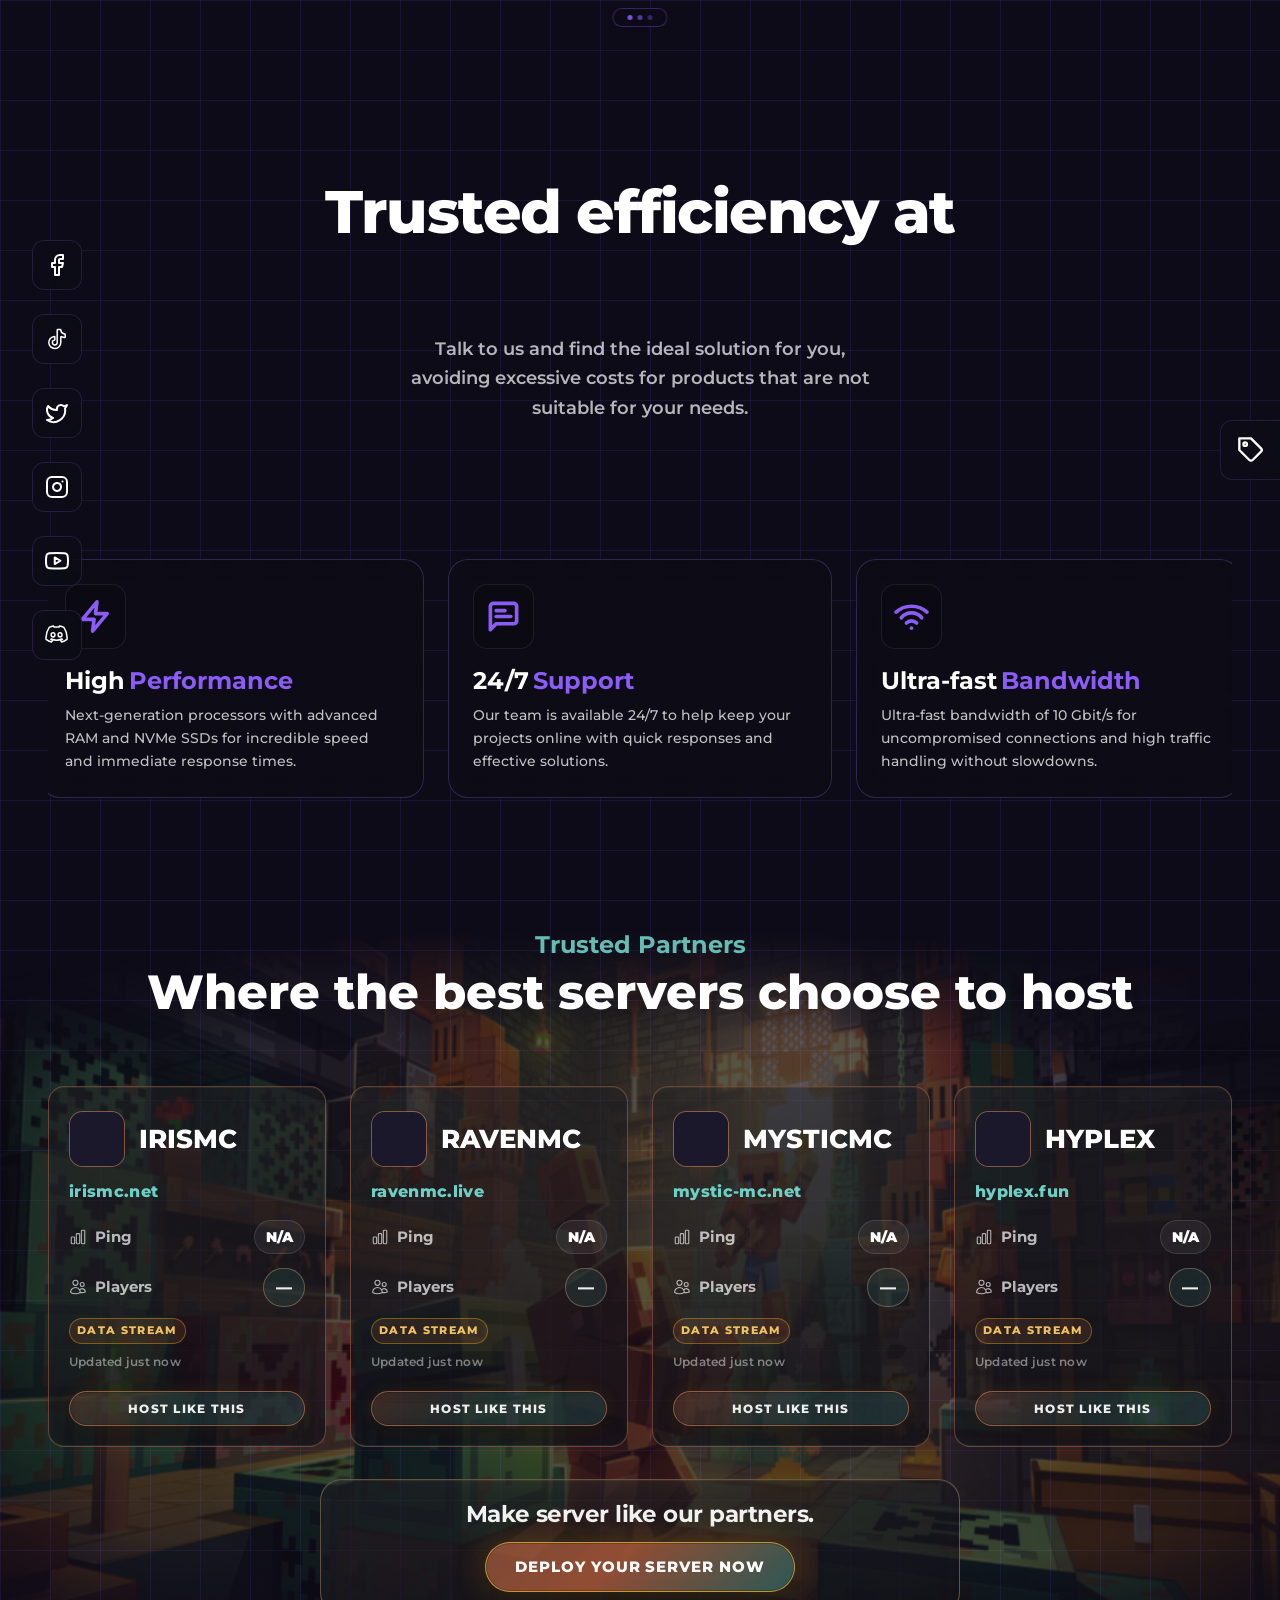
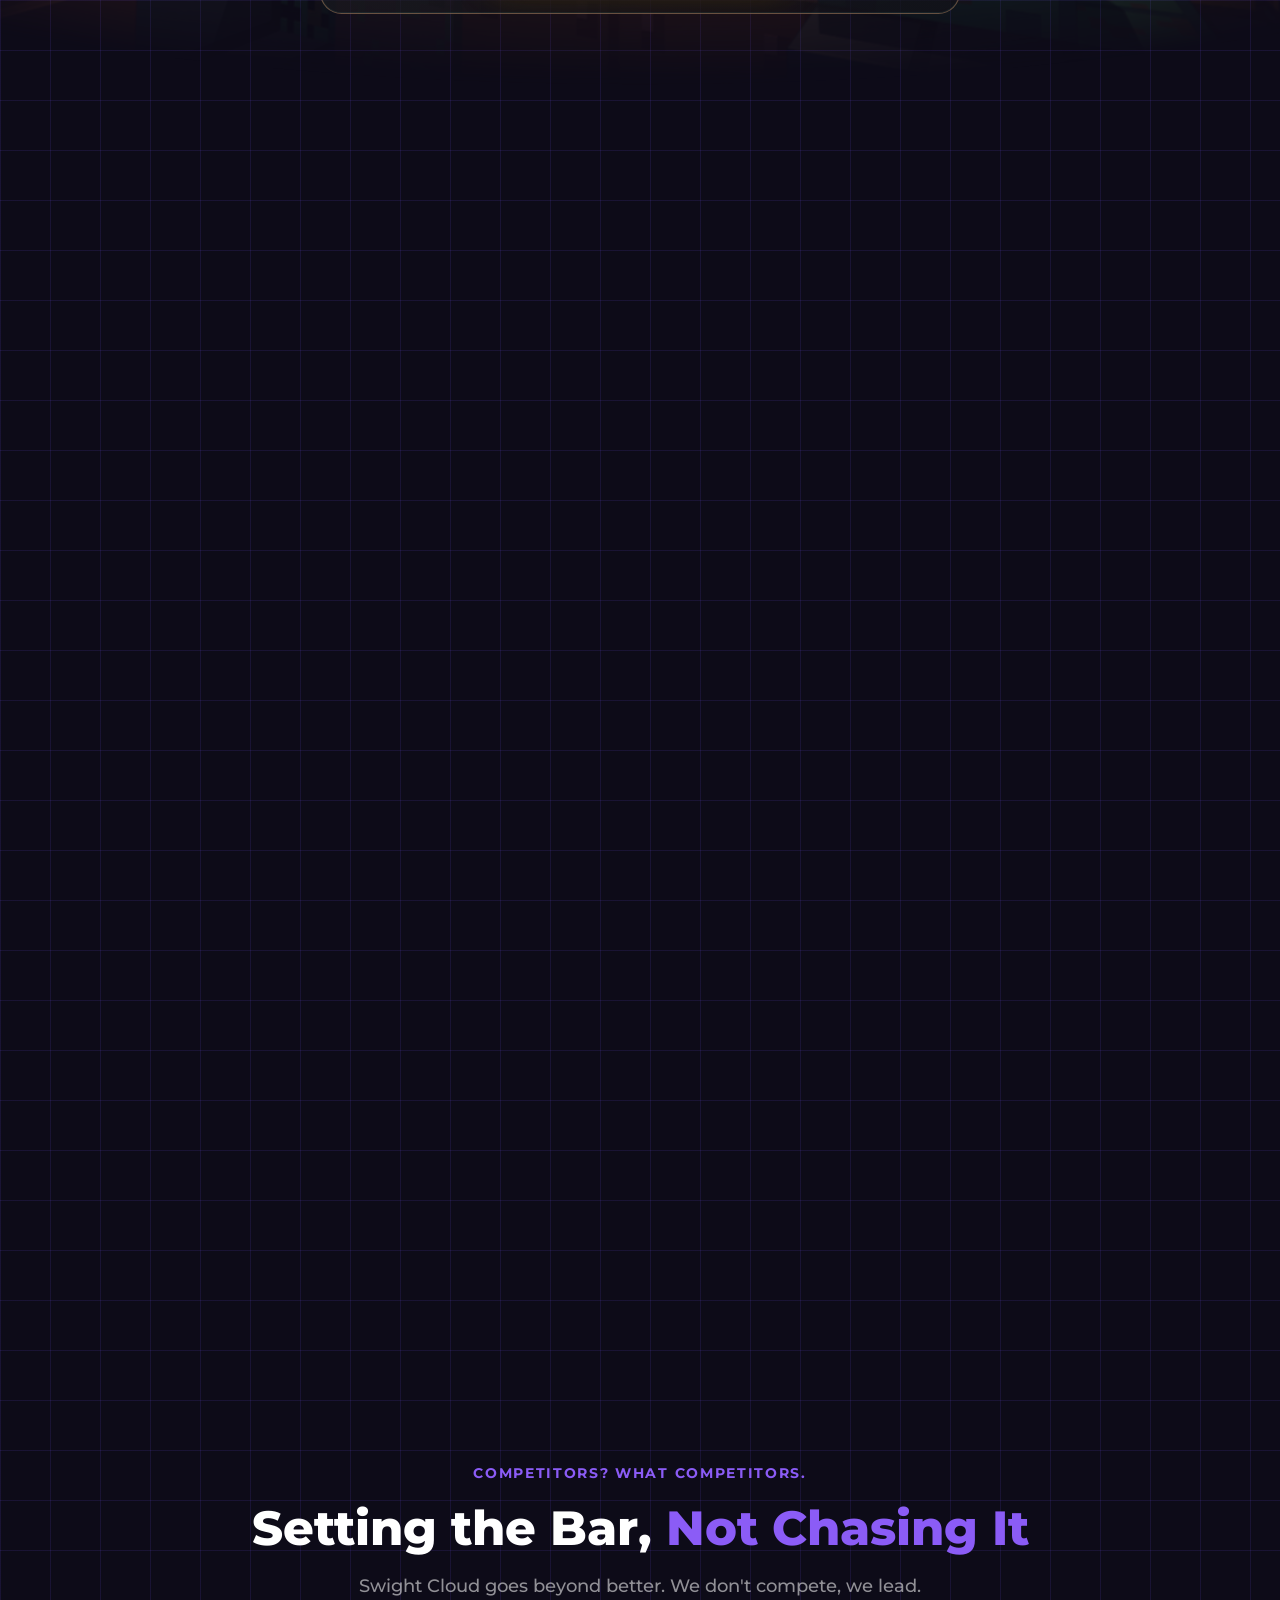
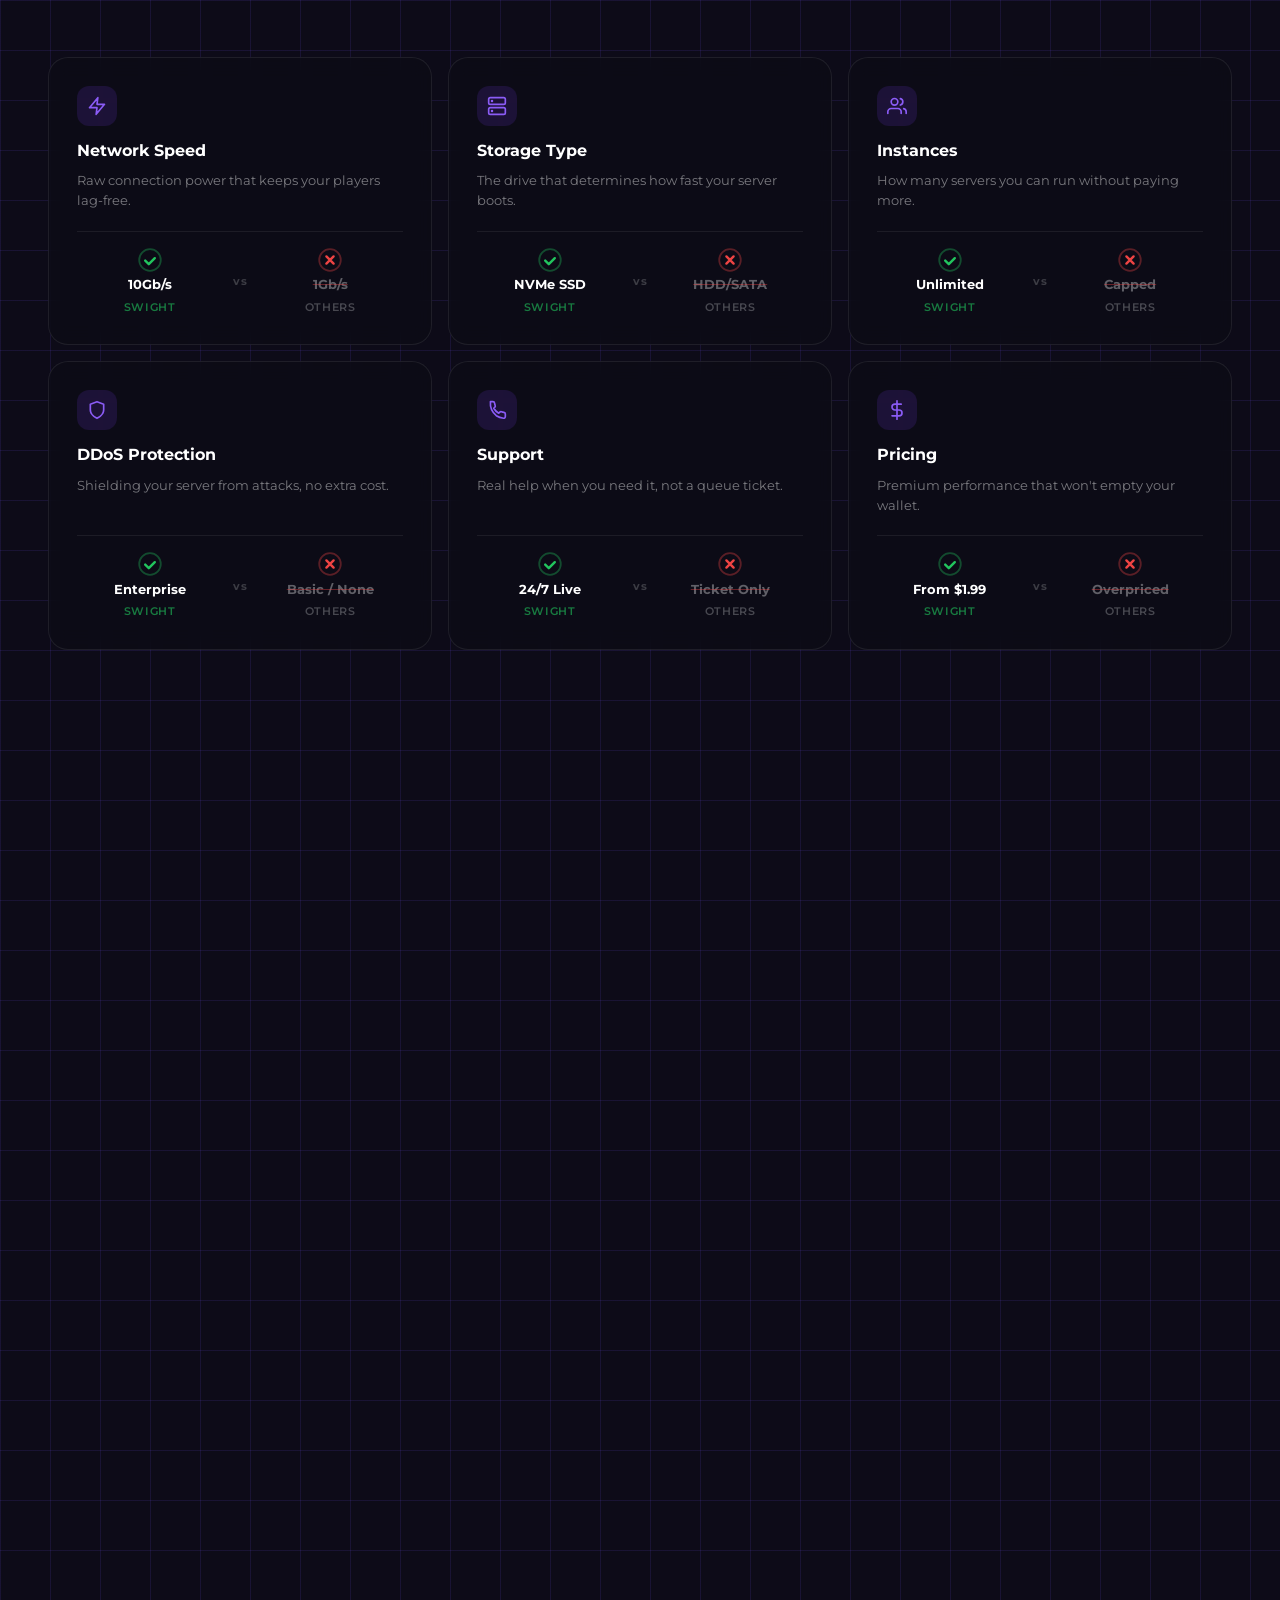
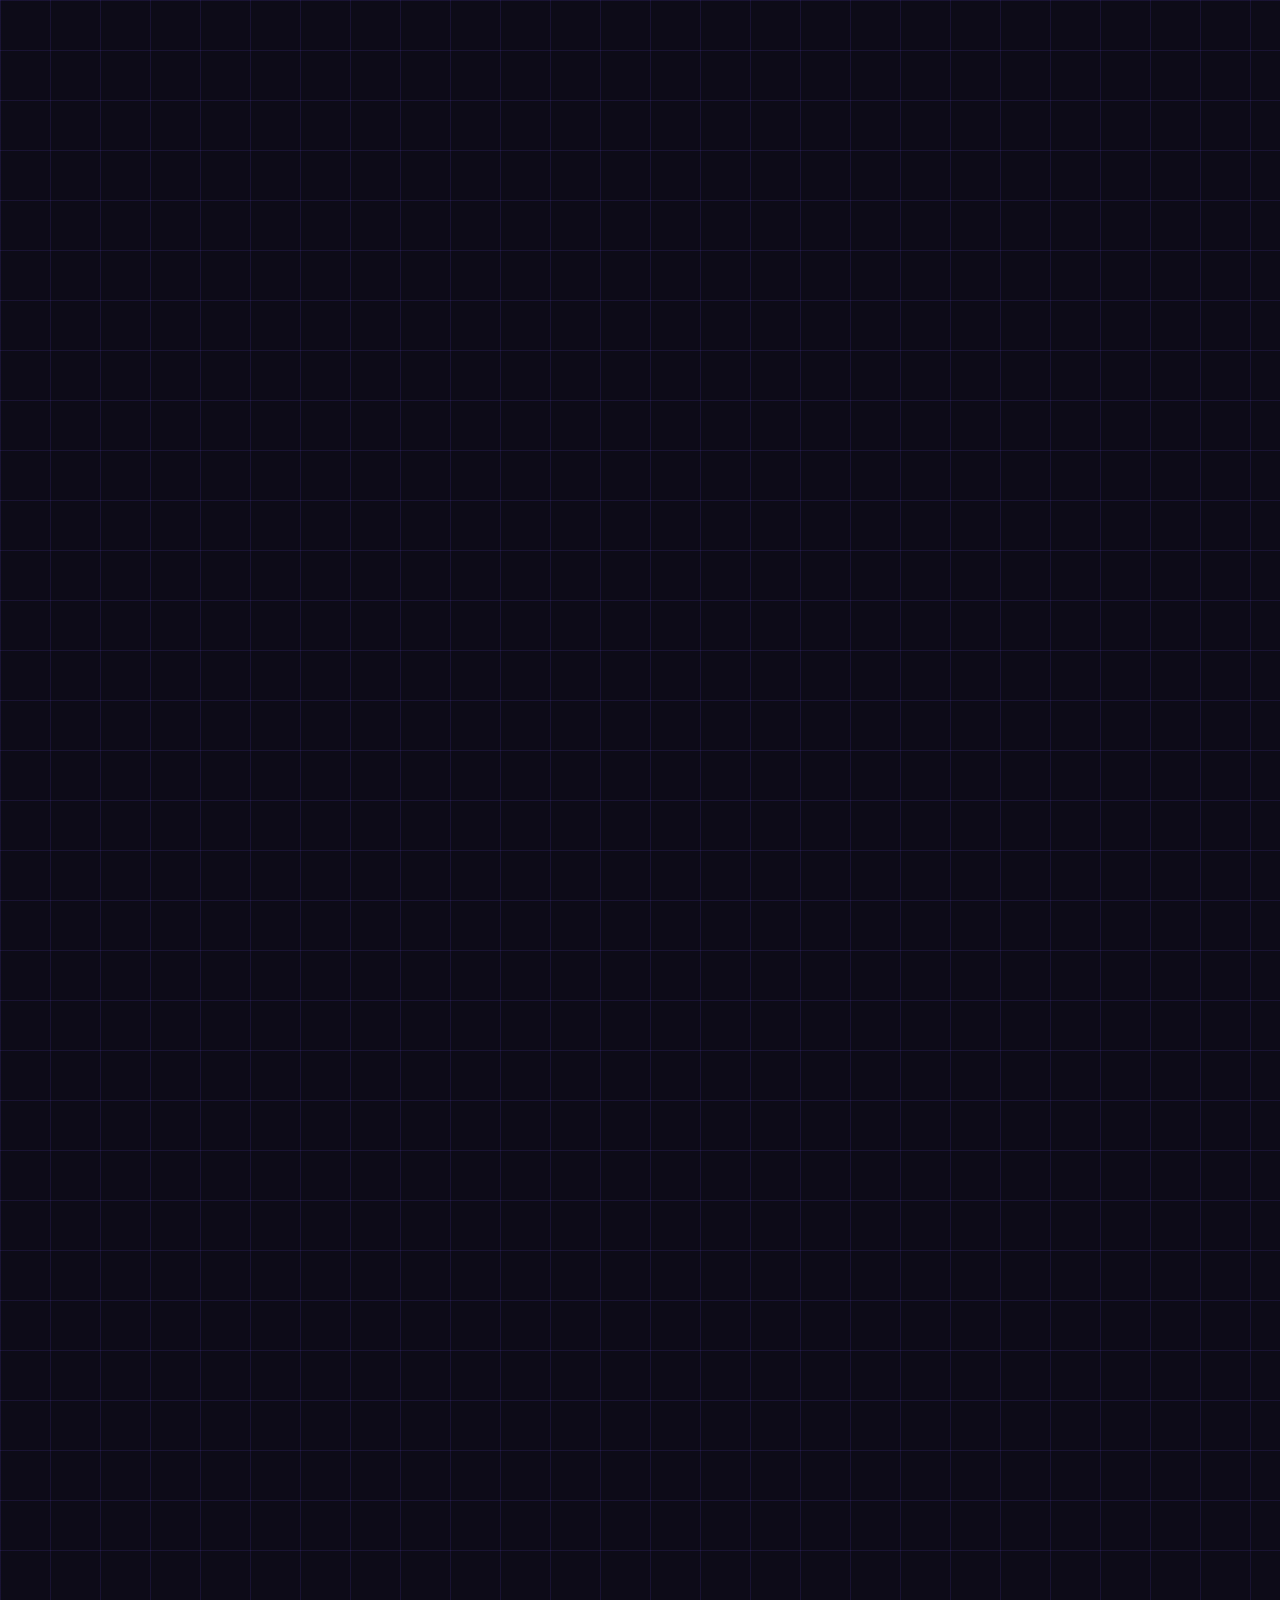
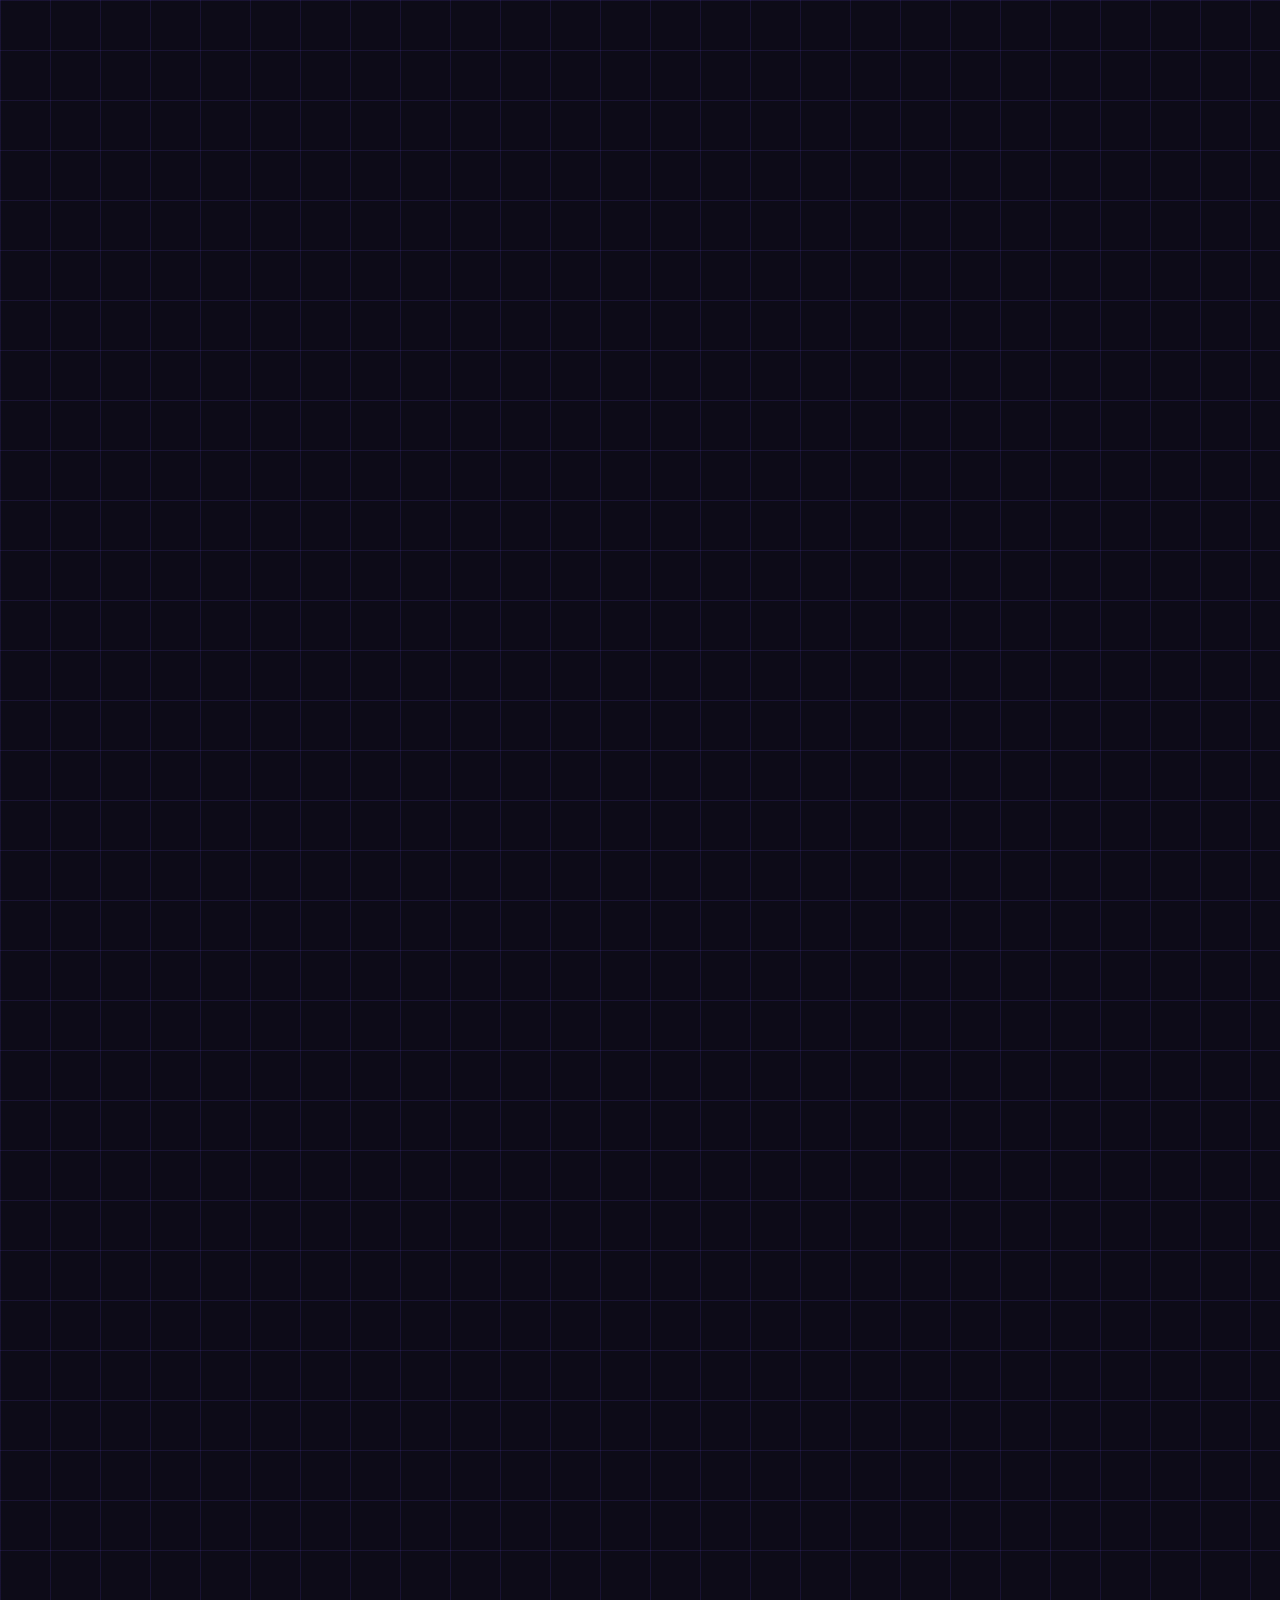
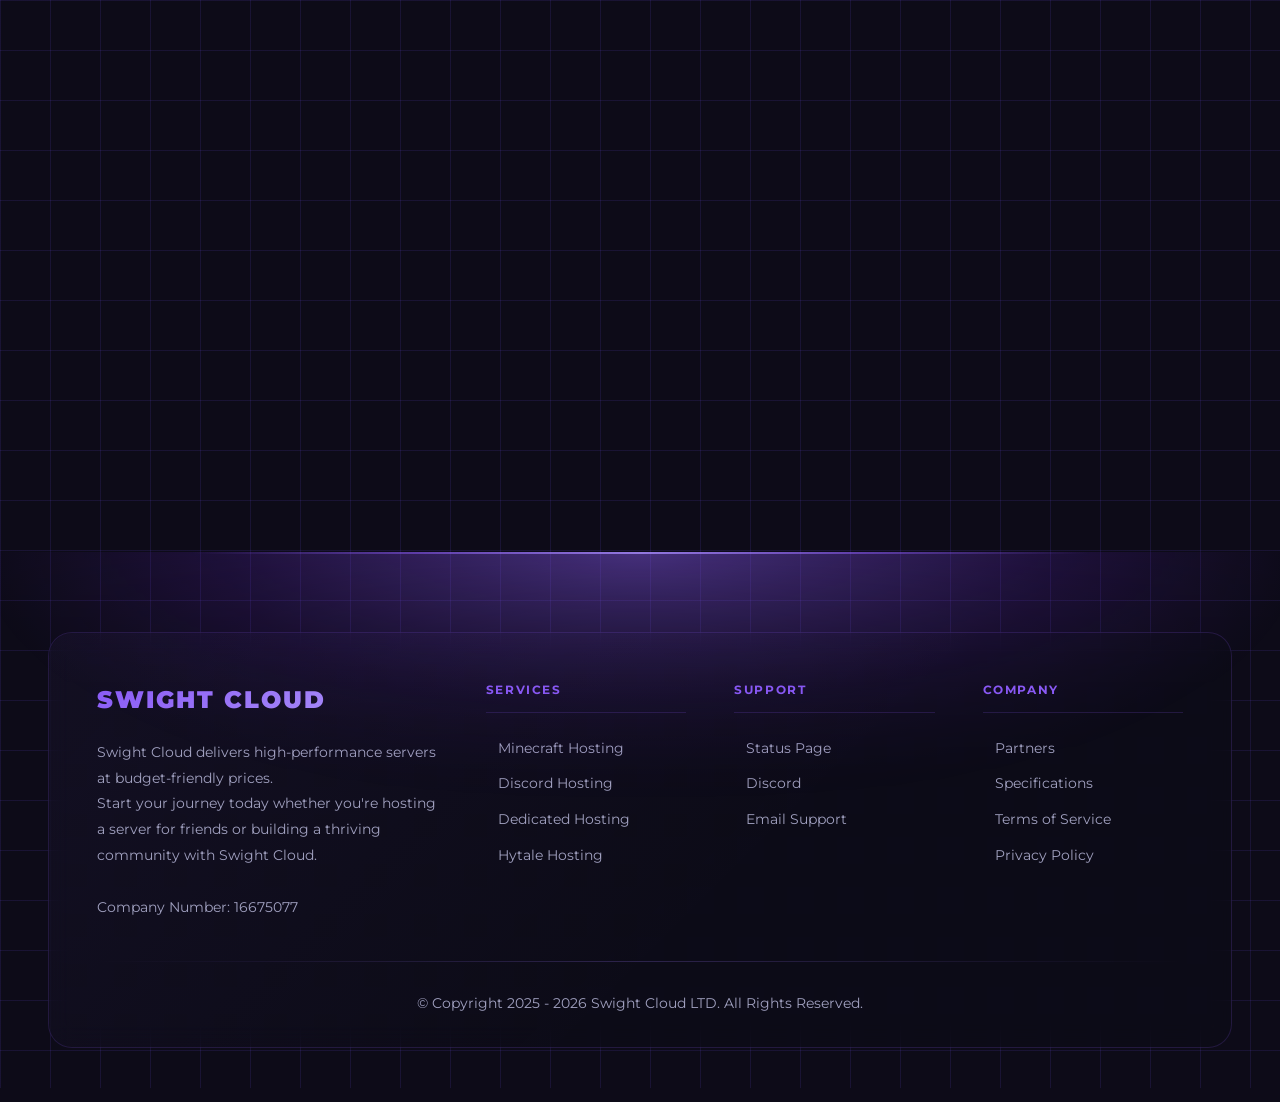
<file: index.html>
<!doctype html><html lang="en"><head><meta charset="UTF-8"><meta content="width=device-width,initial-scale=1" name="viewport"><meta content="Swight Cloud — premium hosting for Minecraft, Discord, Hytale, and dedicated servers. Fast NVMe hardware, 10 Gb/s network, instant setup, plans from $1.99/month." name="description"><meta content="#0d0b18" name="theme-color"><title>Swight Cloud | Premium Game Server Hosting</title><link href="assets/images/logo.png" rel="icon" type="image/png"><link href="css/styles.css" rel="stylesheet"><link href="https://fonts.googleapis.com" rel="preconnect"><link href="https://fonts.gstatic.com" rel="preconnect" crossorigin><link href="https://code.tidio.co" rel="dns-prefetch"><link href="https://code.tidio.co" rel="preconnect" crossorigin><link href="https://api.mcsrvstat.us" rel="dns-prefetch"><link href="https://api.mcstatus.io" rel="dns-prefetch"><link href="https://fonts.googleapis.com/css2?family=Montserrat:wght@300;400;500;600;700;800;900&display=swap" rel="preload" as="style" onload='this.onload=null,this.rel="stylesheet"'><noscript><link href="https://fonts.googleapis.com/css2?family=Montserrat:wght@300;400;500;600;700;800;900&display=swap" rel="stylesheet"></noscript><meta content="Swight Cloud" name="author"><meta content="minecraft hosting, discord bot hosting, hytale hosting, dedicated server hosting, game server hosting, affordable hosting" name="keywords"><meta content="index, follow" name="robots"><link href="https://swight.cloud/" rel="canonical"><meta content="website" property="og:type"><meta content="Swight Cloud" property="og:site_name"><meta content="https://swight.cloud/" property="og:url"><meta content="Swight Cloud | Premium Game Server Hosting" property="og:title"><meta content="Swight Cloud — premium hosting for Minecraft, Discord, Hytale, and dedicated servers. Fast NVMe hardware, 10 Gb/s network, instant setup, plans from $1.99/month." property="og:description"><meta content="https://swight.cloud/assets/images/logo.png" property="og:image"><meta content="summary" name="twitter:card"><meta content="@swightcloud" name="twitter:site"><meta content="Swight Cloud | Premium Game Server Hosting" name="twitter:title"><meta content="Swight Cloud — premium hosting for Minecraft, Discord, Hytale, and dedicated servers. Fast NVMe hardware, 10 Gb/s network, instant setup, plans from $1.99/month." name="twitter:description"><meta content="https://swight.cloud/assets/images/logo.png" name="twitter:image"></head><body><div aria-hidden="true" id="page-preloader"><div class="preloader-spinner"></div></div><noscript><style>#page-preloader{display:none}</style></noscript><a href="#main" class="skip-link">Skip to main content</a><div class="clouds" id="clouds"></div><aside class="social-sidebar"><div class="social-links"><a href="https://www.facebook.com/swightcloud" class="social-link" rel="noopener noreferrer" target="_blank" aria-label="Facebook"><svg viewBox="0 0 24 24" fill="none" height="24" width="24" stroke="currentColor" stroke-width="2" stroke-linecap="round" stroke-linejoin="round"><path d="M18 2h-3a5 5 0 0 0-5 5v3H7v4h3v8h4v-8h3l1-4h-4V7a1 1 0 0 1 1-1h3z"/></svg> </a><a href="https://www.tiktok.com/@swightcloud" class="social-link" rel="noopener noreferrer" target="_blank" aria-label="TikTok"><svg viewBox="0 0 24 24" fill="none" height="24" width="24" stroke="currentColor" stroke-width="1.5" stroke-linecap="round" stroke-linejoin="round" aria-hidden="true" xmlns="http://www.w3.org/2000/svg"><path d="M20.2 10.1c0 .22-.18.401-.4.39a8 8 0 0 1-3.362-.93c-.281-.15-.638.045-.638.364V15.5a6 6 0 1 1-6.4-5.987a.38.38 0 0 1 .4.387v2.8c0 .22-.18.397-.398.433A2.4 2.4 0 1 0 12.2 15.5V2.9a.4.4 0 0 1 .4-.4h2.8a.43.43 0 0 1 .418.4a4.4 4.4 0 0 0 3.983 3.982c.22.02.4.197.4.418z" stroke-linecap="round" stroke="currentColor" stroke-width="1.5" stroke-linejoin="round" fill="none"/></svg> </a><a href="https://x.com/swightcloud" class="social-link" rel="noopener noreferrer" target="_blank" aria-label="Twitter/X"><svg viewBox="0 0 24 24" fill="none" height="24" width="24" stroke="currentColor" stroke-width="2" stroke-linecap="round" stroke-linejoin="round"><path d="M22 4s-.7 2.1-2 3.4c1.6 10-9.4 17.3-18 11.6 2.2.1 4.4-.6 6-2C3 15.5.5 9.6 3 5c2.2 2.6 5.6 4.1 9 4-.9-4.2 4-6.6 7-3.8 1.1 0 3-1.2 3-1.2z"/></svg> </a><a href="https://www.instagram.com/swightcloud/" class="social-link" rel="noopener noreferrer" target="_blank" aria-label="Instagram"><svg viewBox="0 0 24 24" fill="none" height="24" width="24" stroke="currentColor" stroke-width="2" stroke-linecap="round" stroke-linejoin="round"><rect height="20" rx="5" width="20" x="2" y="2" ry="5"/><path d="M16 11.37A4 4 0 1 1 12.63 8 4 4 0 0 1 16 11.37z"/><line x1="17.5" x2="17.51" y1="6.5" y2="6.5"/></svg> </a><a href="https://www.youtube.com/@SwightCloud" class="social-link" rel="noopener noreferrer" target="_blank" aria-label="YouTube"><svg viewBox="0 0 24 24" fill="none" height="24" width="24" stroke="currentColor" stroke-width="2" stroke-linecap="round" stroke-linejoin="round"><path d="M22.54 6.42a2.78 2.78 0 0 0-1.94-2C18.88 4 12 4 12 4s-6.88 0-8.6.46a2.78 2.78 0 0 0-1.94 2A29 29 0 0 0 1 11.75a29 29 0 0 0 .46 5.33A2.78 2.78 0 0 0 3.4 19c1.72.46 8.6.46 8.6.46s6.88 0 8.6-.46a2.78 2.78 0 0 0 1.94-2 29 29 0 0 0 .46-5.25 29 29 0 0 0-.46-5.33z"/><polygon points="9.75 15.02 15.5 11.75 9.75 8.48 9.75 15.02"/></svg> </a><a href="https://discord.gg/swightcloud" class="social-link" rel="noopener noreferrer" target="_blank" aria-label="Discord"><svg viewBox="0 0 24 24" fill="none" height="24" width="24" xmlns="http://www.w3.org/2000/svg"><path d="M18.8943 4.34399C17.5183 3.71467 16.057 3.256 14.5317 3C14.3396 3.33067 14.1263 3.77866 13.977 4.13067C12.3546 3.89599 10.7439 3.89599 9.14391 4.13067C8.99457 3.77866 8.77056 3.33067 8.58922 3C7.05325 3.256 5.59191 3.71467 4.22552 4.34399C1.46286 8.41865 0.716188 12.3973 1.08952 16.3226C2.92418 17.6559 4.69486 18.4666 6.4346 19C6.86126 18.424 7.24527 17.8053 7.57594 17.1546C6.9466 16.92 6.34927 16.632 5.77327 16.2906C5.9226 16.184 6.07194 16.0667 6.21061 15.9493C9.68793 17.5387 13.4543 17.5387 16.889 15.9493C17.0383 16.0667 17.177 16.184 17.3263 16.2906C16.7503 16.632 16.153 16.92 15.5236 17.1546C15.8543 17.8053 16.2383 18.424 16.665 19C18.4036 18.4666 20.185 17.6559 22.01 16.3226C22.4687 11.7787 21.2836 7.83202 18.8943 4.34399ZM8.05593 13.9013C7.01058 13.9013 6.15725 12.952 6.15725 11.7893C6.15725 10.6267 6.98925 9.67731 8.05593 9.67731C9.11191 9.67731 9.97588 10.6267 9.95454 11.7893C9.95454 12.952 9.11191 13.9013 8.05593 13.9013ZM15.065 13.9013C14.0196 13.9013 13.1652 12.952 13.1652 11.7893C13.1652 10.6267 13.9983 9.67731 15.065 9.67731C16.121 9.67731 16.985 10.6267 16.9636 11.7893C16.9636 12.952 16.1317 13.9013 15.065 13.9013Z" stroke="currentColor" stroke-width="1.5" stroke-linejoin="round" fill="none"/></svg></a></div></aside><div class="nav-hover-zone" aria-hidden="true" id="navHoverZone"></div><div class="nav-indicator" aria-hidden="true" id="navIndicator"><span class="nav-indicator__dot"></span> <span class="nav-indicator__dot"></span> <span class="nav-indicator__dot"></span></div><nav aria-label="Main navigation" class="navbar" id="navbar"><div class="nav-container"><div class="logo"><a href="index.html" class="logo-link"><picture><source srcset="assets/images/logo.webp" type="image/webp"><img alt="SWIGHT CLOUD" src="assets/images/logo.png" decoding="async" height="50" width="50" class="logo-image" fetchpriority="high"></picture><div class="logo-text"><span class="logo-main">SWIGHT</span> <span class="logo-sub">CLOUD</span></div></a></div><ul class="nav-menu" id="navMenu"><li><a href="pages/minecraft.html" class="nav-link">MINECRAFT</a></li><li><a href="pages/discord.html" class="nav-link">DISCORD</a></li><li><a href="pages/dedicated.html" class="nav-link">DEDICATED</a></li><li><a href="pages/hytale.html" class="nav-link">HYTALE</a></li></ul><div class="nav-buttons"><div class="legal-dropdown"><button class="legal-button" type="button" aria-expanded="false" aria-controls="legalDropdown" id="legalButton" aria-haspopup="true"><svg viewBox="0 0 24 24" fill="none" height="18" width="18" stroke="currentColor" stroke-width="2.5" stroke-linecap="round" stroke-linejoin="round"><path d="M14 2H6a2 2 0 0 0-2 2v16a2 2 0 0 0 2 2h12a2 2 0 0 0 2-2V8z"/><polyline points="14 2 14 8 20 8"/><line x1="16" x2="8" y1="13" y2="13"/><line x1="16" x2="8" y1="17" y2="17"/><polyline points="10 9 9 9 8 9"/></svg> <span>Legal</span></button><div class="legal-dropdown-menu" id="legalDropdown"><a href="pages/important.html#partners" class="legal-dropdown-item"><svg viewBox="0 0 24 24" fill="none" height="18" width="18" stroke="currentColor" stroke-width="2.5" stroke-linecap="round" stroke-linejoin="round"><path d="M17 21v-2a4 4 0 0 0-4-4H5a4 4 0 0 0-4 4v2"/><circle cx="9" cy="7" r="4"/><path d="M23 21v-2a4 4 0 0 0-3-3.87"/><path d="M16 3.13a4 4 0 0 1 0 7.75"/></svg> <span>Partners</span> </a><a href="pages/important.html#terms" class="legal-dropdown-item"><svg viewBox="0 0 24 24" fill="none" height="18" width="18" stroke="currentColor" stroke-width="2.5" stroke-linecap="round" stroke-linejoin="round"><path d="M14 2H6a2 2 0 0 0-2 2v16a2 2 0 0 0 2 2h12a2 2 0 0 0 2-2V8z"/><polyline points="14 2 14 8 20 8"/><line x1="16" x2="8" y1="13" y2="13"/><line x1="16" x2="8" y1="17" y2="17"/></svg> <span>Terms of Service</span> </a><a href="pages/important.html#privacy" class="legal-dropdown-item"><svg viewBox="0 0 24 24" fill="none" height="18" width="18" stroke="currentColor" stroke-width="2.5" stroke-linecap="round" stroke-linejoin="round"><rect height="11" rx="2" width="18" x="3" y="11" ry="2"/><path d="M7 11V7a5 5 0 0 1 10 0v4"/></svg> <span>Privacy Policy</span></a></div></div><div class="login-dropdown"><button class="login-button" type="button" aria-expanded="false" aria-controls="loginDropdown" id="loginButton" aria-haspopup="true"><svg viewBox="0 0 24 24" fill="none" height="18" width="18" stroke="currentColor" stroke-width="2.5" stroke-linecap="round" stroke-linejoin="round"><path d="M15 3h4a2 2 0 0 1 2 2v14a2 2 0 0 1-2 2h-4"/><polyline points="10 17 15 12 10 7"/><line x1="15" x2="3" y1="12" y2="12"/></svg> <span>Login</span></button><div class="login-dropdown-menu" id="loginDropdown"><a href="https://panel.swight.cloud/" class="login-dropdown-item" rel="noopener noreferrer" target="_blank"><svg viewBox="0 0 24 24" fill="none" height="18" width="18" stroke="currentColor" stroke-width="2.5" stroke-linecap="round" stroke-linejoin="round"><path d="M20 21v-2a4 4 0 0 0-4-4H8a4 4 0 0 0-4 4v2"/><circle cx="12" cy="7" r="4"/></svg> <span>Panel</span> </a><a href="https://billing.swight.cloud/" class="login-dropdown-item" rel="noopener noreferrer" target="_blank"><svg viewBox="0 0 24 24" fill="none" height="18" width="18" stroke="currentColor" stroke-width="2.5" stroke-linecap="round" stroke-linejoin="round"><rect height="16" rx="2" width="22" x="1" y="4" ry="2"/><line x1="1" x2="23" y1="10" y2="10"/><path d="M7 16h.01M15 16h.01"/></svg> <span>Billing</span></a></div></div></div><button class="hamburger" type="button" aria-expanded="false" aria-controls="navMenu" id="hamburger" aria-label="Open navigation menu"><span></span> <span></span> <span></span></button></div></nav><main id="main"><section class="hero-new" id="home"><div class="container"><div class="hero-split"><div class="hero-content-new"><h1 class="hero-title-new">Trusted efficiency at <span class="hero-speed-showcase" aria-label="10Gb/s"><span class="hero-speed-item"><svg viewBox="0 0 20 20" fill="none" aria-hidden="true" class="speed-icon" xmlns="http://www.w3.org/2000/svg"><circle cx="10" cy="10" r="9" stroke="rgba(239,68,68,0.5)" stroke-width="1.5"/><path d="M7 7l6 6M13 7l-6 6" stroke-linecap="round" stroke="#ef4444" stroke-width="2"/></svg> <span class="speed-label speed-label--rejected">1Gb/s</span> </span><span class="hero-speed-item"><svg viewBox="0 0 20 20" fill="none" aria-hidden="true" class="speed-icon" xmlns="http://www.w3.org/2000/svg"><circle cx="10" cy="10" r="9" stroke="rgba(239,68,68,0.5)" stroke-width="1.5"/><path d="M7 7l6 6M13 7l-6 6" stroke-linecap="round" stroke="#ef4444" stroke-width="2"/></svg> <span class="speed-label speed-label--rejected">5Gb/s</span> </span><span class="hero-speed-item hero-speed-item--winner"><svg viewBox="0 0 20 20" fill="none" aria-hidden="true" class="speed-icon" xmlns="http://www.w3.org/2000/svg"><circle cx="10" cy="10" r="9" stroke="rgba(34,197,94,0.5)" stroke-width="1.5"/><path d="M6 10.5l3 3 5-5" stroke-linecap="round" stroke="#22c55e" stroke-width="2" stroke-linejoin="round"/></svg> <span class="highlight-purple speed-label">10Gb/s</span>.</span></span></h1><p class="hero-subtitle-new">Talk to us and find the ideal solution for you, avoiding excessive costs for products that are not suitable for your needs.</p></div></div><div class="features-grid-new"><div class="feature-card-new"><div class="feature-icon-new"><svg viewBox="0 0 24 24" fill="none" height="40" width="40" xmlns="http://www.w3.org/2000/svg"><path d="M13 2L3 14h8l-1 8 10-12h-8l1-8z" stroke-linecap="round" stroke="#8b5cf6" stroke-width="2.5" stroke-linejoin="round" fill="none"/></svg></div><h3 class="feature-title-new">High <span class="highlight-purple">Performance</span></h3><p class="feature-description-new">Next-generation processors with advanced RAM and NVMe SSDs for incredible speed and immediate response times.</p></div><div class="feature-card-new"><div class="feature-icon-new"><svg viewBox="0 0 24 24" fill="none" height="40" width="40" xmlns="http://www.w3.org/2000/svg"><path d="M21 15a2 2 0 0 1-2 2H7l-4 4V5a2 2 0 0 1 2-2h14a2 2 0 0 1 2 2z" stroke-linecap="round" stroke="#8b5cf6" stroke-width="2.5" stroke-linejoin="round" fill="none"/><path d="M13 8H7" stroke-linecap="round" stroke="#8b5cf6" stroke-width="2.5" stroke-linejoin="round" fill="none"/><path d="M17 12H7" stroke-linecap="round" stroke="#8b5cf6" stroke-width="2.5" stroke-linejoin="round" fill="none"/></svg></div><h3 class="feature-title-new">24/7 <span class="highlight-purple">Support</span></h3><p class="feature-description-new">Our team is available 24/7 to help keep your projects online with quick responses and effective solutions.</p></div><div class="feature-card-new"><div class="feature-icon-new"><svg viewBox="0 0 24 24" fill="none" height="40" width="40" xmlns="http://www.w3.org/2000/svg"><path d="M12 20h.01" stroke-linecap="round" stroke="#8b5cf6" stroke-width="2.5" stroke-linejoin="round"/><path d="M8.5 16.429a5 5 0 0 1 7 0" stroke-linecap="round" stroke="#8b5cf6" stroke-width="2.5" stroke-linejoin="round"/><path d="M5 12.859a9 9 0 0 1 14 0" stroke-linecap="round" stroke="#8b5cf6" stroke-width="2.5" stroke-linejoin="round"/><path d="M1.42 9a16 16 0 0 1 21.16 0" stroke-linecap="round" stroke="#8b5cf6" stroke-width="2.5" stroke-linejoin="round"/></svg></div><h3 class="feature-title-new">Ultra-fast <span class="highlight-purple">Bandwidth</span></h3><p class="feature-description-new">Ultra-fast bandwidth of 10 Gbit/s for uncompromised connections and high traffic handling without slowdowns.</p></div></div><div class="curved-line-container"><svg viewBox="0 0 2200 100" class="curved-line" preserveAspectRatio="none"><path d="M0,80 Q1100,20 2200,80" stroke-linecap="round" stroke="rgba(139, 92, 246, 0.6)" stroke-width="3" fill="none"/></svg></div></div></section><section class="minecraft-servers" id="minecraft-servers" aria-labelledby="minecraft-partners-heading"><div class="container container--wide"><div class="pricing-header"><p class="pricing-subtitle">Trusted Partners</p><h2 class="pricing-title" id="minecraft-partners-heading">Where the best servers choose to host</h2></div><div class="mc-servers-grid" role="list" aria-label="Partner Minecraft servers and live status"><article class="mc-server-card" data-mc-cta-label="IrisMC" data-mc-port="25565" data-mc-server="irismc.net" role="listitem"><div class="mc-server-head"><div class="mc-server-photo"><img alt="" src="[data-uri]" decoding="async" height="56" width="56" aria-hidden="true"></div><h3 class="mc-server-name">IRISMC</h3></div><p class="mc-server-address"><span class="mc-server-address-ip">irismc.net</span></p><div class="mc-server-stats" data-mc-no-cta><div class="mc-server-status-row"><span class="mc-server-status-label"><svg viewBox="0 0 24 24" fill="none" height="18" width="18" class="mc-row-icon" aria-hidden="true"><path d="M3 13.125C3 12.504 3.504 12 4.125 12h2.25c.621 0 1.125.504 1.125 1.125v6.75C7.5 20.496 6.996 21 6.375 21h-2.25A1.125 1.125 0 0 1 3 19.875v-6.75ZM9.75 8.625c0-.621.504-1.125 1.125-1.125h2.25c.621 0 1.125.504 1.125 1.125v11.25c0 .621-.504 1.125-1.125 1.125h-2.25a1.125 1.125 0 0 1-1.125-1.125V8.625ZM16.5 4.125c0-.621.504-1.125 1.125-1.125h2.25C20.496 3 21 3.504 21 4.125v15.75c0 .621-.504 1.125-1.125 1.125h-2.25a1.125 1.125 0 0 1-1.125-1.125V4.125Z" stroke-linecap="round" stroke="currentColor" stroke-width="1.5" stroke-linejoin="round"/></svg> <span>Ping</span> </span><span class="mc-server-status-badge" data-mc-status-badge role="status"><span class="mc-status-badge__label">Checking…</span></span></div><div class="mc-server-players-row"><span class="mc-server-players-label"><svg viewBox="0 0 24 24" fill="none" height="18" width="18" class="mc-row-icon" aria-hidden="true"><path d="M15 19.128a9.38 9.38 0 0 0 2.625.372 9.337 9.337 0 0 0 4.121-.952 4.125 4.125 0 0 0-7.533-2.493M15 19.128v-.003c0-1.113-.285-2.16-.786-3.07M15 19.128v.106A12.318 12.318 0 0 1 8.624 21c-2.331 0-4.512-.645-6.374-1.766l-.001-.109a6.375 6.375 0 0 1 11.964-3.07M12 6.375a3.375 3.375 0 1 1-6.75 0 3.375 3.375 0 0 1 6.75 0Zm8.25 2.25a2.625 2.625 0 1 1-5.25 0 2.625 2.625 0 0 1 5.25 0Z" stroke-linecap="round" stroke="currentColor" stroke-width="1.5" stroke-linejoin="round"/></svg> <span>Players</span> </span><span class="mc-server-players-value" data-mc-no-cta data-mc-players-value-wrap tabindex="0"><span class="mc-server-players-badge" aria-live="polite" data-mc-players-badge><span class="mc-players-trend" data-mc-players-trend></span> <span class="mc-players-count" data-mc-players-online>—</span><span class="mc-players-max-wrap" data-mc-players-max-wrap hidden><span class="mc-players-slash">/</span><span data-mc-players-max></span></span></span></span></div><div class="mc-server-live-meta"><span class="mc-server-live-pill">Data stream</span> <span class="mc-server-updated" data-mc-last-updated></span></div><button class="mc-server-card__host-btn" type="button" aria-label="View Minecraft hosting plans, similar to IrisMC">Host like this</button></div></article><article class="mc-server-card" data-mc-cta-label="RavenMC" data-mc-port="25565" data-mc-server="ravenmc.live" role="listitem"><div class="mc-server-head"><div class="mc-server-photo"><img alt="" src="[data-uri]" decoding="async" height="56" width="56" aria-hidden="true"></div><h3 class="mc-server-name">RAVENMC</h3></div><p class="mc-server-address"><span class="mc-server-address-ip">ravenmc.live</span></p><div class="mc-server-stats" data-mc-no-cta><div class="mc-server-status-row"><span class="mc-server-status-label"><svg viewBox="0 0 24 24" fill="none" height="18" width="18" class="mc-row-icon" aria-hidden="true"><path d="M3 13.125C3 12.504 3.504 12 4.125 12h2.25c.621 0 1.125.504 1.125 1.125v6.75C7.5 20.496 6.996 21 6.375 21h-2.25A1.125 1.125 0 0 1 3 19.875v-6.75ZM9.75 8.625c0-.621.504-1.125 1.125-1.125h2.25c.621 0 1.125.504 1.125 1.125v11.25c0 .621-.504 1.125-1.125 1.125h-2.25a1.125 1.125 0 0 1-1.125-1.125V8.625ZM16.5 4.125c0-.621.504-1.125 1.125-1.125h2.25C20.496 3 21 3.504 21 4.125v15.75c0 .621-.504 1.125-1.125 1.125h-2.25a1.125 1.125 0 0 1-1.125-1.125V4.125Z" stroke-linecap="round" stroke="currentColor" stroke-width="1.5" stroke-linejoin="round"/></svg> <span>Ping</span> </span><span class="mc-server-status-badge" data-mc-status-badge role="status"><span class="mc-status-badge__label">Checking…</span></span></div><div class="mc-server-players-row"><span class="mc-server-players-label"><svg viewBox="0 0 24 24" fill="none" height="18" width="18" class="mc-row-icon" aria-hidden="true"><path d="M15 19.128a9.38 9.38 0 0 0 2.625.372 9.337 9.337 0 0 0 4.121-.952 4.125 4.125 0 0 0-7.533-2.493M15 19.128v-.003c0-1.113-.285-2.16-.786-3.07M15 19.128v.106A12.318 12.318 0 0 1 8.624 21c-2.331 0-4.512-.645-6.374-1.766l-.001-.109a6.375 6.375 0 0 1 11.964-3.07M12 6.375a3.375 3.375 0 1 1-6.75 0 3.375 3.375 0 0 1 6.75 0Zm8.25 2.25a2.625 2.625 0 1 1-5.25 0 2.625 2.625 0 0 1 5.25 0Z" stroke-linecap="round" stroke="currentColor" stroke-width="1.5" stroke-linejoin="round"/></svg> <span>Players</span> </span><span class="mc-server-players-value" data-mc-no-cta data-mc-players-value-wrap tabindex="0"><span class="mc-server-players-badge" aria-live="polite" data-mc-players-badge><span class="mc-players-trend" data-mc-players-trend></span> <span class="mc-players-count" data-mc-players-online>—</span><span class="mc-players-max-wrap" data-mc-players-max-wrap hidden><span class="mc-players-slash">/</span><span data-mc-players-max></span></span></span></span></div><div class="mc-server-live-meta"><span class="mc-server-live-pill">Data stream</span> <span class="mc-server-updated" data-mc-last-updated></span></div><button class="mc-server-card__host-btn" type="button" aria-label="View Minecraft hosting plans, similar to RavenMC">Host like this</button></div></article><article class="mc-server-card" data-mc-cta-label="MysticMC" data-mc-port="25565" data-mc-server="mystic-mc.net" role="listitem"><div class="mc-server-head"><div class="mc-server-photo"><img alt="" src="[data-uri]" decoding="async" height="56" width="56" aria-hidden="true"></div><h3 class="mc-server-name">MYSTICMC</h3></div><p class="mc-server-address"><span class="mc-server-address-ip">mystic-mc.net</span></p><div class="mc-server-stats" data-mc-no-cta><div class="mc-server-status-row"><span class="mc-server-status-label"><svg viewBox="0 0 24 24" fill="none" height="18" width="18" class="mc-row-icon" aria-hidden="true"><path d="M3 13.125C3 12.504 3.504 12 4.125 12h2.25c.621 0 1.125.504 1.125 1.125v6.75C7.5 20.496 6.996 21 6.375 21h-2.25A1.125 1.125 0 0 1 3 19.875v-6.75ZM9.75 8.625c0-.621.504-1.125 1.125-1.125h2.25c.621 0 1.125.504 1.125 1.125v11.25c0 .621-.504 1.125-1.125 1.125h-2.25a1.125 1.125 0 0 1-1.125-1.125V8.625ZM16.5 4.125c0-.621.504-1.125 1.125-1.125h2.25C20.496 3 21 3.504 21 4.125v15.75c0 .621-.504 1.125-1.125 1.125h-2.25a1.125 1.125 0 0 1-1.125-1.125V4.125Z" stroke-linecap="round" stroke="currentColor" stroke-width="1.5" stroke-linejoin="round"/></svg> <span>Ping</span> </span><span class="mc-server-status-badge" data-mc-status-badge role="status"><span class="mc-status-badge__label">Checking…</span></span></div><div class="mc-server-players-row"><span class="mc-server-players-label"><svg viewBox="0 0 24 24" fill="none" height="18" width="18" class="mc-row-icon" aria-hidden="true"><path d="M15 19.128a9.38 9.38 0 0 0 2.625.372 9.337 9.337 0 0 0 4.121-.952 4.125 4.125 0 0 0-7.533-2.493M15 19.128v-.003c0-1.113-.285-2.16-.786-3.07M15 19.128v.106A12.318 12.318 0 0 1 8.624 21c-2.331 0-4.512-.645-6.374-1.766l-.001-.109a6.375 6.375 0 0 1 11.964-3.07M12 6.375a3.375 3.375 0 1 1-6.75 0 3.375 3.375 0 0 1 6.75 0Zm8.25 2.25a2.625 2.625 0 1 1-5.25 0 2.625 2.625 0 0 1 5.25 0Z" stroke-linecap="round" stroke="currentColor" stroke-width="1.5" stroke-linejoin="round"/></svg> <span>Players</span> </span><span class="mc-server-players-value" data-mc-no-cta data-mc-players-value-wrap tabindex="0"><span class="mc-server-players-badge" aria-live="polite" data-mc-players-badge><span class="mc-players-trend" data-mc-players-trend></span> <span class="mc-players-count" data-mc-players-online>—</span><span class="mc-players-max-wrap" data-mc-players-max-wrap hidden><span class="mc-players-slash">/</span><span data-mc-players-max></span></span></span></span></div><div class="mc-server-live-meta"><span class="mc-server-live-pill">Data stream</span> <span class="mc-server-updated" data-mc-last-updated></span></div><button class="mc-server-card__host-btn" type="button" aria-label="View Minecraft hosting plans, similar to MysticMC">Host like this</button></div></article><article class="mc-server-card" data-mc-cta-label="Hyplex" data-mc-port="25565" data-mc-server="hyplex.fun" role="listitem"><div class="mc-server-head"><div class="mc-server-photo"><img alt="" src="[data-uri]" decoding="async" height="56" width="56" aria-hidden="true"></div><h3 class="mc-server-name">HYPLEX</h3></div><p class="mc-server-address"><span class="mc-server-address-ip">hyplex.fun</span></p><div class="mc-server-stats" data-mc-no-cta><div class="mc-server-status-row"><span class="mc-server-status-label"><svg viewBox="0 0 24 24" fill="none" height="18" width="18" class="mc-row-icon" aria-hidden="true"><path d="M3 13.125C3 12.504 3.504 12 4.125 12h2.25c.621 0 1.125.504 1.125 1.125v6.75C7.5 20.496 6.996 21 6.375 21h-2.25A1.125 1.125 0 0 1 3 19.875v-6.75ZM9.75 8.625c0-.621.504-1.125 1.125-1.125h2.25c.621 0 1.125.504 1.125 1.125v11.25c0 .621-.504 1.125-1.125 1.125h-2.25a1.125 1.125 0 0 1-1.125-1.125V8.625ZM16.5 4.125c0-.621.504-1.125 1.125-1.125h2.25C20.496 3 21 3.504 21 4.125v15.75c0 .621-.504 1.125-1.125 1.125h-2.25a1.125 1.125 0 0 1-1.125-1.125V4.125Z" stroke-linecap="round" stroke="currentColor" stroke-width="1.5" stroke-linejoin="round"/></svg> <span>Ping</span> </span><span class="mc-server-status-badge" data-mc-status-badge role="status"><span class="mc-status-badge__label">Checking…</span></span></div><div class="mc-server-players-row"><span class="mc-server-players-label"><svg viewBox="0 0 24 24" fill="none" height="18" width="18" class="mc-row-icon" aria-hidden="true"><path d="M15 19.128a9.38 9.38 0 0 0 2.625.372 9.337 9.337 0 0 0 4.121-.952 4.125 4.125 0 0 0-7.533-2.493M15 19.128v-.003c0-1.113-.285-2.16-.786-3.07M15 19.128v.106A12.318 12.318 0 0 1 8.624 21c-2.331 0-4.512-.645-6.374-1.766l-.001-.109a6.375 6.375 0 0 1 11.964-3.07M12 6.375a3.375 3.375 0 1 1-6.75 0 3.375 3.375 0 0 1 6.75 0Zm8.25 2.25a2.625 2.625 0 1 1-5.25 0 2.625 2.625 0 0 1 5.25 0Z" stroke-linecap="round" stroke="currentColor" stroke-width="1.5" stroke-linejoin="round"/></svg> <span>Players</span> </span><span class="mc-server-players-value" data-mc-no-cta data-mc-players-value-wrap tabindex="0"><span class="mc-server-players-badge" aria-live="polite" data-mc-players-badge><span class="mc-players-trend" data-mc-players-trend></span> <span class="mc-players-count" data-mc-players-online>—</span><span class="mc-players-max-wrap" data-mc-players-max-wrap hidden><span class="mc-players-slash">/</span><span data-mc-players-max></span></span></span></span></div><div class="mc-server-live-meta"><span class="mc-server-live-pill">Data stream</span> <span class="mc-server-updated" data-mc-last-updated></span></div><button class="mc-server-card__host-btn" type="button" aria-label="View Minecraft hosting plans, similar to Hyplex">Host like this</button></div></article></div><div class="mc-servers-cta" id="mc-servers-cta" aria-labelledby="mc-servers-cta-heading"><div class="mc-servers-cta__glow" aria-hidden="true"></div><p class="mc-servers-cta__headline" id="mc-servers-cta-heading" data-ab-text-a="Join the servers you just saw — launch yours in seconds." data-ab-text-b="Make server like our partners." data-mc-cta-headline>Join the servers you just saw — launch yours in seconds.</p><button class="mc-servers-cta__btn" type="button" aria-label="Go to Minecraft hosting plans" id="mcServersDeployBtn" data-mc-cta-primary>Deploy Your Server Now</button></div></div></section><section class="pricing-plans" id="services"><div class="container"><div class="pricing-header"><p class="pricing-subtitle">Discover Our Plans</p><h2 class="pricing-title">All Our Plans</h2></div><div class="plans-showcase-shell"><picture><source srcset="assets/images/banner.webp" type="image/webp"><img alt="" src="assets/images/banner.png" loading="lazy" class="plans-side-image plans-side-image--left" aria-hidden="true"></picture><picture><source srcset="assets/images/banner.webp" type="image/webp"><img alt="" src="assets/images/banner.png" loading="lazy" class="plans-side-image plans-side-image--right" aria-hidden="true"></picture><div class="plans-grid"><div class="plan-card" data-accent="#6ed85a" data-accent-bg="rgba(110, 216, 90, 0.14)" data-accent-glow="rgba(110, 216, 90, 0.24)" data-accent-hover-bg="rgba(110, 216, 90, 0.30)" data-accent-soft="rgba(110, 216, 90, 0.30)" data-accent-strong="#b7ff7a" data-bg="/assets/images/plans/minecraft_background.webp" data-plan-product="minecraft" data-side-left="assets/images/plans/minecraft_left.webp" data-side-right="assets/images/plans/minecraft_right.webp"><div class="plan-info-box"><p class="plan-context-recommend" id="planContextRecommendRibbon" hidden></p><div class="plan-info-top"><ul class="plan-context-hints" aria-label="Who this plan suits"><li>Best for 100–300 players</li><li>Similar to top hosted servers</li></ul><div class="plan-heading"><h3 class="plan-name">MINECRAFT</h3><img alt="" src="assets/images/plans/minecraft_logo.webp" loading="lazy" class="plan-corner-preview" aria-hidden="true"></div></div><ul class="plan-features"><li><svg viewBox="0 0 24 24" fill="none" height="20" width="20" stroke="currentColor" stroke-width="2" class="mr-2"><rect height="14" rx="2" width="20" x="2" y="3" ry="2"/><line x1="8" x2="16" y1="21" y2="21"/><line x1="12" x2="12" y1="17" y2="21"/></svg> <span>CPU</span> <span>RYZEN 9 5950X</span></li><li class="plan-divider"></li><li><svg viewBox="0 0 24 24" fill="none" height="20" width="20" stroke="currentColor" stroke-width="2" class="mr-2"><polyline points="13 2 3 14 12 14 11 22 21 10 12 10 13 2"/></svg> <span>10 Gbit/s</span> <span>Bandwidth</span></li><li class="plan-divider"></li><li><svg viewBox="0 0 24 24" fill="none" height="20" width="20" stroke="currentColor" stroke-width="2" class="mr-2"><path d="M21 15a2 2 0 0 1-2 2H7l-4 4V5a2 2 0 0 1 2-2h14a2 2 0 0 1 2 2z"/></svg> <span>24/7</span> <span>Support</span></li><li class="plan-divider"></li><li><svg viewBox="0 0 24 24" fill="none" height="20" width="20" stroke="currentColor" stroke-width="2" class="mr-2"><circle cx="12" cy="10" r="3"/><path d="M12 21.7C17.3 17 20 13 20 10a8 8 0 1 0-16 0c0 3 2.7 7 8 11.7z"/></svg> <span>Germany</span> <span>Frankfurt</span></li><li class="plan-divider"></li><li class="plan-features-starts"><span class="plan-price-starts-label">Starts from</span><div class="price-with-discount"><span class="price-amount">1,99$</span></div></li></ul><a href="pages/minecraft.html" class="plan-button">See Plans</a></div><div class="plan-image-box"><div class="plan-preview"><img alt="Minecraft plan example" src="assets/images/plans/minecraft_banner.webp" loading="lazy"></div></div></div><div class="plan-card" data-accent="#79cb5e" data-accent-bg="rgba(121, 203, 94, 0.14)" data-accent-glow="rgba(121, 203, 94, 0.24)" data-accent-hover-bg="rgba(121, 203, 94, 0.30)" data-accent-soft="rgba(121, 203, 94, 0.30)" data-accent-strong="#8be36f" data-bg="/assets/images/plans/hytale_background.webp" data-plan-product="hytale" data-side-left="assets/images/plans/hytale_left.webp" data-side-right="assets/images/plans/hytale_right.webp"><div class="plan-info-box"><div class="plan-info-top"><ul class="plan-context-hints" aria-label="Who this plan suits"><li>Built for exploration &amp; community worlds</li><li>Room to grow before launch-day spikes</li></ul><div class="plan-heading"><h3 class="plan-name">HYTALE</h3><img alt="" src="assets/images/plans/hytale_logo.webp" loading="lazy" class="plan-corner-preview" aria-hidden="true"></div></div><ul class="plan-features"><li><svg viewBox="0 0 24 24" fill="none" height="20" width="20" stroke="currentColor" stroke-width="2" class="mr-2"><rect height="14" rx="2" width="20" x="2" y="3" ry="2"/><line x1="8" x2="16" y1="21" y2="21"/><line x1="12" x2="12" y1="17" y2="21"/></svg> <span>CPU</span> <span>RYZEN 9 5950X</span></li><li class="plan-divider"></li><li><svg viewBox="0 0 24 24" fill="none" height="20" width="20" stroke="currentColor" stroke-width="2" class="mr-2"><polyline points="13 2 3 14 12 14 11 22 21 10 12 10 13 2"/></svg> <span>10 Gbit/s</span> <span>Bandwidth</span></li><li class="plan-divider"></li><li><svg viewBox="0 0 24 24" fill="none" height="20" width="20" stroke="currentColor" stroke-width="2" class="mr-2"><path d="M21 15a2 2 0 0 1-2 2H7l-4 4V5a2 2 0 0 1 2-2h14a2 2 0 0 1 2 2z"/></svg> <span>24/7</span> <span>Support</span></li><li class="plan-divider"></li><li><svg viewBox="0 0 24 24" fill="none" height="20" width="20" stroke="currentColor" stroke-width="2" class="mr-2"><circle cx="12" cy="10" r="3"/><path d="M12 21.7C17.3 17 20 13 20 10a8 8 0 1 0-16 0c0 3 2.7 7 8 11.7z"/></svg> <span>Germany</span> <span>Frankfurt</span></li><li class="plan-divider"></li><li class="plan-features-starts"><span class="plan-price-starts-label">Starts from</span><div class="price-with-discount"><span class="price-amount">11,99$</span></div></li></ul><a href="pages/hytale.html" class="plan-button">See Plans</a></div><div class="plan-image-box"><div class="plan-preview"><img alt="Hytale plan example" src="assets/images/plans/hytale_banner.webp" loading="lazy"></div></div></div><div class="plan-card" data-accent="#7d8bff" data-accent-bg="rgba(125, 139, 255, 0.14)" data-accent-glow="rgba(125, 139, 255, 0.24)" data-accent-hover-bg="rgba(125, 139, 255, 0.30)" data-accent-soft="rgba(125, 139, 255, 0.30)" data-accent-strong="#a3adff" data-bg="/assets/images/plans/discord_background.webp" data-plan-product="discord" data-side-left="assets/images/plans/discord_left.webp" data-side-right="assets/images/plans/discord_right.webp"><div class="plan-info-box"><div class="plan-info-top"><ul class="plan-context-hints" aria-label="Who this plan suits"><li>Ideal for active voice &amp; chat communities</li><li>Stable bots &amp; events around the clock</li></ul><div class="plan-heading"><h3 class="plan-name">DISCORD</h3><img alt="" src="assets/images/plans/discord_logo.webp" loading="lazy" class="plan-corner-preview" aria-hidden="true"></div></div><ul class="plan-features"><li><svg viewBox="0 0 24 24" fill="none" height="20" width="20" stroke="currentColor" stroke-width="2" class="mr-2"><rect height="14" rx="2" width="20" x="2" y="3" ry="2"/><line x1="8" x2="16" y1="21" y2="21"/><line x1="12" x2="12" y1="17" y2="21"/></svg> <span>CPU</span> <span>RYZEN 9 5950X</span></li><li class="plan-divider"></li><li><svg viewBox="0 0 24 24" fill="none" height="20" width="20" stroke="currentColor" stroke-width="2" class="mr-2"><polyline points="13 2 3 14 12 14 11 22 21 10 12 10 13 2"/></svg> <span>10 Gbit/s</span> <span>Bandwidth</span></li><li class="plan-divider"></li><li><svg viewBox="0 0 24 24" fill="none" height="20" width="20" stroke="currentColor" stroke-width="2" class="mr-2"><path d="M21 15a2 2 0 0 1-2 2H7l-4 4V5a2 2 0 0 1 2-2h14a2 2 0 0 1 2 2z"/></svg> <span>24/7</span> <span>Support</span></li><li class="plan-divider"></li><li><svg viewBox="0 0 24 24" fill="none" height="20" width="20" stroke="currentColor" stroke-width="2" class="mr-2"><circle cx="12" cy="10" r="3"/><path d="M12 21.7C17.3 17 20 13 20 10a8 8 0 1 0-16 0c0 3 2.7 7 8 11.7z"/></svg> <span>Germany</span> <span>Frankfurt</span></li><li class="plan-divider"></li><li class="plan-features-starts"><span class="plan-price-starts-label">Starts from</span><div class="price-with-discount"><span class="price-amount">0,99$</span></div></li></ul><a href="pages/discord.html" class="plan-button">See Plans</a></div><div class="plan-image-box"><div class="plan-preview"><img alt="Discord plan example" src="assets/images/plans/discord_banner.webp" loading="lazy"></div></div></div><div class="plan-card plan-card--enterprise" data-accent="#a98fe6" data-accent-bg="rgba(93, 71, 153, 0.14)" data-accent-glow="rgba(93, 71, 153, 0.24)" data-accent-hover-bg="rgba(125, 98, 196, 0.32)" data-accent-soft="rgba(169, 143, 230, 0.30)" data-accent-strong="#c7b2ff" data-bg="/assets/images/plans/dedicated_background.webp" data-plan-product="dedicated" data-side-left="assets/images/plans/dedicated_left.webp" data-side-right="assets/images/plans/dedicated_right.webp"><div class="plan-info-box"><div class="plan-info-top"><ul class="plan-context-hints" aria-label="Who this plan suits"><li>Best for 300+ players &amp; heavy mod packs</li><li>Full metal when shared hosting isn’t enough</li></ul><div class="plan-heading"><h3 class="plan-name">DEDICATED</h3><img alt="" src="assets/images/plans/dedicated_logo.webp" loading="lazy" class="plan-corner-preview" aria-hidden="true"></div></div><ul class="plan-features"><li><svg viewBox="0 0 24 24" fill="none" height="20" width="20" stroke="currentColor" stroke-width="2" class="mr-2"><rect height="14" rx="2" width="20" x="2" y="3" ry="2"/><line x1="8" x2="16" y1="21" y2="21"/><line x1="12" x2="12" y1="17" y2="21"/></svg> <span>Premium</span> <span>Hardware</span></li><li class="plan-divider"></li><li><svg viewBox="0 0 24 24" fill="none" height="20" width="20" stroke="currentColor" stroke-width="2" class="mr-2"><polyline points="13 2 3 14 12 14 11 22 21 10 12 10 13 2"/></svg> <span>10 Gbit/s</span> <span>Bandwidth</span></li><li class="plan-divider"></li><li><svg viewBox="0 0 24 24" fill="none" height="20" width="20" stroke="currentColor" stroke-width="2" class="mr-2"><path d="M21 15a2 2 0 0 1-2 2H7l-4 4V5a2 2 0 0 1 2-2h14a2 2 0 0 1 2 2z"/></svg> <span>24/7</span> <span>Support</span></li><li class="plan-divider"></li><li><svg viewBox="0 0 24 24" fill="none" height="20" width="20" stroke="currentColor" stroke-width="2" class="mr-2"><circle cx="12" cy="10" r="3"/><path d="M12 21.7C17.3 17 20 13 20 10a8 8 0 1 0-16 0c0 3 2.7 7 8 11.7z"/></svg> <span>Germany</span> <span>Frankfurt</span></li><li class="plan-divider"></li><li class="plan-features-starts"><span class="plan-price-starts-label">Starts from</span><div class="plan-price plan-price--no-promo"><div class="price-with-discount"><span class="price-amount price-amount--large">99,99$</span></div></div></li></ul><a href="pages/dedicated.html" class="plan-button">See Plans</a></div><div class="plan-image-box"><div class="plan-preview"><img alt="Dedicated plan example" src="assets/images/plans/dedicated_banner.webp" loading="lazy"></div></div></div></div><div class="plans-rotator-progress-row"><div class="plans-rotator-progress" aria-hidden="true"><span class="plans-rotator-progress__bar" id="servicesPlanProgressBar"></span></div><button class="plans-sound-toggle" type="button" aria-label="Enable carousel sound" id="servicesPlanSoundToggle" aria-pressed="false" title="Sound (off)"><svg viewBox="0 0 24 24" fill="none" height="18" width="18" class="plans-sound-toggle__icon" aria-hidden="true"><path d="M11 5L6 9H3v6h3l5 4V5z" stroke-linecap="round" stroke="currentColor" stroke-width="1.8" stroke-linejoin="round"/><path d="M15.5 8.5a4.5 4.5 0 010 7" stroke-linecap="round" stroke="currentColor" stroke-width="1.8"/><path d="M18.5 6.2a8 8 0 010 11.6" stroke-linecap="round" stroke="currentColor" stroke-width="1.8" opacity="0.85"/></svg></button></div></div></div></section><section class="setbar-section" id="why-us"><div class="container"><div class="setbar-header"><p class="setbar-eyebrow">Competitors? What competitors.</p><h2 class="setbar-title">Setting the Bar, <span class="highlight-purple">Not Chasing It</span></h2><p class="setbar-tagline">Swight Cloud goes beyond better. We don't compete, we lead.</p></div><div class="setbar-bento"><div class="setbar-card"><div class="setbar-card-top"><div class="setbar-card-icon" aria-hidden="true"><svg viewBox="0 0 24 24" fill="none" height="20" width="20" stroke="currentColor" stroke-width="2" stroke-linecap="round" stroke-linejoin="round"><path d="M13 2L3 14h9l-1 8 10-12h-9l1-8z"/></svg></div><h3 class="setbar-card-name">Network Speed</h3><p class="setbar-card-desc">Raw connection power that keeps your players lag-free.</p></div><div class="setbar-card-vs"><div class="setbar-vs-win"><svg viewBox="0 0 20 20" fill="none" class="setbar-check"><circle cx="10" cy="10" r="9" stroke="rgba(34,197,94,0.35)" stroke-width="1.5"/><path d="M6 10.5l3 3 5-5" stroke-linecap="round" stroke="#22c55e" stroke-width="2" stroke-linejoin="round"/></svg> <span class="setbar-vs-val">10Gb/s</span> <span class="setbar-vs-who">Swight</span></div><span class="setbar-vs-divider">vs</span><div class="setbar-vs-lose"><svg viewBox="0 0 20 20" fill="none" class="setbar-x"><circle cx="10" cy="10" r="9" stroke="rgba(239,68,68,0.35)" stroke-width="1.5"/><path d="M7 7l6 6M13 7l-6 6" stroke-linecap="round" stroke="#ef4444" stroke-width="2"/></svg> <span class="setbar-vs-val">1Gb/s</span> <span class="setbar-vs-who">Others</span></div></div></div><div class="setbar-card"><div class="setbar-card-top"><div class="setbar-card-icon" aria-hidden="true"><svg viewBox="0 0 24 24" fill="none" height="20" width="20" stroke="currentColor" stroke-width="2" stroke-linecap="round" stroke-linejoin="round"><rect height="8" rx="2" width="20" x="2" y="2"/><rect height="8" rx="2" width="20" x="2" y="14"/><line x1="6" x2="6.01" y1="6" y2="6" stroke-width="3"/><line x1="6" x2="6.01" y1="18" y2="18" stroke-width="3"/></svg></div><h3 class="setbar-card-name">Storage Type</h3><p class="setbar-card-desc">The drive that determines how fast your server boots.</p></div><div class="setbar-card-vs"><div class="setbar-vs-win"><svg viewBox="0 0 20 20" fill="none" class="setbar-check"><circle cx="10" cy="10" r="9" stroke="rgba(34,197,94,0.35)" stroke-width="1.5"/><path d="M6 10.5l3 3 5-5" stroke-linecap="round" stroke="#22c55e" stroke-width="2" stroke-linejoin="round"/></svg> <span class="setbar-vs-val">NVMe SSD</span> <span class="setbar-vs-who">Swight</span></div><span class="setbar-vs-divider">vs</span><div class="setbar-vs-lose"><svg viewBox="0 0 20 20" fill="none" class="setbar-x"><circle cx="10" cy="10" r="9" stroke="rgba(239,68,68,0.35)" stroke-width="1.5"/><path d="M7 7l6 6M13 7l-6 6" stroke-linecap="round" stroke="#ef4444" stroke-width="2"/></svg> <span class="setbar-vs-val">HDD/SATA</span> <span class="setbar-vs-who">Others</span></div></div></div><div class="setbar-card"><div class="setbar-card-top"><div class="setbar-card-icon" aria-hidden="true"><svg viewBox="0 0 24 24" fill="none" height="20" width="20" stroke="currentColor" stroke-width="2" stroke-linecap="round" stroke-linejoin="round"><path d="M17 21v-2a4 4 0 0 0-4-4H5a4 4 0 0 0-4 4v2"/><circle cx="9" cy="7" r="4"/><path d="M23 21v-2a4 4 0 0 0-3-3.87"/><path d="M16 3.13a4 4 0 0 1 0 7.75"/></svg></div><h3 class="setbar-card-name">Instances</h3><p class="setbar-card-desc">How many servers you can run without paying more.</p></div><div class="setbar-card-vs"><div class="setbar-vs-win"><svg viewBox="0 0 20 20" fill="none" class="setbar-check"><circle cx="10" cy="10" r="9" stroke="rgba(34,197,94,0.35)" stroke-width="1.5"/><path d="M6 10.5l3 3 5-5" stroke-linecap="round" stroke="#22c55e" stroke-width="2" stroke-linejoin="round"/></svg> <span class="setbar-vs-val">Unlimited</span> <span class="setbar-vs-who">Swight</span></div><span class="setbar-vs-divider">vs</span><div class="setbar-vs-lose"><svg viewBox="0 0 20 20" fill="none" class="setbar-x"><circle cx="10" cy="10" r="9" stroke="rgba(239,68,68,0.35)" stroke-width="1.5"/><path d="M7 7l6 6M13 7l-6 6" stroke-linecap="round" stroke="#ef4444" stroke-width="2"/></svg> <span class="setbar-vs-val">Capped</span> <span class="setbar-vs-who">Others</span></div></div></div><div class="setbar-card"><div class="setbar-card-top"><div class="setbar-card-icon" aria-hidden="true"><svg viewBox="0 0 24 24" fill="none" height="20" width="20" stroke="currentColor" stroke-width="2" stroke-linecap="round" stroke-linejoin="round"><path d="M12 22s8-4 8-10V5l-8-3-8 3v7c0 6 8 10 8 10z"/></svg></div><h3 class="setbar-card-name">DDoS Protection</h3><p class="setbar-card-desc">Shielding your server from attacks, no extra cost.</p></div><div class="setbar-card-vs"><div class="setbar-vs-win"><svg viewBox="0 0 20 20" fill="none" class="setbar-check"><circle cx="10" cy="10" r="9" stroke="rgba(34,197,94,0.35)" stroke-width="1.5"/><path d="M6 10.5l3 3 5-5" stroke-linecap="round" stroke="#22c55e" stroke-width="2" stroke-linejoin="round"/></svg> <span class="setbar-vs-val">Enterprise</span> <span class="setbar-vs-who">Swight</span></div><span class="setbar-vs-divider">vs</span><div class="setbar-vs-lose"><svg viewBox="0 0 20 20" fill="none" class="setbar-x"><circle cx="10" cy="10" r="9" stroke="rgba(239,68,68,0.35)" stroke-width="1.5"/><path d="M7 7l6 6M13 7l-6 6" stroke-linecap="round" stroke="#ef4444" stroke-width="2"/></svg> <span class="setbar-vs-val">Basic / None</span> <span class="setbar-vs-who">Others</span></div></div></div><div class="setbar-card"><div class="setbar-card-top"><div class="setbar-card-icon" aria-hidden="true"><svg viewBox="0 0 24 24" fill="none" height="20" width="20" stroke="currentColor" stroke-width="2" stroke-linecap="round" stroke-linejoin="round"><path d="M22 16.92v3a2 2 0 0 1-2.18 2 19.79 19.79 0 0 1-8.63-3.07A19.5 19.5 0 0 1 4.11 2h3a2 2 0 0 1 2 1.72c.127.96.361 1.903.7 2.81a2 2 0 0 1-.45 2.11L8.09 9.91a16 16 0 0 0 6 6l1.27-1.27a2 2 0 0 1 2.11-.45c.907.339 1.85.573 2.81.7A2 2 0 0 1 22 16.92z"/></svg></div><h3 class="setbar-card-name">Support</h3><p class="setbar-card-desc">Real help when you need it, not a queue ticket.</p></div><div class="setbar-card-vs"><div class="setbar-vs-win"><svg viewBox="0 0 20 20" fill="none" class="setbar-check"><circle cx="10" cy="10" r="9" stroke="rgba(34,197,94,0.35)" stroke-width="1.5"/><path d="M6 10.5l3 3 5-5" stroke-linecap="round" stroke="#22c55e" stroke-width="2" stroke-linejoin="round"/></svg> <span class="setbar-vs-val">24/7 Live</span> <span class="setbar-vs-who">Swight</span></div><span class="setbar-vs-divider">vs</span><div class="setbar-vs-lose"><svg viewBox="0 0 20 20" fill="none" class="setbar-x"><circle cx="10" cy="10" r="9" stroke="rgba(239,68,68,0.35)" stroke-width="1.5"/><path d="M7 7l6 6M13 7l-6 6" stroke-linecap="round" stroke="#ef4444" stroke-width="2"/></svg> <span class="setbar-vs-val">Ticket Only</span> <span class="setbar-vs-who">Others</span></div></div></div><div class="setbar-card"><div class="setbar-card-top"><div class="setbar-card-icon" aria-hidden="true"><svg viewBox="0 0 24 24" fill="none" height="20" width="20" stroke="currentColor" stroke-width="2" stroke-linecap="round" stroke-linejoin="round"><line x1="12" x2="12" y1="1" y2="23"/><path d="M17 5H9.5a3.5 3.5 0 0 0 0 7h5a3.5 3.5 0 0 1 0 7H6"/></svg></div><h3 class="setbar-card-name">Pricing</h3><p class="setbar-card-desc">Premium performance that won't empty your wallet.</p></div><div class="setbar-card-vs"><div class="setbar-vs-win"><svg viewBox="0 0 20 20" fill="none" class="setbar-check"><circle cx="10" cy="10" r="9" stroke="rgba(34,197,94,0.35)" stroke-width="1.5"/><path d="M6 10.5l3 3 5-5" stroke-linecap="round" stroke="#22c55e" stroke-width="2" stroke-linejoin="round"/></svg> <span class="setbar-vs-val">From $1.99</span> <span class="setbar-vs-who">Swight</span></div><span class="setbar-vs-divider">vs</span><div class="setbar-vs-lose"><svg viewBox="0 0 20 20" fill="none" class="setbar-x"><circle cx="10" cy="10" r="9" stroke="rgba(239,68,68,0.35)" stroke-width="1.5"/><path d="M7 7l6 6M13 7l-6 6" stroke-linecap="round" stroke="#ef4444" stroke-width="2"/></svg> <span class="setbar-vs-val">Overpriced</span> <span class="setbar-vs-who">Others</span></div></div></div></div></div></section><section class="contact-section" id="contact"><div class="container"><div class="contact-header"><p class="contact-subtitle">Get in Touch</p><h2 class="contact-title">Contact Us</h2><p class="contact-description">Have questions or need support? We're here to help you 24/7. Reach out to us through any of the channels below.</p></div><div class="contact-content"><div class="contact-info-grid"><div class="contact-info-card"><div class="contact-icon-wrapper"><svg viewBox="0 0 24 24" fill="none" height="32" width="32" stroke="currentColor" stroke-width="2" stroke-linecap="round" stroke-linejoin="round"><path d="M4 4h16c1.1 0 2 .9 2 2v12c0 1.1-.9 2-2 2H4c-1.1 0-2-.9-2-2V6c0-1.1.9-2 2-2z"/><polyline points="22,6 12,13 2,6"/></svg></div><h3 class="contact-info-title">Email</h3><p class="contact-info-text">Send us an email anytime</p><a href="mailto:support@swight.cloud" class="contact-info-link">support@swight.cloud</a></div><div class="contact-info-card"><div class="contact-icon-wrapper"><svg viewBox="0 0 24 24" fill="none" height="32" width="32" xmlns="http://www.w3.org/2000/svg"><path d="M18.8943 4.34399C17.5183 3.71467 16.057 3.256 14.5317 3C14.3396 3.33067 14.1263 3.77866 13.977 4.13067C12.3546 3.89599 10.7439 3.89599 9.14391 4.13067C8.99457 3.77866 8.77056 3.33067 8.58922 3C7.05325 3.256 5.59191 3.71467 4.22552 4.34399C1.46286 8.41865 0.716188 12.3973 1.08952 16.3226C2.92418 17.6559 4.69486 18.4666 6.4346 19C6.86126 18.424 7.24527 17.8053 7.57594 17.1546C6.9466 16.92 6.34927 16.632 5.77327 16.2906C5.9226 16.184 6.07194 16.0667 6.21061 15.9493C9.68793 17.5387 13.4543 17.5387 16.889 15.9493C17.0383 16.0667 17.177 16.184 17.3263 16.2906C16.7503 16.632 16.153 16.92 15.5236 17.1546C15.8543 17.8053 16.2383 18.424 16.665 19C18.4036 18.4666 20.185 17.6559 22.01 16.3226C22.4687 11.7787 21.2836 7.83202 18.8943 4.34399ZM8.05593 13.9013C7.01058 13.9013 6.15725 12.952 6.15725 11.7893C6.15725 10.6267 6.98925 9.67731 8.05593 9.67731C9.11191 9.67731 9.97588 10.6267 9.95454 11.7893C9.95454 12.952 9.11191 13.9013 8.05593 13.9013ZM15.065 13.9013C14.0196 13.9013 13.1652 12.952 13.1652 11.7893C13.1652 10.6267 13.9983 9.67731 15.065 9.67731C16.121 9.67731 16.985 10.6267 16.9636 11.7893C16.9636 12.952 16.1317 13.9013 15.065 13.9013Z" stroke="currentColor" stroke-width="1.5" stroke-linejoin="round" fill="none"/></svg></div><h3 class="contact-info-title">Discord</h3><p class="contact-info-text">Join our community</p><a href="https://discord.gg/swightcloud" class="contact-info-link" rel="noopener noreferrer" target="_blank">discord.gg/swightcloud</a></div><div class="contact-info-card"><div class="contact-icon-wrapper"><svg viewBox="0 0 24 24" fill="none" height="32" width="32" stroke="currentColor" stroke-width="2" stroke-linecap="round" stroke-linejoin="round"><path d="M22 16.92v3a2 2 0 0 1-2.18 2 19.79 19.79 0 0 1-8.63-3.07 19.5 19.5 0 0 1-6-6 19.79 19.79 0 0 1-3.07-8.67A2 2 0 0 1 4.11 2h3a2 2 0 0 1 2 1.72 12.84 12.84 0 0 0 .7 2.81 2 2 0 0 1-.45 2.11L8.09 9.91a16 16 0 0 0 6 6l1.27-1.27a2 2 0 0 1 2.11-.45 12.84 12.84 0 0 0 2.81.7A2 2 0 0 1 22 16.92z"/></svg></div><h3 class="contact-info-title">24/7 Support</h3><p class="contact-info-text">Always here to help</p><span class="contact-info-link">Available around the clock</span></div></div><div class="contact-form-wrapper"><div class="contact-form-card"><h3 class="contact-form-title">Send us a Message</h3><p class="contact-form-subtitle">Fill out the form below and we'll get back to you as soon as possible.</p><form class="contact-form" id="contactForm"><div class="form-group"><label class="form-label" for="name">Name</label> <input autocomplete="name" class="form-input" id="name" maxlength="100" name="name" placeholder="Your name" required></div><div class="form-group"><label class="form-label" for="email">Email</label> <input autocomplete="email" class="form-input" id="email" maxlength="254" name="email" placeholder="SkaiTo@gmail.com" required type="email"></div><div class="form-group"><label class="form-label" for="subject">Subject</label> <input autocomplete="off" class="form-input" id="subject" maxlength="200" name="subject" placeholder="Why is Swight Cloud always the best?" required></div><div class="form-group"><label class="form-label" for="message">Message</label> <textarea autocomplete="off" class="form-textarea" id="message" maxlength="2000" name="message" placeholder="Tell us how we can help you..." required rows="5"></textarea></div><button class="contact-submit-button" type="submit"><span>Send Message</span> <svg viewBox="0 0 24 24" fill="none" height="20" width="20" stroke="currentColor" stroke-width="2" stroke-linecap="round" stroke-linejoin="round"><line x1="22" x2="11" y1="2" y2="13"/><polygon points="22 2 15 22 11 13 2 9 22 2"/></svg></button></form></div></div></div></div></section><section class="faq-section" id="faq"><div class="container"><div class="faq-header"><p class="faq-subtitle">Need help?</p><h2 class="faq-title">Frequently Asked Questions</h2><p class="faq-description">Quick answers to the most common questions about SwightCloud.</p></div><div class="faq-grid" role="list"><div class="faq-item" role="listitem"><button class="faq-trigger" type="button" aria-expanded="false"><span class="faq-icon" aria-hidden="true"><svg viewBox="0 0 24 24" fill="none" stroke="currentColor" stroke-width="1.5" xmlns="http://www.w3.org/2000/svg"><path d="M2.25 18.75a60.07 60.07 0 0 1 15.797 2.101c.727.198 1.453-.342 1.453-1.096V18.75M3.75 4.5v.75A.75.75 0 0 1 3 6h-.75m0 0v-.375c0-.621.504-1.125 1.125-1.125H20.25M2.25 6v9m18-10.5v.75c0 .414.336.75.75.75h.75m-1.5-1.5h.375c.621 0 1.125.504 1.125 1.125v9.75c0 .621-.504 1.125-1.125 1.125h-.375m1.5-1.5H21a.75.75 0 0 0-.75.75v.75m0 0H3.75m0 0h-.375a1.125 1.125 0 0 1-1.125-1.125V15m1.5 1.5v-.75A.75.75 0 0 0 3 15h-.75M15 10.5a3 3 0 1 1-6 0 3 3 0 0 1 6 0Zm3 0h.008v.008H18V10.5Zm-12 0h.008v.008H6V10.5Z" stroke-linecap="round" stroke-linejoin="round"/></svg> </span><span class="faq-question-text">How much does SwightCloud cost?</span> <span class="faq-chevron" aria-hidden="true"><svg viewBox="0 0 24 24" fill="none"><path d="M9 6l6 6-6 6" stroke-linecap="round" stroke="currentColor" stroke-width="2.25" stroke-linejoin="round"/></svg></span></button><div class="faq-panel" role="region"><div class="faq-panel-inner"><p>Our plans start at just <strong>$1.99/month</strong>. We offer a variety of plans to suit different needs and budgets. Check out our pricing section to see our current plans and find the one that's right for you.</p></div></div></div><div class="faq-item" role="listitem"><button class="faq-trigger" type="button" aria-expanded="false"><span class="faq-icon" aria-hidden="true"><svg viewBox="0 0 24 24" fill="none"><rect height="12" rx="2.5" width="18" x="3" y="6" stroke="currentColor" stroke-width="2"/><path d="M3 10h18" stroke-linecap="round" stroke="currentColor" stroke-width="2"/><path d="M7 15h4" stroke-linecap="round" stroke="currentColor" stroke-width="2"/></svg> </span><span class="faq-question-text">What payment methods do you accept?</span> <span class="faq-chevron" aria-hidden="true"><svg viewBox="0 0 24 24" fill="none"><path d="M9 6l6 6-6 6" stroke-linecap="round" stroke="currentColor" stroke-width="2.25" stroke-linejoin="round"/></svg></span></button><div class="faq-panel" role="region"><div class="faq-panel-inner"><p>We accept payments via <strong>Stripe</strong> (which supports most credit/debit cards worldwide) and <strong>PayPal</strong> to ensure a smooth and secure checkout process.</p></div></div></div><div class="faq-item" role="listitem"><button class="faq-trigger" type="button" aria-expanded="false"><span class="faq-icon" aria-hidden="true"><svg viewBox="0 0 24 24" fill="none" stroke="currentColor" stroke-width="1.5" xmlns="http://www.w3.org/2000/svg"><path d="M8.25 9.75h4.875a2.625 2.625 0 0 1 0 5.25H12M8.25 9.75 10.5 7.5M8.25 9.75 10.5 12m9-7.243V21.75l-3.75-1.5-3.75 1.5-3.75-1.5-3.75 1.5V4.757c0-1.108.806-2.057 1.907-2.185a48.507 48.507 0 0 1 11.186 0c1.1.128 1.907 1.077 1.907 2.185Z" stroke-linecap="round" stroke-linejoin="round"/></svg> </span><span class="faq-question-text">What is your refund policy?</span> <span class="faq-chevron" aria-hidden="true"><svg viewBox="0 0 24 24" fill="none"><path d="M9 6l6 6-6 6" stroke-linecap="round" stroke="currentColor" stroke-width="2.25" stroke-linejoin="round"/></svg></span></button><div class="faq-panel" role="region"><div class="faq-panel-inner"><p>We offer refunds within <strong>24 hours</strong> of purchase as long as the server hasn't been actively played on.</p></div></div></div><div class="faq-item" role="listitem"><button class="faq-trigger" type="button" aria-expanded="false"><span class="faq-icon" aria-hidden="true"><svg viewBox="0 0 24 24" fill="none" stroke="currentColor" stroke-width="1.5" xmlns="http://www.w3.org/2000/svg"><path d="M8.25 3v1.5M4.5 8.25H3m18 0h-1.5M4.5 12H3m18 0h-1.5m-15 3.75H3m18 0h-1.5M8.25 19.5V21M12 3v1.5m0 15V21m3.75-18v1.5m0 15V21m-9-1.5h10.5a2.25 2.25 0 0 0 2.25-2.25V6.75a2.25 2.25 0 0 0-2.25-2.25H6.75A2.25 2.25 0 0 0 4.5 6.75v10.5a2.25 2.25 0 0 0 2.25 2.25Zm.75-12h9v9h-9v-9Z" stroke-linecap="round" stroke-linejoin="round"/></svg> </span><span class="faq-question-text">What are the hardware specs of the servers?</span> <span class="faq-chevron" aria-hidden="true"><svg viewBox="0 0 24 24" fill="none"><path d="M9 6l6 6-6 6" stroke-linecap="round" stroke="currentColor" stroke-width="2.25" stroke-linejoin="round"/></svg></span></button><div class="faq-panel" role="region"><div class="faq-panel-inner"><p>We use <strong>AMD Ryzen 9 5950X or better</strong> CPUs, fast <strong>NVMe SSD</strong> storage and <strong>DDR5 RAM</strong> to ensure lag-free performance.</p></div></div></div><div class="faq-item" role="listitem"><button class="faq-trigger" type="button" aria-expanded="false"><span class="faq-icon" aria-hidden="true"><svg viewBox="0 0 24 24" fill="none"><path d="M12 3l7 4v6c0 5-3.2 8-7 8s-7-3-7-8V7l7-4z" stroke="currentColor" stroke-width="2" stroke-linejoin="round"/><path d="M9 12l2 2 4-5" stroke-linecap="round" stroke="currentColor" stroke-width="2" stroke-linejoin="round"/></svg> </span><span class="faq-question-text">Am I Protected From DDoS Attacks?</span> <span class="faq-chevron" aria-hidden="true"><svg viewBox="0 0 24 24" fill="none"><path d="M9 6l6 6-6 6" stroke-linecap="round" stroke="currentColor" stroke-width="2.25" stroke-linejoin="round"/></svg></span></button><div class="faq-panel" role="region"><div class="faq-panel-inner"><p>Swight Cloud keeps your services secure with <strong>24/7 monitoring</strong>, advanced <strong>DDoS protection</strong>, a powerful <strong>firewall</strong>, regular updates, and <strong>automated backups</strong> ensuring maximum uptime and data safety.</p></div></div></div><div class="faq-item" role="listitem"><button class="faq-trigger" type="button" aria-expanded="false"><span class="faq-icon" aria-hidden="true"><svg viewBox="0 0 24 24" xmlns="http://www.w3.org/2000/svg"><path d="M18.22 20.75H5.78A2.64 2.64 0 0 1 3.25 18v-3a.75.75 0 0 1 1.5 0v3a1.16 1.16 0 0 0 1 1.25h12.47a1.16 1.16 0 0 0 1-1.25v-3a.75.75 0 0 1 1.5 0v3a2.64 2.64 0 0 1-2.5 2.75Z" fill="currentColor"/><path d="M12 15.75a.74.74 0 0 1-.53-.22l-4-4a.75.75 0 0 1 1.06-1.06L12 13.94l3.47-3.47a.75.75 0 0 1 1.06 1.06l-4 4a.74.74 0 0 1-.53.22Z" fill="currentColor"/><path d="M12 15.75a.76.76 0 0 1-.75-.75V4a.75.75 0 0 1 1.5 0v11a.76.76 0 0 1-.75.75Z" fill="currentColor"/></svg> </span><span class="faq-question-text">Can I install mods, plugins, or modpacks to my server?</span> <span class="faq-chevron" aria-hidden="true"><svg viewBox="0 0 24 24" fill="none"><path d="M9 6l6 6-6 6" stroke-linecap="round" stroke="currentColor" stroke-width="2.25" stroke-linejoin="round"/></svg></span></button><div class="faq-panel" role="region"><div class="faq-panel-inner"><p>Yes! Our one-click installer lets you add mods, plugins, datapacks, and modpacks effortlessly from <strong>Modrinth</strong>, <strong>CurseForge</strong>, and <strong>FTB</strong>.</p></div></div></div></div></div></section><section class="reviews-section" id="reviews"><div class="reviews-inner"><div class="reviews-columns" aria-hidden="true"><div class="reviews-col reviews-col--up"><div class="rev-card"><div class="rev-header"><picture><source srcset="assets/logo_reviews/3.webp" type="image/webp"><img alt="FLIXO" src="assets/logo_reviews/3.png" loading="lazy" decoding="async" height="38" width="38" class="rev-avatar"></picture><div><div class="rev-name">FLIXO</div><div class="rev-handle">@__flixo</div></div></div><div class="rev-stars">★★★★★</div><p class="rev-text">افضل و اسرع استضافة حاليا بدون مبالغة</p></div><div class="rev-card"><div class="rev-header"><picture><source srcset="assets/logo_reviews/6.webp" type="image/webp"><img alt="Algazal" src="assets/logo_reviews/6.png" loading="lazy" decoding="async" height="38" width="38" class="rev-avatar"></picture><div><div class="rev-name">Algazal</div><div class="rev-handle">@algazaal</div></div></div><div class="rev-stars">★★★★★</div><p class="rev-text">Perfect !!</p></div><div class="rev-card"><div class="rev-header"><picture><source srcset="assets/logo_reviews/1.webp" type="image/webp"><img alt="Hadi" src="assets/logo_reviews/1.png" loading="lazy" decoding="async" height="38" width="38" class="rev-avatar"></picture><div><div class="rev-name">Hadi</div><div class="rev-handle">@had.i1</div></div></div><div class="rev-stars">★★★★★</div><p class="rev-text">ما قصرتو البنل ممتاز والشغل جبار</p></div><div class="rev-card"><div class="rev-header"><picture><source srcset="assets/logo_reviews/4.webp" type="image/webp"><img alt="! Number" src="assets/logo_reviews/4.png" loading="lazy" decoding="async" height="38" width="38" class="rev-avatar"></picture><div><div class="rev-name">! Number</div><div class="rev-handle">@ytw4</div></div></div><div class="rev-stars">★★★★★</div><p class="rev-text">فول افضل خوادم و سریعین بالرد و تعامل واسلوب راقي جدا, راقين انصح الكل بالتعامل معهم</p></div><div class="rev-card"><div class="rev-header"><picture><source srcset="assets/logo_reviews/0.webp" type="image/webp"><img alt="! Hussainking" src="assets/logo_reviews/0.png" loading="lazy" decoding="async" height="38" width="38" class="rev-avatar"></picture><div><div class="rev-name">! Hussainking</div><div class="rev-handle">@9y8d</div></div></div><div class="rev-stars">★★★★★</div><p class="rev-text">استجابة سريعة و الرد على التكت سريع اعطي تقيمي 10/10</p></div><div class="rev-card"><div class="rev-header"><picture><source srcset="assets/logo_reviews/2.webp" type="image/webp"><img alt="Hadi" src="assets/logo_reviews/2.png" loading="lazy" decoding="async" height="38" width="38" class="rev-avatar"></picture><div><div class="rev-name">Hadi</div><div class="rev-handle">@had.i1</div></div></div><div class="rev-stars">★★★★★</div><p class="rev-text">تعامل سلسل ومحترم وسريع</p></div><div class="rev-card"><div class="rev-header"><picture><source srcset="assets/logo_reviews/5.webp" type="image/webp"><img alt="DANSO" src="assets/logo_reviews/5.png" loading="lazy" decoding="async" height="38" width="38" class="rev-avatar"></picture><div><div class="rev-name">DANSO</div><div class="rev-handle">@r5h9</div></div></div><div class="rev-stars">★★★★★</div><p class="rev-text">والله افضل استضافة في الشرق الأوسط</p></div><div class="rev-card"><div class="rev-header"><picture><source srcset="assets/logo_reviews/4.webp" type="image/webp"><img alt="Adriefy" src="assets/logo_reviews/4.png" loading="lazy" decoding="async" height="38" width="38" class="rev-avatar"></picture><div><div class="rev-name">Adriefy</div><div class="rev-handle">@itsademyt</div></div></div><div class="rev-stars">★★★★★</div><p class="rev-text">ياخي ذي الاستضافة تعطيك راحة نفسية!</p></div><div class="rev-card"><div class="rev-header"><picture><source srcset="assets/logo_reviews/1.webp" type="image/webp"><img alt="ابو داحم" src="assets/logo_reviews/1.png" loading="lazy" decoding="async" height="38" width="38" class="rev-avatar"></picture><div><div class="rev-name">ابو داحم</div><div class="rev-handle">@lu.oi</div></div></div><div class="rev-stars">★★★★★</div><p class="rev-text">اسطوري</p></div><div class="rev-card"><div class="rev-header"><picture><source srcset="assets/logo_reviews/6.webp" type="image/webp"><img alt="aize1n" src="assets/logo_reviews/6.png" loading="lazy" decoding="async" height="38" width="38" class="rev-avatar"></picture><div><div class="rev-name">aize1n</div><div class="rev-handle">@aize1n</div></div></div><div class="rev-stars">★★★★★</div><p class="rev-text">ما قصروا جميعا يعطيهم العافية</p></div><div class="rev-card"><div class="rev-header"><picture><source srcset="assets/logo_reviews/3.webp" type="image/webp"><img alt="FLIXO" src="assets/logo_reviews/3.png" loading="lazy" decoding="async" height="38" width="38" class="rev-avatar"></picture><div><div class="rev-name">FLIXO</div><div class="rev-handle">@__flixo</div></div></div><div class="rev-stars">★★★★★</div><p class="rev-text">افضل و اسرع استضافة حاليا بدون مبالغة</p></div><div class="rev-card"><div class="rev-header"><picture><source srcset="assets/logo_reviews/6.webp" type="image/webp"><img alt="Algazal" src="assets/logo_reviews/6.png" loading="lazy" decoding="async" height="38" width="38" class="rev-avatar"></picture><div><div class="rev-name">Algazal</div><div class="rev-handle">@algazaal</div></div></div><div class="rev-stars">★★★★★</div><p class="rev-text">Perfect !!</p></div><div class="rev-card"><div class="rev-header"><picture><source srcset="assets/logo_reviews/1.webp" type="image/webp"><img alt="Hadi" src="assets/logo_reviews/1.png" loading="lazy" decoding="async" height="38" width="38" class="rev-avatar"></picture><div><div class="rev-name">Hadi</div><div class="rev-handle">@had.i1</div></div></div><div class="rev-stars">★★★★★</div><p class="rev-text">ما قصرتو البنل ممتاز والشغل جبار</p></div><div class="rev-card"><div class="rev-header"><picture><source srcset="assets/logo_reviews/4.webp" type="image/webp"><img alt="! Number" src="assets/logo_reviews/4.png" loading="lazy" decoding="async" height="38" width="38" class="rev-avatar"></picture><div><div class="rev-name">! Number</div><div class="rev-handle">@ytw4</div></div></div><div class="rev-stars">★★★★★</div><p class="rev-text">فول افضل خوادم و سریعین بالرد و تعامل واسلوب راقي جدا, راقين انصح الكل بالتعامل معهم</p></div><div class="rev-card"><div class="rev-header"><picture><source srcset="assets/logo_reviews/0.webp" type="image/webp"><img alt="! Hussainking" src="assets/logo_reviews/0.png" loading="lazy" decoding="async" height="38" width="38" class="rev-avatar"></picture><div><div class="rev-name">! Hussainking</div><div class="rev-handle">@9y8d</div></div></div><div class="rev-stars">★★★★★</div><p class="rev-text">استجابة سريعة و الرد على التكت سريع اعطي تقيمي 10/10</p></div><div class="rev-card"><div class="rev-header"><picture><source srcset="assets/logo_reviews/2.webp" type="image/webp"><img alt="Hadi" src="assets/logo_reviews/2.png" loading="lazy" decoding="async" height="38" width="38" class="rev-avatar"></picture><div><div class="rev-name">Hadi</div><div class="rev-handle">@had.i1</div></div></div><div class="rev-stars">★★★★★</div><p class="rev-text">تعامل سلسل ومحترم وسريع</p></div><div class="rev-card"><div class="rev-header"><picture><source srcset="assets/logo_reviews/5.webp" type="image/webp"><img alt="DANSO" src="assets/logo_reviews/5.png" loading="lazy" decoding="async" height="38" width="38" class="rev-avatar"></picture><div><div class="rev-name">DANSO</div><div class="rev-handle">@r5h9</div></div></div><div class="rev-stars">★★★★★</div><p class="rev-text">والله افضل استضافة في الشرق الأوسط</p></div><div class="rev-card"><div class="rev-header"><picture><source srcset="assets/logo_reviews/4.webp" type="image/webp"><img alt="Adriefy" src="assets/logo_reviews/4.png" loading="lazy" decoding="async" height="38" width="38" class="rev-avatar"></picture><div><div class="rev-name">Adriefy</div><div class="rev-handle">@itsademyt</div></div></div><div class="rev-stars">★★★★★</div><p class="rev-text">ياخي ذي الاستضافة تعطيك راحة نفسية!</p></div><div class="rev-card"><div class="rev-header"><picture><source srcset="assets/logo_reviews/1.webp" type="image/webp"><img alt="ابو داحم" src="assets/logo_reviews/1.png" loading="lazy" decoding="async" height="38" width="38" class="rev-avatar"></picture><div><div class="rev-name">ابو داحم</div><div class="rev-handle">@lu.oi</div></div></div><div class="rev-stars">★★★★★</div><p class="rev-text">اسطوري</p></div><div class="rev-card"><div class="rev-header"><picture><source srcset="assets/logo_reviews/6.webp" type="image/webp"><img alt="aize1n" src="assets/logo_reviews/6.png" loading="lazy" decoding="async" height="38" width="38" class="rev-avatar"></picture><div><div class="rev-name">aize1n</div><div class="rev-handle">@aize1n</div></div></div><div class="rev-stars">★★★★★</div><p class="rev-text">ما قصروا جميعا يعطيهم العافية</p></div></div><div class="reviews-col reviews-col--down"><div class="rev-card"><div class="rev-header"><picture><source srcset="assets/logo_reviews/0.webp" type="image/webp"><img alt="Luffy" src="assets/logo_reviews/0.png" loading="lazy" decoding="async" height="38" width="38" class="rev-avatar"></picture><div><div class="rev-name">Luffy</div><div class="rev-handle">@luffyx3</div></div></div><div class="rev-stars">★★★★★</div><p class="rev-text">الله يعطيكم الف عافية ما قصرتو في الدعم السريع</p></div><div class="rev-card"><div class="rev-header"><picture><source srcset="assets/logo_reviews/4.webp" type="image/webp"><img alt="Momo" src="assets/logo_reviews/4.png" loading="lazy" decoding="async" height="38" width="38" class="rev-avatar"></picture><div><div class="rev-name">Momo</div><div class="rev-handle">@kaailua</div></div></div><div class="rev-stars">★★★★★</div><p class="rev-text">وربي قوي ساعدوني بهواي اشياء خاصة سكايتو كان يساعدني قبل لا اشتري من عندهم استضافة محترمة اشكر بهاء وسكايتو واحمد وكرم على خدمتهم الرهيبه</p></div><div class="rev-card"><div class="rev-header"><picture><source srcset="assets/logo_reviews/1.webp" type="image/webp"><img alt="@QMER7" src="assets/logo_reviews/1.png" loading="lazy" decoding="async" height="38" width="38" class="rev-avatar"></picture><div><div class="rev-name">@QMER7</div><div class="rev-handle">@qmerx777</div></div></div><div class="rev-stars">★★★★★</div><p class="rev-text">رد اسرع من صاروخ</p></div><div class="rev-card"><div class="rev-header"><picture><source srcset="assets/logo_reviews/6.webp" type="image/webp"><img alt="1Q" src="assets/logo_reviews/6.png" loading="lazy" decoding="async" height="38" width="38" class="rev-avatar"></picture><div><div class="rev-name">1Q</div><div class="rev-handle">@mtni</div></div></div><div class="rev-stars">★★★★★</div><p class="rev-text">تجربه حلوه تعامل - سرعه - كلشي</p></div><div class="rev-card"><div class="rev-header"><picture><source srcset="assets/logo_reviews/3.webp" type="image/webp"><img alt="RedFox-Jr" src="assets/logo_reviews/3.png" loading="lazy" decoding="async" height="38" width="38" class="rev-avatar"></picture><div><div class="rev-name">RedFox-Jr</div><div class="rev-handle">@itsredfoxjr</div></div></div><div class="rev-stars">★★★★★</div><p class="rev-text">خفيف وسريع كالريشة</p></div><div class="rev-card"><div class="rev-header"><picture><source srcset="assets/logo_reviews/2.webp" type="image/webp"><img alt="i77MoDe" src="assets/logo_reviews/2.png" loading="lazy" decoding="async" height="38" width="38" class="rev-avatar"></picture><div><div class="rev-name">i77MoDe</div><div class="rev-handle">@o4iiv</div></div></div><div class="rev-stars">★★★★★</div><p class="rev-text">ثقه وضمان وتسليم 100% الافضل اكيدد</p></div><div class="rev-card"><div class="rev-header"><picture><source srcset="assets/logo_reviews/5.webp" type="image/webp"><img alt="HUSSAINDUDE" src="assets/logo_reviews/5.png" loading="lazy" decoding="async" height="38" width="38" class="rev-avatar"></picture><div><div class="rev-name">HUSSAINDUDE</div><div class="rev-handle">@hussanfiter</div></div></div><div class="rev-stars">★★★★★</div><p class="rev-text">احلى استضافه</p></div><div class="rev-card"><div class="rev-header"><picture><source srcset="assets/logo_reviews/3.webp" type="image/webp"><img alt="Anas" src="assets/logo_reviews/3.png" loading="lazy" decoding="async" height="38" width="38" class="rev-avatar"></picture><div><div class="rev-name">Anas</div><div class="rev-handle">@a478</div></div></div><div class="rev-stars">★★★★★</div><p class="rev-text">ممتاز جدا</p></div><div class="rev-card"><div class="rev-header"><picture><source srcset="assets/logo_reviews/0.webp" type="image/webp"><img alt="Kakaroto" src="assets/logo_reviews/0.png" loading="lazy" decoding="async" height="38" width="38" class="rev-avatar"></picture><div><div class="rev-name">Kakaroto</div><div class="rev-handle">@l_9ta</div></div></div><div class="rev-stars">★★★★★</div><p class="rev-text">استضافة ممتازة ومساعدة في حل المشاكل (واحد عنعانم)</p></div><div class="rev-card"><div class="rev-header"><picture><source srcset="assets/logo_reviews/0.webp" type="image/webp"><img alt="Luffy" src="assets/logo_reviews/0.png" loading="lazy" decoding="async" height="38" width="38" class="rev-avatar"></picture><div><div class="rev-name">Luffy</div><div class="rev-handle">@luffyx3</div></div></div><div class="rev-stars">★★★★★</div><p class="rev-text">الله يعطيكم الف عافية ما قصرتو في الدعم السريع</p></div><div class="rev-card"><div class="rev-header"><picture><source srcset="assets/logo_reviews/4.webp" type="image/webp"><img alt="Momo" src="assets/logo_reviews/4.png" loading="lazy" decoding="async" height="38" width="38" class="rev-avatar"></picture><div><div class="rev-name">Momo</div><div class="rev-handle">@kaailua</div></div></div><div class="rev-stars">★★★★★</div><p class="rev-text">وربي قوي ساعدوني بهواي اشياء خاصة سكايتو كان يساعدني قبل لا اشتري من عندهم استضافة محترمة اشكر بهاء وسكايتو واحمد وكرم على خدمتهم الرهيبه</p></div><div class="rev-card"><div class="rev-header"><picture><source srcset="assets/logo_reviews/1.webp" type="image/webp"><img alt="@QMER7" src="assets/logo_reviews/1.png" loading="lazy" decoding="async" height="38" width="38" class="rev-avatar"></picture><div><div class="rev-name">@QMER7</div><div class="rev-handle">@qmerx777</div></div></div><div class="rev-stars">★★★★★</div><p class="rev-text">رد اسرع من صاروخ</p></div><div class="rev-card"><div class="rev-header"><picture><source srcset="assets/logo_reviews/6.webp" type="image/webp"><img alt="1Q" src="assets/logo_reviews/6.png" loading="lazy" decoding="async" height="38" width="38" class="rev-avatar"></picture><div><div class="rev-name">1Q</div><div class="rev-handle">@mtni</div></div></div><div class="rev-stars">★★★★★</div><p class="rev-text">تجربه حلوه تعامل - سرعه - كلشي</p></div><div class="rev-card"><div class="rev-header"><picture><source srcset="assets/logo_reviews/3.webp" type="image/webp"><img alt="RedFox-Jr" src="assets/logo_reviews/3.png" loading="lazy" decoding="async" height="38" width="38" class="rev-avatar"></picture><div><div class="rev-name">RedFox-Jr</div><div class="rev-handle">@itsredfoxjr</div></div></div><div class="rev-stars">★★★★★</div><p class="rev-text">خفيف وسريع كالريشة</p></div><div class="rev-card"><div class="rev-header"><picture><source srcset="assets/logo_reviews/2.webp" type="image/webp"><img alt="i77MoDe" src="assets/logo_reviews/2.png" loading="lazy" decoding="async" height="38" width="38" class="rev-avatar"></picture><div><div class="rev-name">i77MoDe</div><div class="rev-handle">@o4iiv</div></div></div><div class="rev-stars">★★★★★</div><p class="rev-text">ثقه وضمان وتسليم 100% الافضل اكيدد</p></div><div class="rev-card"><div class="rev-header"><picture><source srcset="assets/logo_reviews/5.webp" type="image/webp"><img alt="HUSSAINDUDE" src="assets/logo_reviews/5.png" loading="lazy" decoding="async" height="38" width="38" class="rev-avatar"></picture><div><div class="rev-name">HUSSAINDUDE</div><div class="rev-handle">@hussanfiter</div></div></div><div class="rev-stars">★★★★★</div><p class="rev-text">احلى استضافه</p></div><div class="rev-card"><div class="rev-header"><picture><source srcset="assets/logo_reviews/3.webp" type="image/webp"><img alt="Anas" src="assets/logo_reviews/3.png" loading="lazy" decoding="async" height="38" width="38" class="rev-avatar"></picture><div><div class="rev-name">Anas</div><div class="rev-handle">@a478</div></div></div><div class="rev-stars">★★★★★</div><p class="rev-text">ممتاز جدا</p></div><div class="rev-card"><div class="rev-header"><picture><source srcset="assets/logo_reviews/0.webp" type="image/webp"><img alt="Kakaroto" src="assets/logo_reviews/0.png" loading="lazy" decoding="async" height="38" width="38" class="rev-avatar"></picture><div><div class="rev-name">Kakaroto</div><div class="rev-handle">@l_9ta</div></div></div><div class="rev-stars">★★★★★</div><p class="rev-text">استضافة ممتازة ومساعدة في حل المشاكل (واحد عنعانم)</p></div></div><div class="reviews-col reviews-col--up reviews-col--offset"><div class="rev-card"><div class="rev-header"><picture><source srcset="assets/logo_reviews/5.webp" type="image/webp"><img alt="SLinder" src="assets/logo_reviews/5.png" loading="lazy" decoding="async" height="38" width="38" class="rev-avatar"></picture><div><div class="rev-name">SLinder</div><div class="rev-handle">@_e.v</div></div></div><div class="rev-stars">★★★★★</div><p class="rev-text">والله استضافة رهيبة ومبرمج رهيب وشاطر</p></div><div class="rev-card"><div class="rev-header"><picture><source srcset="assets/logo_reviews/2.webp" type="image/webp"><img alt="wh6q" src="assets/logo_reviews/2.png" loading="lazy" decoding="async" height="38" width="38" class="rev-avatar"></picture><div><div class="rev-name">wh6q</div><div class="rev-handle">@wh6q</div></div></div><div class="rev-stars">★★★★★</div><p class="rev-text">ما به شي يوصفهم كاملين والكامل الله</p></div><div class="rev-card"><div class="rev-header"><picture><source srcset="assets/logo_reviews/0.webp" type="image/webp"><img alt="حليب" src="assets/logo_reviews/0.png" loading="lazy" decoding="async" height="38" width="38" class="rev-avatar"></picture><div><div class="rev-name">حليب</div><div class="rev-handle">@b0qhp</div></div></div><div class="rev-stars">★★★★★</div><p class="rev-text">لوز والحياة جميلة</p></div><div class="rev-card"><div class="rev-header"><picture><source srcset="assets/logo_reviews/6.webp" type="image/webp"><img alt="TM | Dev Ali" src="assets/logo_reviews/6.png" loading="lazy" decoding="async" height="38" width="38" class="rev-avatar"></picture><div><div class="rev-name">TM | Dev Ali</div><div class="rev-handle">@_5dw</div></div></div><div class="rev-stars">★★★★★</div><p class="rev-text">افضل اشخاص محترمین جدا</p></div><div class="rev-card"><div class="rev-header"><picture><source srcset="assets/logo_reviews/4.webp" type="image/webp"><img alt="خالد" src="assets/logo_reviews/4.png" loading="lazy" decoding="async" height="38" width="38" class="rev-avatar"></picture><div><div class="rev-name">خالد</div><div class="rev-handle">@khalidbx.</div></div></div><div class="rev-stars">★★★★★</div><p class="rev-text">احسن استضافة بلتاريخ ومعالج قوي شنو احجي بعد</p></div><div class="rev-card"><div class="rev-header"><picture><source srcset="assets/logo_reviews/1.webp" type="image/webp"><img alt="! M7" src="assets/logo_reviews/1.png" loading="lazy" decoding="async" height="38" width="38" class="rev-avatar"></picture><div><div class="rev-name">! M7</div><div class="rev-handle">@itzmurad7</div></div></div><div class="rev-stars">★★★★★</div><p class="rev-text">خدمة ممتازة جدا، سرعة في الرد وتعاون كبير. شكرا</p></div><div class="rev-card"><div class="rev-header"><picture><source srcset="assets/logo_reviews/3.webp" type="image/webp"><img alt="HUSSIEN SSJ" src="assets/logo_reviews/3.png" loading="lazy" decoding="async" height="38" width="38" class="rev-avatar"></picture><div><div class="rev-name">HUSSIEN SSJ</div><div class="rev-handle">@hussienssj.</div></div></div><div class="rev-stars">★★★★★</div><p class="rev-text">استضافة جدا ممتازة وتعامل جيد و رد سريع واسعار ممتازة جدا ثقة</p></div><div class="rev-card"><div class="rev-header"><picture><source srcset="assets/logo_reviews/6.webp" type="image/webp"><img alt="Rahal" src="assets/logo_reviews/6.png" loading="lazy" decoding="async" height="38" width="38" class="rev-avatar"></picture><div><div class="rev-name">Rahal</div><div class="rev-handle">@iirahal</div></div></div><div class="rev-stars">★★★★★</div><p class="rev-text">خدم دعم فني ممتازة جدا , اسلوب رائع</p></div><div class="rev-card"><div class="rev-header"><picture><source srcset="assets/logo_reviews/2.webp" type="image/webp"><img alt="DINO" src="assets/logo_reviews/2.png" loading="lazy" decoding="async" height="38" width="38" class="rev-avatar"></picture><div><div class="rev-name">DINO</div><div class="rev-handle">@ali_hn_4</div></div></div><div class="rev-stars">★★★★★</div><p class="rev-text">استضافه اسطورة وتعامل جيد جدا ثقه</p></div><div class="rev-card"><div class="rev-header"><picture><source srcset="assets/logo_reviews/5.webp" type="image/webp"><img alt="SLinder" src="assets/logo_reviews/5.png" loading="lazy" decoding="async" height="38" width="38" class="rev-avatar"></picture><div><div class="rev-name">SLinder</div><div class="rev-handle">@_e.v</div></div></div><div class="rev-stars">★★★★★</div><p class="rev-text">والله استضافة رهيبة ومبرمج رهيب وشاطر</p></div><div class="rev-card"><div class="rev-header"><picture><source srcset="assets/logo_reviews/2.webp" type="image/webp"><img alt="wh6q" src="assets/logo_reviews/2.png" loading="lazy" decoding="async" height="38" width="38" class="rev-avatar"></picture><div><div class="rev-name">wh6q</div><div class="rev-handle">@wh6q</div></div></div><div class="rev-stars">★★★★★</div><p class="rev-text">ما به شي يوصفهم كاملين والكامل الله</p></div><div class="rev-card"><div class="rev-header"><picture><source srcset="assets/logo_reviews/0.webp" type="image/webp"><img alt="حليب" src="assets/logo_reviews/0.png" loading="lazy" decoding="async" height="38" width="38" class="rev-avatar"></picture><div><div class="rev-name">حليب</div><div class="rev-handle">@b0qhp</div></div></div><div class="rev-stars">★★★★★</div><p class="rev-text">لوز والحياة جميلة</p></div><div class="rev-card"><div class="rev-header"><picture><source srcset="assets/logo_reviews/6.webp" type="image/webp"><img alt="TM | Dev Ali" src="assets/logo_reviews/6.png" loading="lazy" decoding="async" height="38" width="38" class="rev-avatar"></picture><div><div class="rev-name">TM | Dev Ali</div><div class="rev-handle">@_5dw</div></div></div><div class="rev-stars">★★★★★</div><p class="rev-text">افضل اشخاص محترمین جدا</p></div><div class="rev-card"><div class="rev-header"><picture><source srcset="assets/logo_reviews/4.webp" type="image/webp"><img alt="خالد" src="assets/logo_reviews/4.png" loading="lazy" decoding="async" height="38" width="38" class="rev-avatar"></picture><div><div class="rev-name">خالد</div><div class="rev-handle">@khalidbx.</div></div></div><div class="rev-stars">★★★★★</div><p class="rev-text">احسن استضافة بلتاريخ ومعالج قوي شنو احجي بعد</p></div><div class="rev-card"><div class="rev-header"><picture><source srcset="assets/logo_reviews/1.webp" type="image/webp"><img alt="! M7" src="assets/logo_reviews/1.png" loading="lazy" decoding="async" height="38" width="38" class="rev-avatar"></picture><div><div class="rev-name">! M7</div><div class="rev-handle">@itzmurad7</div></div></div><div class="rev-stars">★★★★★</div><p class="rev-text">خدمة ممتازة جدا، سرعة في الرد وتعاون كبير. شكرا</p></div><div class="rev-card"><div class="rev-header"><picture><source srcset="assets/logo_reviews/3.webp" type="image/webp"><img alt="HUSSIEN SSJ" src="assets/logo_reviews/3.png" loading="lazy" decoding="async" height="38" width="38" class="rev-avatar"></picture><div><div class="rev-name">HUSSIEN SSJ</div><div class="rev-handle">@hussienssj.</div></div></div><div class="rev-stars">★★★★★</div><p class="rev-text">استضافة جدا ممتازة وتعامل جيد و رد سريع واسعار ممتازة جدا ثقة</p></div><div class="rev-card"><div class="rev-header"><picture><source srcset="assets/logo_reviews/6.webp" type="image/webp"><img alt="Rahal" src="assets/logo_reviews/6.png" loading="lazy" decoding="async" height="38" width="38" class="rev-avatar"></picture><div><div class="rev-name">Rahal</div><div class="rev-handle">@iirahal</div></div></div><div class="rev-stars">★★★★★</div><p class="rev-text">خدم دعم فني ممتازة جدا , اسلوب رائع</p></div><div class="rev-card"><div class="rev-header"><picture><source srcset="assets/logo_reviews/2.webp" type="image/webp"><img alt="DINO" src="assets/logo_reviews/2.png" loading="lazy" decoding="async" height="38" width="38" class="rev-avatar"></picture><div><div class="rev-name">DINO</div><div class="rev-handle">@ali_hn_4</div></div></div><div class="rev-stars">★★★★★</div><p class="rev-text">استضافه اسطورة وتعامل جيد جدا ثقه</p></div></div></div><div class="reviews-label"><p class="reviews-label__eyebrow">Trusted by Thousands</p><h2 class="reviews-label__title">What Our<br><span class="highlight-purple">Customers</span><br>Say</h2><p class="reviews-label__sub">Join thousands of satisfied customers who trust us with their hosting needs.</p></div></div><div class="reviews-discord-note"><span>Our community reviews are fully available on <a href="https://discord.gg/swightcloud" class="reviews-discord-link" rel="noopener noreferrer" target="_blank">Discord</a></span></div></section><section class="payment-section" id="payment"><div class="container"><div class="payment-header"><span class="payment-eyebrow">Safe &amp; Secure</span><h2 class="payment-title">Payment <span class="highlight-purple">Methods</span></h2><p class="payment-subtitle">We support all major payment options so you can get started instantly and securely.</p></div><div class="payment-grid"><div class="payment-card"><div class="payment-logo"><picture><source srcset="assets/payments/visa.webp" type="image/webp"><img alt="Visa" src="assets/payments/visa.png" loading="lazy" decoding="async" height="21" width="64"></picture></div><span class="payment-name">Visa</span></div><div class="payment-card"><div class="payment-logo"><picture><source srcset="assets/payments/paypal.webp" type="image/webp"><img alt="PayPal" src="assets/payments/paypal.png" loading="lazy" decoding="async" height="16" width="64"></picture></div><span class="payment-name">PayPal</span></div><div class="payment-card"><div class="payment-logo"><picture><source srcset="assets/payments/Bitcoin.webp" type="image/webp"><img alt="Bitcoin" src="assets/payments/Bitcoin.png" loading="lazy" decoding="async" height="48" width="48"></picture></div><span class="payment-name">Bitcoin</span></div><div class="payment-card"><div class="payment-logo"><picture><source srcset="assets/payments/Binance.webp" type="image/webp"><img alt="Binance" src="assets/payments/Binance.png" loading="lazy" decoding="async" height="48" width="48"></picture></div><span class="payment-name">Binance</span></div><div class="payment-card"><div class="payment-logo"><picture><source srcset="assets/payments/banktransfer.webp" type="image/webp"><img alt="Bank Transfer" src="assets/payments/banktransfer.png" loading="lazy" decoding="async" height="48" width="48"></picture></div><span class="payment-name">Bank Transfer</span></div><div class="payment-card"><div class="payment-logo"><picture><source srcset="assets/payments/instapay.webp" type="image/webp"><img alt="InstaPay" src="assets/payments/instapay.png" loading="lazy" decoding="async" height="48" width="48"></picture></div><span class="payment-name">InstaPay</span></div><div class="payment-card"><div class="payment-logo"><picture><source srcset="assets/payments/fawry.webp" type="image/webp"><img alt="Fawry" src="assets/payments/fawry.png" loading="lazy" decoding="async" height="48" width="48"></picture></div><span class="payment-name">Fawry</span></div><div class="payment-card"><div class="payment-logo"><picture><source srcset="assets/payments/stcpay.webp" type="image/webp"><img alt="STC Pay" src="assets/payments/stcpay.png" loading="lazy" decoding="async" height="19" width="64"></picture></div><span class="payment-name">STC Pay</span></div><div class="payment-card"><div class="payment-logo"><picture><source srcset="assets/payments/URPay.webp" type="image/webp"><img alt="URPay" src="assets/payments/URPay.png" loading="lazy" decoding="async" height="48" width="48"></picture></div><span class="payment-name">URPay</span></div><div class="payment-card"><div class="payment-logo"><picture><source srcset="assets/payments/superiq.webp" type="image/webp"><img alt="SuperIQ" src="assets/payments/superiq.png" loading="lazy" decoding="async" height="48" width="48"></picture></div><span class="payment-name">SuperIQ</span></div><div class="payment-card"><div class="payment-logo"><picture><source srcset="assets/payments/baridimob.webp" type="image/webp"><img alt="Barid Mob" src="assets/payments/baridimob.png" loading="lazy" decoding="async" height="50" width="64"></picture></div><span class="payment-name">Barid Mob</span></div><div class="payment-card"><div class="payment-logo"><picture><source srcset="assets/payments/vodafone.webp" type="image/webp"><img alt="Vodafone Cash" src="assets/payments/vodafone.png" loading="lazy" decoding="async" height="48" width="48"></picture></div><span class="payment-name">Vodafone Cash</span></div><div class="payment-card"><div class="payment-logo"><picture><source srcset="assets/payments/orange.webp" type="image/webp"><img alt="Orange Money" src="assets/payments/orange.png" loading="lazy" decoding="async" height="48" width="48"></picture></div><span class="payment-name">Orange Money</span></div><div class="payment-card"><div class="payment-logo"><picture><source srcset="assets/payments/etisalat.webp" type="image/webp"><img alt="Etisalat Cash" src="assets/payments/etisalat.png" loading="lazy" decoding="async" height="48" width="48"></picture></div><span class="payment-name">Etisalat Cash</span></div><div class="payment-card"><div class="payment-logo"><picture><source srcset="assets/payments/asiacell.webp" type="image/webp"><img alt="Asiacell" src="assets/payments/asiacell.png" loading="lazy" decoding="async" height="36" width="64"></picture></div><span class="payment-name">Asiacell</span></div><div class="payment-card"><div class="payment-logo"><picture><source srcset="assets/payments/zain.webp" type="image/webp"><img alt="Zain Cash" src="assets/payments/zain.png" loading="lazy" decoding="async" height="48" width="48"></picture></div><span class="payment-name">Zain Cash</span></div></div><div class="payment-security"><svg viewBox="0 0 24 24" fill="none" stroke="currentColor" stroke-width="1.5" class="payment-security__icon" aria-hidden="true" xmlns="http://www.w3.org/2000/svg"><path d="M9 12.75 11.25 15 15 9.75m-3-7.036A11.959 11.959 0 0 1 3.598 6 11.99 11.99 0 0 0 3 9.749c0 5.592 3.824 10.29 9 11.623 5.176-1.332 9-6.03 9-11.622 0-1.31-.21-2.571-.598-3.751h-.152c-3.196 0-6.1-1.248-8.25-3.285Z" stroke-linecap="round" stroke-linejoin="round"/></svg> <span>All transactions are <strong>SSL encrypted</strong> and processed through <strong>secure payment gateways</strong>. Your financial data is never stored on our servers.</span></div></div></section><section class="cta-section"><div class="container"><h2 class="section-title">Ready to Start Your Gaming Journey?</h2><p class="section-subtitle">Join thousands of satisfied gamers and experience the difference that premium hosting makes</p><div class="cta-buttons"><a href="#services" class="cta-button">Get Started Now</a> <a href="https://discord.gg/swightcloud" class="cta-button secondary" rel="noopener noreferrer" target="_blank">Contact Us</a></div></div></section><footer class="footer"><div class="container"><div class="footer-box"><div class="footer-content"><div class="footer-section"><div class="footer-logo"><span class="logo-3d-footer">SWIGHT CLOUD</span></div><p class="footer-description">Swight Cloud delivers high-performance servers at budget-friendly prices.<br>Start your journey today whether you're hosting a server for friends or building a thriving community with Swight Cloud.<br><br>Company Number: 16675077</p></div><div class="footer-section"><h4>Services</h4><ul class="footer-links"><li><a href="pages/minecraft.html">Minecraft Hosting</a></li><li><a href="pages/discord.html">Discord Hosting</a></li><li><a href="pages/dedicated.html">Dedicated Hosting</a></li><li><a href="pages/hytale.html">Hytale Hosting</a></li></ul></div><div class="footer-section"><h4>Support</h4><ul class="footer-links"><li><a href="https://status.swight.cloud" rel="noopener noreferrer" target="_blank">Status Page</a></li><li><a href="https://discord.gg/swightcloud" rel="noopener noreferrer" target="_blank">Discord</a></li><li><a href="mailto:support@swight.cloud">Email Support</a></li></ul></div><div class="footer-section"><h4>Company</h4><ul class="footer-links"><li><a href="pages/important.html#partners">Partners</a></li><li><a href="pages/specifications.html">Specifications</a></li><li><a href="pages/important.html#terms">Terms of Service</a></li><li><a href="pages/important.html#privacy">Privacy Policy</a></li></ul></div></div><div class="footer-bottom"><p>&copy; Copyright 2025 - 2026 Swight Cloud LTD. All Rights Reserved.</p></div></div></div></footer><aside class="discount-panel"><button class="discount-trigger" type="button" aria-expanded="false" aria-controls="discountContent" id="discountTrigger" aria-label="Show discount code"><svg viewBox="0 0 24 24" fill="none" height="24" width="24" stroke="currentColor" stroke-width="2" stroke-linecap="round" stroke-linejoin="round" aria-hidden="true"><path d="M20.59 13.41l-7.17 7.17a2 2 0 0 1-2.83 0L2 12V2h10l8.59 8.59a2 2 0 0 1 0 2.82z"/><circle cx="7" cy="7" r="1.5"/></svg></button><div class="discount-content" id="discountContent"><div class="discount-header"><div class="discount-badge">20% OFF</div></div><div class="discount-divider"></div><div class="discount-code-container"><p class="discount-label">USE CODE AT CHECKOUT:</p><div class="discount-code-wrapper"><code class="discount-code" id="discountCode">SWIGHT20</code> <button class="copy-button" type="button" aria-label="Copy discount code" id="copyDiscountBtn"><svg viewBox="0 0 24 24" fill="none" height="18" width="18" stroke="currentColor" stroke-width="2" stroke-linecap="round" stroke-linejoin="round"><rect height="13" rx="2" width="13" x="9" y="9" ry="2"/><path d="M5 15H4a2 2 0 0 1-2-2V4a2 2 0 0 1 2-2h9a2 2 0 0 1 2 2v1"/></svg></button></div><span class="copy-feedback" id="copyFeedback">✓ Copied!</span></div><div class="discount-footer"><p class="discount-note">Save on all hosting plans</p></div></div></aside></main><script src="js/app.config.js" defer="defer"></script><script src="js/logger.js" defer="defer"></script><script src="js/analytics.js" defer="defer"></script><script src="js/main.js" defer="defer"></script><script src="https://code.tidio.co/aop65w6w0ofjhaqja2ae8acgunuupxkn.js" async></script></body></html>
</file>
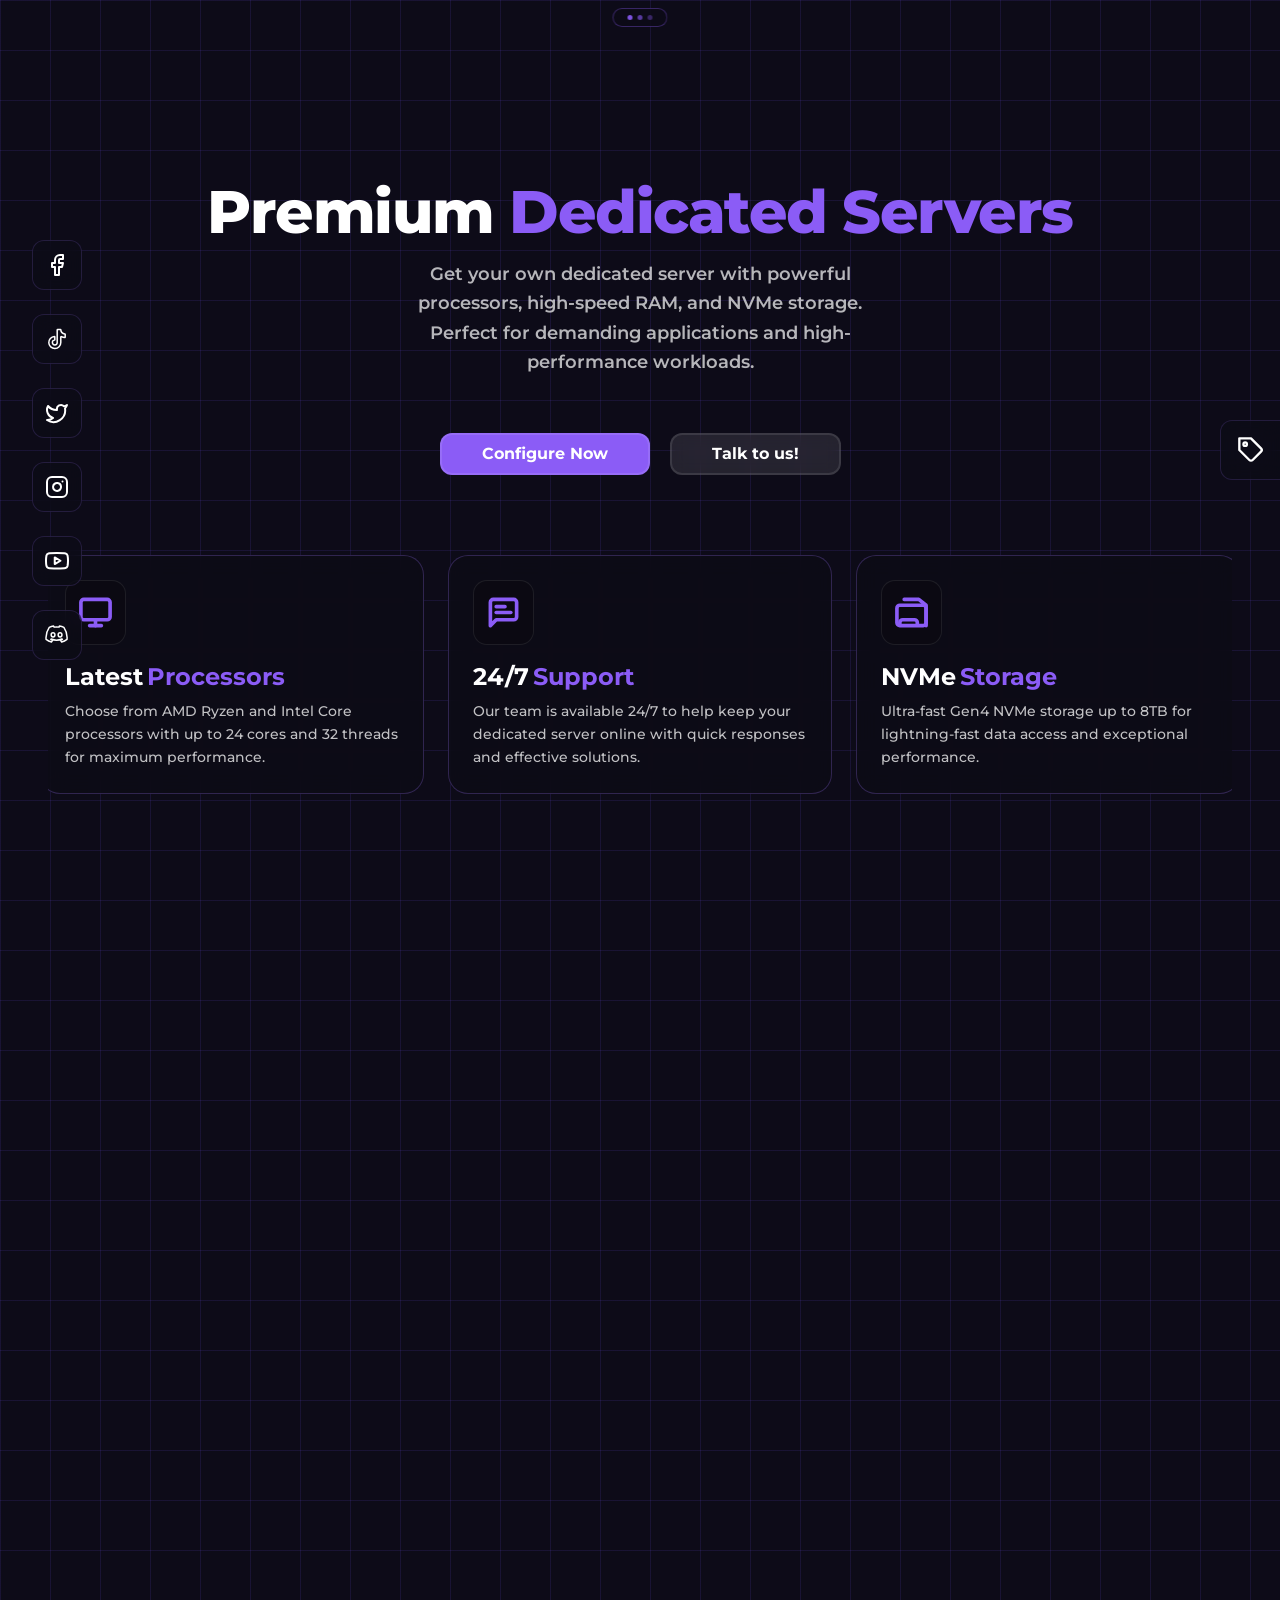
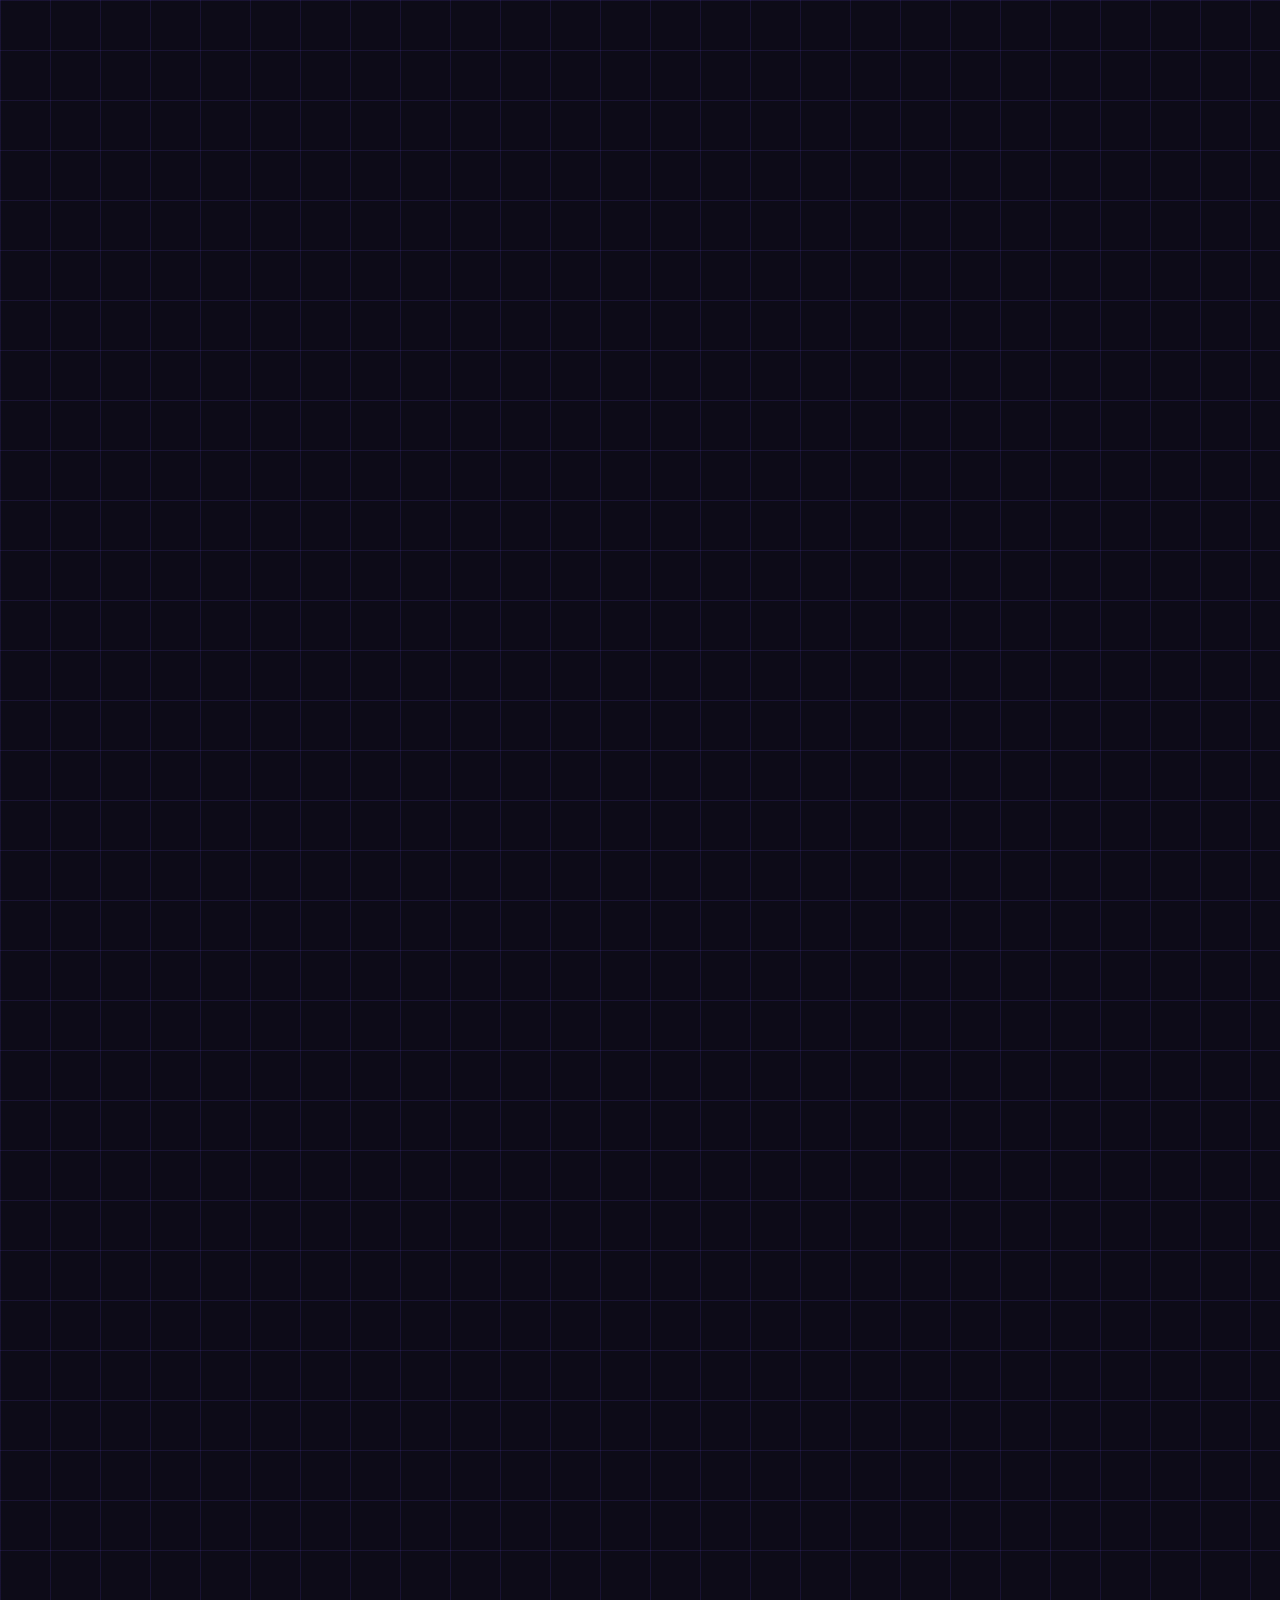
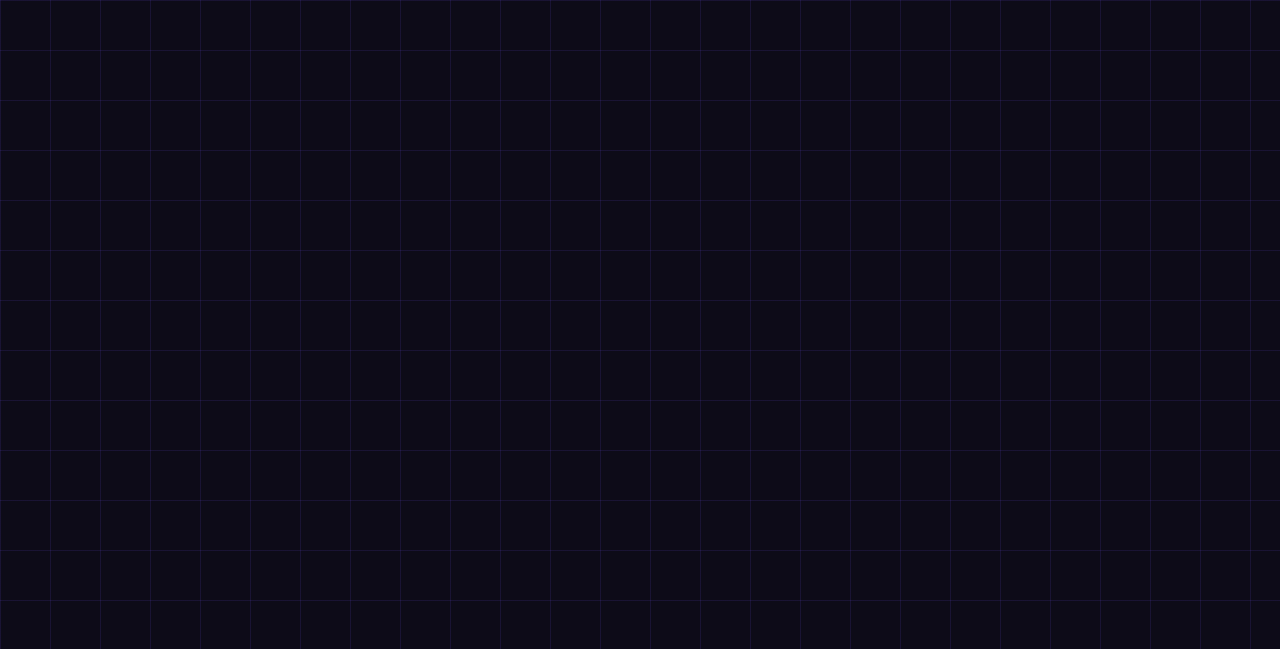
<file: pages/dedicated.html>
<!doctype html><html lang="en"><head><meta charset="UTF-8"><meta content="width=device-width,initial-scale=1" name="viewport"><meta content="Swight Cloud dedicated servers — full root access, 10 Gb/s bandwidth, NVMe SSD storage, AMD Ryzen hardware, and 24/7 support. Scale with confidence." name="description"><meta content="#0d0b18" name="theme-color"><title>Dedicated Server Hosting | Swight Cloud</title><link href="../assets/images/logo.png" rel="icon" type="image/png"><link href="../css/styles.css" rel="stylesheet"><link href="https://fonts.googleapis.com" rel="preconnect"><link href="https://fonts.gstatic.com" rel="preconnect" crossorigin><link href="https://fonts.googleapis.com/css2?family=Montserrat:wght@300;400;500;600;700;800;900&display=swap" rel="preload" as="style" onload='this.onload=null,this.rel="stylesheet"'><noscript><link href="https://fonts.googleapis.com/css2?family=Montserrat:wght@300;400;500;600;700;800;900&display=swap" rel="stylesheet"></noscript><meta content="Swight Cloud" name="author"><meta content="dedicated server hosting, bare metal server, dedicated gaming server, root server, AMD Ryzen server" name="keywords"><meta content="index, follow" name="robots"><link href="https://swight.cloud/pages/dedicated.html" rel="canonical"><meta content="website" property="og:type"><meta content="Swight Cloud" property="og:site_name"><meta content="https://swight.cloud/pages/dedicated.html" property="og:url"><meta content="Dedicated Server Hosting | Swight Cloud" property="og:title"><meta content="Swight Cloud dedicated servers — full root access, 10 Gb/s bandwidth, NVMe SSD storage, AMD Ryzen hardware, and 24/7 support. Scale with confidence." property="og:description"><meta content="https://swight.cloud/assets/images/logo.png" property="og:image"><meta content="summary" name="twitter:card"><meta content="@swightcloud" name="twitter:site"><meta content="Dedicated Server Hosting | Swight Cloud" name="twitter:title"><meta content="Swight Cloud dedicated servers — full root access, 10 Gb/s bandwidth, NVMe SSD storage, AMD Ryzen hardware, and 24/7 support. Scale with confidence." name="twitter:description"><meta content="https://swight.cloud/assets/images/logo.png" name="twitter:image"></head><body><div id="page-preloader" aria-hidden="true"><div class="preloader-spinner"></div></div><noscript><style>#page-preloader{display:none}</style></noscript><a href="#main" class="skip-link">Skip to main content</a><div class="clouds" id="clouds"></div><aside class="social-sidebar"><div class="social-links"><a href="https://www.facebook.com/swightcloud" class="social-link" rel="noopener noreferrer" target="_blank" aria-label="Facebook"><svg viewBox="0 0 24 24" fill="none" height="24" width="24" stroke="currentColor" stroke-width="2" stroke-linecap="round" stroke-linejoin="round"><path d="M18 2h-3a5 5 0 0 0-5 5v3H7v4h3v8h4v-8h3l1-4h-4V7a1 1 0 0 1 1-1h3z"/></svg> </a><a href="https://www.tiktok.com/@swightcloud" class="social-link" rel="noopener noreferrer" target="_blank" aria-label="TikTok"><svg viewBox="0 0 24 24" fill="none" height="24" width="24" stroke="currentColor" stroke-width="1.5" stroke-linecap="round" stroke-linejoin="round" aria-hidden="true" xmlns="http://www.w3.org/2000/svg"><path d="M20.2 10.1c0 .22-.18.401-.4.39a8 8 0 0 1-3.362-.93c-.281-.15-.638.045-.638.364V15.5a6 6 0 1 1-6.4-5.987a.38.38 0 0 1 .4.387v2.8c0 .22-.18.397-.398.433A2.4 2.4 0 1 0 12.2 15.5V2.9a.4.4 0 0 1 .4-.4h2.8a.43.43 0 0 1 .418.4a4.4 4.4 0 0 0 3.983 3.982c.22.02.4.197.4.418z" stroke="currentColor" stroke-width="1.5" fill="none" stroke-linecap="round" stroke-linejoin="round"/></svg> </a><a href="https://x.com/swightcloud" class="social-link" rel="noopener noreferrer" target="_blank" aria-label="Twitter/X"><svg viewBox="0 0 24 24" fill="none" height="24" width="24" stroke="currentColor" stroke-width="2" stroke-linecap="round" stroke-linejoin="round"><path d="M22 4s-.7 2.1-2 3.4c1.6 10-9.4 17.3-18 11.6 2.2.1 4.4-.6 6-2C3 15.5.5 9.6 3 5c2.2 2.6 5.6 4.1 9 4-.9-4.2 4-6.6 7-3.8 1.1 0 3-1.2 3-1.2z"/></svg> </a><a href="https://www.instagram.com/swightcloud/" class="social-link" rel="noopener noreferrer" target="_blank" aria-label="Instagram"><svg viewBox="0 0 24 24" fill="none" height="24" width="24" stroke="currentColor" stroke-width="2" stroke-linecap="round" stroke-linejoin="round"><rect height="20" rx="5" ry="5" width="20" x="2" y="2"/><path d="M16 11.37A4 4 0 1 1 12.63 8 4 4 0 0 1 16 11.37z"/><line x1="17.5" x2="17.51" y1="6.5" y2="6.5"/></svg> </a><a href="https://www.youtube.com/@SwightCloud" class="social-link" rel="noopener noreferrer" target="_blank" aria-label="YouTube"><svg viewBox="0 0 24 24" fill="none" height="24" width="24" stroke="currentColor" stroke-width="2" stroke-linecap="round" stroke-linejoin="round"><path d="M22.54 6.42a2.78 2.78 0 0 0-1.94-2C18.88 4 12 4 12 4s-6.88 0-8.6.46a2.78 2.78 0 0 0-1.94 2A29 29 0 0 0 1 11.75a29 29 0 0 0 .46 5.33A2.78 2.78 0 0 0 3.4 19c1.72.46 8.6.46 8.6.46s6.88 0 8.6-.46a2.78 2.78 0 0 0 1.94-2 29 29 0 0 0 .46-5.25 29 29 0 0 0-.46-5.33z"/><polygon points="9.75 15.02 15.5 11.75 9.75 8.48 9.75 15.02"/></svg> </a><a href="https://discord.gg/swightcloud" class="social-link" rel="noopener noreferrer" target="_blank" aria-label="Discord"><svg viewBox="0 0 24 24" fill="none" height="24" width="24" xmlns="http://www.w3.org/2000/svg"><path d="M18.8943 4.34399C17.5183 3.71467 16.057 3.256 14.5317 3C14.3396 3.33067 14.1263 3.77866 13.977 4.13067C12.3546 3.89599 10.7439 3.89599 9.14391 4.13067C8.99457 3.77866 8.77056 3.33067 8.58922 3C7.05325 3.256 5.59191 3.71467 4.22552 4.34399C1.46286 8.41865 0.716188 12.3973 1.08952 16.3226C2.92418 17.6559 4.69486 18.4666 6.4346 19C6.86126 18.424 7.24527 17.8053 7.57594 17.1546C6.9466 16.92 6.34927 16.632 5.77327 16.2906C5.9226 16.184 6.07194 16.0667 6.21061 15.9493C9.68793 17.5387 13.4543 17.5387 16.889 15.9493C17.0383 16.0667 17.177 16.184 17.3263 16.2906C16.7503 16.632 16.153 16.92 15.5236 17.1546C15.8543 17.8053 16.2383 18.424 16.665 19C18.4036 18.4666 20.185 17.6559 22.01 16.3226C22.4687 11.7787 21.2836 7.83202 18.8943 4.34399ZM8.05593 13.9013C7.01058 13.9013 6.15725 12.952 6.15725 11.7893C6.15725 10.6267 6.98925 9.67731 8.05593 9.67731C9.11191 9.67731 9.97588 10.6267 9.95454 11.7893C9.95454 12.952 9.11191 13.9013 8.05593 13.9013ZM15.065 13.9013C14.0196 13.9013 13.1652 12.952 13.1652 11.7893C13.1652 10.6267 13.9983 9.67731 15.065 9.67731C16.121 9.67731 16.985 10.6267 16.9636 11.7893C16.9636 12.952 16.1317 13.9013 15.065 13.9013Z" stroke="currentColor" stroke-width="1.5" fill="none" stroke-linejoin="round"/></svg></a></div></aside><div class="nav-hover-zone" id="navHoverZone" aria-hidden="true"></div><div class="nav-indicator" id="navIndicator" aria-hidden="true"><span class="nav-indicator__dot"></span> <span class="nav-indicator__dot"></span> <span class="nav-indicator__dot"></span></div><nav aria-label="Main navigation" class="navbar" id="navbar"><div class="nav-container"><div class="logo"><a href="../index.html" class="logo-link"><picture><source srcset="../assets/images/logo.webp" type="image/webp"><img alt="SWIGHT CLOUD" class="logo-image" decoding="async" fetchpriority="high" height="50" src="../assets/images/logo.png" width="50"></picture><div class="logo-text"><span class="logo-main">SWIGHT</span> <span class="logo-sub">CLOUD</span></div></a></div><ul class="nav-menu" id="navMenu"><li><a href="minecraft.html" class="nav-link">MINECRAFT</a></li><li><a href="discord.html" class="nav-link">DISCORD</a></li><li><a href="dedicated.html" class="nav-link active">DEDICATED</a></li><li><a href="hytale.html" class="nav-link">HYTALE</a></li></ul><div class="nav-buttons"><div class="legal-dropdown"><button class="legal-button" id="legalButton" type="button" aria-controls="legalDropdown" aria-expanded="false" aria-haspopup="true"><svg viewBox="0 0 24 24" fill="none" height="18" width="18" stroke="currentColor" stroke-width="2.5" stroke-linecap="round" stroke-linejoin="round"><path d="M14 2H6a2 2 0 0 0-2 2v16a2 2 0 0 0 2 2h12a2 2 0 0 0 2-2V8z"/><polyline points="14 2 14 8 20 8"/><line x1="16" x2="8" y1="13" y2="13"/><line x1="16" x2="8" y1="17" y2="17"/><polyline points="10 9 9 9 8 9"/></svg> <span>Legal</span></button><div class="legal-dropdown-menu" id="legalDropdown"><a href="important.html#partners" class="legal-dropdown-item"><svg viewBox="0 0 24 24" fill="none" height="18" width="18" stroke="currentColor" stroke-width="2.5" stroke-linecap="round" stroke-linejoin="round"><path d="M17 21v-2a4 4 0 0 0-4-4H5a4 4 0 0 0-4 4v2"/><circle cx="9" cy="7" r="4"/><path d="M23 21v-2a4 4 0 0 0-3-3.87"/><path d="M16 3.13a4 4 0 0 1 0 7.75"/></svg> <span>Partners</span> </a><a href="important.html#terms" class="legal-dropdown-item"><svg viewBox="0 0 24 24" fill="none" height="18" width="18" stroke="currentColor" stroke-width="2.5" stroke-linecap="round" stroke-linejoin="round"><path d="M14 2H6a2 2 0 0 0-2 2v16a2 2 0 0 0 2 2h12a2 2 0 0 0 2-2V8z"/><polyline points="14 2 14 8 20 8"/><line x1="16" x2="8" y1="13" y2="13"/><line x1="16" x2="8" y1="17" y2="17"/></svg> <span>Terms of Service</span> </a><a href="important.html#privacy" class="legal-dropdown-item"><svg viewBox="0 0 24 24" fill="none" height="18" width="18" stroke="currentColor" stroke-width="2.5" stroke-linecap="round" stroke-linejoin="round"><rect height="11" rx="2" ry="2" width="18" x="3" y="11"/><path d="M7 11V7a5 5 0 0 1 10 0v4"/></svg> <span>Privacy Policy</span></a></div></div><div class="login-dropdown"><button class="login-button" id="loginButton" type="button" aria-controls="loginDropdown" aria-expanded="false" aria-haspopup="true"><svg viewBox="0 0 24 24" fill="none" height="18" width="18" stroke="currentColor" stroke-width="2.5" stroke-linecap="round" stroke-linejoin="round"><path d="M15 3h4a2 2 0 0 1 2 2v14a2 2 0 0 1-2 2h-4"/><polyline points="10 17 15 12 10 7"/><line x1="15" x2="3" y1="12" y2="12"/></svg> <span>Login</span></button><div class="login-dropdown-menu" id="loginDropdown"><a href="https://panel.swight.cloud/" class="login-dropdown-item" rel="noopener noreferrer" target="_blank"><svg viewBox="0 0 24 24" fill="none" height="18" width="18" stroke="currentColor" stroke-width="2.5" stroke-linecap="round" stroke-linejoin="round"><path d="M20 21v-2a4 4 0 0 0-4-4H8a4 4 0 0 0-4 4v2"/><circle cx="12" cy="7" r="4"/></svg> <span>Panel</span> </a><a href="https://billing.swight.cloud/" class="login-dropdown-item" rel="noopener noreferrer" target="_blank"><svg viewBox="0 0 24 24" fill="none" height="18" width="18" stroke="currentColor" stroke-width="2.5" stroke-linecap="round" stroke-linejoin="round"><rect height="16" rx="2" ry="2" width="22" x="1" y="4"/><line x1="1" x2="23" y1="10" y2="10"/><path d="M7 16h.01M15 16h.01"/></svg> <span>Billing</span></a></div></div></div><button class="hamburger" id="hamburger" type="button" aria-controls="navMenu" aria-expanded="false" aria-label="Open navigation menu"><span></span> <span></span> <span></span></button></div></nav><main id="main"><section class="hero-new" id="home"><div class="container"><div class="hero-split"><div class="hero-content-new"><h1 class="hero-title-new">Premium <span class="highlight-purple">Dedicated Servers</span></h1><p class="hero-subtitle-new">Get your own dedicated server with powerful processors, high-speed RAM, and NVMe storage. Perfect for demanding applications and high-performance workloads.</p><div class="hero-buttons-new"><a href="#plans" class="cta-button-primary">Configure Now</a> <a href="https://discord.gg/swightcloud" class="cta-button-secondary" rel="noopener noreferrer" target="_blank">Talk to us!</a></div></div></div><div class="features-grid-new"><div class="feature-card-new"><div class="feature-icon-new"><svg viewBox="0 0 24 24" fill="none" height="40" width="40" xmlns="http://www.w3.org/2000/svg"><rect height="14" rx="2" ry="2" width="20" x="2" y="3" stroke="#8b5cf6" stroke-width="2.5"/><line x1="8" x2="16" y1="21" y2="21" stroke="#8b5cf6" stroke-linecap="round" stroke-width="2.5"/><line x1="12" x2="12" y1="17" y2="21" stroke="#8b5cf6" stroke-linecap="round" stroke-width="2.5"/></svg></div><h3 class="feature-title-new">Latest <span class="highlight-purple">Processors</span></h3><p class="feature-description-new">Choose from AMD Ryzen and Intel Core processors with up to 24 cores and 32 threads for maximum performance.</p></div><div class="feature-card-new"><div class="feature-icon-new"><svg viewBox="0 0 24 24" fill="none" height="40" width="40" xmlns="http://www.w3.org/2000/svg"><path d="M21 15a2 2 0 0 1-2 2H7l-4 4V5a2 2 0 0 1 2-2h14a2 2 0 0 1 2 2z" stroke="#8b5cf6" stroke-width="2.5" fill="none" stroke-linecap="round" stroke-linejoin="round"/><path d="M13 8H7" stroke="#8b5cf6" stroke-width="2.5" fill="none" stroke-linecap="round" stroke-linejoin="round"/><path d="M17 12H7" stroke="#8b5cf6" stroke-width="2.5" fill="none" stroke-linecap="round" stroke-linejoin="round"/></svg></div><h3 class="feature-title-new">24/7 <span class="highlight-purple">Support</span></h3><p class="feature-description-new">Our team is available 24/7 to help keep your dedicated server online with quick responses and effective solutions.</p></div><div class="feature-card-new"><div class="feature-icon-new"><svg viewBox="0 0 24 24" fill="none" height="40" width="40" xmlns="http://www.w3.org/2000/svg"><rect height="14" rx="2" ry="2" width="20" x="2" y="7" stroke="#8b5cf6" stroke-width="2.5"/><path d="M16 21v-2a2 2 0 0 0-2-2H6a2 2 0 0 0-2 2v2" stroke="#8b5cf6" stroke-width="2.5"/><path d="M7 3h10l5 4v14" stroke="#8b5cf6" stroke-width="2.5" stroke-linecap="round" stroke-linejoin="round"/></svg></div><h3 class="feature-title-new">NVMe <span class="highlight-purple">Storage</span></h3><p class="feature-description-new">Ultra-fast Gen4 NVMe storage up to 8TB for lightning-fast data access and exceptional performance.</p></div></div><div class="curved-line-container"><svg viewBox="0 0 2200 100" class="curved-line" preserveAspectRatio="none"><path d="M0,80 Q1100,20 2200,80" stroke="rgba(139, 92, 246, 0.6)" stroke-width="3" fill="none" stroke-linecap="round"/></svg></div></div></section><section class="pricing-plans" id="plans"><div class="container"><div class="pricing-header"><p class="pricing-subtitle">Dedicated Servers</p><h2 class="pricing-title">Choose Your Server</h2></div><div class="dedicated-plans-grid"><div class="dedicated-plan-card"><div class="dedicated-plan-icon"><svg viewBox="0 0 24 24" fill="none" height="24" width="24" stroke="currentColor" stroke-width="2.5"><rect height="14" rx="2" ry="2" width="20" x="2" y="3"/><line x1="8" x2="16" y1="21" y2="21"/><line x1="12" x2="12" y1="17" y2="21"/></svg></div><div class="dedicated-plan-content"><h3 class="dedicated-plan-processor">AMD Ryzen 5 5600X</h3><p class="dedicated-plan-specs">6 Cores / 12 Threads @ 3.7/4.6 GHz</p><p class="dedicated-plan-detail">64 GB DDR4</p><p class="dedicated-plan-detail">512GB Gen4 NVMe</p><p class="dedicated-plan-detail">Germany Frankfurt</p></div><div class="dedicated-plan-price-section"><div class="dedicated-plan-price">$95/mo</div><a href="https://billing.swight.cloud/" class="dedicated-plan-button plan-button" rel="noopener noreferrer" target="_blank">Order Now</a></div></div><div class="dedicated-plan-card"><div class="dedicated-plan-icon"><svg viewBox="0 0 24 24" fill="none" height="24" width="24" stroke="currentColor" stroke-width="2.5"><rect height="14" rx="2" ry="2" width="20" x="2" y="3"/><line x1="8" x2="16" y1="21" y2="21"/><line x1="12" x2="12" y1="17" y2="21"/></svg></div><div class="dedicated-plan-content"><h3 class="dedicated-plan-processor">AMD Ryzen 7 5800X</h3><p class="dedicated-plan-specs">8 Cores / 16 Threads @ 3.8/4.7 GHz</p><p class="dedicated-plan-detail">128 GB DDR4</p><p class="dedicated-plan-detail">1TB Gen4 NVMe</p><p class="dedicated-plan-detail">Germany Frankfurt</p></div><div class="dedicated-plan-price-section"><div class="dedicated-plan-price">$110/mo</div><a href="https://billing.swight.cloud/" class="dedicated-plan-button plan-button" rel="noopener noreferrer" target="_blank">Order Now</a></div></div><div class="dedicated-plan-card"><div class="dedicated-plan-icon"><svg viewBox="0 0 24 24" fill="none" height="24" width="24" stroke="currentColor" stroke-width="2.5"><rect height="14" rx="2" ry="2" width="20" x="2" y="3"/><line x1="8" x2="16" y1="21" y2="21"/><line x1="12" x2="12" y1="17" y2="21"/></svg></div><div class="dedicated-plan-content"><h3 class="dedicated-plan-processor">Intel Core i9 10900K</h3><p class="dedicated-plan-specs">10 Cores / 20 Threads @ 3.7/4.8 GHz</p><p class="dedicated-plan-detail">128 GB DDR4</p><p class="dedicated-plan-detail">1TB Gen4 NVMe</p><p class="dedicated-plan-detail">Germany Frankfurt</p></div><div class="dedicated-plan-price-section"><div class="dedicated-plan-price">$125/mo</div><a href="https://billing.swight.cloud/" class="dedicated-plan-button plan-button" rel="noopener noreferrer" target="_blank">Order Now</a></div></div><div class="dedicated-plan-card"><div class="dedicated-plan-icon"><svg viewBox="0 0 24 24" fill="none" height="24" width="24" stroke="currentColor" stroke-width="2.5"><rect height="14" rx="2" ry="2" width="20" x="2" y="3"/><line x1="8" x2="16" y1="21" y2="21"/><line x1="12" x2="12" y1="17" y2="21"/></svg></div><div class="dedicated-plan-content"><h3 class="dedicated-plan-processor">AMD Ryzen 9 5950X</h3><p class="dedicated-plan-specs">16 Cores / 32 Threads @ 3.7/4.9 GHz</p><p class="dedicated-plan-detail">128 GB DDR4</p><p class="dedicated-plan-detail">2x 4TB Gen4 NVMe</p><p class="dedicated-plan-detail">Germany Frankfurt</p></div><div class="dedicated-plan-price-section"><div class="dedicated-plan-price">$125/mo</div><a href="https://billing.swight.cloud/" class="dedicated-plan-button plan-button" rel="noopener noreferrer" target="_blank">Order Now</a></div></div><div class="dedicated-plan-card"><div class="dedicated-plan-icon"><svg viewBox="0 0 24 24" fill="none" height="24" width="24" stroke="currentColor" stroke-width="2.5"><rect height="14" rx="2" ry="2" width="20" x="2" y="3"/><line x1="8" x2="16" y1="21" y2="21"/><line x1="12" x2="12" y1="17" y2="21"/></svg></div><div class="dedicated-plan-content"><h3 class="dedicated-plan-processor">AMD Ryzen 7 7700X</h3><p class="dedicated-plan-specs">8 Cores / 16 Threads @ 4.5/5.4 GHz</p><p class="dedicated-plan-detail">192 GB DDR5</p><p class="dedicated-plan-detail">2x 4TB Gen4 NVMe</p><p class="dedicated-plan-detail">Germany Frankfurt</p></div><div class="dedicated-plan-price-section"><div class="dedicated-plan-price">$140/mo</div><a href="https://billing.swight.cloud/" class="dedicated-plan-button plan-button" rel="noopener noreferrer" target="_blank">Order Now</a></div></div><div class="dedicated-plan-card"><div class="dedicated-plan-icon"><svg viewBox="0 0 24 24" fill="none" height="24" width="24" stroke="currentColor" stroke-width="2.5"><rect height="14" rx="2" ry="2" width="20" x="2" y="3"/><line x1="8" x2="16" y1="21" y2="21"/><line x1="12" x2="12" y1="17" y2="21"/></svg></div><div class="dedicated-plan-content"><h3 class="dedicated-plan-processor">AMD Ryzen 9 7900</h3><p class="dedicated-plan-specs">12 Cores / 24 Threads @ 3.7/5.4 GHz</p><p class="dedicated-plan-detail">192 GB DDR5</p><p class="dedicated-plan-detail">2x 4TB Gen4 NVMe</p><p class="dedicated-plan-detail">Germany Frankfurt</p></div><div class="dedicated-plan-price-section"><div class="dedicated-plan-price">$140/mo</div><a href="https://billing.swight.cloud/" class="dedicated-plan-button plan-button" rel="noopener noreferrer" target="_blank">Order Now</a></div></div><div class="dedicated-plan-card"><div class="dedicated-plan-icon"><svg viewBox="0 0 24 24" fill="none" height="24" width="24" stroke="currentColor" stroke-width="2.5"><rect height="14" rx="2" ry="2" width="20" x="2" y="3"/><line x1="8" x2="16" y1="21" y2="21"/><line x1="12" x2="12" y1="17" y2="21"/></svg></div><div class="dedicated-plan-content"><h3 class="dedicated-plan-processor">AMD Ryzen 9 7950X3D</h3><p class="dedicated-plan-specs">16 Cores / 32 Threads @ 4.2/5.7 GHz</p><p class="dedicated-plan-detail">128 GB DDR5</p><p class="dedicated-plan-detail">2x 2TB Gen4 NVMe</p><p class="dedicated-plan-detail">Germany Frankfurt</p></div><div class="dedicated-plan-price-section"><div class="dedicated-plan-price">$165/mo</div><a href="https://billing.swight.cloud/" class="dedicated-plan-button plan-button" rel="noopener noreferrer" target="_blank">Order Now</a></div></div><div class="dedicated-plan-card"><div class="dedicated-plan-icon"><svg viewBox="0 0 24 24" fill="none" height="24" width="24" stroke="currentColor" stroke-width="2.5"><rect height="14" rx="2" ry="2" width="20" x="2" y="3"/><line x1="8" x2="16" y1="21" y2="21"/><line x1="12" x2="12" y1="17" y2="21"/></svg></div><div class="dedicated-plan-content"><h3 class="dedicated-plan-processor">Intel Core i9 14900K</h3><p class="dedicated-plan-specs">24 Cores / 32 Threads @ 3.2/6.0 GHz</p><p class="dedicated-plan-detail">192 GB DDR5</p><p class="dedicated-plan-detail">2x 4TB Gen4 NVMe</p><p class="dedicated-plan-detail">Germany Frankfurt</p></div><div class="dedicated-plan-price-section"><div class="dedicated-plan-price">$170/mo</div><a href="https://billing.swight.cloud/" class="dedicated-plan-button plan-button" rel="noopener noreferrer" target="_blank">Order Now</a></div></div></div></div></section><footer class="footer"><div class="container"><div class="footer-box"><div class="footer-content"><div class="footer-section"><div class="footer-logo"><span class="logo-3d-footer">SWIGHT CLOUD</span></div><p class="footer-description">Swight Cloud delivers high-performance servers at budget-friendly prices.<br>Start your journey today whether you're hosting a server for friends or building a thriving community with Swight Cloud.<br><br>Company Number: 16675077</p></div><div class="footer-section"><h4>Services</h4><ul class="footer-links"><li><a href="minecraft.html">Minecraft Hosting</a></li><li><a href="discord.html">Discord Hosting</a></li><li><a href="dedicated.html">Dedicated Hosting</a></li><li><a href="hytale.html">Hytale Hosting</a></li></ul></div><div class="footer-section"><h4>Support</h4><ul class="footer-links"><li><a href="https://status.swight.cloud" rel="noopener noreferrer" target="_blank">Status Page</a></li><li><a href="https://discord.gg/swightcloud" rel="noopener noreferrer" target="_blank">Discord</a></li><li><a href="mailto:support@swight.cloud">Email Support</a></li></ul></div><div class="footer-section"><h4>Company</h4><ul class="footer-links"><li><a href="important.html#partners">Partners</a></li><li><a href="specifications.html">Specifications</a></li><li><a href="important.html#terms">Terms of Service</a></li><li><a href="important.html#privacy">Privacy Policy</a></li></ul></div></div><div class="footer-bottom"><p>&copy; Copyright 2025 - 2026 Swight Cloud LTD. All Rights Reserved.</p></div></div></div></footer><aside class="discount-panel"><button class="discount-trigger" id="discountTrigger" type="button" aria-controls="discountContent" aria-expanded="false" aria-label="Show discount code"><svg viewBox="0 0 24 24" fill="none" height="24" width="24" stroke="currentColor" stroke-width="2" stroke-linecap="round" stroke-linejoin="round" aria-hidden="true"><path d="M20.59 13.41l-7.17 7.17a2 2 0 0 1-2.83 0L2 12V2h10l8.59 8.59a2 2 0 0 1 0 2.82z"/><circle cx="7" cy="7" r="1.5"/></svg></button><div class="discount-content" id="discountContent"><div class="discount-header"><div class="discount-badge">20% OFF</div></div><div class="discount-divider"></div><div class="discount-code-container"><p class="discount-label">USE CODE AT CHECKOUT:</p><div class="discount-code-wrapper"><code class="discount-code" id="discountCode">SWIGHT20</code> <button class="copy-button" id="copyDiscountBtn" type="button" aria-label="Copy discount code"><svg viewBox="0 0 24 24" fill="none" height="18" width="18" stroke="currentColor" stroke-width="2" stroke-linecap="round" stroke-linejoin="round"><rect height="13" rx="2" ry="2" width="13" x="9" y="9"/><path d="M5 15H4a2 2 0 0 1-2-2V4a2 2 0 0 1 2-2h9a2 2 0 0 1 2 2v1"/></svg></button></div><span class="copy-feedback" id="copyFeedback">✓ Copied!</span></div><div class="discount-footer"><p class="discount-note">Save on all hosting plans</p></div></div></aside></main><script src="../js/app.config.js" defer="defer"></script><script src="../js/logger.js" defer="defer"></script><script src="../js/analytics.js" defer="defer"></script><script src="../js/main.js" defer="defer"></script><script src="https://code.tidio.co/aop65w6w0ofjhaqja2ae8acgunuupxkn.js" async></script></body></html>
</file>
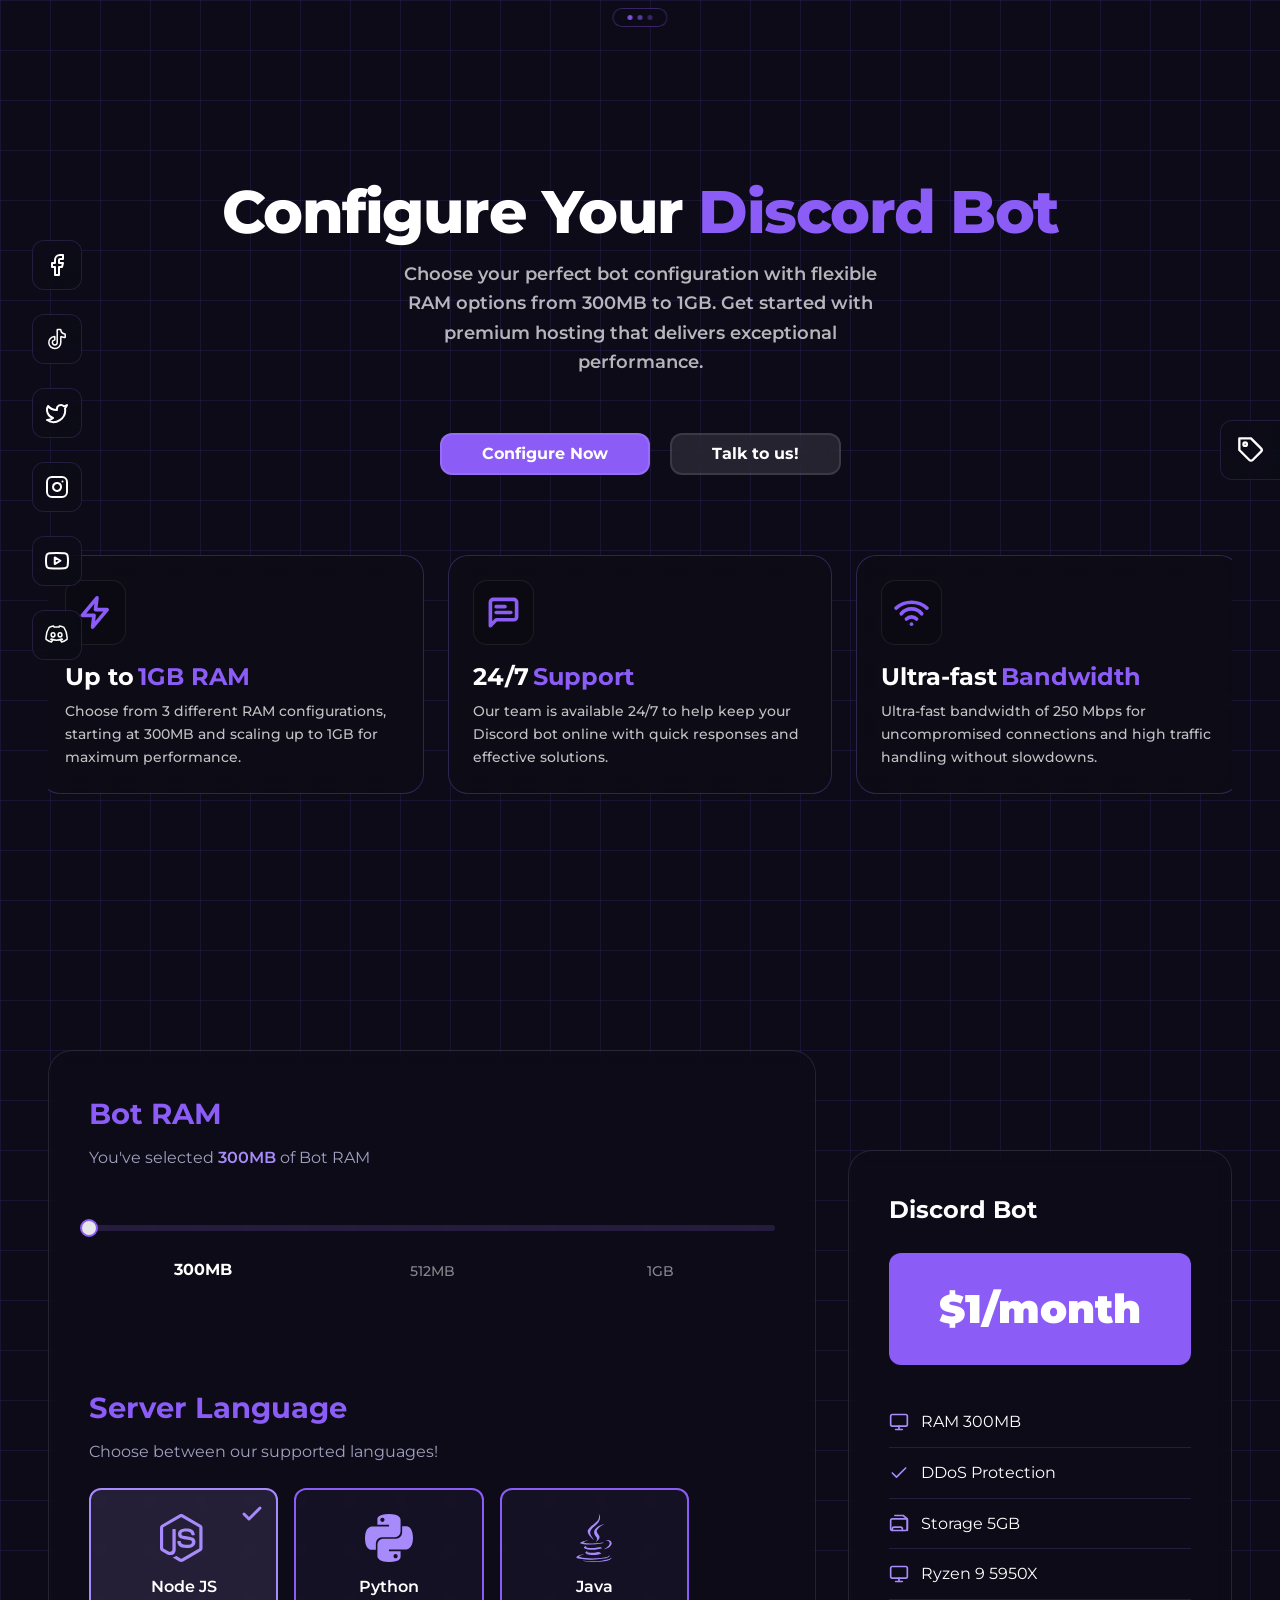
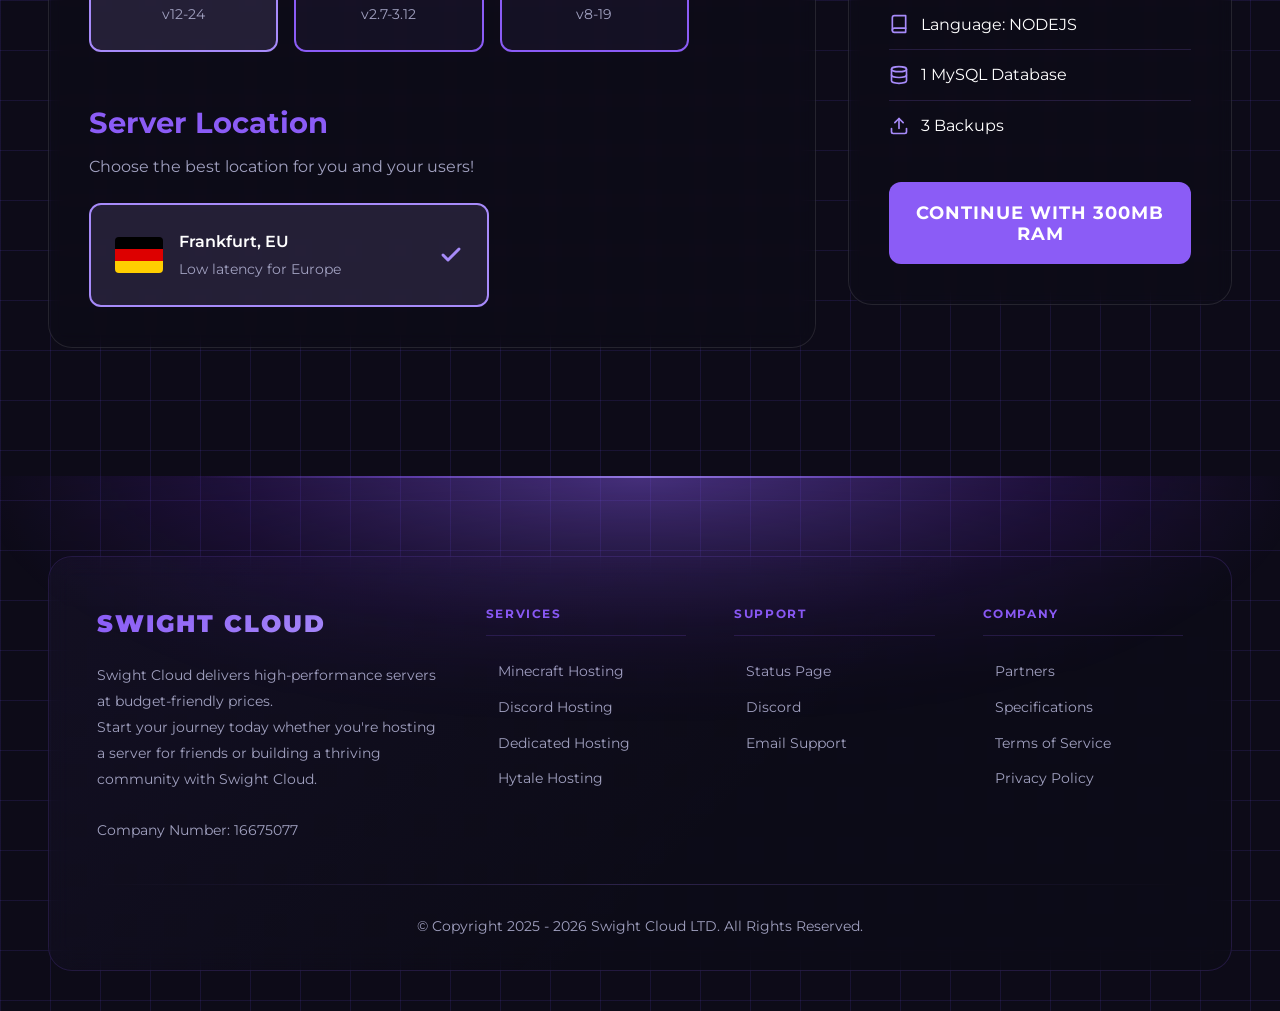
<file: pages/discord.html>
<!doctype html><html lang="en"><head><meta charset="UTF-8"><meta content="width=device-width,initial-scale=1" name="viewport"><meta content="Host your Discord bot with Swight Cloud — reliable, affordable, and always online. Deploy in minutes with NVMe SSDs and full Node.js, Python, and Java support." name="description"><meta content="#0d0b18" name="theme-color"><title>Discord Bot Hosting | Swight Cloud</title><link href="../assets/images/logo.png" rel="icon" type="image/png"><link href="../css/styles.css" rel="stylesheet"><link href="https://fonts.googleapis.com" rel="preconnect"><link href="https://fonts.gstatic.com" rel="preconnect" crossorigin><link href="https://fonts.googleapis.com/css2?family=Montserrat:wght@300;400;500;600;700;800;900&display=swap" rel="preload" as="style" onload='this.onload=null,this.rel="stylesheet"'><noscript><link href="https://fonts.googleapis.com/css2?family=Montserrat:wght@300;400;500;600;700;800;900&display=swap" rel="stylesheet"></noscript><meta content="Swight Cloud" name="author"><meta content="discord bot hosting, discord hosting, nodejs bot hosting, python hosting, java hosting" name="keywords"><meta content="index, follow" name="robots"><link href="https://swight.cloud/pages/discord.html" rel="canonical"><meta content="website" property="og:type"><meta content="Swight Cloud" property="og:site_name"><meta content="https://swight.cloud/pages/discord.html" property="og:url"><meta content="Discord Bot Hosting | Swight Cloud" property="og:title"><meta content="Host your Discord bot with Swight Cloud — reliable, affordable, and always online. Deploy in minutes with NVMe SSDs and full Node.js, Python, and Java support." property="og:description"><meta content="https://swight.cloud/assets/images/logo.png" property="og:image"><meta content="summary" name="twitter:card"><meta content="@swightcloud" name="twitter:site"><meta content="Discord Bot Hosting | Swight Cloud" name="twitter:title"><meta content="Host your Discord bot with Swight Cloud — reliable, affordable, and always online. Deploy in minutes with NVMe SSDs and full Node.js, Python, and Java support." name="twitter:description"><meta content="https://swight.cloud/assets/images/logo.png" name="twitter:image"></head><body><div id="page-preloader" aria-hidden="true"><div class="preloader-spinner"></div></div><noscript><style>#page-preloader{display:none}</style></noscript><a href="#main" class="skip-link">Skip to main content</a><div class="clouds" id="clouds"></div><aside class="social-sidebar"><div class="social-links"><a href="https://www.facebook.com/swightcloud" class="social-link" rel="noopener noreferrer" target="_blank" aria-label="Facebook"><svg viewBox="0 0 24 24" height="24" width="24" fill="none" stroke="currentColor" stroke-linecap="round" stroke-linejoin="round" stroke-width="2"><path d="M18 2h-3a5 5 0 0 0-5 5v3H7v4h3v8h4v-8h3l1-4h-4V7a1 1 0 0 1 1-1h3z"/></svg> </a><a href="https://www.tiktok.com/@swightcloud" class="social-link" rel="noopener noreferrer" target="_blank" aria-label="TikTok"><svg viewBox="0 0 24 24" height="24" width="24" fill="none" stroke="currentColor" stroke-linecap="round" stroke-linejoin="round" stroke-width="1.5" aria-hidden="true" xmlns="http://www.w3.org/2000/svg"><path d="M20.2 10.1c0 .22-.18.401-.4.39a8 8 0 0 1-3.362-.93c-.281-.15-.638.045-.638.364V15.5a6 6 0 1 1-6.4-5.987a.38.38 0 0 1 .4.387v2.8c0 .22-.18.397-.398.433A2.4 2.4 0 1 0 12.2 15.5V2.9a.4.4 0 0 1 .4-.4h2.8a.43.43 0 0 1 .418.4a4.4 4.4 0 0 0 3.983 3.982c.22.02.4.197.4.418z" stroke="currentColor" stroke-width="1.5" stroke-linecap="round" stroke-linejoin="round" fill="none"/></svg> </a><a href="https://x.com/swightcloud" class="social-link" rel="noopener noreferrer" target="_blank" aria-label="Twitter/X"><svg viewBox="0 0 24 24" height="24" width="24" fill="none" stroke="currentColor" stroke-linecap="round" stroke-linejoin="round" stroke-width="2"><path d="M22 4s-.7 2.1-2 3.4c1.6 10-9.4 17.3-18 11.6 2.2.1 4.4-.6 6-2C3 15.5.5 9.6 3 5c2.2 2.6 5.6 4.1 9 4-.9-4.2 4-6.6 7-3.8 1.1 0 3-1.2 3-1.2z"/></svg> </a><a href="https://www.instagram.com/swightcloud/" class="social-link" rel="noopener noreferrer" target="_blank" aria-label="Instagram"><svg viewBox="0 0 24 24" height="24" width="24" fill="none" stroke="currentColor" stroke-linecap="round" stroke-linejoin="round" stroke-width="2"><rect height="20" width="20" y="2" rx="5" ry="5" x="2"/><path d="M16 11.37A4 4 0 1 1 12.63 8 4 4 0 0 1 16 11.37z"/><line x1="17.5" x2="17.51" y1="6.5" y2="6.5"/></svg> </a><a href="https://www.youtube.com/@SwightCloud" class="social-link" rel="noopener noreferrer" target="_blank" aria-label="YouTube"><svg viewBox="0 0 24 24" height="24" width="24" fill="none" stroke="currentColor" stroke-linecap="round" stroke-linejoin="round" stroke-width="2"><path d="M22.54 6.42a2.78 2.78 0 0 0-1.94-2C18.88 4 12 4 12 4s-6.88 0-8.6.46a2.78 2.78 0 0 0-1.94 2A29 29 0 0 0 1 11.75a29 29 0 0 0 .46 5.33A2.78 2.78 0 0 0 3.4 19c1.72.46 8.6.46 8.6.46s6.88 0 8.6-.46a2.78 2.78 0 0 0 1.94-2 29 29 0 0 0 .46-5.25 29 29 0 0 0-.46-5.33z"/><polygon points="9.75 15.02 15.5 11.75 9.75 8.48 9.75 15.02"/></svg> </a><a href="https://discord.gg/swightcloud" class="social-link" rel="noopener noreferrer" target="_blank" aria-label="Discord"><svg viewBox="0 0 24 24" height="24" width="24" fill="none" xmlns="http://www.w3.org/2000/svg"><path d="M18.8943 4.34399C17.5183 3.71467 16.057 3.256 14.5317 3C14.3396 3.33067 14.1263 3.77866 13.977 4.13067C12.3546 3.89599 10.7439 3.89599 9.14391 4.13067C8.99457 3.77866 8.77056 3.33067 8.58922 3C7.05325 3.256 5.59191 3.71467 4.22552 4.34399C1.46286 8.41865 0.716188 12.3973 1.08952 16.3226C2.92418 17.6559 4.69486 18.4666 6.4346 19C6.86126 18.424 7.24527 17.8053 7.57594 17.1546C6.9466 16.92 6.34927 16.632 5.77327 16.2906C5.9226 16.184 6.07194 16.0667 6.21061 15.9493C9.68793 17.5387 13.4543 17.5387 16.889 15.9493C17.0383 16.0667 17.177 16.184 17.3263 16.2906C16.7503 16.632 16.153 16.92 15.5236 17.1546C15.8543 17.8053 16.2383 18.424 16.665 19C18.4036 18.4666 20.185 17.6559 22.01 16.3226C22.4687 11.7787 21.2836 7.83202 18.8943 4.34399ZM8.05593 13.9013C7.01058 13.9013 6.15725 12.952 6.15725 11.7893C6.15725 10.6267 6.98925 9.67731 8.05593 9.67731C9.11191 9.67731 9.97588 10.6267 9.95454 11.7893C9.95454 12.952 9.11191 13.9013 8.05593 13.9013ZM15.065 13.9013C14.0196 13.9013 13.1652 12.952 13.1652 11.7893C13.1652 10.6267 13.9983 9.67731 15.065 9.67731C16.121 9.67731 16.985 10.6267 16.9636 11.7893C16.9636 12.952 16.1317 13.9013 15.065 13.9013Z" stroke="currentColor" stroke-width="1.5" stroke-linejoin="round" fill="none"/></svg></a></div></aside><div class="nav-hover-zone" id="navHoverZone" aria-hidden="true"></div><div class="nav-indicator" id="navIndicator" aria-hidden="true"><span class="nav-indicator__dot"></span> <span class="nav-indicator__dot"></span> <span class="nav-indicator__dot"></span></div><nav aria-label="Main navigation" class="navbar" id="navbar"><div class="nav-container"><div class="logo"><a href="../index.html" class="logo-link"><picture><source srcset="../assets/images/logo.webp" type="image/webp"><img alt="SWIGHT CLOUD" class="logo-image" decoding="async" fetchpriority="high" height="50" src="../assets/images/logo.png" width="50"></picture><div class="logo-text"><span class="logo-main">SWIGHT</span> <span class="logo-sub">CLOUD</span></div></a></div><ul class="nav-menu" id="navMenu"><li><a href="minecraft.html" class="nav-link">MINECRAFT</a></li><li><a href="discord.html" class="active nav-link">DISCORD</a></li><li><a href="dedicated.html" class="nav-link">DEDICATED</a></li><li><a href="hytale.html" class="nav-link">HYTALE</a></li></ul><div class="nav-buttons"><div class="legal-dropdown"><button class="legal-button" id="legalButton" type="button" aria-controls="legalDropdown" aria-expanded="false" aria-haspopup="true"><svg viewBox="0 0 24 24" height="18" width="18" fill="none" stroke="currentColor" stroke-linecap="round" stroke-linejoin="round" stroke-width="2.5"><path d="M14 2H6a2 2 0 0 0-2 2v16a2 2 0 0 0 2 2h12a2 2 0 0 0 2-2V8z"/><polyline points="14 2 14 8 20 8"/><line x1="16" x2="8" y1="13" y2="13"/><line x1="16" x2="8" y1="17" y2="17"/><polyline points="10 9 9 9 8 9"/></svg> <span>Legal</span></button><div class="legal-dropdown-menu" id="legalDropdown"><a href="important.html#partners" class="legal-dropdown-item"><svg viewBox="0 0 24 24" height="18" width="18" fill="none" stroke="currentColor" stroke-linecap="round" stroke-linejoin="round" stroke-width="2.5"><path d="M17 21v-2a4 4 0 0 0-4-4H5a4 4 0 0 0-4 4v2"/><circle cx="9" cy="7" r="4"/><path d="M23 21v-2a4 4 0 0 0-3-3.87"/><path d="M16 3.13a4 4 0 0 1 0 7.75"/></svg> <span>Partners</span> </a><a href="important.html#terms" class="legal-dropdown-item"><svg viewBox="0 0 24 24" height="18" width="18" fill="none" stroke="currentColor" stroke-linecap="round" stroke-linejoin="round" stroke-width="2.5"><path d="M14 2H6a2 2 0 0 0-2 2v16a2 2 0 0 0 2 2h12a2 2 0 0 0 2-2V8z"/><polyline points="14 2 14 8 20 8"/><line x1="16" x2="8" y1="13" y2="13"/><line x1="16" x2="8" y1="17" y2="17"/></svg> <span>Terms of Service</span> </a><a href="important.html#privacy" class="legal-dropdown-item"><svg viewBox="0 0 24 24" height="18" width="18" fill="none" stroke="currentColor" stroke-linecap="round" stroke-linejoin="round" stroke-width="2.5"><rect height="11" width="18" y="11" rx="2" ry="2" x="3"/><path d="M7 11V7a5 5 0 0 1 10 0v4"/></svg> <span>Privacy Policy</span></a></div></div><div class="login-dropdown"><button class="login-button" id="loginButton" type="button" aria-controls="loginDropdown" aria-expanded="false" aria-haspopup="true"><svg viewBox="0 0 24 24" height="18" width="18" fill="none" stroke="currentColor" stroke-linecap="round" stroke-linejoin="round" stroke-width="2.5"><path d="M15 3h4a2 2 0 0 1 2 2v14a2 2 0 0 1-2 2h-4"/><polyline points="10 17 15 12 10 7"/><line x1="15" x2="3" y1="12" y2="12"/></svg> <span>Login</span></button><div class="login-dropdown-menu" id="loginDropdown"><a href="https://panel.swight.cloud/" class="login-dropdown-item" rel="noopener noreferrer" target="_blank"><svg viewBox="0 0 24 24" height="18" width="18" fill="none" stroke="currentColor" stroke-linecap="round" stroke-linejoin="round" stroke-width="2.5"><path d="M20 21v-2a4 4 0 0 0-4-4H8a4 4 0 0 0-4 4v2"/><circle cx="12" cy="7" r="4"/></svg> <span>Panel</span> </a><a href="https://billing.swight.cloud/" class="login-dropdown-item" rel="noopener noreferrer" target="_blank"><svg viewBox="0 0 24 24" height="18" width="18" fill="none" stroke="currentColor" stroke-linecap="round" stroke-linejoin="round" stroke-width="2.5"><rect height="16" width="22" y="4" rx="2" ry="2" x="1"/><line x1="1" x2="23" y1="10" y2="10"/><path d="M7 16h.01M15 16h.01"/></svg> <span>Billing</span></a></div></div></div><button class="hamburger" id="hamburger" type="button" aria-controls="navMenu" aria-expanded="false" aria-label="Open navigation menu"><span></span> <span></span> <span></span></button></div></nav><main id="main"><section class="hero-new" id="home"><div class="container"><div class="hero-split"><div class="hero-content-new"><h1 class="hero-title-new">Configure Your <span class="highlight-purple">Discord Bot</span></h1><p class="hero-subtitle-new">Choose your perfect bot configuration with flexible RAM options from 300MB to 1GB. Get started with premium hosting that delivers exceptional performance.</p><div class="hero-buttons-new"><a href="#config" class="cta-button-primary">Configure Now</a> <a href="https://discord.gg/swightcloud" class="cta-button-secondary" rel="noopener noreferrer" target="_blank">Talk to us!</a></div></div></div><div class="features-grid-new"><div class="feature-card-new"><div class="feature-icon-new"><svg viewBox="0 0 24 24" height="40" width="40" fill="none" xmlns="http://www.w3.org/2000/svg"><path d="M13 2L3 14h8l-1 8 10-12h-8l1-8z" stroke="#8b5cf6" stroke-width="2.5" stroke-linecap="round" stroke-linejoin="round" fill="none"/></svg></div><h3 class="feature-title-new">Up to <span class="highlight-purple">1GB RAM</span></h3><p class="feature-description-new">Choose from 3 different RAM configurations, starting at 300MB and scaling up to 1GB for maximum performance.</p></div><div class="feature-card-new"><div class="feature-icon-new"><svg viewBox="0 0 24 24" height="40" width="40" fill="none" xmlns="http://www.w3.org/2000/svg"><path d="M21 15a2 2 0 0 1-2 2H7l-4 4V5a2 2 0 0 1 2-2h14a2 2 0 0 1 2 2z" stroke="#8b5cf6" stroke-width="2.5" stroke-linecap="round" stroke-linejoin="round" fill="none"/><path d="M13 8H7" stroke="#8b5cf6" stroke-width="2.5" stroke-linecap="round" stroke-linejoin="round" fill="none"/><path d="M17 12H7" stroke="#8b5cf6" stroke-width="2.5" stroke-linecap="round" stroke-linejoin="round" fill="none"/></svg></div><h3 class="feature-title-new">24/7 <span class="highlight-purple">Support</span></h3><p class="feature-description-new">Our team is available 24/7 to help keep your Discord bot online with quick responses and effective solutions.</p></div><div class="feature-card-new"><div class="feature-icon-new"><svg viewBox="0 0 24 24" height="40" width="40" fill="none" xmlns="http://www.w3.org/2000/svg"><path d="M12 20h.01" stroke="#8b5cf6" stroke-width="2.5" stroke-linecap="round" stroke-linejoin="round"/><path d="M8.5 16.429a5 5 0 0 1 7 0" stroke="#8b5cf6" stroke-width="2.5" stroke-linecap="round" stroke-linejoin="round"/><path d="M5 12.859a9 9 0 0 1 14 0" stroke="#8b5cf6" stroke-width="2.5" stroke-linecap="round" stroke-linejoin="round"/><path d="M1.42 9a16 16 0 0 1 21.16 0" stroke="#8b5cf6" stroke-width="2.5" stroke-linecap="round" stroke-linejoin="round"/></svg></div><h3 class="feature-title-new">Ultra-fast <span class="highlight-purple">Bandwidth</span></h3><p class="feature-description-new">Ultra-fast bandwidth of 250 Mbps for uncompromised connections and high traffic handling without slowdowns.</p></div></div><div class="curved-line-container"><svg viewBox="0 0 2200 100" class="curved-line" preserveAspectRatio="none"><path d="M0,80 Q1100,20 2200,80" stroke="rgba(139, 92, 246, 0.6)" stroke-width="3" stroke-linecap="round" fill="none"/></svg></div></div></section><section class="config-section" id="config"><div class="container"><div class="config-container"><div class="config-panel"><div class="config-block"><h2 class="config-title">Bot RAM</h2><p class="config-subtitle">You've selected <span id="selectedRam">300MB</span> of Bot RAM</p><div class="ram-selector"><div class="ram-slider-container"><div class="ram-slider-track" id="ramSliderTrack"><div class="ram-slider-fill" id="ramSliderFill"></div><div class="ram-slider-thumb" id="ramSliderThumb"></div></div><div class="ram-labels"><button class="active ram-label" data-index="0" data-price="$1/month" data-ram="300MB">300MB</button> <button class="ram-label" data-index="1" data-price="$2/month" data-ram="512MB">512MB</button> <button class="ram-label" data-index="2" data-price="$3/month" data-ram="1GB">1GB</button></div></div></div></div><div class="config-block"><h2 class="config-title">Server Language</h2><p class="config-subtitle">Choose between our supported languages!</p><div class="language-grid"><div class="active language-option" data-language="nodejs"><div class="language-icon"><svg viewBox="0 0 289.00 289.00" height="48" width="48" xmlns="http://www.w3.org/2000/svg" version="1.1" xmlns:xlink="http://www.w3.org/1999/xlink" preserveAspectRatio="xMidYMid"><g><path d="M127.999999,288.463771 C124.024844,288.463771 120.314699,287.403728 116.869564,285.548656 L81.6231884,264.612838 C76.32298,261.697724 78.9730854,260.637682 80.5631458,260.107661 C87.7184259,257.72257 89.0434775,257.192547 96.4637688,252.952381 C97.2587979,252.422361 98.3188405,252.687372 99.1138718,253.217392 L126.144927,269.383024 C127.20497,269.913045 128.530021,269.913045 129.325053,269.383024 L235.064182,208.165634 C236.124225,207.635611 236.654245,206.575571 236.654245,205.250519 L236.654245,83.0807467 C236.654245,81.7556929 236.124225,80.6956526 235.064182,80.1656324 L129.325053,19.2132506 C128.26501,18.6832305 126.939959,18.6832305 126.144927,19.2132506 L20.4057954,80.1656324 C19.3457551,80.6956526 18.8157349,82.0207041 18.8157349,83.0807467 L18.8157349,205.250519 C18.8157349,206.31056 19.3457551,207.635611 20.4057954,208.165634 L49.2919247,224.861286 C64.9275364,232.811595 74.7329196,223.536234 74.7329196,214.260871 L74.7329196,93.681159 C74.7329196,92.0910985 76.0579711,90.5010358 77.9130428,90.5010358 L91.4285716,90.5010358 C93.0186343,90.5010358 94.6086948,91.8260873 94.6086948,93.681159 L94.6086948,214.260871 C94.6086948,235.196689 83.2132512,247.387164 63.3374737,247.387164 C57.2422362,247.387164 52.4720502,247.387164 38.9565214,240.761906 L11.1304347,224.861286 C4.24016581,220.886129 5.68434189e-14,213.46584 5.68434189e-14,205.515528 L5.68434189e-14,83.3457557 C5.68434189e-14,75.3954465 4.24016581,67.9751552 11.1304347,64.0000006 L116.869564,2.78260752 C123.494824,-0.927535841 132.505176,-0.927535841 139.130436,2.78260752 L244.869565,64.0000006 C251.759834,67.9751552 256,75.3954465 256,83.3457557 L256,205.515528 C256,213.46584 251.759834,220.886129 244.869565,224.861286 L139.130436,286.078676 C135.685299,287.668739 131.710145,288.463771 127.999999,288.463771 L127.999999,288.463771 Z M160.596274,204.455488 C114.219461,204.455488 104.679089,183.254659 104.679089,165.233955 C104.679089,163.643893 106.004141,162.053832 107.859212,162.053832 L121.639752,162.053832 C123.229813,162.053832 124.554864,163.113872 124.554864,164.703935 C126.674947,178.749484 132.770187,185.639753 160.861283,185.639753 C183.122154,185.639753 192.662526,180.604556 192.662526,168.67909 C192.662526,161.788821 190.012423,156.753624 155.296065,153.308489 C126.409938,150.393375 108.389235,144.033126 108.389235,120.977226 C108.389235,99.5113875 126.409938,86.7908901 156.621119,86.7908901 C190.542443,86.7908901 207.238095,98.4513472 209.358178,123.89234 C209.358178,124.687371 209.093167,125.482403 208.563147,126.277434 C208.033127,126.807454 207.238095,127.337474 206.443064,127.337474 L192.662526,127.337474 C191.337475,127.337474 190.012423,126.277434 189.747412,124.952382 C186.567289,110.376813 178.351966,105.606625 156.621119,105.606625 C132.240165,105.606625 129.325053,114.086957 129.325053,120.447205 C129.325053,128.132506 132.770187,130.5176 165.631471,134.757766 C198.227744,138.997931 213.598344,145.093169 213.598344,167.884058 C213.333333,191.20497 194.252589,204.455488 160.596274,204.455488 L160.596274,204.455488 Z" fill="#a78bfa"></path></g></svg></div><div class="language-info"><div class="language-name">Node JS</div><div class="language-desc">v12-24</div></div><svg viewBox="0 0 24 24" height="24" width="24" fill="none" stroke="currentColor" stroke-linecap="round" stroke-linejoin="round" stroke-width="3" class="language-check"><polyline points="20 6 9 17 4 12"></polyline></svg></div><div class="language-option" data-language="python"><div class="language-icon"><svg viewBox="0 0 20 20" height="48" width="48" fill="#a78bfa" xmlns="http://www.w3.org/2000/svg" version="1.1" xmlns:xlink="http://www.w3.org/1999/xlink"><g id="SVGRepo_bgCarrier" stroke-width="0"></g><g id="SVGRepo_tracerCarrier" stroke-linecap="round" stroke-linejoin="round"></g><g id="SVGRepo_iconCarrier"><title>python [#127]</title><desc>Created with Sketch.</desc><defs></defs><g id="Page-1" fill="none" fill-rule="evenodd" stroke="none" stroke-width="1"><g id="Dribbble-Light-Preview" fill="#a78bfa" transform="translate(-340.000000, -7599.000000)"><g id="icons" transform="translate(56.000000, 160.000000)"><path d="M296.744,7457.45798 C296.262,7457.45798 295.872,7457.06594 295.872,7456.58142 C295.872,7456.0969 296.262,7455.70587 296.744,7455.70587 C297.226,7455.70587 297.616,7456.0969 297.616,7456.58142 C297.616,7457.06594 297.226,7457.45798 296.744,7457.45798 M294.072,7459 C299.15,7459 298.833,7456.78649 298.833,7456.78649 L298.827,7454.49357 L293.982,7454.49357 L293.982,7453.80499 L300.751,7453.80499 C300.751,7453.80499 304,7454.17591 304,7449.02614 C304,7443.87636 301.165,7444.0583 301.165,7444.0583 L299.472,7444.0583 L299.472,7446.44873 C299.472,7446.44873 299.563,7449.29855 296.682,7449.29855 L291.876,7449.29855 C291.876,7449.29855 289.176,7449.25533 289.176,7451.9222 L289.176,7456.33112 C289.176,7456.33112 288.766,7459 294.072,7459 M291.257,7440.54202 C291.739,7440.54202 292.128,7440.93406 292.128,7441.41858 C292.128,7441.9031 291.739,7442.29413 291.257,7442.29413 C290.775,7442.29413 290.385,7441.9031 290.385,7441.41858 C290.385,7440.93406 290.775,7440.54202 291.257,7440.54202 M293.928,7439 C288.851,7439 289.168,7441.21351 289.168,7441.21351 L289.174,7443.50643 L294.019,7443.50643 L294.019,7444.19501 L287.249,7444.19501 C287.249,7444.19501 284,7443.82409 284,7448.97386 C284,7454.12364 286.836,7453.9417 286.836,7453.9417 L288.528,7453.9417 L288.528,7451.55127 C288.528,7451.55127 288.437,7448.70145 291.319,7448.70145 L296.124,7448.70145 C296.124,7448.70145 298.824,7448.74467 298.824,7446.0778 L298.824,7441.66888 C298.824,7441.66888 299.234,7439 293.928,7439" id="python-[#127]"></path></g></g></g></g></svg></div><div class="language-info"><div class="language-name">Python</div><div class="language-desc">v2.7-3.12</div></div><svg viewBox="0 0 24 24" height="24" width="24" fill="none" stroke="currentColor" stroke-linecap="round" stroke-linejoin="round" stroke-width="3" class="language-check"><polyline points="20 6 9 17 4 12"></polyline></svg></div><div class="language-option" data-language="java"><div class="language-icon"><svg viewBox="0 0 512 512" height="48" width="48" fill="#a78bfa" xmlns="http://www.w3.org/2000/svg" version="1.1" xmlns:xlink="http://www.w3.org/1999/xlink" enable-background="new 0 0 512 512" xml:space="preserve"><g><path d="M193.918,208.369c-4.729-10.456-6.849-22.652-3.236-33.731c3.612-11.327,11.703-20.413,19.794-28.878 c22.525-22.531,50.285-39.085,72.316-61.986c12.197-12.573,22.278-27.634,25.762-44.937c2.864-12.695,1.496-25.764-1.117-38.337 c11.7,13.319,15.559,32.363,12.197,49.541c-3.608,19.292-14.316,36.344-26.886,51.031c-10.081,11.827-21.659,22.282-33.731,31.993 c-14.065,11.327-27.88,23.524-36.716,39.457c-7.472,12.943-9.215,28.876-4.11,42.942c8.341,24.146,27.756,42.071,38.338,64.848 c-11.703-10.332-23.152-21.036-33.86-32.361C211.471,236.001,200.889,223.307,193.918,208.369z M257.398,189.448 c-2.115,19.792,8.213,38.462,20.539,53.151c5.972,6.596,11.076,14.687,11.323,23.899c0.251,12.318-6.716,23.774-15.684,31.861 c2.119-0.246,3.612-2.115,5.355-3.11c13.443-8.589,26.385-19.418,32.982-34.227c4.357-10.083,3.362-22.034-2.362-31.371 c-6.724-10.953-15.559-20.662-20.786-32.61c-2.867-6.721-3.862-14.562-1.496-21.657c3.114-9.583,9.834-17.426,16.93-24.272 c19.54-18.544,43.189-31.743,65.844-46.179c-28.629,8.214-56.883,19.542-81.03,37.343 C273.702,153.727,259.515,169.658,257.398,189.448z M393.447,283.052c13.568,0.748,26.882,10.704,29.374,24.397 c2.366,11.825-3.358,23.524-10.705,32.485c-12.075,14.438-28.382,24.771-44.807,33.609c-1.622,0.991-2.99,2.237-4.235,3.608 c21.659-5.478,43.314-13.689,60.867-27.756c9.705-8.091,18.294-18.799,20.163-31.619c1.743-11.076-2.86-22.528-11.077-29.871 c-9.96-9.09-24.021-12.448-37.218-10.704c-7.593,0.995-15.931,2.613-21.158,8.961C380.877,284.921,386.971,282.429,393.447,283.052 z M123.22,318.647c16.303,4.357,33.108,5.603,49.787,6.724c14.936,0.995,29.875,1.246,44.937,1.12 c38.833-0.619,77.916-3.236,116.003-11.699c3.608-0.87,7.593-1.493,10.833-3.733c6.347-4.11,13.313-7.347,20.162-10.583 c-30.995,4.979-62.113,9.215-93.478,11.205c-31.74,1.991-63.731,3.236-95.593,1.121c-9.086-0.87-18.423-1.371-26.886-4.858 c-1.994-0.87-4.733-2.609-3.738-5.227c1.869-3.361,5.603-4.977,8.839-6.72c13.694-6.473,28.629-10.081,43.193-14.313 c-25.021-0.376-49.916,5.971-72.814,15.806c-5.105,2.491-10.83,4.481-14.936,8.714c-1.622,1.739-1.622,4.732,0.247,6.222 C113.511,315.787,118.487,317.28,123.22,318.647z M324.864,352.88c-21.784,3.859-43.694,7.472-65.726,8.589 c-24.147,1.618-48.294,0.247-72.191-2.241c-4.604-0.623-9.211-1.368-13.317-3.483c-2.116-1.246-4.231-3.236-4.106-5.854 c0.247-4.106,3.73-6.967,6.222-9.956c-7.715,2.739-15.434,5.599-21.906,10.708c-2.742,2.116-5.478,5.474-4.733,9.208 c1.125,4.356,5.356,6.97,9.09,8.96c9.208,4.733,19.54,6.846,29.625,8.714c25.511,4.11,51.527,4.235,77.167,2.488 c27.141-2.115,54.148-6.594,80.411-14.313C337.932,362.342,330.836,358.479,324.864,352.88z M188.068,395.951 c-6.97,1.99-14.066,4.357-19.79,8.957c-2.868,2.241-5.105,6.104-3.734,9.713c1.743,4.604,6.1,7.347,10.203,9.705 c10.708,5.854,22.78,8.589,34.604,10.708c26.765,4.229,54.27,3.608,80.908-1.12c15.806-2.989,31.615-7.221,46.301-13.815 c-9.584-3.984-18.917-8.467-27.878-13.693c-15.559,2.738-31.246,5.603-47.178,6.598c-21.032,1.618-42.319-0.125-63.355-2.738 c-4.98-1.121-11.202-1.618-14.563-5.976C181.847,400.677,185.828,398.063,188.068,395.951z M358.345,475.982 c17.424-3.604,34.977-7.719,50.908-15.806c4.976-2.867,11.076-5.979,12.698-11.95c0.87-5.725-5.105-8.714-9.337-11.08 c2.613,2.993,4.356,7.347,1.74,10.83c-4.357,5.853-11.821,8.091-18.42,10.332c-20.66,5.85-42.072,8.216-63.355,10.582 c-56.385,5.102-113.146,6.348-169.528,1.618c-18.92-1.994-38.217-4.109-56.264-10.829c-2.86-1.246-7.217-2.492-7.217-6.352 c1.117-3.354,4.357-5.227,7.217-6.845c12.945-6.595,27.384-10.207,41.822-11.077c-4.228-2.491-9.208-2.738-14.062-2.613 c-12.076,0.373-23.9,3.483-35.349,7.347c-9.834,3.604-19.916,7.59-27.76,14.811c-3.111,2.735-5.971,7.962-2.739,11.699 c4.98,5.353,12.699,6.72,19.54,8.338c38.338,6.599,77.171,10.328,116.011,11.699C255.781,488.184,307.684,485.942,358.345,475.982z M409.378,482.706c-23.402,7.468-47.672,11.574-71.822,14.936c-41.696,5.227-83.769,6.845-125.716,5.603 c-25.515-0.995-51.03-2.738-76.176-6.974c5.85,3.984,13.071,5.227,19.794,7.096c28.257,5.976,57.255,7.096,86.01,7.966 c42.19,0.748,84.387-0.87,125.962-7.468c19.669-3.48,39.459-7.715,57.13-16.927c9.215-4.854,18.552-12.326,20.163-23.152 C435.391,473.741,421.951,478.349,409.378,482.706z" display="inline"></path></g></svg></div><div class="language-info"><div class="language-name">Java</div><div class="language-desc">v8-19</div></div><svg viewBox="0 0 24 24" height="24" width="24" fill="none" stroke="currentColor" stroke-linecap="round" stroke-linejoin="round" stroke-width="3" class="language-check"><polyline points="20 6 9 17 4 12"></polyline></svg></div></div></div><div class="config-block"><h2 class="config-title">Server Location</h2><p class="config-subtitle">Choose the best location for you and your users!</p><div class="location-grid"><div class="active location-option" data-location="frankfurt"><div class="location-flag"><svg viewBox="0 0 32 24" height="24" width="32" fill="none" xmlns="http://www.w3.org/2000/svg"><rect height="8" width="32" fill="#000000"/><rect height="8" width="32" y="8" fill="#DD0000"/><rect height="8" width="32" y="16" fill="#FFCE00"/></svg></div><div class="location-info"><div class="location-name">Frankfurt, EU</div><div class="location-desc">Low latency for Europe</div></div><svg viewBox="0 0 24 24" height="24" width="24" fill="none" stroke="currentColor" stroke-linecap="round" stroke-linejoin="round" stroke-width="3" class="location-check"><polyline points="20 6 9 17 4 12"></polyline></svg></div></div></div></div><div class="summary-panel"><h3 class="summary-title">Discord Bot</h3><div class="summary-price" id="monthlyPrice">$1/month</div><div class="summary-features"><div class="summary-feature"><svg viewBox="0 0 24 24" height="20" width="20" fill="none" stroke="currentColor" stroke-linecap="round" stroke-linejoin="round" stroke-width="2"><rect height="14" width="20" y="3" rx="2" ry="2" x="2"/><line x1="8" x2="16" y1="21" y2="21"/><line x1="12" x2="12" y1="17" y2="21"/></svg> <span>RAM <span id="summaryRam">300MB</span></span></div><div class="summary-feature"><svg viewBox="0 0 24 24" height="20" width="20" fill="none" stroke="currentColor" stroke-linecap="round" stroke-linejoin="round" stroke-width="2"><polyline points="20 6 9 17 4 12"/></svg> <span>DDoS Protection</span></div><div class="summary-feature"><svg viewBox="0 0 24 24" height="20" width="20" fill="none" stroke="currentColor" stroke-linecap="round" stroke-linejoin="round" stroke-width="2"><rect height="14" width="20" y="7" rx="2" ry="2" x="2"/><path d="M16 21v-2a2 2 0 0 0-2-2H6a2 2 0 0 0-2 2v2"/><path d="M7 3h10l5 4v14"/></svg> <span>Storage 5GB</span></div><div class="summary-feature"><svg viewBox="0 0 24 24" height="20" width="20" fill="none" stroke="currentColor" stroke-linecap="round" stroke-linejoin="round" stroke-width="2"><rect height="14" width="20" y="3" rx="2" ry="2" x="2"/><line x1="8" x2="16" y1="21" y2="21"/><line x1="12" x2="12" y1="17" y2="21"/></svg> <span>Ryzen 9 5950X</span></div><div class="summary-feature"><svg viewBox="0 0 24 24" height="20" width="20" fill="none" stroke="currentColor" stroke-linecap="round" stroke-linejoin="round" stroke-width="2"><path d="M4 19.5A2.5 2.5 0 0 1 6.5 17H20"/><path d="M6.5 2H20v20H6.5A2.5 2.5 0 0 1 4 19.5v-15A2.5 2.5 0 0 1 6.5 2z"/></svg> <span>Language: <span id="summaryLanguage">NODEJS</span></span></div><div class="summary-feature"><svg viewBox="0 0 24 24" height="20" width="20" fill="none" stroke="currentColor" stroke-linecap="round" stroke-linejoin="round" stroke-width="2"><ellipse cx="12" cy="5" rx="9" ry="3"/><path d="M21 12c0 1.66-4 3-9 3s-9-1.34-9-3"/><path d="M3 5v14c0 1.66 4 3 9 3s9-1.34 9-3V5"/></svg> <span>1 MySQL Database</span></div><div class="summary-feature"><svg viewBox="0 0 24 24" height="20" width="20" fill="none" stroke="currentColor" stroke-linecap="round" stroke-linejoin="round" stroke-width="2"><path d="M21 15v4a2 2 0 0 1-2 2H5a2 2 0 0 1-2-2v-4"/><polyline points="17 8 12 3 7 8"/><line x1="12" x2="12" y1="3" y2="15"/></svg> <span>3 Backups</span></div></div><button class="summary-button" id="continueButton">Continue with <span id="continueRam">300MB</span> RAM</button></div></div></div></section><footer class="footer"><div class="container"><div class="footer-box"><div class="footer-content"><div class="footer-section"><div class="footer-logo"><span class="logo-3d-footer">SWIGHT CLOUD</span></div><p class="footer-description">Swight Cloud delivers high-performance servers at budget-friendly prices.<br>Start your journey today whether you're hosting a server for friends or building a thriving community with Swight Cloud.<br><br>Company Number: 16675077</p></div><div class="footer-section"><h4>Services</h4><ul class="footer-links"><li><a href="minecraft.html">Minecraft Hosting</a></li><li><a href="discord.html">Discord Hosting</a></li><li><a href="dedicated.html">Dedicated Hosting</a></li><li><a href="hytale.html">Hytale Hosting</a></li></ul></div><div class="footer-section"><h4>Support</h4><ul class="footer-links"><li><a href="https://status.swight.cloud" rel="noopener noreferrer" target="_blank">Status Page</a></li><li><a href="https://discord.gg/swightcloud" rel="noopener noreferrer" target="_blank">Discord</a></li><li><a href="mailto:support@swight.cloud">Email Support</a></li></ul></div><div class="footer-section"><h4>Company</h4><ul class="footer-links"><li><a href="important.html#partners">Partners</a></li><li><a href="specifications.html">Specifications</a></li><li><a href="important.html#terms">Terms of Service</a></li><li><a href="important.html#privacy">Privacy Policy</a></li></ul></div></div><div class="footer-bottom"><p>&copy; Copyright 2025 - 2026 Swight Cloud LTD. All Rights Reserved.</p></div></div></div></footer><aside class="discount-panel"><button class="discount-trigger" id="discountTrigger" type="button" aria-controls="discountContent" aria-expanded="false" aria-label="Show discount code"><svg viewBox="0 0 24 24" height="24" width="24" fill="none" stroke="currentColor" stroke-linecap="round" stroke-linejoin="round" stroke-width="2" aria-hidden="true"><path d="M20.59 13.41l-7.17 7.17a2 2 0 0 1-2.83 0L2 12V2h10l8.59 8.59a2 2 0 0 1 0 2.82z"/><circle cx="7" cy="7" r="1.5"/></svg></button><div class="discount-content" id="discountContent"><div class="discount-header"><div class="discount-badge">20% OFF</div></div><div class="discount-divider"></div><div class="discount-code-container"><p class="discount-label">USE CODE AT CHECKOUT:</p><div class="discount-code-wrapper"><code class="discount-code" id="discountCode">SWIGHT20</code> <button class="copy-button" id="copyDiscountBtn" type="button" aria-label="Copy discount code"><svg viewBox="0 0 24 24" height="18" width="18" fill="none" stroke="currentColor" stroke-linecap="round" stroke-linejoin="round" stroke-width="2"><rect height="13" width="13" y="9" rx="2" ry="2" x="9"/><path d="M5 15H4a2 2 0 0 1-2-2V4a2 2 0 0 1 2-2h9a2 2 0 0 1 2 2v1"/></svg></button></div><span class="copy-feedback" id="copyFeedback">✓ Copied!</span></div><div class="discount-footer"><p class="discount-note">Save on all hosting plans</p></div></div></aside></main><script src="../js/app.config.js" defer="defer"></script><script src="../js/logger.js" defer="defer"></script><script src="../js/analytics.js" defer="defer"></script><script src="../js/main.js" defer="defer"></script><script src="../js/config.js" defer="defer"></script><script src="https://code.tidio.co/aop65w6w0ofjhaqja2ae8acgunuupxkn.js" async></script></body></html>
</file>
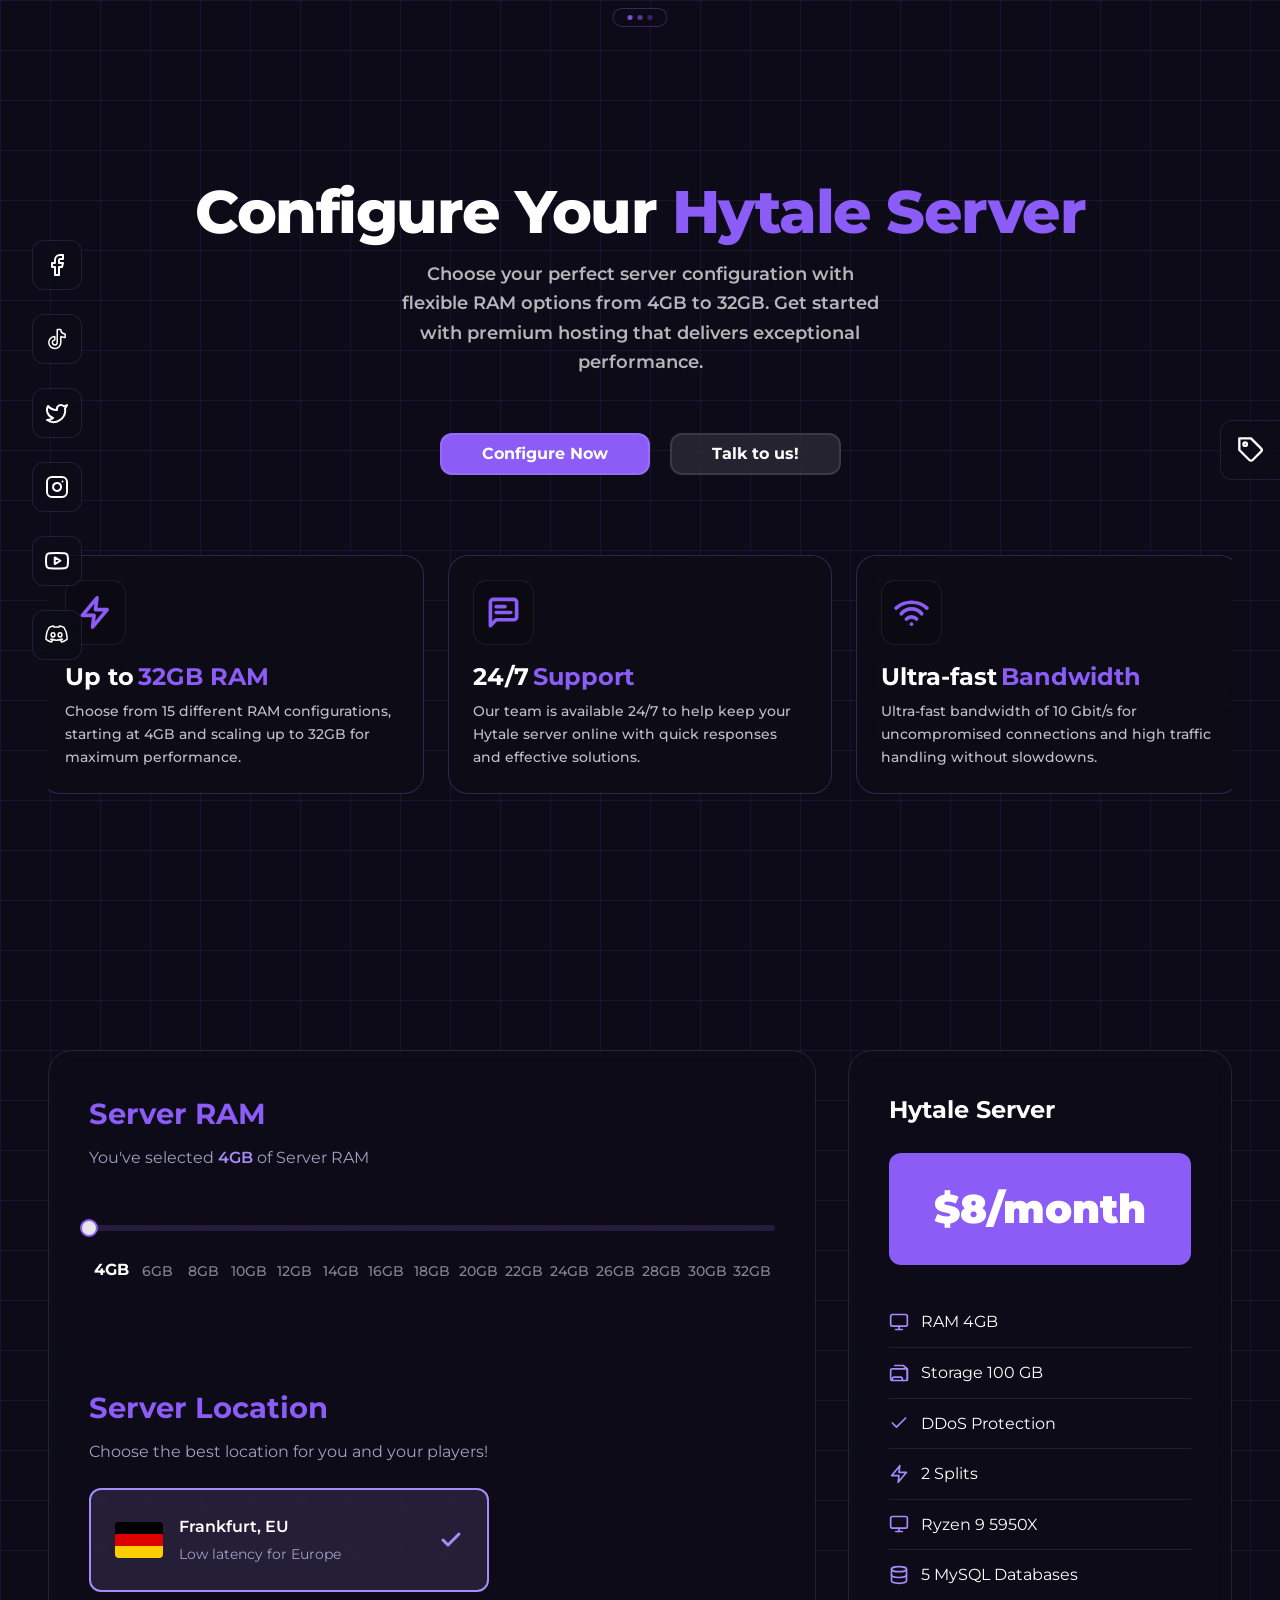
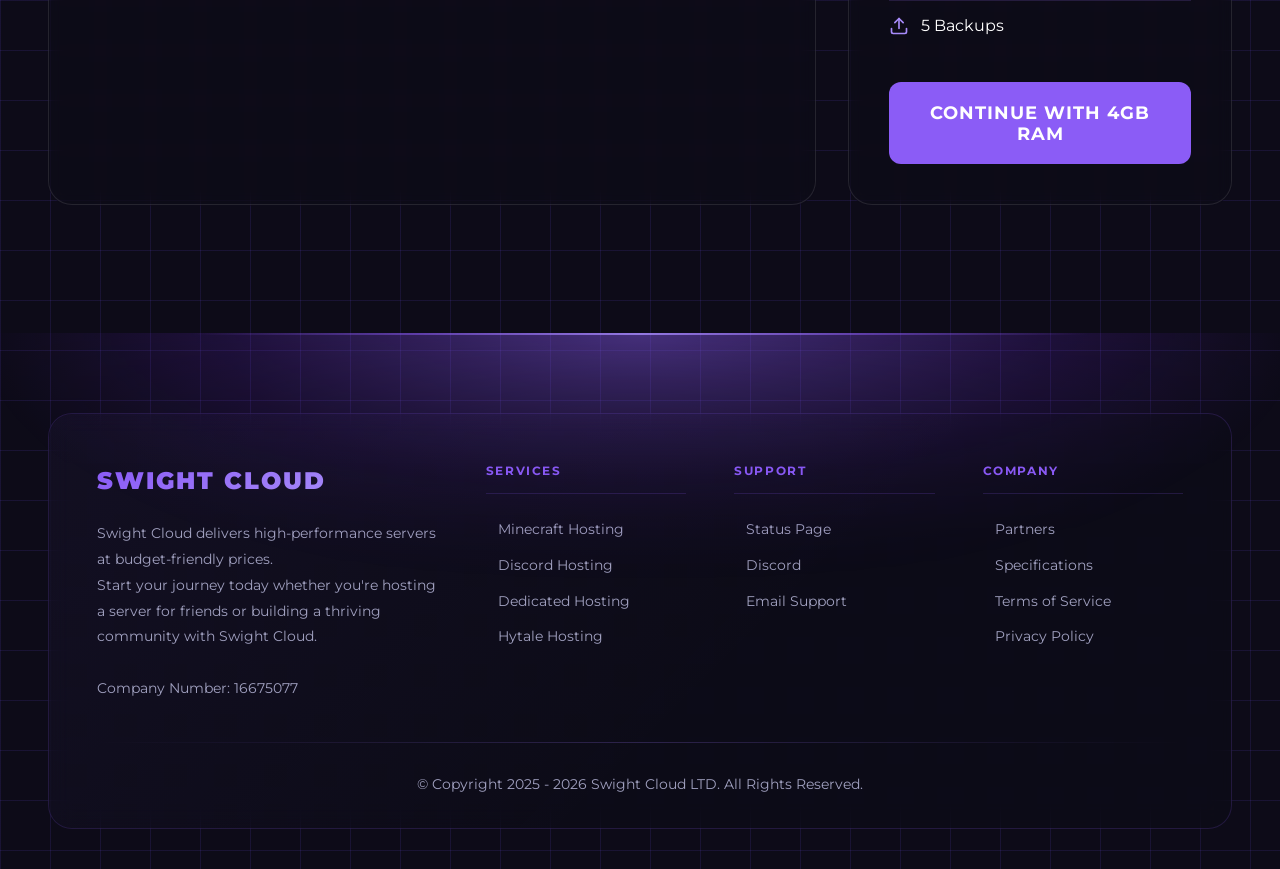
<file: pages/hytale.html>
<!doctype html><html lang="en"><head><meta charset="UTF-8"><meta content="width=device-width,initial-scale=1" name="viewport"><meta content="Get ready for Hytale with Swight Cloud — high-performance Hytale server hosting with NVMe SSDs, low latency infrastructure, and 24/7 expert support." name="description"><meta content="#0d0b18" name="theme-color"><title>Hytale Server Hosting | Swight Cloud</title><link href="../assets/images/logo.png" rel="icon" type="image/png"><link href="../css/styles.css" rel="stylesheet"><link href="https://fonts.googleapis.com" rel="preconnect"><link href="https://fonts.gstatic.com" rel="preconnect" crossorigin><link href="https://fonts.googleapis.com/css2?family=Montserrat:wght@300;400;500;600;700;800;900&display=swap" rel="preload" as="style" onload='this.onload=null,this.rel="stylesheet"'><noscript><link href="https://fonts.googleapis.com/css2?family=Montserrat:wght@300;400;500;600;700;800;900&display=swap" rel="stylesheet"></noscript><meta content="Swight Cloud" name="author"><meta content="hytale hosting, hytale server hosting, hytale pre-order, game server hosting" name="keywords"><meta content="index, follow" name="robots"><link href="https://swight.cloud/pages/hytale.html" rel="canonical"><meta content="website" property="og:type"><meta content="Swight Cloud" property="og:site_name"><meta content="https://swight.cloud/pages/hytale.html" property="og:url"><meta content="Hytale Server Hosting | Swight Cloud" property="og:title"><meta content="Get ready for Hytale with Swight Cloud — high-performance Hytale server hosting with NVMe SSDs, low latency infrastructure, and 24/7 expert support." property="og:description"><meta content="https://swight.cloud/assets/images/logo.png" property="og:image"><meta content="summary" name="twitter:card"><meta content="@swightcloud" name="twitter:site"><meta content="Hytale Server Hosting | Swight Cloud" name="twitter:title"><meta content="Get ready for Hytale with Swight Cloud — high-performance Hytale server hosting with NVMe SSDs, low latency infrastructure, and 24/7 expert support." name="twitter:description"><meta content="https://swight.cloud/assets/images/logo.png" name="twitter:image"></head><body><div id="page-preloader" aria-hidden="true"><div class="preloader-spinner"></div></div><noscript><style>#page-preloader{display:none}</style></noscript><a href="#main" class="skip-link">Skip to main content</a><div class="clouds" id="clouds"></div><aside class="social-sidebar"><div class="social-links"><a href="https://www.facebook.com/swightcloud" class="social-link" rel="noopener noreferrer" target="_blank" aria-label="Facebook"><svg viewBox="0 0 24 24" fill="none" height="24" width="24" stroke="currentColor" stroke-linecap="round" stroke-linejoin="round" stroke-width="2"><path d="M18 2h-3a5 5 0 0 0-5 5v3H7v4h3v8h4v-8h3l1-4h-4V7a1 1 0 0 1 1-1h3z"/></svg> </a><a href="https://www.tiktok.com/@swightcloud" class="social-link" rel="noopener noreferrer" target="_blank" aria-label="TikTok"><svg viewBox="0 0 24 24" fill="none" height="24" width="24" stroke="currentColor" stroke-linecap="round" stroke-linejoin="round" stroke-width="1.5" aria-hidden="true" xmlns="http://www.w3.org/2000/svg"><path d="M20.2 10.1c0 .22-.18.401-.4.39a8 8 0 0 1-3.362-.93c-.281-.15-.638.045-.638.364V15.5a6 6 0 1 1-6.4-5.987a.38.38 0 0 1 .4.387v2.8c0 .22-.18.397-.398.433A2.4 2.4 0 1 0 12.2 15.5V2.9a.4.4 0 0 1 .4-.4h2.8a.43.43 0 0 1 .418.4a4.4 4.4 0 0 0 3.983 3.982c.22.02.4.197.4.418z" stroke="currentColor" stroke-width="1.5" stroke-linecap="round" stroke-linejoin="round" fill="none"/></svg> </a><a href="https://x.com/swightcloud" class="social-link" rel="noopener noreferrer" target="_blank" aria-label="Twitter/X"><svg viewBox="0 0 24 24" fill="none" height="24" width="24" stroke="currentColor" stroke-linecap="round" stroke-linejoin="round" stroke-width="2"><path d="M22 4s-.7 2.1-2 3.4c1.6 10-9.4 17.3-18 11.6 2.2.1 4.4-.6 6-2C3 15.5.5 9.6 3 5c2.2 2.6 5.6 4.1 9 4-.9-4.2 4-6.6 7-3.8 1.1 0 3-1.2 3-1.2z"/></svg> </a><a href="https://www.instagram.com/swightcloud/" class="social-link" rel="noopener noreferrer" target="_blank" aria-label="Instagram"><svg viewBox="0 0 24 24" fill="none" height="24" width="24" stroke="currentColor" stroke-linecap="round" stroke-linejoin="round" stroke-width="2"><rect height="20" width="20" y="2" rx="5" ry="5" x="2"/><path d="M16 11.37A4 4 0 1 1 12.63 8 4 4 0 0 1 16 11.37z"/><line x1="17.5" x2="17.51" y1="6.5" y2="6.5"/></svg> </a><a href="https://www.youtube.com/@SwightCloud" class="social-link" rel="noopener noreferrer" target="_blank" aria-label="YouTube"><svg viewBox="0 0 24 24" fill="none" height="24" width="24" stroke="currentColor" stroke-linecap="round" stroke-linejoin="round" stroke-width="2"><path d="M22.54 6.42a2.78 2.78 0 0 0-1.94-2C18.88 4 12 4 12 4s-6.88 0-8.6.46a2.78 2.78 0 0 0-1.94 2A29 29 0 0 0 1 11.75a29 29 0 0 0 .46 5.33A2.78 2.78 0 0 0 3.4 19c1.72.46 8.6.46 8.6.46s6.88 0 8.6-.46a2.78 2.78 0 0 0 1.94-2 29 29 0 0 0 .46-5.25 29 29 0 0 0-.46-5.33z"/><polygon points="9.75 15.02 15.5 11.75 9.75 8.48 9.75 15.02"/></svg> </a><a href="https://discord.gg/swightcloud" class="social-link" rel="noopener noreferrer" target="_blank" aria-label="Discord"><svg viewBox="0 0 24 24" fill="none" height="24" width="24" xmlns="http://www.w3.org/2000/svg"><path d="M18.8943 4.34399C17.5183 3.71467 16.057 3.256 14.5317 3C14.3396 3.33067 14.1263 3.77866 13.977 4.13067C12.3546 3.89599 10.7439 3.89599 9.14391 4.13067C8.99457 3.77866 8.77056 3.33067 8.58922 3C7.05325 3.256 5.59191 3.71467 4.22552 4.34399C1.46286 8.41865 0.716188 12.3973 1.08952 16.3226C2.92418 17.6559 4.69486 18.4666 6.4346 19C6.86126 18.424 7.24527 17.8053 7.57594 17.1546C6.9466 16.92 6.34927 16.632 5.77327 16.2906C5.9226 16.184 6.07194 16.0667 6.21061 15.9493C9.68793 17.5387 13.4543 17.5387 16.889 15.9493C17.0383 16.0667 17.177 16.184 17.3263 16.2906C16.7503 16.632 16.153 16.92 15.5236 17.1546C15.8543 17.8053 16.2383 18.424 16.665 19C18.4036 18.4666 20.185 17.6559 22.01 16.3226C22.4687 11.7787 21.2836 7.83202 18.8943 4.34399ZM8.05593 13.9013C7.01058 13.9013 6.15725 12.952 6.15725 11.7893C6.15725 10.6267 6.98925 9.67731 8.05593 9.67731C9.11191 9.67731 9.97588 10.6267 9.95454 11.7893C9.95454 12.952 9.11191 13.9013 8.05593 13.9013ZM15.065 13.9013C14.0196 13.9013 13.1652 12.952 13.1652 11.7893C13.1652 10.6267 13.9983 9.67731 15.065 9.67731C16.121 9.67731 16.985 10.6267 16.9636 11.7893C16.9636 12.952 16.1317 13.9013 15.065 13.9013Z" stroke="currentColor" stroke-width="1.5" stroke-linejoin="round" fill="none"/></svg></a></div></aside><div class="nav-hover-zone" id="navHoverZone" aria-hidden="true"></div><div class="nav-indicator" id="navIndicator" aria-hidden="true"><span class="nav-indicator__dot"></span> <span class="nav-indicator__dot"></span> <span class="nav-indicator__dot"></span></div><nav aria-label="Main navigation" class="navbar" id="navbar"><div class="nav-container"><div class="logo"><a href="../index.html" class="logo-link"><picture><source srcset="../assets/images/logo.webp" type="image/webp"><img alt="SWIGHT CLOUD" class="logo-image" decoding="async" fetchpriority="high" height="50" src="../assets/images/logo.png" width="50"></picture><div class="logo-text"><span class="logo-main">SWIGHT</span> <span class="logo-sub">CLOUD</span></div></a></div><ul class="nav-menu" id="navMenu"><li><a href="minecraft.html" class="nav-link">MINECRAFT</a></li><li><a href="discord.html" class="nav-link">DISCORD</a></li><li><a href="dedicated.html" class="nav-link">DEDICATED</a></li><li><a href="hytale.html" class="nav-link active">HYTALE</a></li></ul><div class="nav-buttons"><div class="legal-dropdown"><button class="legal-button" id="legalButton" type="button" aria-controls="legalDropdown" aria-expanded="false" aria-haspopup="true"><svg viewBox="0 0 24 24" fill="none" height="18" width="18" stroke="currentColor" stroke-linecap="round" stroke-linejoin="round" stroke-width="2.5"><path d="M14 2H6a2 2 0 0 0-2 2v16a2 2 0 0 0 2 2h12a2 2 0 0 0 2-2V8z"/><polyline points="14 2 14 8 20 8"/><line x1="16" x2="8" y1="13" y2="13"/><line x1="16" x2="8" y1="17" y2="17"/><polyline points="10 9 9 9 8 9"/></svg> <span>Legal</span></button><div class="legal-dropdown-menu" id="legalDropdown"><a href="important.html#partners" class="legal-dropdown-item"><svg viewBox="0 0 24 24" fill="none" height="18" width="18" stroke="currentColor" stroke-linecap="round" stroke-linejoin="round" stroke-width="2.5"><path d="M17 21v-2a4 4 0 0 0-4-4H5a4 4 0 0 0-4 4v2"/><circle cx="9" cy="7" r="4"/><path d="M23 21v-2a4 4 0 0 0-3-3.87"/><path d="M16 3.13a4 4 0 0 1 0 7.75"/></svg> <span>Partners</span> </a><a href="important.html#terms" class="legal-dropdown-item"><svg viewBox="0 0 24 24" fill="none" height="18" width="18" stroke="currentColor" stroke-linecap="round" stroke-linejoin="round" stroke-width="2.5"><path d="M14 2H6a2 2 0 0 0-2 2v16a2 2 0 0 0 2 2h12a2 2 0 0 0 2-2V8z"/><polyline points="14 2 14 8 20 8"/><line x1="16" x2="8" y1="13" y2="13"/><line x1="16" x2="8" y1="17" y2="17"/></svg> <span>Terms of Service</span> </a><a href="important.html#privacy" class="legal-dropdown-item"><svg viewBox="0 0 24 24" fill="none" height="18" width="18" stroke="currentColor" stroke-linecap="round" stroke-linejoin="round" stroke-width="2.5"><rect height="11" width="18" y="11" rx="2" ry="2" x="3"/><path d="M7 11V7a5 5 0 0 1 10 0v4"/></svg> <span>Privacy Policy</span></a></div></div><div class="login-dropdown"><button class="login-button" id="loginButton" type="button" aria-controls="loginDropdown" aria-expanded="false" aria-haspopup="true"><svg viewBox="0 0 24 24" fill="none" height="18" width="18" stroke="currentColor" stroke-linecap="round" stroke-linejoin="round" stroke-width="2.5"><path d="M15 3h4a2 2 0 0 1 2 2v14a2 2 0 0 1-2 2h-4"/><polyline points="10 17 15 12 10 7"/><line x1="15" x2="3" y1="12" y2="12"/></svg> <span>Login</span></button><div class="login-dropdown-menu" id="loginDropdown"><a href="https://panel.swight.cloud/" class="login-dropdown-item" rel="noopener noreferrer" target="_blank"><svg viewBox="0 0 24 24" fill="none" height="18" width="18" stroke="currentColor" stroke-linecap="round" stroke-linejoin="round" stroke-width="2.5"><path d="M20 21v-2a4 4 0 0 0-4-4H8a4 4 0 0 0-4 4v2"/><circle cx="12" cy="7" r="4"/></svg> <span>Panel</span> </a><a href="https://billing.swight.cloud/" class="login-dropdown-item" rel="noopener noreferrer" target="_blank"><svg viewBox="0 0 24 24" fill="none" height="18" width="18" stroke="currentColor" stroke-linecap="round" stroke-linejoin="round" stroke-width="2.5"><rect height="16" width="22" y="4" rx="2" ry="2" x="1"/><line x1="1" x2="23" y1="10" y2="10"/><path d="M7 16h.01M15 16h.01"/></svg> <span>Billing</span></a></div></div></div><button class="hamburger" id="hamburger" type="button" aria-controls="navMenu" aria-expanded="false" aria-label="Open navigation menu"><span></span> <span></span> <span></span></button></div></nav><main id="main"><section class="hero-new" id="home"><div class="container"><div class="hero-split"><div class="hero-content-new"><h1 class="hero-title-new">Configure Your <span class="highlight-purple">Hytale Server</span></h1><p class="hero-subtitle-new">Choose your perfect server configuration with flexible RAM options from 4GB to 32GB. Get started with premium hosting that delivers exceptional performance.</p><div class="hero-buttons-new"><a href="#config" class="cta-button-primary">Configure Now</a> <a href="https://discord.gg/swightcloud" class="cta-button-secondary" rel="noopener noreferrer" target="_blank">Talk to us!</a></div></div></div><div class="features-grid-new"><div class="feature-card-new"><div class="feature-icon-new"><svg viewBox="0 0 24 24" fill="none" height="40" width="40" xmlns="http://www.w3.org/2000/svg"><path d="M13 2L3 14h8l-1 8 10-12h-8l1-8z" stroke="#8b5cf6" stroke-width="2.5" stroke-linecap="round" stroke-linejoin="round" fill="none"/></svg></div><h3 class="feature-title-new">Up to <span class="highlight-purple">32GB RAM</span></h3><p class="feature-description-new">Choose from 15 different RAM configurations, starting at 4GB and scaling up to 32GB for maximum performance.</p></div><div class="feature-card-new"><div class="feature-icon-new"><svg viewBox="0 0 24 24" fill="none" height="40" width="40" xmlns="http://www.w3.org/2000/svg"><path d="M21 15a2 2 0 0 1-2 2H7l-4 4V5a2 2 0 0 1 2-2h14a2 2 0 0 1 2 2z" stroke="#8b5cf6" stroke-width="2.5" stroke-linecap="round" stroke-linejoin="round" fill="none"/><path d="M13 8H7" stroke="#8b5cf6" stroke-width="2.5" stroke-linecap="round" stroke-linejoin="round" fill="none"/><path d="M17 12H7" stroke="#8b5cf6" stroke-width="2.5" stroke-linecap="round" stroke-linejoin="round" fill="none"/></svg></div><h3 class="feature-title-new">24/7 <span class="highlight-purple">Support</span></h3><p class="feature-description-new">Our team is available 24/7 to help keep your Hytale server online with quick responses and effective solutions.</p></div><div class="feature-card-new"><div class="feature-icon-new"><svg viewBox="0 0 24 24" fill="none" height="40" width="40" xmlns="http://www.w3.org/2000/svg"><path d="M12 20h.01" stroke="#8b5cf6" stroke-width="2.5" stroke-linecap="round" stroke-linejoin="round"/><path d="M8.5 16.429a5 5 0 0 1 7 0" stroke="#8b5cf6" stroke-width="2.5" stroke-linecap="round" stroke-linejoin="round"/><path d="M5 12.859a9 9 0 0 1 14 0" stroke="#8b5cf6" stroke-width="2.5" stroke-linecap="round" stroke-linejoin="round"/><path d="M1.42 9a16 16 0 0 1 21.16 0" stroke="#8b5cf6" stroke-width="2.5" stroke-linecap="round" stroke-linejoin="round"/></svg></div><h3 class="feature-title-new">Ultra-fast <span class="highlight-purple">Bandwidth</span></h3><p class="feature-description-new">Ultra-fast bandwidth of 10 Gbit/s for uncompromised connections and high traffic handling without slowdowns.</p></div></div><div class="curved-line-container"><svg viewBox="0 0 2200 100" class="curved-line" preserveAspectRatio="none"><path d="M0,80 Q1100,20 2200,80" stroke="rgba(139, 92, 246, 0.6)" stroke-width="3" stroke-linecap="round" fill="none"/></svg></div></div></section><section class="config-section" id="config"><div class="container"><div class="config-container"><div class="config-panel"><div class="config-block"><h2 class="config-title">Server RAM</h2><p class="config-subtitle">You've selected <span id="selectedRam">4GB</span> of Server RAM</p><div class="ram-selector"><div class="ram-slider-container"><div class="ram-slider-track" id="ramSliderTrack"><div class="ram-slider-fill" id="ramSliderFill"></div><div class="ram-slider-thumb" id="ramSliderThumb"></div></div><div class="ram-labels"><button class="ram-label active" data-index="0" data-price="$8/month" data-ram="4GB">4GB</button> <button class="ram-label" data-index="1" data-price="$10/month" data-ram="6GB">6GB</button> <button class="ram-label" data-index="2" data-price="$12/month" data-ram="8GB">8GB</button> <button class="ram-label" data-index="3" data-price="$14/month" data-ram="10GB">10GB</button> <button class="ram-label" data-index="4" data-price="$16/month" data-ram="12GB">12GB</button> <button class="ram-label" data-index="5" data-price="$18/month" data-ram="14GB">14GB</button> <button class="ram-label" data-index="6" data-price="$20/month" data-ram="16GB">16GB</button> <button class="ram-label" data-index="7" data-price="$22/month" data-ram="18GB">18GB</button> <button class="ram-label" data-index="8" data-price="$24/month" data-ram="20GB">20GB</button> <button class="ram-label" data-index="9" data-price="$26/month" data-ram="22GB">22GB</button> <button class="ram-label" data-index="10" data-price="$28/month" data-ram="24GB">24GB</button> <button class="ram-label" data-index="11" data-price="$30/month" data-ram="26GB">26GB</button> <button class="ram-label" data-index="12" data-price="$32/month" data-ram="28GB">28GB</button> <button class="ram-label" data-index="13" data-price="$34/month" data-ram="30GB">30GB</button> <button class="ram-label" data-index="14" data-price="$36/month" data-ram="32GB">32GB</button></div></div></div></div><div class="config-block"><h2 class="config-title">Server Location</h2><p class="config-subtitle">Choose the best location for you and your players!</p><div class="location-grid"><div class="active location-option" data-location="frankfurt"><div class="location-flag"><svg viewBox="0 0 32 24" fill="none" height="24" width="32" xmlns="http://www.w3.org/2000/svg"><rect height="8" width="32" fill="#000000"/><rect height="8" width="32" y="8" fill="#DD0000"/><rect height="8" width="32" y="16" fill="#FFCE00"/></svg></div><div class="location-info"><div class="location-name">Frankfurt, EU</div><div class="location-desc">Low latency for Europe</div></div><svg viewBox="0 0 24 24" fill="none" height="24" width="24" stroke="currentColor" stroke-linecap="round" stroke-linejoin="round" stroke-width="3" class="location-check"><polyline points="20 6 9 17 4 12"></polyline></svg></div></div></div></div><div class="summary-panel"><h3 class="summary-title">Hytale Server</h3><div class="summary-price" id="monthlyPrice">$8/month</div><div class="summary-features"><div class="summary-feature"><svg viewBox="0 0 24 24" fill="none" height="20" width="20" stroke="currentColor" stroke-linecap="round" stroke-linejoin="round" stroke-width="2"><rect height="14" width="20" y="3" rx="2" ry="2" x="2"/><line x1="8" x2="16" y1="21" y2="21"/><line x1="12" x2="12" y1="17" y2="21"/></svg> <span>RAM <span id="summaryRam">4GB</span></span></div><div class="summary-feature"><svg viewBox="0 0 24 24" fill="none" height="20" width="20" stroke="currentColor" stroke-linecap="round" stroke-linejoin="round" stroke-width="2"><rect height="14" width="20" y="7" rx="2" ry="2" x="2"/><path d="M16 21v-2a2 2 0 0 0-2-2H6a2 2 0 0 0-2 2v2"/><path d="M7 3h10l5 4v14"/></svg> <span>Storage 100 GB</span></div><div class="summary-feature"><svg viewBox="0 0 24 24" fill="none" height="20" width="20" stroke="currentColor" stroke-linecap="round" stroke-linejoin="round" stroke-width="2"><polyline points="20 6 9 17 4 12"/></svg> <span>DDoS Protection</span></div><div class="summary-feature"><svg viewBox="0 0 24 24" fill="none" height="20" width="20" stroke="currentColor" stroke-linecap="round" stroke-linejoin="round" stroke-width="2"><polyline points="13 2 3 14 12 14 11 22 21 10 12 10 13 2"/></svg> <span>2 Splits</span></div><div class="summary-feature"><svg viewBox="0 0 24 24" fill="none" height="20" width="20" stroke="currentColor" stroke-linecap="round" stroke-linejoin="round" stroke-width="2"><rect height="14" width="20" y="3" rx="2" ry="2" x="2"/><line x1="8" x2="16" y1="21" y2="21"/><line x1="12" x2="12" y1="17" y2="21"/></svg> <span>Ryzen 9 5950X</span></div><div class="summary-feature"><svg viewBox="0 0 24 24" fill="none" height="20" width="20" stroke="currentColor" stroke-linecap="round" stroke-linejoin="round" stroke-width="2"><ellipse cx="12" cy="5" rx="9" ry="3"/><path d="M21 12c0 1.66-4 3-9 3s-9-1.34-9-3"/><path d="M3 5v14c0 1.66 4 3 9 3s9-1.34 9-3V5"/></svg> <span>5 MySQL Databases</span></div><div class="summary-feature"><svg viewBox="0 0 24 24" fill="none" height="20" width="20" stroke="currentColor" stroke-linecap="round" stroke-linejoin="round" stroke-width="2"><path d="M21 15v4a2 2 0 0 1-2 2H5a2 2 0 0 1-2-2v-4"/><polyline points="17 8 12 3 7 8"/><line x1="12" x2="12" y1="3" y2="15"/></svg> <span>5 Backups</span></div></div><button class="summary-button" id="continueButton">Continue with <span id="continueRam">4GB</span> RAM</button></div></div></div></section><footer class="footer"><div class="container"><div class="footer-box"><div class="footer-content"><div class="footer-section"><div class="footer-logo"><span class="logo-3d-footer">SWIGHT CLOUD</span></div><p class="footer-description">Swight Cloud delivers high-performance servers at budget-friendly prices.<br>Start your journey today whether you're hosting a server for friends or building a thriving community with Swight Cloud.<br><br>Company Number: 16675077</p></div><div class="footer-section"><h4>Services</h4><ul class="footer-links"><li><a href="minecraft.html">Minecraft Hosting</a></li><li><a href="discord.html">Discord Hosting</a></li><li><a href="dedicated.html">Dedicated Hosting</a></li><li><a href="hytale.html">Hytale Hosting</a></li></ul></div><div class="footer-section"><h4>Support</h4><ul class="footer-links"><li><a href="https://status.swight.cloud" rel="noopener noreferrer" target="_blank">Status Page</a></li><li><a href="https://discord.gg/swightcloud" rel="noopener noreferrer" target="_blank">Discord</a></li><li><a href="mailto:support@swight.cloud">Email Support</a></li></ul></div><div class="footer-section"><h4>Company</h4><ul class="footer-links"><li><a href="important.html#partners">Partners</a></li><li><a href="specifications.html">Specifications</a></li><li><a href="important.html#terms">Terms of Service</a></li><li><a href="important.html#privacy">Privacy Policy</a></li></ul></div></div><div class="footer-bottom"><p>&copy; Copyright 2025 - 2026 Swight Cloud LTD. All Rights Reserved.</p></div></div></div></footer><aside class="discount-panel"><button class="discount-trigger" id="discountTrigger" type="button" aria-controls="discountContent" aria-expanded="false" aria-label="Show discount code"><svg viewBox="0 0 24 24" fill="none" height="24" width="24" stroke="currentColor" stroke-linecap="round" stroke-linejoin="round" stroke-width="2" aria-hidden="true"><path d="M20.59 13.41l-7.17 7.17a2 2 0 0 1-2.83 0L2 12V2h10l8.59 8.59a2 2 0 0 1 0 2.82z"/><circle cx="7" cy="7" r="1.5"/></svg></button><div class="discount-content" id="discountContent"><div class="discount-header"><div class="discount-badge">20% OFF</div></div><div class="discount-divider"></div><div class="discount-code-container"><p class="discount-label">USE CODE AT CHECKOUT:</p><div class="discount-code-wrapper"><code class="discount-code" id="discountCode">SWIGHT20</code> <button class="copy-button" id="copyDiscountBtn" type="button" aria-label="Copy discount code"><svg viewBox="0 0 24 24" fill="none" height="18" width="18" stroke="currentColor" stroke-linecap="round" stroke-linejoin="round" stroke-width="2"><rect height="13" width="13" y="9" rx="2" ry="2" x="9"/><path d="M5 15H4a2 2 0 0 1-2-2V4a2 2 0 0 1 2-2h9a2 2 0 0 1 2 2v1"/></svg></button></div><span class="copy-feedback" id="copyFeedback">✓ Copied!</span></div><div class="discount-footer"><p class="discount-note">Save on all hosting plans</p></div></div></aside></main><script src="../js/app.config.js" defer="defer"></script><script src="../js/logger.js" defer="defer"></script><script src="../js/analytics.js" defer="defer"></script><script src="../js/main.js" defer="defer"></script><script src="../js/config.js" defer="defer"></script><script src="https://code.tidio.co/aop65w6w0ofjhaqja2ae8acgunuupxkn.js" async></script></body></html>
</file>
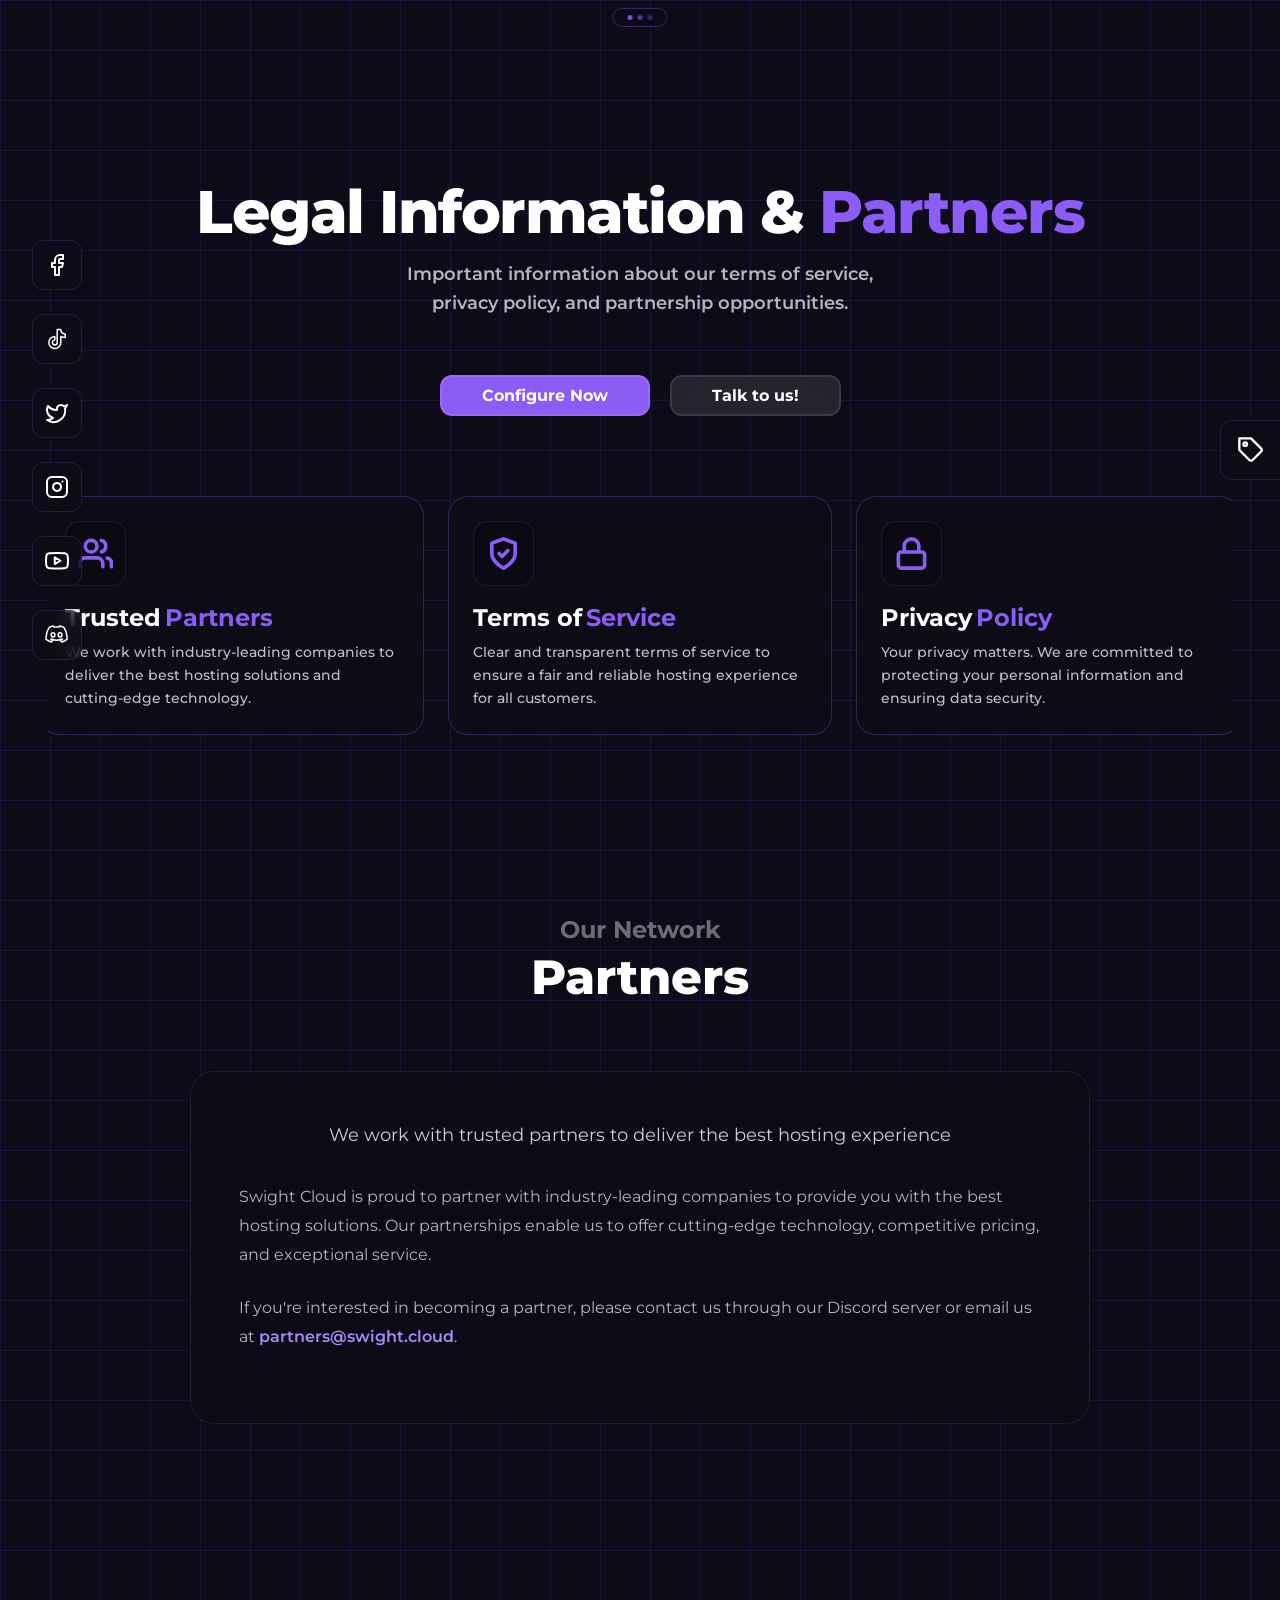
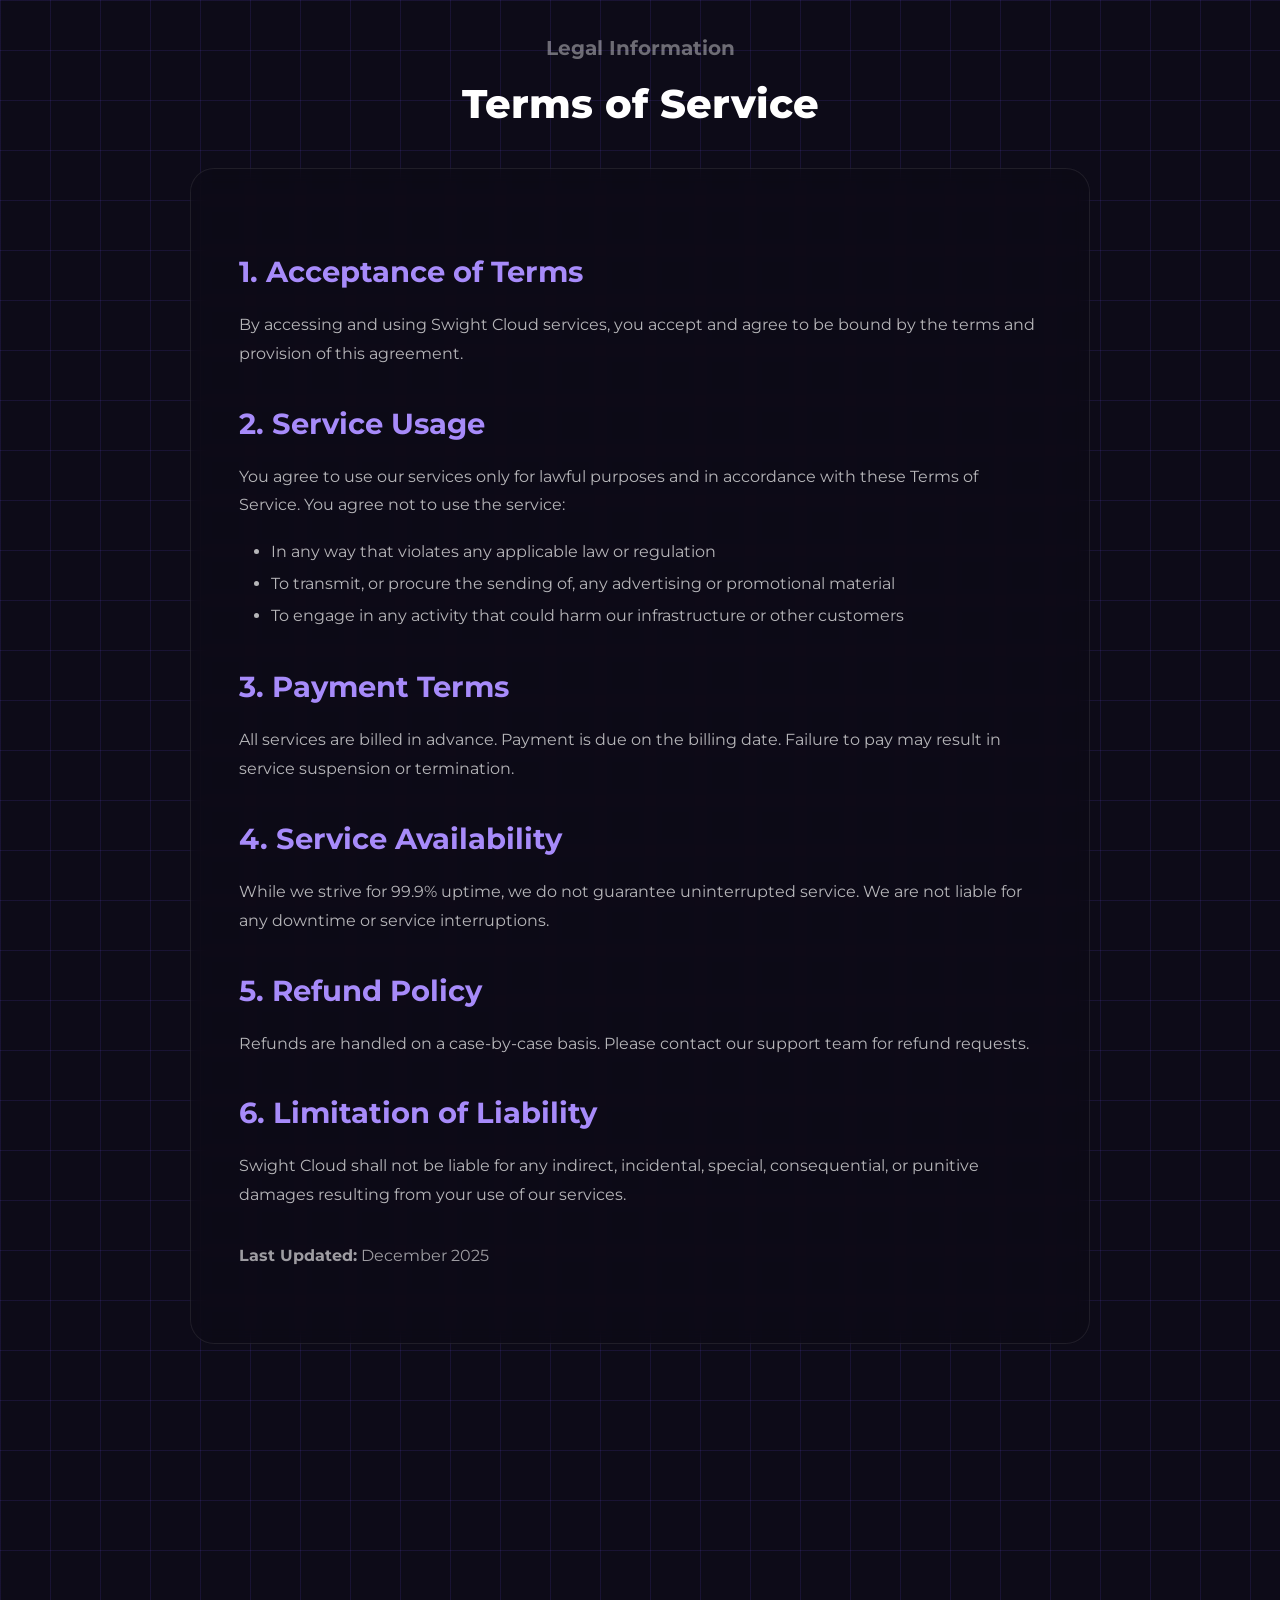
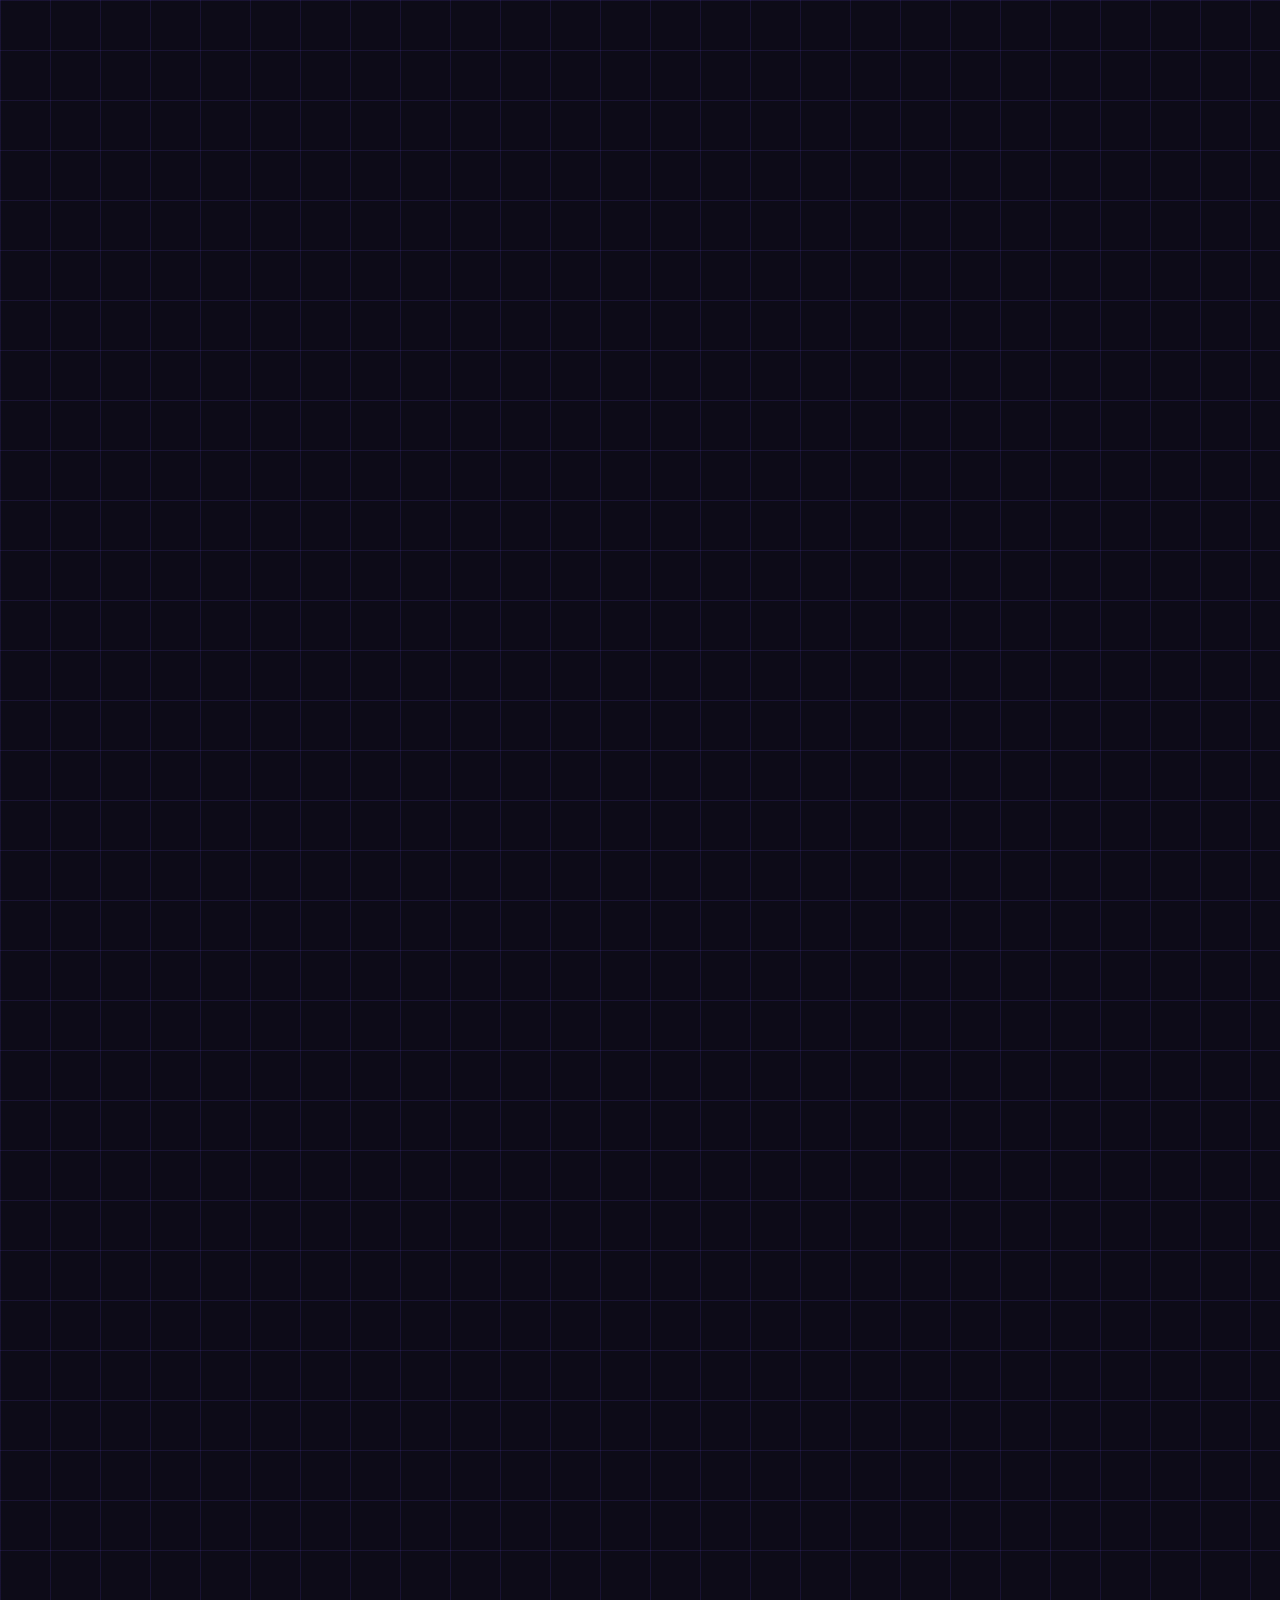
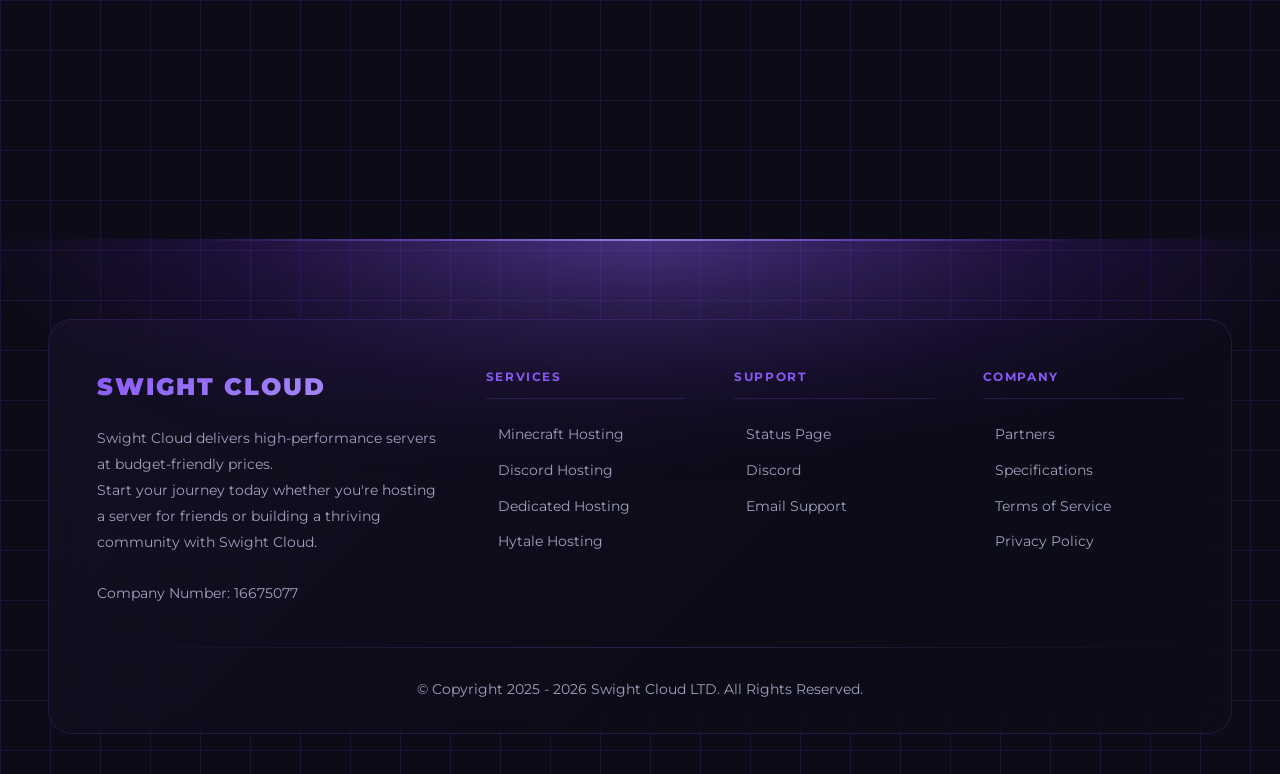
<file: pages/important.html>
<!doctype html><html lang="en"><head><meta charset="UTF-8"><meta content="width=device-width,initial-scale=1" name="viewport"><meta content="Read Swight Cloud's Terms of Service, Privacy Policy, and partner information. Understand your rights and our commitments as your hosting provider." name="description"><meta content="#0d0b18" name="theme-color"><title>Terms of Service & Privacy Policy | Swight Cloud</title><link href="../assets/images/logo.png" rel="icon" type="image/png"><link href="../css/styles.css" rel="stylesheet"><link href="https://fonts.googleapis.com" rel="preconnect"><link href="https://fonts.gstatic.com" rel="preconnect" crossorigin><link href="https://fonts.googleapis.com/css2?family=Montserrat:wght@300;400;500;600;700;800;900&display=swap" rel="preload" as="style" onload='this.onload=null,this.rel="stylesheet"'><noscript><link href="https://fonts.googleapis.com/css2?family=Montserrat:wght@300;400;500;600;700;800;900&display=swap" rel="stylesheet"></noscript><meta content="Swight Cloud" name="author"><meta content="swight cloud terms of service, privacy policy, legal, hosting agreement" name="keywords"><meta content="index, follow" name="robots"><link href="https://swight.cloud/pages/important.html" rel="canonical"><meta content="website" property="og:type"><meta content="Swight Cloud" property="og:site_name"><meta content="https://swight.cloud/pages/important.html" property="og:url"><meta content="Terms of Service & Privacy Policy | Swight Cloud" property="og:title"><meta content="Read Swight Cloud's Terms of Service, Privacy Policy, and partner information. Understand your rights and our commitments as your hosting provider." property="og:description"><meta content="https://swight.cloud/assets/images/logo.png" property="og:image"><meta content="summary" name="twitter:card"><meta content="@swightcloud" name="twitter:site"><meta content="Terms of Service & Privacy Policy | Swight Cloud" name="twitter:title"><meta content="Read Swight Cloud's Terms of Service, Privacy Policy, and partner information. Understand your rights and our commitments as your hosting provider." name="twitter:description"><meta content="https://swight.cloud/assets/images/logo.png" name="twitter:image"></head><body><div id="page-preloader" aria-hidden="true"><div class="preloader-spinner"></div></div><noscript><style>#page-preloader{display:none}</style></noscript><a href="#main" class="skip-link">Skip to main content</a><div class="clouds" id="clouds"></div><aside class="social-sidebar"><div class="social-links"><a href="https://www.facebook.com/swightcloud" class="social-link" rel="noopener noreferrer" target="_blank" aria-label="Facebook"><svg viewBox="0 0 24 24" fill="none" height="24" width="24" stroke="currentColor" stroke-linecap="round" stroke-linejoin="round" stroke-width="2"><path d="M18 2h-3a5 5 0 0 0-5 5v3H7v4h3v8h4v-8h3l1-4h-4V7a1 1 0 0 1 1-1h3z"/></svg> </a><a href="https://www.tiktok.com/@swightcloud" class="social-link" rel="noopener noreferrer" target="_blank" aria-label="TikTok"><svg viewBox="0 0 24 24" fill="none" height="24" width="24" stroke="currentColor" stroke-linecap="round" stroke-linejoin="round" stroke-width="1.5" aria-hidden="true" xmlns="http://www.w3.org/2000/svg"><path d="M20.2 10.1c0 .22-.18.401-.4.39a8 8 0 0 1-3.362-.93c-.281-.15-.638.045-.638.364V15.5a6 6 0 1 1-6.4-5.987a.38.38 0 0 1 .4.387v2.8c0 .22-.18.397-.398.433A2.4 2.4 0 1 0 12.2 15.5V2.9a.4.4 0 0 1 .4-.4h2.8a.43.43 0 0 1 .418.4a4.4 4.4 0 0 0 3.983 3.982c.22.02.4.197.4.418z" stroke="currentColor" stroke-width="1.5" stroke-linecap="round" stroke-linejoin="round" fill="none"/></svg> </a><a href="https://x.com/swightcloud" class="social-link" rel="noopener noreferrer" target="_blank" aria-label="Twitter/X"><svg viewBox="0 0 24 24" fill="none" height="24" width="24" stroke="currentColor" stroke-linecap="round" stroke-linejoin="round" stroke-width="2"><path d="M22 4s-.7 2.1-2 3.4c1.6 10-9.4 17.3-18 11.6 2.2.1 4.4-.6 6-2C3 15.5.5 9.6 3 5c2.2 2.6 5.6 4.1 9 4-.9-4.2 4-6.6 7-3.8 1.1 0 3-1.2 3-1.2z"/></svg> </a><a href="https://www.instagram.com/swightcloud/" class="social-link" rel="noopener noreferrer" target="_blank" aria-label="Instagram"><svg viewBox="0 0 24 24" fill="none" height="24" width="24" stroke="currentColor" stroke-linecap="round" stroke-linejoin="round" stroke-width="2"><rect height="20" rx="5" ry="5" width="20" x="2" y="2"/><path d="M16 11.37A4 4 0 1 1 12.63 8 4 4 0 0 1 16 11.37z"/><line x1="17.5" x2="17.51" y1="6.5" y2="6.5"/></svg> </a><a href="https://www.youtube.com/@SwightCloud" class="social-link" rel="noopener noreferrer" target="_blank" aria-label="YouTube"><svg viewBox="0 0 24 24" fill="none" height="24" width="24" stroke="currentColor" stroke-linecap="round" stroke-linejoin="round" stroke-width="2"><path d="M22.54 6.42a2.78 2.78 0 0 0-1.94-2C18.88 4 12 4 12 4s-6.88 0-8.6.46a2.78 2.78 0 0 0-1.94 2A29 29 0 0 0 1 11.75a29 29 0 0 0 .46 5.33A2.78 2.78 0 0 0 3.4 19c1.72.46 8.6.46 8.6.46s6.88 0 8.6-.46a2.78 2.78 0 0 0 1.94-2 29 29 0 0 0 .46-5.25 29 29 0 0 0-.46-5.33z"/><polygon points="9.75 15.02 15.5 11.75 9.75 8.48 9.75 15.02"/></svg> </a><a href="https://discord.gg/swightcloud" class="social-link" rel="noopener noreferrer" target="_blank" aria-label="Discord"><svg viewBox="0 0 24 24" fill="none" height="24" width="24" xmlns="http://www.w3.org/2000/svg"><path d="M18.8943 4.34399C17.5183 3.71467 16.057 3.256 14.5317 3C14.3396 3.33067 14.1263 3.77866 13.977 4.13067C12.3546 3.89599 10.7439 3.89599 9.14391 4.13067C8.99457 3.77866 8.77056 3.33067 8.58922 3C7.05325 3.256 5.59191 3.71467 4.22552 4.34399C1.46286 8.41865 0.716188 12.3973 1.08952 16.3226C2.92418 17.6559 4.69486 18.4666 6.4346 19C6.86126 18.424 7.24527 17.8053 7.57594 17.1546C6.9466 16.92 6.34927 16.632 5.77327 16.2906C5.9226 16.184 6.07194 16.0667 6.21061 15.9493C9.68793 17.5387 13.4543 17.5387 16.889 15.9493C17.0383 16.0667 17.177 16.184 17.3263 16.2906C16.7503 16.632 16.153 16.92 15.5236 17.1546C15.8543 17.8053 16.2383 18.424 16.665 19C18.4036 18.4666 20.185 17.6559 22.01 16.3226C22.4687 11.7787 21.2836 7.83202 18.8943 4.34399ZM8.05593 13.9013C7.01058 13.9013 6.15725 12.952 6.15725 11.7893C6.15725 10.6267 6.98925 9.67731 8.05593 9.67731C9.11191 9.67731 9.97588 10.6267 9.95454 11.7893C9.95454 12.952 9.11191 13.9013 8.05593 13.9013ZM15.065 13.9013C14.0196 13.9013 13.1652 12.952 13.1652 11.7893C13.1652 10.6267 13.9983 9.67731 15.065 9.67731C16.121 9.67731 16.985 10.6267 16.9636 11.7893C16.9636 12.952 16.1317 13.9013 15.065 13.9013Z" stroke="currentColor" stroke-width="1.5" stroke-linejoin="round" fill="none"/></svg></a></div></aside><div class="nav-hover-zone" id="navHoverZone" aria-hidden="true"></div><div class="nav-indicator" id="navIndicator" aria-hidden="true"><span class="nav-indicator__dot"></span> <span class="nav-indicator__dot"></span> <span class="nav-indicator__dot"></span></div><nav aria-label="Main navigation" class="navbar" id="navbar"><div class="nav-container"><div class="logo"><a href="../index.html" class="logo-link"><picture><source srcset="../assets/images/logo.webp" type="image/webp"><img alt="SWIGHT CLOUD" class="logo-image" decoding="async" fetchpriority="high" height="50" src="../assets/images/logo.png" width="50"></picture><div class="logo-text"><span class="logo-main">SWIGHT</span> <span class="logo-sub">CLOUD</span></div></a></div><ul class="nav-menu" id="navMenu"><li><a href="minecraft.html" class="nav-link">MINECRAFT</a></li><li><a href="discord.html" class="nav-link">DISCORD</a></li><li><a href="dedicated.html" class="nav-link">DEDICATED</a></li><li><a href="hytale.html" class="nav-link">HYTALE</a></li></ul><div class="nav-buttons"><div class="legal-dropdown"><button class="legal-button" id="legalButton" type="button" aria-controls="legalDropdown" aria-expanded="false" aria-haspopup="true"><svg viewBox="0 0 24 24" fill="none" height="18" width="18" stroke="currentColor" stroke-linecap="round" stroke-linejoin="round" stroke-width="2.5"><path d="M14 2H6a2 2 0 0 0-2 2v16a2 2 0 0 0 2 2h12a2 2 0 0 0 2-2V8z"/><polyline points="14 2 14 8 20 8"/><line x1="16" x2="8" y1="13" y2="13"/><line x1="16" x2="8" y1="17" y2="17"/><polyline points="10 9 9 9 8 9"/></svg> <span>Legal</span></button><div class="legal-dropdown-menu" id="legalDropdown"><a href="important.html#partners" class="legal-dropdown-item"><svg viewBox="0 0 24 24" fill="none" height="18" width="18" stroke="currentColor" stroke-linecap="round" stroke-linejoin="round" stroke-width="2.5"><path d="M17 21v-2a4 4 0 0 0-4-4H5a4 4 0 0 0-4 4v2"/><circle cx="9" cy="7" r="4"/><path d="M23 21v-2a4 4 0 0 0-3-3.87"/><path d="M16 3.13a4 4 0 0 1 0 7.75"/></svg> <span>Partners</span> </a><a href="important.html#terms" class="legal-dropdown-item"><svg viewBox="0 0 24 24" fill="none" height="18" width="18" stroke="currentColor" stroke-linecap="round" stroke-linejoin="round" stroke-width="2.5"><path d="M14 2H6a2 2 0 0 0-2 2v16a2 2 0 0 0 2 2h12a2 2 0 0 0 2-2V8z"/><polyline points="14 2 14 8 20 8"/><line x1="16" x2="8" y1="13" y2="13"/><line x1="16" x2="8" y1="17" y2="17"/></svg> <span>Terms of Service</span> </a><a href="important.html#privacy" class="legal-dropdown-item"><svg viewBox="0 0 24 24" fill="none" height="18" width="18" stroke="currentColor" stroke-linecap="round" stroke-linejoin="round" stroke-width="2.5"><rect height="11" rx="2" ry="2" width="18" x="3" y="11"/><path d="M7 11V7a5 5 0 0 1 10 0v4"/></svg> <span>Privacy Policy</span></a></div></div><div class="login-dropdown"><button class="login-button" id="loginButton" type="button" aria-controls="loginDropdown" aria-expanded="false" aria-haspopup="true"><svg viewBox="0 0 24 24" fill="none" height="18" width="18" stroke="currentColor" stroke-linecap="round" stroke-linejoin="round" stroke-width="2.5"><path d="M15 3h4a2 2 0 0 1 2 2v14a2 2 0 0 1-2 2h-4"/><polyline points="10 17 15 12 10 7"/><line x1="15" x2="3" y1="12" y2="12"/></svg> <span>Login</span></button><div class="login-dropdown-menu" id="loginDropdown"><a href="https://panel.swight.cloud/" class="login-dropdown-item" rel="noopener noreferrer" target="_blank"><svg viewBox="0 0 24 24" fill="none" height="18" width="18" stroke="currentColor" stroke-linecap="round" stroke-linejoin="round" stroke-width="2.5"><path d="M20 21v-2a4 4 0 0 0-4-4H8a4 4 0 0 0-4 4v2"/><circle cx="12" cy="7" r="4"/></svg> <span>Panel</span> </a><a href="https://billing.swight.cloud/" class="login-dropdown-item" rel="noopener noreferrer" target="_blank"><svg viewBox="0 0 24 24" fill="none" height="18" width="18" stroke="currentColor" stroke-linecap="round" stroke-linejoin="round" stroke-width="2.5"><rect height="16" rx="2" ry="2" width="22" x="1" y="4"/><line x1="1" x2="23" y1="10" y2="10"/><path d="M7 16h.01M15 16h.01"/></svg> <span>Billing</span></a></div></div></div><button class="hamburger" id="hamburger" type="button" aria-controls="navMenu" aria-expanded="false" aria-label="Open navigation menu"><span></span> <span></span> <span></span></button></div></nav><main id="main"><section class="hero-new" id="home"><div class="container"><div class="hero-split"><div class="hero-content-new"><h1 class="hero-title-new">Legal Information & <span class="highlight-purple">Partners</span></h1><p class="hero-subtitle-new">Important information about our terms of service, privacy policy, and partnership opportunities.</p><div class="hero-buttons-new"><a href="../index.html#services" class="cta-button-primary">Configure Now</a> <a href="https://discord.gg/swightcloud" class="cta-button-secondary" rel="noopener noreferrer" target="_blank">Talk to us!</a></div></div></div><div class="features-grid-new"><div class="feature-card-new"><div class="feature-icon-new"><svg viewBox="0 0 24 24" fill="none" height="40" width="40" xmlns="http://www.w3.org/2000/svg"><path d="M17 21v-2a4 4 0 0 0-4-4H5a4 4 0 0 0-4 4v2" stroke="#8b5cf6" stroke-width="2.5" stroke-linecap="round" stroke-linejoin="round"/><circle cx="9" cy="7" r="4" stroke="#8b5cf6" stroke-width="2.5"/><path d="M23 21v-2a4 4 0 0 0-3-3.87" stroke="#8b5cf6" stroke-width="2.5" stroke-linecap="round" stroke-linejoin="round"/><path d="M16 3.13a4 4 0 0 1 0 7.75" stroke="#8b5cf6" stroke-width="2.5" stroke-linecap="round" stroke-linejoin="round"/></svg></div><h3 class="feature-title-new">Trusted <span class="highlight-purple">Partners</span></h3><p class="feature-description-new">We work with industry-leading companies to deliver the best hosting solutions and cutting-edge technology.</p></div><div class="feature-card-new"><div class="feature-icon-new"><svg viewBox="0 0 24 24" fill="none" height="40" width="40" xmlns="http://www.w3.org/2000/svg"><path d="M12 22s8-4 8-10V5l-8-3-8 3v7c0 6 8 10 8 10z" stroke="#8b5cf6" stroke-width="2.5" stroke-linecap="round" stroke-linejoin="round"/><path d="M9 12l2 2 4-4" stroke="#8b5cf6" stroke-width="2.5" stroke-linecap="round" stroke-linejoin="round"/></svg></div><h3 class="feature-title-new">Terms of <span class="highlight-purple">Service</span></h3><p class="feature-description-new">Clear and transparent terms of service to ensure a fair and reliable hosting experience for all customers.</p></div><div class="feature-card-new"><div class="feature-icon-new"><svg viewBox="0 0 24 24" fill="none" height="40" width="40" xmlns="http://www.w3.org/2000/svg"><rect height="11" rx="2" ry="2" width="18" x="3" y="11" stroke="#8b5cf6" stroke-width="2.5"/><path d="M7 11V7a5 5 0 0 1 10 0v4" stroke="#8b5cf6" stroke-width="2.5" stroke-linecap="round"/></svg></div><h3 class="feature-title-new">Privacy <span class="highlight-purple">Policy</span></h3><p class="feature-description-new">Your privacy matters. We are committed to protecting your personal information and ensuring data security.</p></div></div><div class="curved-line-container"><svg viewBox="0 0 2200 100" class="curved-line" preserveAspectRatio="none"><path d="M0,80 Q1100,20 2200,80" stroke="rgba(139, 92, 246, 0.6)" stroke-width="3" stroke-linecap="round" fill="none"/></svg></div></div></section><section class="pricing-plans" id="partners"><div class="container"><div class="pricing-header"><p class="pricing-subtitle">Our Network</p><h2 class="pricing-title">Partners</h2></div><div class="content-text"><p style="text-align:center;color:rgba(255,255,255,.8);font-size:1.125rem;line-height:1.75;margin-bottom:2rem">We work with trusted partners to deliver the best hosting experience</p><p style="color:rgba(255,255,255,.7);line-height:1.8;margin-bottom:1.5rem">Swight Cloud is proud to partner with industry-leading companies to provide you with the best hosting solutions. Our partnerships enable us to offer cutting-edge technology, competitive pricing, and exceptional service.</p><p style="color:rgba(255,255,255,.7);line-height:1.8">If you're interested in becoming a partner, please contact us through our Discord server or email us at <a href="mailto:partners@swight.cloud" style="color:var(--accent-color);text-decoration:none;transition:color .3s ease">partners@swight.cloud</a>.</p></div></div></section><section class="comparison-section" id="terms"><div class="container"><div class="comparison-header"><h3 class="comparison-subtitle">Legal Information</h3><h2 class="comparison-title">Terms of Service</h2></div><div class="content-text"><h2 style="font-family:Montserrat,sans-serif;color:var(--accent-color);margin-top:2rem;margin-bottom:1rem;font-size:1.8rem;font-weight:700">1. Acceptance of Terms</h2><p style="color:rgba(255,255,255,.7);line-height:1.8;margin-bottom:1.5rem">By accessing and using Swight Cloud services, you accept and agree to be bound by the terms and provision of this agreement.</p><h2 style="font-family:Montserrat,sans-serif;color:var(--accent-color);margin-top:2rem;margin-bottom:1rem;font-size:1.8rem;font-weight:700">2. Service Usage</h2><p style="color:rgba(255,255,255,.7);line-height:1.8;margin-bottom:1rem">You agree to use our services only for lawful purposes and in accordance with these Terms of Service. You agree not to use the service:</p><ul style="color:rgba(255,255,255,.7);line-height:2;margin-left:2rem;margin-bottom:1.5rem"><li>In any way that violates any applicable law or regulation</li><li>To transmit, or procure the sending of, any advertising or promotional material</li><li>To engage in any activity that could harm our infrastructure or other customers</li></ul><h2 style="font-family:Montserrat,sans-serif;color:var(--accent-color);margin-top:2rem;margin-bottom:1rem;font-size:1.8rem;font-weight:700">3. Payment Terms</h2><p style="color:rgba(255,255,255,.7);line-height:1.8;margin-bottom:1.5rem">All services are billed in advance. Payment is due on the billing date. Failure to pay may result in service suspension or termination.</p><h2 style="font-family:Montserrat,sans-serif;color:var(--accent-color);margin-top:2rem;margin-bottom:1rem;font-size:1.8rem;font-weight:700">4. Service Availability</h2><p style="color:rgba(255,255,255,.7);line-height:1.8;margin-bottom:1.5rem">While we strive for 99.9% uptime, we do not guarantee uninterrupted service. We are not liable for any downtime or service interruptions.</p><h2 style="font-family:Montserrat,sans-serif;color:var(--accent-color);margin-top:2rem;margin-bottom:1rem;font-size:1.8rem;font-weight:700">5. Refund Policy</h2><p style="color:rgba(255,255,255,.7);line-height:1.8;margin-bottom:1.5rem">Refunds are handled on a case-by-case basis. Please contact our support team for refund requests.</p><h2 style="font-family:Montserrat,sans-serif;color:var(--accent-color);margin-top:2rem;margin-bottom:1rem;font-size:1.8rem;font-weight:700">6. Limitation of Liability</h2><p style="color:rgba(255,255,255,.7);line-height:1.8;margin-bottom:1.5rem">Swight Cloud shall not be liable for any indirect, incidental, special, consequential, or punitive damages resulting from your use of our services.</p><p style="color:rgba(255,255,255,.6);line-height:1.8;margin-top:2rem"><strong>Last Updated:</strong> December 2025</p></div></div></section><section class="contact-section" id="privacy"><div class="container"><div class="contact-header"><p class="contact-subtitle">Your Privacy Matters</p><h2 class="contact-title">Privacy Policy</h2><p class="contact-description">We are committed to protecting your personal information and ensuring your privacy.</p></div><div class="content-text"><h2 style="font-family:Montserrat,sans-serif;color:var(--accent-color);margin-top:2rem;margin-bottom:1rem;font-size:1.8rem;font-weight:700">1. Information We Collect</h2><p style="color:rgba(255,255,255,.7);line-height:1.8;margin-bottom:1rem">We collect information that you provide directly to us, including:</p><ul style="color:rgba(255,255,255,.7);line-height:2;margin-left:2rem;margin-bottom:1.5rem"><li>Account information (name, email address, billing information)</li><li>Service usage data</li><li>Technical information (IP address, browser type, device information)</li></ul><h2 style="font-family:Montserrat,sans-serif;color:var(--accent-color);margin-top:2rem;margin-bottom:1rem;font-size:1.8rem;font-weight:700">2. How We Use Your Information</h2><p style="color:rgba(255,255,255,.7);line-height:1.8;margin-bottom:1rem">We use the information we collect to:</p><ul style="color:rgba(255,255,255,.7);line-height:2;margin-left:2rem;margin-bottom:1.5rem"><li>Provide, maintain, and improve our services</li><li>Process transactions and send related information</li><li>Send technical notices and support messages</li><li>Respond to your comments and questions</li></ul><h2 style="font-family:Montserrat,sans-serif;color:var(--accent-color);margin-top:2rem;margin-bottom:1rem;font-size:1.8rem;font-weight:700">3. Information Sharing</h2><p style="color:rgba(255,255,255,.7);line-height:1.8;margin-bottom:1rem">We do not sell, trade, or rent your personal information to third parties. We may share your information only:</p><ul style="color:rgba(255,255,255,.7);line-height:2;margin-left:2rem;margin-bottom:1.5rem"><li>With your consent</li><li>To comply with legal obligations</li><li>To protect our rights and safety</li></ul><h2 style="font-family:Montserrat,sans-serif;color:var(--accent-color);margin-top:2rem;margin-bottom:1rem;font-size:1.8rem;font-weight:700">4. Data Security</h2><p style="color:rgba(255,255,255,.7);line-height:1.8;margin-bottom:1.5rem">We implement appropriate technical and organizational measures to protect your personal information against unauthorized access, alteration, disclosure, or destruction.</p><h2 style="font-family:Montserrat,sans-serif;color:var(--accent-color);margin-top:2rem;margin-bottom:1rem;font-size:1.8rem;font-weight:700">5. Your Rights</h2><p style="color:rgba(255,255,255,.7);line-height:1.8;margin-bottom:1rem">You have the right to:</p><ul style="color:rgba(255,255,255,.7);line-height:2;margin-left:2rem;margin-bottom:1.5rem"><li>Access your personal information</li><li>Correct inaccurate information</li><li>Request deletion of your information</li><li>Object to processing of your information</li></ul><h2 style="font-family:Montserrat,sans-serif;color:var(--accent-color);margin-top:2rem;margin-bottom:1rem;font-size:1.8rem;font-weight:700">6. Cookies</h2><p style="color:rgba(255,255,255,.7);line-height:1.8;margin-bottom:1.5rem">We use cookies to improve your experience on our website. You can control cookies through your browser settings.</p><p style="color:rgba(255,255,255,.6);line-height:1.8;margin-top:2rem"><strong>Last Updated:</strong> December 2025</p></div></div></section><footer class="footer"><div class="container"><div class="footer-box"><div class="footer-content"><div class="footer-section"><div class="footer-logo"><span class="logo-3d-footer">SWIGHT CLOUD</span></div><p class="footer-description">Swight Cloud delivers high-performance servers at budget-friendly prices.<br>Start your journey today whether you're hosting a server for friends or building a thriving community with Swight Cloud.<br><br>Company Number: 16675077</p></div><div class="footer-section"><h4>Services</h4><ul class="footer-links"><li><a href="minecraft.html">Minecraft Hosting</a></li><li><a href="discord.html">Discord Hosting</a></li><li><a href="dedicated.html">Dedicated Hosting</a></li><li><a href="hytale.html">Hytale Hosting</a></li></ul></div><div class="footer-section"><h4>Support</h4><ul class="footer-links"><li><a href="https://status.swight.cloud" rel="noopener noreferrer" target="_blank">Status Page</a></li><li><a href="https://discord.gg/swightcloud" rel="noopener noreferrer" target="_blank">Discord</a></li><li><a href="mailto:support@swight.cloud">Email Support</a></li></ul></div><div class="footer-section"><h4>Company</h4><ul class="footer-links"><li><a href="important.html#partners">Partners</a></li><li><a href="specifications.html">Specifications</a></li><li><a href="important.html#terms">Terms of Service</a></li><li><a href="important.html#privacy">Privacy Policy</a></li></ul></div></div><div class="footer-bottom"><p>&copy; Copyright 2025 - 2026 Swight Cloud LTD. All Rights Reserved.</p></div></div></div></footer><aside class="discount-panel"><button class="discount-trigger" id="discountTrigger" type="button" aria-controls="discountContent" aria-expanded="false" aria-label="Show discount code"><svg viewBox="0 0 24 24" fill="none" height="24" width="24" stroke="currentColor" stroke-linecap="round" stroke-linejoin="round" stroke-width="2" aria-hidden="true"><path d="M20.59 13.41l-7.17 7.17a2 2 0 0 1-2.83 0L2 12V2h10l8.59 8.59a2 2 0 0 1 0 2.82z"/><circle cx="7" cy="7" r="1.5"/></svg></button><div class="discount-content" id="discountContent"><div class="discount-header"><div class="discount-badge">20% OFF</div></div><div class="discount-divider"></div><div class="discount-code-container"><p class="discount-label">USE CODE AT CHECKOUT:</p><div class="discount-code-wrapper"><code class="discount-code" id="discountCode">SWIGHT20</code> <button class="copy-button" id="copyDiscountBtn" type="button" aria-label="Copy discount code"><svg viewBox="0 0 24 24" fill="none" height="18" width="18" stroke="currentColor" stroke-linecap="round" stroke-linejoin="round" stroke-width="2"><rect height="13" rx="2" ry="2" width="13" x="9" y="9"/><path d="M5 15H4a2 2 0 0 1-2-2V4a2 2 0 0 1 2-2h9a2 2 0 0 1 2 2v1"/></svg></button></div><span class="copy-feedback" id="copyFeedback">✓ Copied!</span></div><div class="discount-footer"><p class="discount-note">Save on all hosting plans</p></div></div></aside></main><script src="../js/app.config.js" defer="defer"></script><script src="../js/logger.js" defer="defer"></script><script src="../js/analytics.js" defer="defer"></script><script src="../js/main.js" defer="defer"></script><script src="https://code.tidio.co/aop65w6w0ofjhaqja2ae8acgunuupxkn.js" async></script></body></html>
</file>
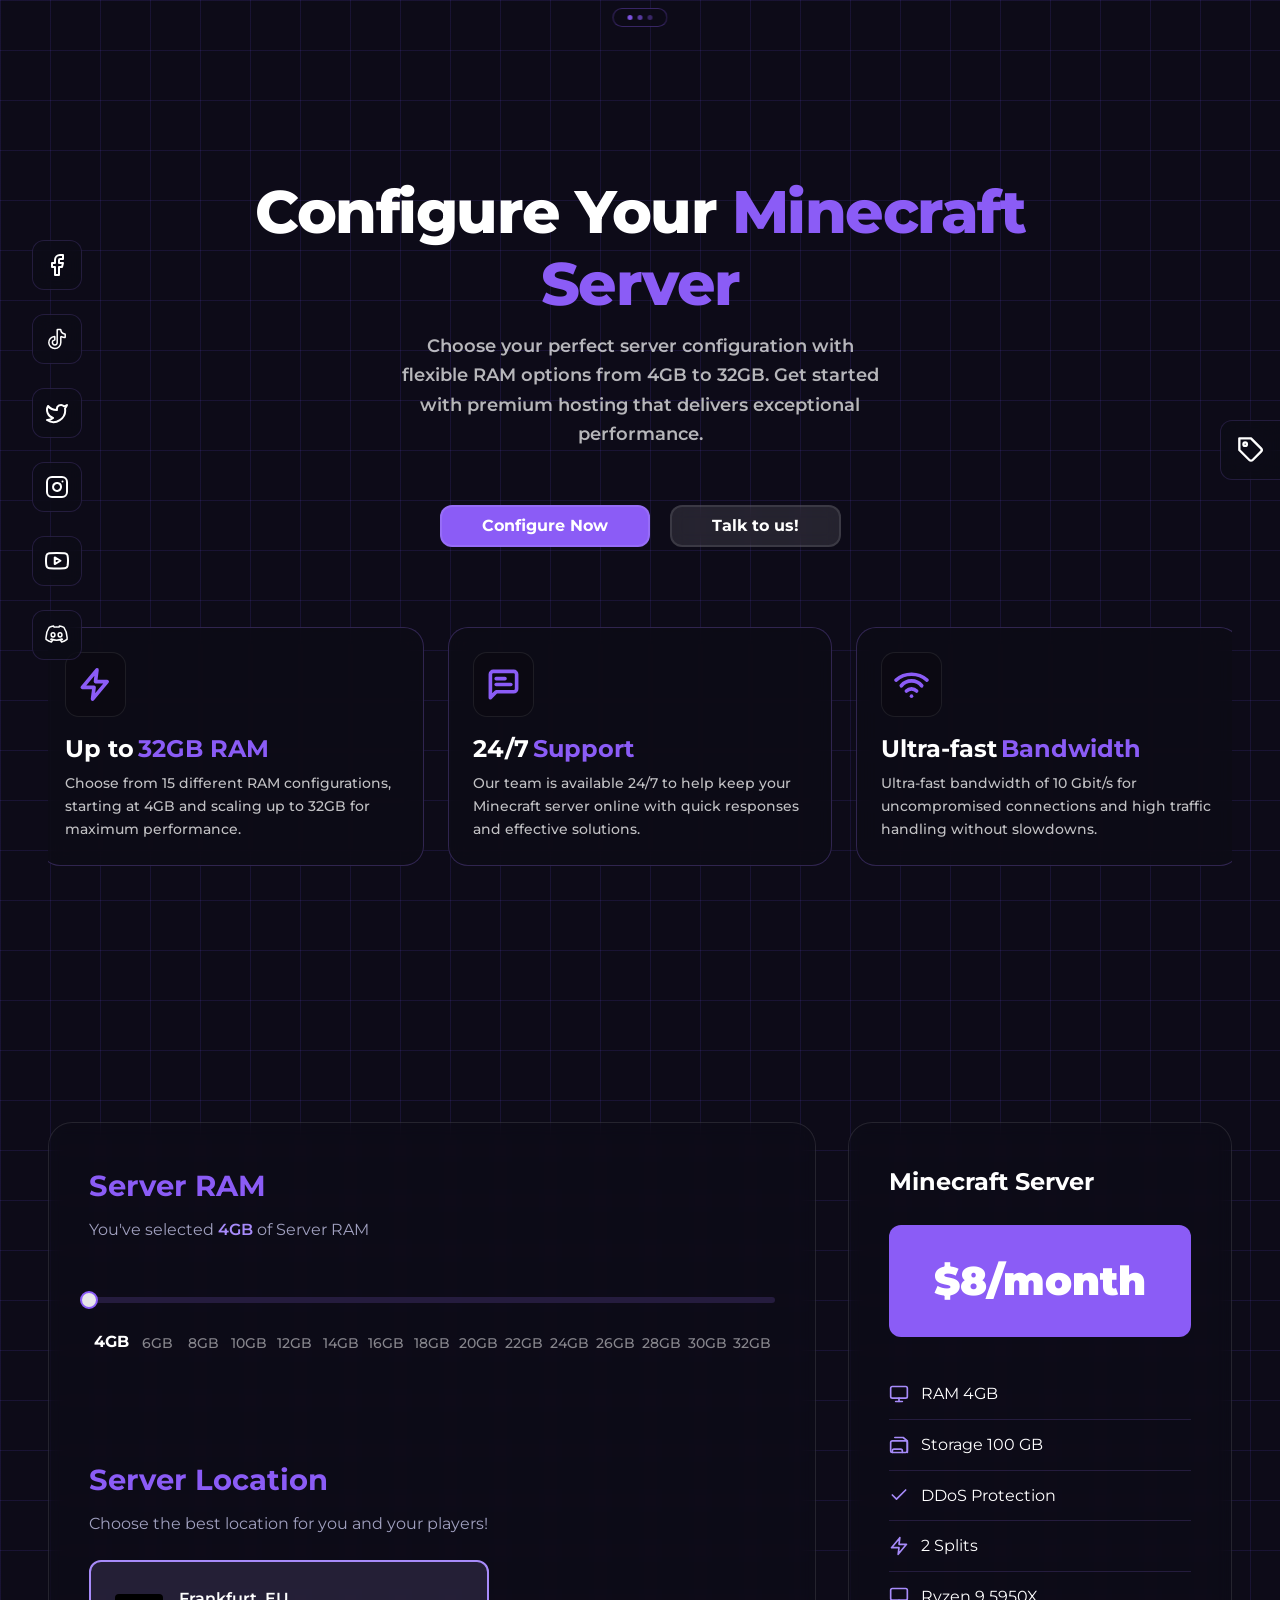
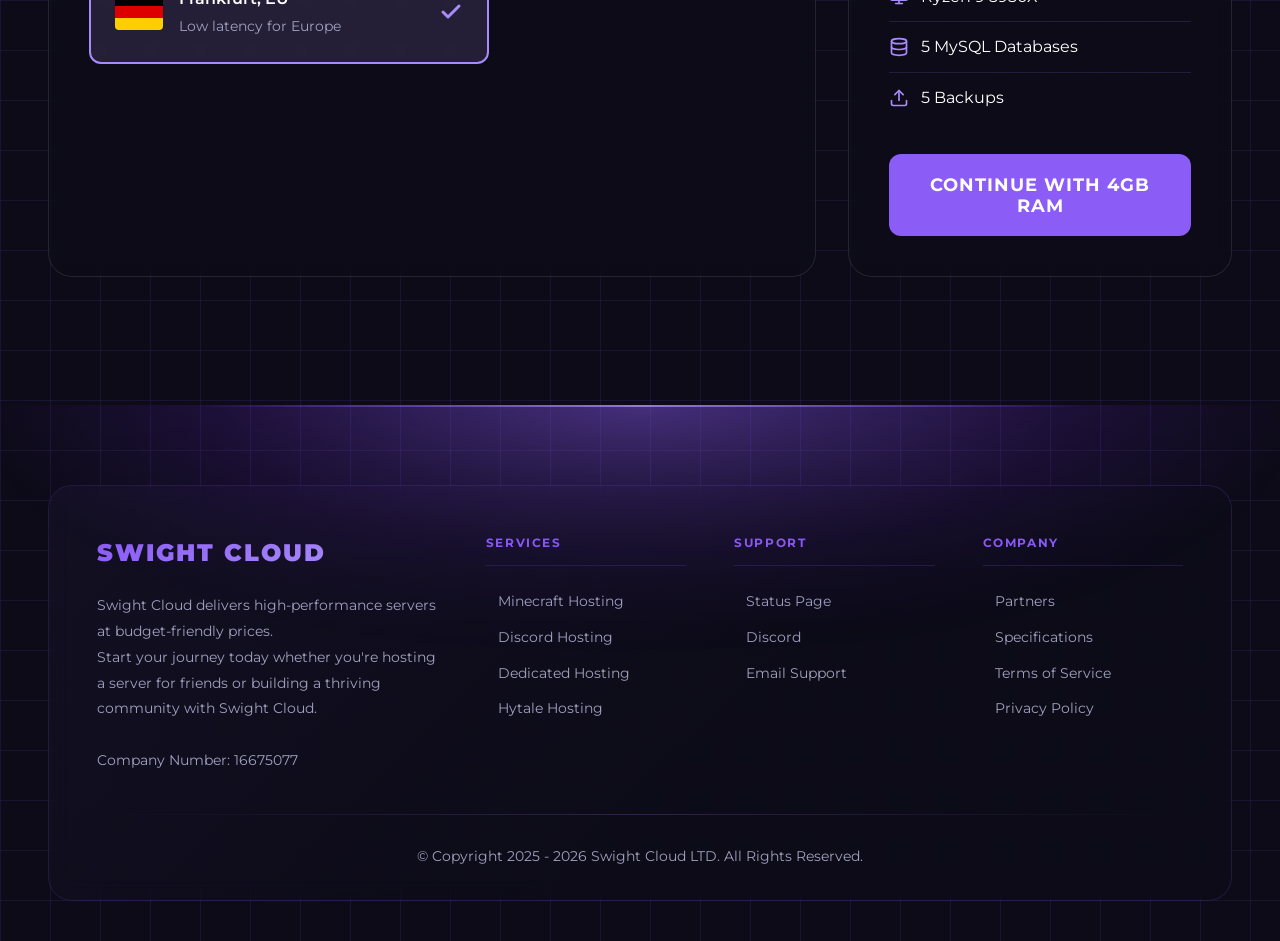
<file: pages/minecraft.html>
﻿<!doctype html><html lang="en"><head><meta charset="UTF-8"><meta content="width=device-width,initial-scale=1" name="viewport"><meta content="Host your Minecraft server with Swight Cloud — ultra-low latency, 10 Gb/s connectivity, NVMe SSDs, and instant setup. Vanilla, Spigot, Paper, and modpacks supported." name="description"><meta content="#0d0b18" name="theme-color"><title>Minecraft Server Hosting | Swight Cloud</title><link href="../assets/images/logo.png" rel="icon" type="image/png"><link href="../css/styles.css" rel="stylesheet"><link href="https://fonts.googleapis.com" rel="preconnect"><link href="https://fonts.gstatic.com" rel="preconnect" crossorigin><link href="https://fonts.googleapis.com/css2?family=Montserrat:wght@300;400;500;600;700;800;900&display=swap" rel="preload" as="style" onload='this.onload=null,this.rel="stylesheet"'><noscript><link href="https://fonts.googleapis.com/css2?family=Montserrat:wght@300;400;500;600;700;800;900&display=swap" rel="stylesheet"></noscript><meta content="Swight Cloud" name="author"><meta content="minecraft server hosting, cheap minecraft server, modpack hosting, spigot hosting, paper server" name="keywords"><meta content="index, follow" name="robots"><link href="https://swight.cloud/pages/minecraft.html" rel="canonical"><meta content="website" property="og:type"><meta content="Swight Cloud" property="og:site_name"><meta content="https://swight.cloud/pages/minecraft.html" property="og:url"><meta content="Minecraft Server Hosting | Swight Cloud" property="og:title"><meta content="Host your Minecraft server with Swight Cloud — ultra-low latency, 10 Gb/s connectivity, NVMe SSDs, and instant setup. Vanilla, Spigot, Paper, and modpacks supported." property="og:description"><meta content="https://swight.cloud/assets/images/logo.png" property="og:image"><meta content="summary" name="twitter:card"><meta content="@swightcloud" name="twitter:site"><meta content="Minecraft Server Hosting | Swight Cloud" name="twitter:title"><meta content="Host your Minecraft server with Swight Cloud — ultra-low latency, 10 Gb/s connectivity, NVMe SSDs, and instant setup. Vanilla, Spigot, Paper, and modpacks supported." name="twitter:description"><meta content="https://swight.cloud/assets/images/logo.png" name="twitter:image"></head><body><div id="page-preloader" aria-hidden="true"><div class="preloader-spinner"></div></div><noscript><style>#page-preloader{display:none}</style></noscript><a href="#main" class="skip-link">Skip to main content</a><div class="clouds" id="clouds"></div><aside class="social-sidebar"><div class="social-links"><a href="https://www.facebook.com/swightcloud" class="social-link" rel="noopener noreferrer" target="_blank" aria-label="Facebook"><svg viewBox="0 0 24 24" fill="none" height="24" width="24" stroke="currentColor" stroke-linecap="round" stroke-linejoin="round" stroke-width="2"><path d="M18 2h-3a5 5 0 0 0-5 5v3H7v4h3v8h4v-8h3l1-4h-4V7a1 1 0 0 1 1-1h3z"/></svg> </a><a href="https://www.tiktok.com/@swightcloud" class="social-link" rel="noopener noreferrer" target="_blank" aria-label="TikTok"><svg viewBox="0 0 24 24" fill="none" height="24" width="24" stroke="currentColor" stroke-linecap="round" stroke-linejoin="round" stroke-width="1.5" aria-hidden="true" xmlns="http://www.w3.org/2000/svg"><path d="M20.2 10.1c0 .22-.18.401-.4.39a8 8 0 0 1-3.362-.93c-.281-.15-.638.045-.638.364V15.5a6 6 0 1 1-6.4-5.987a.38.38 0 0 1 .4.387v2.8c0 .22-.18.397-.398.433A2.4 2.4 0 1 0 12.2 15.5V2.9a.4.4 0 0 1 .4-.4h2.8a.43.43 0 0 1 .418.4a4.4 4.4 0 0 0 3.983 3.982c.22.02.4.197.4.418z" stroke="currentColor" stroke-width="1.5" stroke-linecap="round" stroke-linejoin="round" fill="none"/></svg> </a><a href="https://x.com/swightcloud" class="social-link" rel="noopener noreferrer" target="_blank" aria-label="Twitter/X"><svg viewBox="0 0 24 24" fill="none" height="24" width="24" stroke="currentColor" stroke-linecap="round" stroke-linejoin="round" stroke-width="2"><path d="M22 4s-.7 2.1-2 3.4c1.6 10-9.4 17.3-18 11.6 2.2.1 4.4-.6 6-2C3 15.5.5 9.6 3 5c2.2 2.6 5.6 4.1 9 4-.9-4.2 4-6.6 7-3.8 1.1 0 3-1.2 3-1.2z"/></svg> </a><a href="https://www.instagram.com/swightcloud/" class="social-link" rel="noopener noreferrer" target="_blank" aria-label="Instagram"><svg viewBox="0 0 24 24" fill="none" height="24" width="24" stroke="currentColor" stroke-linecap="round" stroke-linejoin="round" stroke-width="2"><rect height="20" width="20" y="2" rx="5" ry="5" x="2"/><path d="M16 11.37A4 4 0 1 1 12.63 8 4 4 0 0 1 16 11.37z"/><line x1="17.5" x2="17.51" y1="6.5" y2="6.5"/></svg> </a><a href="https://www.youtube.com/@SwightCloud" class="social-link" rel="noopener noreferrer" target="_blank" aria-label="YouTube"><svg viewBox="0 0 24 24" fill="none" height="24" width="24" stroke="currentColor" stroke-linecap="round" stroke-linejoin="round" stroke-width="2"><path d="M22.54 6.42a2.78 2.78 0 0 0-1.94-2C18.88 4 12 4 12 4s-6.88 0-8.6.46a2.78 2.78 0 0 0-1.94 2A29 29 0 0 0 1 11.75a29 29 0 0 0 .46 5.33A2.78 2.78 0 0 0 3.4 19c1.72.46 8.6.46 8.6.46s6.88 0 8.6-.46a2.78 2.78 0 0 0 1.94-2 29 29 0 0 0 .46-5.25 29 29 0 0 0-.46-5.33z"/><polygon points="9.75 15.02 15.5 11.75 9.75 8.48 9.75 15.02"/></svg> </a><a href="https://discord.gg/swightcloud" class="social-link" rel="noopener noreferrer" target="_blank" aria-label="Discord"><svg viewBox="0 0 24 24" fill="none" height="24" width="24" xmlns="http://www.w3.org/2000/svg"><path d="M18.8943 4.34399C17.5183 3.71467 16.057 3.256 14.5317 3C14.3396 3.33067 14.1263 3.77866 13.977 4.13067C12.3546 3.89599 10.7439 3.89599 9.14391 4.13067C8.99457 3.77866 8.77056 3.33067 8.58922 3C7.05325 3.256 5.59191 3.71467 4.22552 4.34399C1.46286 8.41865 0.716188 12.3973 1.08952 16.3226C2.92418 17.6559 4.69486 18.4666 6.4346 19C6.86126 18.424 7.24527 17.8053 7.57594 17.1546C6.9466 16.92 6.34927 16.632 5.77327 16.2906C5.9226 16.184 6.07194 16.0667 6.21061 15.9493C9.68793 17.5387 13.4543 17.5387 16.889 15.9493C17.0383 16.0667 17.177 16.184 17.3263 16.2906C16.7503 16.632 16.153 16.92 15.5236 17.1546C15.8543 17.8053 16.2383 18.424 16.665 19C18.4036 18.4666 20.185 17.6559 22.01 16.3226C22.4687 11.7787 21.2836 7.83202 18.8943 4.34399ZM8.05593 13.9013C7.01058 13.9013 6.15725 12.952 6.15725 11.7893C6.15725 10.6267 6.98925 9.67731 8.05593 9.67731C9.11191 9.67731 9.97588 10.6267 9.95454 11.7893C9.95454 12.952 9.11191 13.9013 8.05593 13.9013ZM15.065 13.9013C14.0196 13.9013 13.1652 12.952 13.1652 11.7893C13.1652 10.6267 13.9983 9.67731 15.065 9.67731C16.121 9.67731 16.985 10.6267 16.9636 11.7893C16.9636 12.952 16.1317 13.9013 15.065 13.9013Z" stroke="currentColor" stroke-width="1.5" stroke-linejoin="round" fill="none"/></svg></a></div></aside><div class="nav-hover-zone" id="navHoverZone" aria-hidden="true"></div><div class="nav-indicator" id="navIndicator" aria-hidden="true"><span class="nav-indicator__dot"></span> <span class="nav-indicator__dot"></span> <span class="nav-indicator__dot"></span></div><nav aria-label="Main navigation" class="navbar" id="navbar"><div class="nav-container"><div class="logo"><a href="../index.html" class="logo-link"><picture><source srcset="../assets/images/logo.webp" type="image/webp"><img alt="SWIGHT CLOUD" class="logo-image" decoding="async" fetchpriority="high" height="50" src="../assets/images/logo.png" width="50"></picture><div class="logo-text"><span class="logo-main">SWIGHT</span> <span class="logo-sub">CLOUD</span></div></a></div><ul class="nav-menu" id="navMenu"><li><a href="minecraft.html" class="nav-link active">MINECRAFT</a></li><li><a href="discord.html" class="nav-link">DISCORD</a></li><li><a href="dedicated.html" class="nav-link">DEDICATED</a></li><li><a href="hytale.html" class="nav-link">HYTALE</a></li></ul><div class="nav-buttons"><div class="legal-dropdown"><button class="legal-button" id="legalButton" type="button" aria-controls="legalDropdown" aria-expanded="false" aria-haspopup="true"><svg viewBox="0 0 24 24" fill="none" height="18" width="18" stroke="currentColor" stroke-linecap="round" stroke-linejoin="round" stroke-width="2.5"><path d="M14 2H6a2 2 0 0 0-2 2v16a2 2 0 0 0 2 2h12a2 2 0 0 0 2-2V8z"/><polyline points="14 2 14 8 20 8"/><line x1="16" x2="8" y1="13" y2="13"/><line x1="16" x2="8" y1="17" y2="17"/><polyline points="10 9 9 9 8 9"/></svg> <span>Legal</span></button><div class="legal-dropdown-menu" id="legalDropdown"><a href="important.html#partners" class="legal-dropdown-item"><svg viewBox="0 0 24 24" fill="none" height="18" width="18" stroke="currentColor" stroke-linecap="round" stroke-linejoin="round" stroke-width="2.5"><path d="M17 21v-2a4 4 0 0 0-4-4H5a4 4 0 0 0-4 4v2"/><circle cx="9" cy="7" r="4"/><path d="M23 21v-2a4 4 0 0 0-3-3.87"/><path d="M16 3.13a4 4 0 0 1 0 7.75"/></svg> <span>Partners</span> </a><a href="important.html#terms" class="legal-dropdown-item"><svg viewBox="0 0 24 24" fill="none" height="18" width="18" stroke="currentColor" stroke-linecap="round" stroke-linejoin="round" stroke-width="2.5"><path d="M14 2H6a2 2 0 0 0-2 2v16a2 2 0 0 0 2 2h12a2 2 0 0 0 2-2V8z"/><polyline points="14 2 14 8 20 8"/><line x1="16" x2="8" y1="13" y2="13"/><line x1="16" x2="8" y1="17" y2="17"/></svg> <span>Terms of Service</span> </a><a href="important.html#privacy" class="legal-dropdown-item"><svg viewBox="0 0 24 24" fill="none" height="18" width="18" stroke="currentColor" stroke-linecap="round" stroke-linejoin="round" stroke-width="2.5"><rect height="11" width="18" y="11" rx="2" ry="2" x="3"/><path d="M7 11V7a5 5 0 0 1 10 0v4"/></svg> <span>Privacy Policy</span></a></div></div><div class="login-dropdown"><button class="login-button" id="loginButton" type="button" aria-controls="loginDropdown" aria-expanded="false" aria-haspopup="true"><svg viewBox="0 0 24 24" fill="none" height="18" width="18" stroke="currentColor" stroke-linecap="round" stroke-linejoin="round" stroke-width="2.5"><path d="M15 3h4a2 2 0 0 1 2 2v14a2 2 0 0 1-2 2h-4"/><polyline points="10 17 15 12 10 7"/><line x1="15" x2="3" y1="12" y2="12"/></svg> <span>Login</span></button><div class="login-dropdown-menu" id="loginDropdown"><a href="https://panel.swight.cloud/" class="login-dropdown-item" rel="noopener noreferrer" target="_blank"><svg viewBox="0 0 24 24" fill="none" height="18" width="18" stroke="currentColor" stroke-linecap="round" stroke-linejoin="round" stroke-width="2.5"><path d="M20 21v-2a4 4 0 0 0-4-4H8a4 4 0 0 0-4 4v2"/><circle cx="12" cy="7" r="4"/></svg> <span>Panel</span> </a><a href="https://billing.swight.cloud/" class="login-dropdown-item" rel="noopener noreferrer" target="_blank"><svg viewBox="0 0 24 24" fill="none" height="18" width="18" stroke="currentColor" stroke-linecap="round" stroke-linejoin="round" stroke-width="2.5"><rect height="16" width="22" y="4" rx="2" ry="2" x="1"/><line x1="1" x2="23" y1="10" y2="10"/><path d="M7 16h.01M15 16h.01"/></svg> <span>Billing</span></a></div></div></div><button class="hamburger" id="hamburger" type="button" aria-controls="navMenu" aria-expanded="false" aria-label="Open navigation menu"><span></span> <span></span> <span></span></button></div></nav><main id="main"><section class="hero-new" id="home"><div class="container"><div class="hero-split"><div class="hero-content-new"><h1 class="hero-title-new">Configure Your <span class="highlight-purple">Minecraft Server</span></h1><p class="hero-subtitle-new">Choose your perfect server configuration with flexible RAM options from 4GB to 32GB. Get started with premium hosting that delivers exceptional performance.</p><div class="hero-buttons-new"><a href="#config" class="cta-button-primary">Configure Now</a> <a href="https://discord.gg/swightcloud" class="cta-button-secondary" rel="noopener noreferrer" target="_blank">Talk to us!</a></div></div></div><div class="features-grid-new"><div class="feature-card-new"><div class="feature-icon-new"><svg viewBox="0 0 24 24" fill="none" height="40" width="40" xmlns="http://www.w3.org/2000/svg"><path d="M13 2L3 14h8l-1 8 10-12h-8l1-8z" stroke="#8b5cf6" stroke-width="2.5" stroke-linecap="round" stroke-linejoin="round" fill="none"/></svg></div><h3 class="feature-title-new">Up to <span class="highlight-purple">32GB RAM</span></h3><p class="feature-description-new">Choose from 15 different RAM configurations, starting at 4GB and scaling up to 32GB for maximum performance.</p></div><div class="feature-card-new"><div class="feature-icon-new"><svg viewBox="0 0 24 24" fill="none" height="40" width="40" xmlns="http://www.w3.org/2000/svg"><path d="M21 15a2 2 0 0 1-2 2H7l-4 4V5a2 2 0 0 1 2-2h14a2 2 0 0 1 2 2z" stroke="#8b5cf6" stroke-width="2.5" stroke-linecap="round" stroke-linejoin="round" fill="none"/><path d="M13 8H7" stroke="#8b5cf6" stroke-width="2.5" stroke-linecap="round" stroke-linejoin="round" fill="none"/><path d="M17 12H7" stroke="#8b5cf6" stroke-width="2.5" stroke-linecap="round" stroke-linejoin="round" fill="none"/></svg></div><h3 class="feature-title-new">24/7 <span class="highlight-purple">Support</span></h3><p class="feature-description-new">Our team is available 24/7 to help keep your Minecraft server online with quick responses and effective solutions.</p></div><div class="feature-card-new"><div class="feature-icon-new"><svg viewBox="0 0 24 24" fill="none" height="40" width="40" xmlns="http://www.w3.org/2000/svg"><path d="M12 20h.01" stroke="#8b5cf6" stroke-width="2.5" stroke-linecap="round" stroke-linejoin="round"/><path d="M8.5 16.429a5 5 0 0 1 7 0" stroke="#8b5cf6" stroke-width="2.5" stroke-linecap="round" stroke-linejoin="round"/><path d="M5 12.859a9 9 0 0 1 14 0" stroke="#8b5cf6" stroke-width="2.5" stroke-linecap="round" stroke-linejoin="round"/><path d="M1.42 9a16 16 0 0 1 21.16 0" stroke="#8b5cf6" stroke-width="2.5" stroke-linecap="round" stroke-linejoin="round"/></svg></div><h3 class="feature-title-new">Ultra-fast <span class="highlight-purple">Bandwidth</span></h3><p class="feature-description-new">Ultra-fast bandwidth of 10 Gbit/s for uncompromised connections and high traffic handling without slowdowns.</p></div></div><div class="curved-line-container"><svg viewBox="0 0 2200 100" class="curved-line" preserveAspectRatio="none"><path d="M0,80 Q1100,20 2200,80" stroke="rgba(139, 92, 246, 0.6)" stroke-width="3" stroke-linecap="round" fill="none"/></svg></div></div></section><section class="config-section" id="config"><div class="container"><div class="config-container"><div class="config-panel"><div class="config-block"><h2 class="config-title">Server RAM</h2><p class="config-subtitle">You've selected <span id="selectedRam">4GB</span> of Server RAM</p><div class="ram-selector"><div class="ram-slider-container"><div class="ram-slider-track" id="ramSliderTrack"><div class="ram-slider-fill" id="ramSliderFill"></div><div class="ram-slider-thumb" id="ramSliderThumb"></div></div><div class="ram-labels"><button class="ram-label active" data-index="0" data-price="$8/month" data-ram="4GB">4GB</button> <button class="ram-label" data-index="1" data-price="$10/month" data-ram="6GB">6GB</button> <button class="ram-label" data-index="2" data-price="$12/month" data-ram="8GB">8GB</button> <button class="ram-label" data-index="3" data-price="$14/month" data-ram="10GB">10GB</button> <button class="ram-label" data-index="4" data-price="$16/month" data-ram="12GB">12GB</button> <button class="ram-label" data-index="5" data-price="$18/month" data-ram="14GB">14GB</button> <button class="ram-label" data-index="6" data-price="$20/month" data-ram="16GB">16GB</button> <button class="ram-label" data-index="7" data-price="$22/month" data-ram="18GB">18GB</button> <button class="ram-label" data-index="8" data-price="$24/month" data-ram="20GB">20GB</button> <button class="ram-label" data-index="9" data-price="$26/month" data-ram="22GB">22GB</button> <button class="ram-label" data-index="10" data-price="$28/month" data-ram="24GB">24GB</button> <button class="ram-label" data-index="11" data-price="$30/month" data-ram="26GB">26GB</button> <button class="ram-label" data-index="12" data-price="$32/month" data-ram="28GB">28GB</button> <button class="ram-label" data-index="13" data-price="$34/month" data-ram="30GB">30GB</button> <button class="ram-label" data-index="14" data-price="$36/month" data-ram="32GB">32GB</button></div></div></div></div><div class="config-block"><h2 class="config-title">Server Location</h2><p class="config-subtitle">Choose the best location for you and your players!</p><div class="location-grid"><div class="active location-option" data-location="frankfurt"><div class="location-flag"><svg viewBox="0 0 32 24" fill="none" height="24" width="32" xmlns="http://www.w3.org/2000/svg"><rect height="8" width="32" fill="#000000"/><rect height="8" width="32" y="8" fill="#DD0000"/><rect height="8" width="32" y="16" fill="#FFCE00"/></svg></div><div class="location-info"><div class="location-name">Frankfurt, EU</div><div class="location-desc">Low latency for Europe</div></div><svg viewBox="0 0 24 24" fill="none" height="24" width="24" stroke="currentColor" stroke-linecap="round" stroke-linejoin="round" stroke-width="3" class="location-check"><polyline points="20 6 9 17 4 12"></polyline></svg></div></div></div></div><div class="summary-panel"><h3 class="summary-title">Minecraft Server</h3><div class="summary-price" id="monthlyPrice">$8/month</div><div class="summary-features"><div class="summary-feature"><svg viewBox="0 0 24 24" fill="none" height="20" width="20" stroke="currentColor" stroke-linecap="round" stroke-linejoin="round" stroke-width="2"><rect height="14" width="20" y="3" rx="2" ry="2" x="2"/><line x1="8" x2="16" y1="21" y2="21"/><line x1="12" x2="12" y1="17" y2="21"/></svg> <span>RAM <span id="summaryRam">4GB</span></span></div><div class="summary-feature"><svg viewBox="0 0 24 24" fill="none" height="20" width="20" stroke="currentColor" stroke-linecap="round" stroke-linejoin="round" stroke-width="2"><rect height="14" width="20" y="7" rx="2" ry="2" x="2"/><path d="M16 21v-2a2 2 0 0 0-2-2H6a2 2 0 0 0-2 2v2"/><path d="M7 3h10l5 4v14"/></svg> <span>Storage 100 GB</span></div><div class="summary-feature"><svg viewBox="0 0 24 24" fill="none" height="20" width="20" stroke="currentColor" stroke-linecap="round" stroke-linejoin="round" stroke-width="2"><polyline points="20 6 9 17 4 12"/></svg> <span>DDoS Protection</span></div><div class="summary-feature"><svg viewBox="0 0 24 24" fill="none" height="20" width="20" stroke="currentColor" stroke-linecap="round" stroke-linejoin="round" stroke-width="2"><polyline points="13 2 3 14 12 14 11 22 21 10 12 10 13 2"/></svg> <span>2 Splits</span></div><div class="summary-feature"><svg viewBox="0 0 24 24" fill="none" height="20" width="20" stroke="currentColor" stroke-linecap="round" stroke-linejoin="round" stroke-width="2"><rect height="14" width="20" y="3" rx="2" ry="2" x="2"/><line x1="8" x2="16" y1="21" y2="21"/><line x1="12" x2="12" y1="17" y2="21"/></svg> <span>Ryzen 9 5950X</span></div><div class="summary-feature"><svg viewBox="0 0 24 24" fill="none" height="20" width="20" stroke="currentColor" stroke-linecap="round" stroke-linejoin="round" stroke-width="2"><ellipse cx="12" cy="5" rx="9" ry="3"/><path d="M21 12c0 1.66-4 3-9 3s-9-1.34-9-3"/><path d="M3 5v14c0 1.66 4 3 9 3s9-1.34 9-3V5"/></svg> <span>5 MySQL Databases</span></div><div class="summary-feature"><svg viewBox="0 0 24 24" fill="none" height="20" width="20" stroke="currentColor" stroke-linecap="round" stroke-linejoin="round" stroke-width="2"><path d="M21 15v4a2 2 0 0 1-2 2H5a2 2 0 0 1-2-2v-4"/><polyline points="17 8 12 3 7 8"/><line x1="12" x2="12" y1="3" y2="15"/></svg> <span>5 Backups</span></div></div><button class="summary-button" id="continueButton">Continue with <span id="continueRam">4GB</span> RAM</button></div></div></div></section><footer class="footer"><div class="container"><div class="footer-box"><div class="footer-content"><div class="footer-section"><div class="footer-logo"><span class="logo-3d-footer">SWIGHT CLOUD</span></div><p class="footer-description">Swight Cloud delivers high-performance servers at budget-friendly prices.<br>Start your journey today whether you're hosting a server for friends or building a thriving community with Swight Cloud.<br><br>Company Number: 16675077</p></div><div class="footer-section"><h4>Services</h4><ul class="footer-links"><li><a href="minecraft.html">Minecraft Hosting</a></li><li><a href="discord.html">Discord Hosting</a></li><li><a href="dedicated.html">Dedicated Hosting</a></li><li><a href="hytale.html">Hytale Hosting</a></li></ul></div><div class="footer-section"><h4>Support</h4><ul class="footer-links"><li><a href="https://status.swight.cloud" rel="noopener noreferrer" target="_blank">Status Page</a></li><li><a href="https://discord.gg/swightcloud" rel="noopener noreferrer" target="_blank">Discord</a></li><li><a href="mailto:support@swight.cloud">Email Support</a></li></ul></div><div class="footer-section"><h4>Company</h4><ul class="footer-links"><li><a href="important.html#partners">Partners</a></li><li><a href="specifications.html">Specifications</a></li><li><a href="important.html#terms">Terms of Service</a></li><li><a href="important.html#privacy">Privacy Policy</a></li></ul></div></div><div class="footer-bottom"><p>&copy; Copyright 2025 - 2026 Swight Cloud LTD. All Rights Reserved.</p></div></div></div></footer><aside class="discount-panel"><button class="discount-trigger" id="discountTrigger" type="button" aria-controls="discountContent" aria-expanded="false" aria-label="Show discount code"><svg viewBox="0 0 24 24" fill="none" height="24" width="24" stroke="currentColor" stroke-linecap="round" stroke-linejoin="round" stroke-width="2" aria-hidden="true"><path d="M20.59 13.41l-7.17 7.17a2 2 0 0 1-2.83 0L2 12V2h10l8.59 8.59a2 2 0 0 1 0 2.82z"/><circle cx="7" cy="7" r="1.5"/></svg></button><div class="discount-content" id="discountContent"><div class="discount-header"><div class="discount-badge">20% OFF</div></div><div class="discount-divider"></div><div class="discount-code-container"><p class="discount-label">USE CODE AT CHECKOUT:</p><div class="discount-code-wrapper"><code class="discount-code" id="discountCode">SWIGHT20</code> <button class="copy-button" id="copyDiscountBtn" type="button" aria-label="Copy discount code"><svg viewBox="0 0 24 24" fill="none" height="18" width="18" stroke="currentColor" stroke-linecap="round" stroke-linejoin="round" stroke-width="2"><rect height="13" width="13" y="9" rx="2" ry="2" x="9"/><path d="M5 15H4a2 2 0 0 1-2-2V4a2 2 0 0 1 2-2h9a2 2 0 0 1 2 2v1"/></svg></button></div><span class="copy-feedback" id="copyFeedback">✓ Copied!</span></div><div class="discount-footer"><p class="discount-note">Save on all hosting plans</p></div></div></aside></main><script src="../js/app.config.js" defer="defer"></script><script src="../js/logger.js" defer="defer"></script><script src="../js/analytics.js" defer="defer"></script><script src="../js/main.js" defer="defer"></script><script src="../js/config.js" defer="defer"></script><script src="https://code.tidio.co/aop65w6w0ofjhaqja2ae8acgunuupxkn.js" async></script></body></html>
</file>
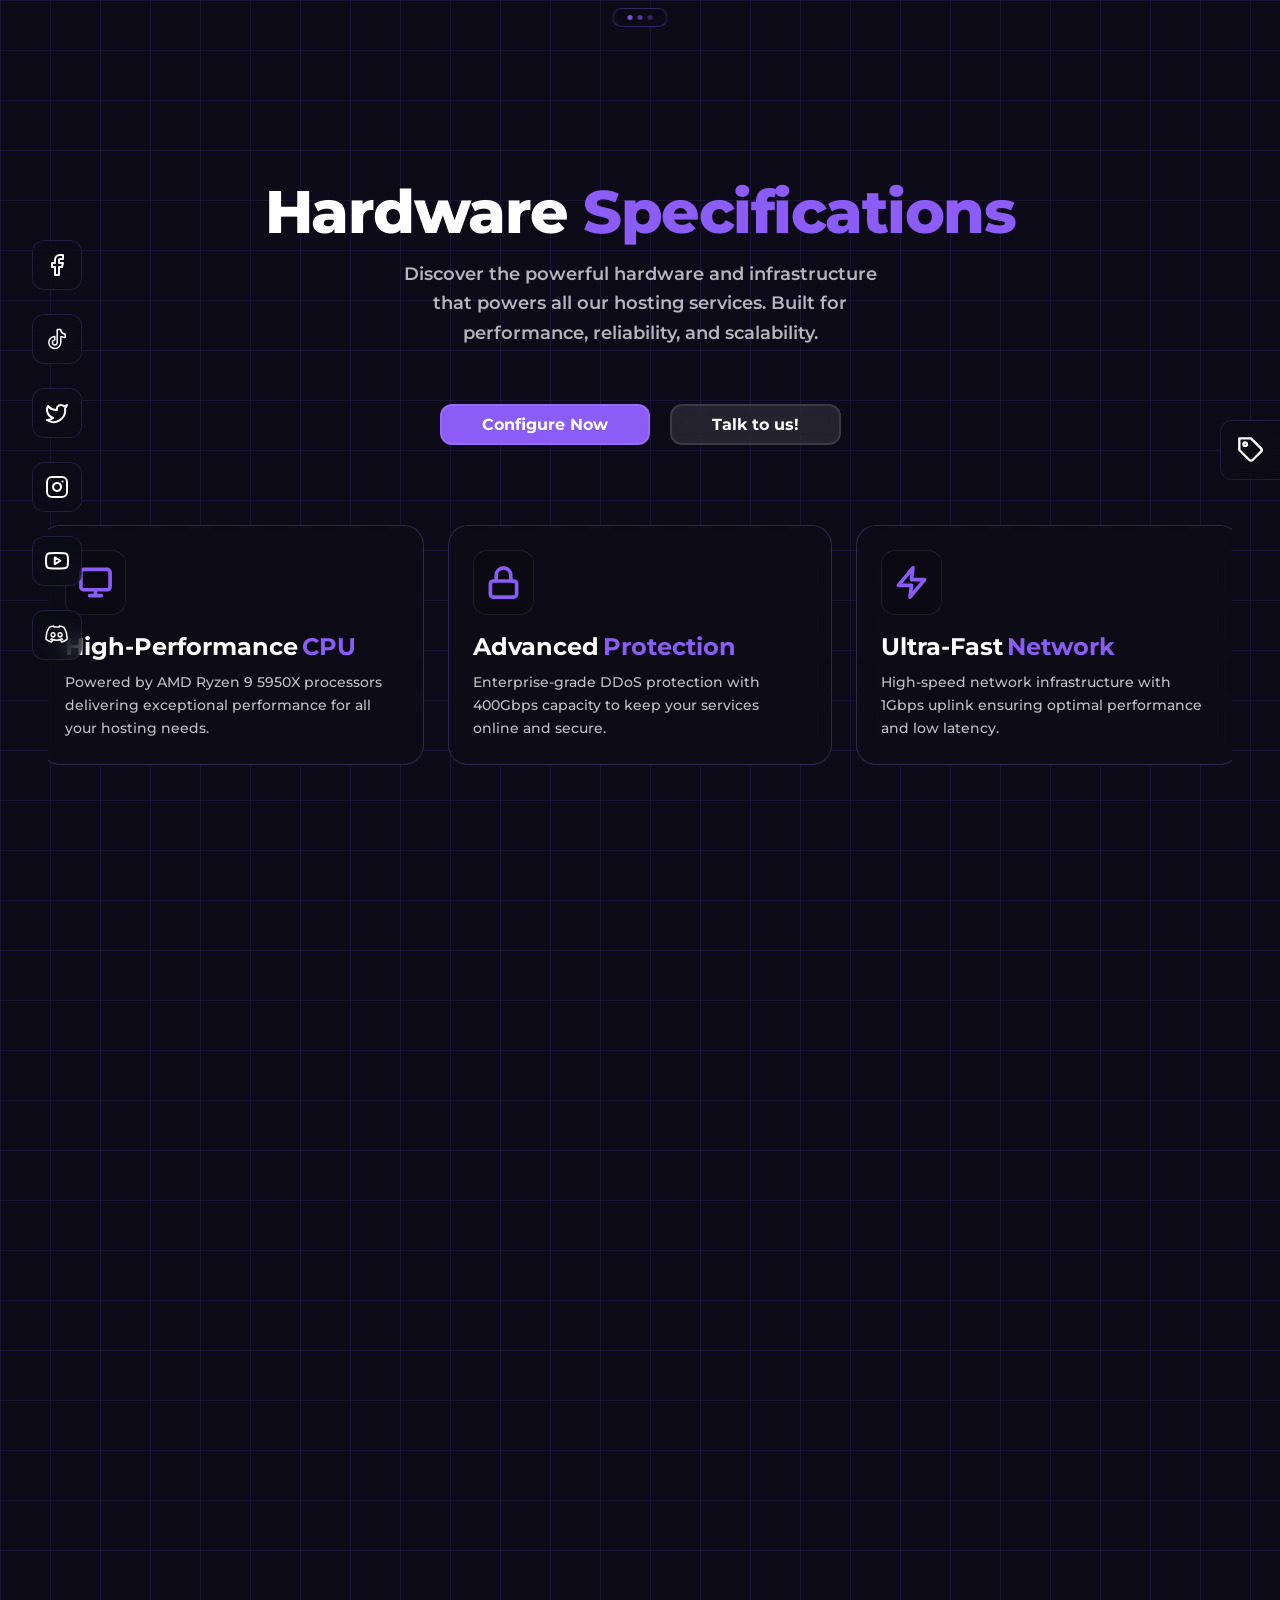
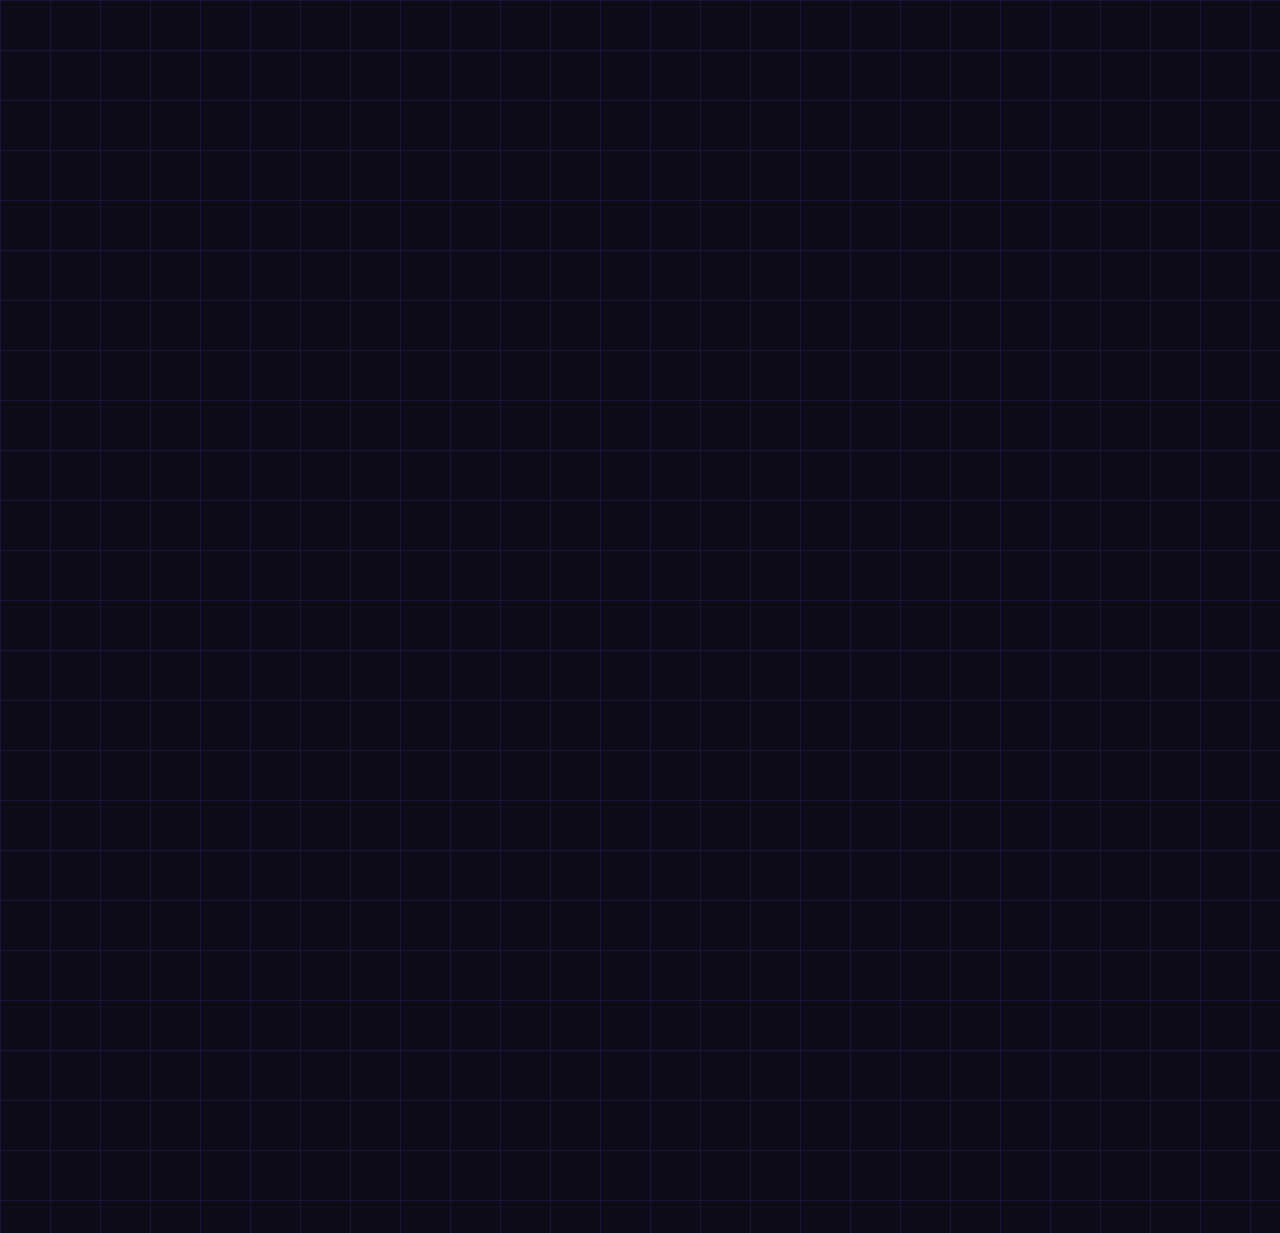
<file: pages/specifications.html>
<!doctype html><html lang="en"><head><meta charset="UTF-8"><meta content="width=device-width,initial-scale=1" name="viewport"><meta content="Explore the hardware specifications behind every Swight Cloud hosting plan — AMD Ryzen 9 CPUs, DDR5 RAM, NVMe SSD storage, and 10 Gb/s network." name="description"><meta content="#0d0b18" name="theme-color"><title>Server Hardware Specifications | Swight Cloud</title><link href="../assets/images/logo.png" rel="icon" type="image/png"><link href="../css/styles.css" rel="stylesheet"><link href="https://fonts.googleapis.com" rel="preconnect"><link href="https://fonts.gstatic.com" rel="preconnect" crossorigin><link href="https://fonts.googleapis.com/css2?family=Montserrat:wght@300;400;500;600;700;800;900&display=swap" rel="preload" as="style" onload='this.onload=null,this.rel="stylesheet"'><noscript><link href="https://fonts.googleapis.com/css2?family=Montserrat:wght@300;400;500;600;700;800;900&display=swap" rel="stylesheet"></noscript><style>#specs .plan-card{padding:2.5rem 1.5rem 2rem;text-align:center;display:flex;flex-direction:column;justify-content:flex-start}#specs .plan-price{margin-bottom:0}</style><meta content="Swight Cloud" name="author"><meta content="server specifications, hardware specs, ryzen server, nvme ssd hosting, ddr5 ram server" name="keywords"><meta content="index, follow" name="robots"><link href="https://swight.cloud/pages/specifications.html" rel="canonical"><meta content="website" property="og:type"><meta content="Swight Cloud" property="og:site_name"><meta content="https://swight.cloud/pages/specifications.html" property="og:url"><meta content="Server Hardware Specifications | Swight Cloud" property="og:title"><meta content="Explore the hardware specifications behind every Swight Cloud hosting plan — AMD Ryzen 9 CPUs, DDR5 RAM, NVMe SSD storage, and 10 Gb/s network." property="og:description"><meta content="https://swight.cloud/assets/images/logo.png" property="og:image"><meta content="summary" name="twitter:card"><meta content="@swightcloud" name="twitter:site"><meta content="Server Hardware Specifications | Swight Cloud" name="twitter:title"><meta content="Explore the hardware specifications behind every Swight Cloud hosting plan — AMD Ryzen 9 CPUs, DDR5 RAM, NVMe SSD storage, and 10 Gb/s network." name="twitter:description"><meta content="https://swight.cloud/assets/images/logo.png" name="twitter:image"></head><body><div id="page-preloader" aria-hidden="true"><div class="preloader-spinner"></div></div><noscript><style>#page-preloader{display:none}</style></noscript><a href="#main" class="skip-link">Skip to main content</a><div class="clouds" id="clouds"></div><aside class="social-sidebar"><div class="social-links"><a href="https://www.facebook.com/swightcloud" class="social-link" rel="noopener noreferrer" target="_blank" aria-label="Facebook"><svg viewBox="0 0 24 24" fill="none" height="24" width="24" stroke="currentColor" stroke-width="2" stroke-linecap="round" stroke-linejoin="round"><path d="M18 2h-3a5 5 0 0 0-5 5v3H7v4h3v8h4v-8h3l1-4h-4V7a1 1 0 0 1 1-1h3z"/></svg> </a><a href="https://www.tiktok.com/@swightcloud" class="social-link" rel="noopener noreferrer" target="_blank" aria-label="TikTok"><svg viewBox="0 0 24 24" fill="none" height="24" width="24" stroke="currentColor" stroke-width="1.5" stroke-linecap="round" stroke-linejoin="round" aria-hidden="true" xmlns="http://www.w3.org/2000/svg"><path d="M20.2 10.1c0 .22-.18.401-.4.39a8 8 0 0 1-3.362-.93c-.281-.15-.638.045-.638.364V15.5a6 6 0 1 1-6.4-5.987a.38.38 0 0 1 .4.387v2.8c0 .22-.18.397-.398.433A2.4 2.4 0 1 0 12.2 15.5V2.9a.4.4 0 0 1 .4-.4h2.8a.43.43 0 0 1 .418.4a4.4 4.4 0 0 0 3.983 3.982c.22.02.4.197.4.418z" stroke="currentColor" stroke-width="1.5" fill="none" stroke-linecap="round" stroke-linejoin="round"/></svg> </a><a href="https://x.com/swightcloud" class="social-link" rel="noopener noreferrer" target="_blank" aria-label="Twitter/X"><svg viewBox="0 0 24 24" fill="none" height="24" width="24" stroke="currentColor" stroke-width="2" stroke-linecap="round" stroke-linejoin="round"><path d="M22 4s-.7 2.1-2 3.4c1.6 10-9.4 17.3-18 11.6 2.2.1 4.4-.6 6-2C3 15.5.5 9.6 3 5c2.2 2.6 5.6 4.1 9 4-.9-4.2 4-6.6 7-3.8 1.1 0 3-1.2 3-1.2z"/></svg> </a><a href="https://www.instagram.com/swightcloud/" class="social-link" rel="noopener noreferrer" target="_blank" aria-label="Instagram"><svg viewBox="0 0 24 24" fill="none" height="24" width="24" stroke="currentColor" stroke-width="2" stroke-linecap="round" stroke-linejoin="round"><rect height="20" rx="5" ry="5" width="20" x="2" y="2"/><path d="M16 11.37A4 4 0 1 1 12.63 8 4 4 0 0 1 16 11.37z"/><line x1="17.5" x2="17.51" y1="6.5" y2="6.5"/></svg> </a><a href="https://www.youtube.com/@SwightCloud" class="social-link" rel="noopener noreferrer" target="_blank" aria-label="YouTube"><svg viewBox="0 0 24 24" fill="none" height="24" width="24" stroke="currentColor" stroke-width="2" stroke-linecap="round" stroke-linejoin="round"><path d="M22.54 6.42a2.78 2.78 0 0 0-1.94-2C18.88 4 12 4 12 4s-6.88 0-8.6.46a2.78 2.78 0 0 0-1.94 2A29 29 0 0 0 1 11.75a29 29 0 0 0 .46 5.33A2.78 2.78 0 0 0 3.4 19c1.72.46 8.6.46 8.6.46s6.88 0 8.6-.46a2.78 2.78 0 0 0 1.94-2 29 29 0 0 0 .46-5.25 29 29 0 0 0-.46-5.33z"/><polygon points="9.75 15.02 15.5 11.75 9.75 8.48 9.75 15.02"/></svg> </a><a href="https://discord.gg/swightcloud" class="social-link" rel="noopener noreferrer" target="_blank" aria-label="Discord"><svg viewBox="0 0 24 24" fill="none" height="24" width="24" xmlns="http://www.w3.org/2000/svg"><path d="M18.8943 4.34399C17.5183 3.71467 16.057 3.256 14.5317 3C14.3396 3.33067 14.1263 3.77866 13.977 4.13067C12.3546 3.89599 10.7439 3.89599 9.14391 4.13067C8.99457 3.77866 8.77056 3.33067 8.58922 3C7.05325 3.256 5.59191 3.71467 4.22552 4.34399C1.46286 8.41865 0.716188 12.3973 1.08952 16.3226C2.92418 17.6559 4.69486 18.4666 6.4346 19C6.86126 18.424 7.24527 17.8053 7.57594 17.1546C6.9466 16.92 6.34927 16.632 5.77327 16.2906C5.9226 16.184 6.07194 16.0667 6.21061 15.9493C9.68793 17.5387 13.4543 17.5387 16.889 15.9493C17.0383 16.0667 17.177 16.184 17.3263 16.2906C16.7503 16.632 16.153 16.92 15.5236 17.1546C15.8543 17.8053 16.2383 18.424 16.665 19C18.4036 18.4666 20.185 17.6559 22.01 16.3226C22.4687 11.7787 21.2836 7.83202 18.8943 4.34399ZM8.05593 13.9013C7.01058 13.9013 6.15725 12.952 6.15725 11.7893C6.15725 10.6267 6.98925 9.67731 8.05593 9.67731C9.11191 9.67731 9.97588 10.6267 9.95454 11.7893C9.95454 12.952 9.11191 13.9013 8.05593 13.9013ZM15.065 13.9013C14.0196 13.9013 13.1652 12.952 13.1652 11.7893C13.1652 10.6267 13.9983 9.67731 15.065 9.67731C16.121 9.67731 16.985 10.6267 16.9636 11.7893C16.9636 12.952 16.1317 13.9013 15.065 13.9013Z" stroke="currentColor" stroke-width="1.5" fill="none" stroke-linejoin="round"/></svg></a></div></aside><div class="nav-hover-zone" id="navHoverZone" aria-hidden="true"></div><div class="nav-indicator" id="navIndicator" aria-hidden="true"><span class="nav-indicator__dot"></span> <span class="nav-indicator__dot"></span> <span class="nav-indicator__dot"></span></div><nav aria-label="Main navigation" class="navbar" id="navbar"><div class="nav-container"><div class="logo"><a href="../index.html" class="logo-link"><picture><source srcset="../assets/images/logo.webp" type="image/webp"><img alt="SWIGHT CLOUD" src="../assets/images/logo.png" class="logo-image" decoding="async" fetchpriority="high" height="50" width="50"></picture><div class="logo-text"><span class="logo-main">SWIGHT</span> <span class="logo-sub">CLOUD</span></div></a></div><ul class="nav-menu" id="navMenu"><li><a href="minecraft.html" class="nav-link">MINECRAFT</a></li><li><a href="discord.html" class="nav-link">DISCORD</a></li><li><a href="dedicated.html" class="nav-link">DEDICATED</a></li><li><a href="hytale.html" class="nav-link">HYTALE</a></li></ul><div class="nav-buttons"><div class="legal-dropdown"><button class="legal-button" id="legalButton" type="button" aria-controls="legalDropdown" aria-expanded="false" aria-haspopup="true"><svg viewBox="0 0 24 24" fill="none" height="18" width="18" stroke="currentColor" stroke-width="2.5" stroke-linecap="round" stroke-linejoin="round"><path d="M14 2H6a2 2 0 0 0-2 2v16a2 2 0 0 0 2 2h12a2 2 0 0 0 2-2V8z"/><polyline points="14 2 14 8 20 8"/><line x1="16" x2="8" y1="13" y2="13"/><line x1="16" x2="8" y1="17" y2="17"/><polyline points="10 9 9 9 8 9"/></svg> <span>Legal</span></button><div class="legal-dropdown-menu" id="legalDropdown"><a href="important.html#partners" class="legal-dropdown-item"><svg viewBox="0 0 24 24" fill="none" height="18" width="18" stroke="currentColor" stroke-width="2.5" stroke-linecap="round" stroke-linejoin="round"><path d="M17 21v-2a4 4 0 0 0-4-4H5a4 4 0 0 0-4 4v2"/><circle cx="9" cy="7" r="4"/><path d="M23 21v-2a4 4 0 0 0-3-3.87"/><path d="M16 3.13a4 4 0 0 1 0 7.75"/></svg> <span>Partners</span> </a><a href="important.html#terms" class="legal-dropdown-item"><svg viewBox="0 0 24 24" fill="none" height="18" width="18" stroke="currentColor" stroke-width="2.5" stroke-linecap="round" stroke-linejoin="round"><path d="M14 2H6a2 2 0 0 0-2 2v16a2 2 0 0 0 2 2h12a2 2 0 0 0 2-2V8z"/><polyline points="14 2 14 8 20 8"/><line x1="16" x2="8" y1="13" y2="13"/><line x1="16" x2="8" y1="17" y2="17"/></svg> <span>Terms of Service</span> </a><a href="important.html#privacy" class="legal-dropdown-item"><svg viewBox="0 0 24 24" fill="none" height="18" width="18" stroke="currentColor" stroke-width="2.5" stroke-linecap="round" stroke-linejoin="round"><rect height="11" rx="2" ry="2" width="18" x="3" y="11"/><path d="M7 11V7a5 5 0 0 1 10 0v4"/></svg> <span>Privacy Policy</span></a></div></div><div class="login-dropdown"><button class="login-button" id="loginButton" type="button" aria-controls="loginDropdown" aria-expanded="false" aria-haspopup="true"><svg viewBox="0 0 24 24" fill="none" height="18" width="18" stroke="currentColor" stroke-width="2.5" stroke-linecap="round" stroke-linejoin="round"><path d="M15 3h4a2 2 0 0 1 2 2v14a2 2 0 0 1-2 2h-4"/><polyline points="10 17 15 12 10 7"/><line x1="15" x2="3" y1="12" y2="12"/></svg> <span>Login</span></button><div class="login-dropdown-menu" id="loginDropdown"><a href="https://panel.swight.cloud/" class="login-dropdown-item" rel="noopener noreferrer" target="_blank"><svg viewBox="0 0 24 24" fill="none" height="18" width="18" stroke="currentColor" stroke-width="2.5" stroke-linecap="round" stroke-linejoin="round"><path d="M20 21v-2a4 4 0 0 0-4-4H8a4 4 0 0 0-4 4v2"/><circle cx="12" cy="7" r="4"/></svg> <span>Panel</span> </a><a href="https://billing.swight.cloud/" class="login-dropdown-item" rel="noopener noreferrer" target="_blank"><svg viewBox="0 0 24 24" fill="none" height="18" width="18" stroke="currentColor" stroke-width="2.5" stroke-linecap="round" stroke-linejoin="round"><rect height="16" rx="2" ry="2" width="22" x="1" y="4"/><line x1="1" x2="23" y1="10" y2="10"/><path d="M7 16h.01M15 16h.01"/></svg> <span>Billing</span></a></div></div></div><button class="hamburger" id="hamburger" type="button" aria-controls="navMenu" aria-expanded="false" aria-label="Open navigation menu"><span></span> <span></span> <span></span></button></div></nav><main id="main"><section class="hero-new" id="home"><div class="container"><div class="hero-split"><div class="hero-content-new"><h1 class="hero-title-new">Hardware <span class="highlight-purple">Specifications</span></h1><p class="hero-subtitle-new">Discover the powerful hardware and infrastructure that powers all our hosting services. Built for performance, reliability, and scalability.</p><div class="hero-buttons-new"><a href="#specs" class="cta-button-primary">Configure Now</a> <a href="https://discord.gg/swightcloud" class="cta-button-secondary" rel="noopener noreferrer" target="_blank">Talk to us!</a></div></div></div><div class="features-grid-new"><div class="feature-card-new"><div class="feature-icon-new"><svg viewBox="0 0 24 24" fill="none" height="40" width="40" xmlns="http://www.w3.org/2000/svg"><rect height="14" rx="2" ry="2" width="20" x="2" y="3" stroke="#8b5cf6" stroke-width="2.5"/><line x1="8" x2="16" y1="21" y2="21" stroke="#8b5cf6" stroke-linecap="round" stroke-width="2.5"/><line x1="12" x2="12" y1="17" y2="21" stroke="#8b5cf6" stroke-linecap="round" stroke-width="2.5"/></svg></div><h3 class="feature-title-new">High-Performance <span class="highlight-purple">CPU</span></h3><p class="feature-description-new">Powered by AMD Ryzen 9 5950X processors delivering exceptional performance for all your hosting needs.</p></div><div class="feature-card-new"><div class="feature-icon-new"><svg viewBox="0 0 24 24" fill="none" height="40" width="40" xmlns="http://www.w3.org/2000/svg"><rect height="11" rx="2" ry="2" width="18" x="3" y="11" stroke="#8b5cf6" stroke-width="2.5"/><path d="M7 11V7a5 5 0 0 1 10 0v4" stroke="#8b5cf6" stroke-width="2.5" stroke-linecap="round"/></svg></div><h3 class="feature-title-new">Advanced <span class="highlight-purple">Protection</span></h3><p class="feature-description-new">Enterprise-grade DDoS protection with 400Gbps capacity to keep your services online and secure.</p></div><div class="feature-card-new"><div class="feature-icon-new"><svg viewBox="0 0 24 24" fill="none" height="40" width="40" xmlns="http://www.w3.org/2000/svg"><polyline points="13 2 3 14 12 14 11 22 21 10 12 10 13 2" stroke="#8b5cf6" stroke-linecap="round" stroke-linejoin="round" stroke-width="2.5"/></svg></div><h3 class="feature-title-new">Ultra-Fast <span class="highlight-purple">Network</span></h3><p class="feature-description-new">High-speed network infrastructure with 1Gbps uplink ensuring optimal performance and low latency.</p></div></div><div class="curved-line-container"><svg viewBox="0 0 2200 100" class="curved-line" preserveAspectRatio="none"><path d="M0,80 Q1100,20 2200,80" stroke="rgba(139, 92, 246, 0.6)" stroke-width="3" fill="none" stroke-linecap="round"/></svg></div></div></section><section class="pricing-plans" id="specs"><div class="container"><div class="pricing-header"><p class="pricing-subtitle">Our Infrastructure</p><h2 class="pricing-title">Hardware Specifications</h2></div><div class="plans-grid" style="max-width:1200px;margin:0 auto"><div class="plan-card"><div style="display:flex;justify-content:center;margin-bottom:2rem"><svg viewBox="0 0 24 24" fill="none" height="48" width="48" stroke="currentColor" stroke-width="2" style="color:#fff"><rect height="14" rx="2" ry="2" width="20" x="2" y="3"/><line x1="8" x2="16" y1="21" y2="21"/><line x1="12" x2="12" y1="17" y2="21"/></svg></div><h3 class="plan-name" style="text-align:center;margin-bottom:1.5rem;font-size:2.5rem;font-weight:800;color:#fff">CPU</h3><div class="plan-price"><div style="text-align:center"><span class="price-amount" style="font-size:2.25rem;display:block;margin-bottom:.75rem;color:var(--accent-color);font-weight:700">Ryzen 9 5950x</span> <span class="price-label" style="color:rgba(255,255,255,.7);font-size:1rem;font-weight:500">High-performance CPU</span></div></div><div class="plan-preview"><picture><source srcset="../assets/images/banner.webp" type="image/webp"><img alt="CPU specification example" src="../assets/images/banner.png" loading="lazy"></picture></div></div><div class="plan-card"><div style="display:flex;justify-content:center;margin-bottom:2rem"><svg viewBox="0 0 24 24" fill="none" height="48" width="48" stroke="currentColor" stroke-width="2" style="color:#fff"><rect height="11" rx="2" ry="2" width="18" x="3" y="11"/><path d="M7 11V7a5 5 0 0 1 10 0v4"/></svg></div><h3 class="plan-name" style="text-align:center;margin-bottom:1.5rem;font-size:2.5rem;font-weight:800;color:#fff">DDoS Protection</h3><div class="plan-price"><div style="text-align:center"><span class="price-amount" style="font-size:2.25rem;display:block;margin-bottom:.75rem;color:var(--accent-color);font-weight:700">400Gbps</span> <span class="price-label" style="color:rgba(255,255,255,.7);font-size:1rem;font-weight:500">DDoS Protection</span></div></div><div class="plan-preview"><picture><source srcset="../assets/images/banner.webp" type="image/webp"><img alt="DDoS protection example" src="../assets/images/banner.png" loading="lazy"></picture></div></div><div class="plan-card"><div style="display:flex;justify-content:center;margin-bottom:2rem"><svg viewBox="0 0 24 24" fill="none" height="48" width="48" stroke="currentColor" stroke-width="2" style="color:#fff"><rect height="14" rx="2" ry="2" width="20" x="2" y="7"/><path d="M16 21v-2a2 2 0 0 0-2-2H6a2 2 0 0 0-2 2v2"/><path d="M7 3h10l5 4v14" stroke-linecap="round" stroke-linejoin="round"/></svg></div><h3 class="plan-name" style="text-align:center;margin-bottom:1.5rem;font-size:2.5rem;font-weight:800;color:#fff">RAM</h3><div class="plan-price"><div style="text-align:center"><span class="price-amount" style="font-size:2.25rem;display:block;margin-bottom:.75rem;color:var(--accent-color);font-weight:700">DDR4 3200Mhz</span> <span class="price-label" style="color:rgba(255,255,255,.7);font-size:1rem;font-weight:500">High-speed RAM</span></div></div><div class="plan-preview"><picture><source srcset="../assets/images/banner.webp" type="image/webp"><img alt="RAM specification example" src="../assets/images/banner.png" loading="lazy"></picture></div></div><div class="plan-card"><div style="display:flex;justify-content:center;margin-bottom:2rem"><svg viewBox="0 0 24 24" fill="none" height="48" width="48" stroke="currentColor" stroke-width="2" style="color:#fff"><polyline points="13 2 3 14 12 14 11 22 21 10 12 10 13 2"/></svg></div><h3 class="plan-name" style="text-align:center;margin-bottom:1.5rem;font-size:2.5rem;font-weight:800;color:#fff">Network</h3><div class="plan-price"><div style="text-align:center"><span class="price-amount" style="font-size:2.25rem;display:block;margin-bottom:.75rem;color:var(--accent-color);font-weight:700">1Gbps Uplink</span> <span class="price-label" style="color:rgba(255,255,255,.7);font-size:1rem;font-weight:500">Network bandwidth</span></div></div><div class="plan-preview"><picture><source srcset="../assets/images/banner.webp" type="image/webp"><img alt="Network specification example" src="../assets/images/banner.png" loading="lazy"></picture></div></div></div></div></section><footer class="footer"><div class="container"><div class="footer-box"><div class="footer-content"><div class="footer-section"><div class="footer-logo"><span class="logo-3d-footer">SWIGHT CLOUD</span></div><p class="footer-description">Swight Cloud delivers high-performance servers at budget-friendly prices.<br>Start your journey today whether you're hosting a server for friends or building a thriving community with Swight Cloud.<br><br>Company Number: 16675077</p></div><div class="footer-section"><h4>Services</h4><ul class="footer-links"><li><a href="minecraft.html">Minecraft Hosting</a></li><li><a href="discord.html">Discord Hosting</a></li><li><a href="dedicated.html">Dedicated Hosting</a></li><li><a href="hytale.html">Hytale Hosting</a></li></ul></div><div class="footer-section"><h4>Support</h4><ul class="footer-links"><li><a href="https://status.swight.cloud" rel="noopener noreferrer" target="_blank">Status Page</a></li><li><a href="https://discord.gg/swightcloud" rel="noopener noreferrer" target="_blank">Discord</a></li><li><a href="mailto:support@swight.cloud">Email Support</a></li></ul></div><div class="footer-section"><h4>Company</h4><ul class="footer-links"><li><a href="important.html#partners">Partners</a></li><li><a href="specifications.html">Specifications</a></li><li><a href="important.html#terms">Terms of Service</a></li><li><a href="important.html#privacy">Privacy Policy</a></li></ul></div></div><div class="footer-bottom"><p>&copy; Copyright 2025 - 2026 Swight Cloud LTD. All Rights Reserved.</p></div></div></div></footer><aside class="discount-panel"><button class="discount-trigger" id="discountTrigger" type="button" aria-controls="discountContent" aria-expanded="false" aria-label="Show discount code"><svg viewBox="0 0 24 24" fill="none" height="24" width="24" stroke="currentColor" stroke-width="2" stroke-linecap="round" stroke-linejoin="round" aria-hidden="true"><path d="M20.59 13.41l-7.17 7.17a2 2 0 0 1-2.83 0L2 12V2h10l8.59 8.59a2 2 0 0 1 0 2.82z"/><circle cx="7" cy="7" r="1.5"/></svg></button><div class="discount-content" id="discountContent"><div class="discount-header"><div class="discount-badge">20% OFF</div></div><div class="discount-divider"></div><div class="discount-code-container"><p class="discount-label">USE CODE AT CHECKOUT:</p><div class="discount-code-wrapper"><code class="discount-code" id="discountCode">SWIGHT20</code> <button class="copy-button" id="copyDiscountBtn" type="button" aria-label="Copy discount code"><svg viewBox="0 0 24 24" fill="none" height="18" width="18" stroke="currentColor" stroke-width="2" stroke-linecap="round" stroke-linejoin="round"><rect height="13" rx="2" ry="2" width="13" x="9" y="9"/><path d="M5 15H4a2 2 0 0 1-2-2V4a2 2 0 0 1 2-2h9a2 2 0 0 1 2 2v1"/></svg></button></div><span class="copy-feedback" id="copyFeedback">✓ Copied!</span></div><div class="discount-footer"><p class="discount-note">Save on all hosting plans</p></div></div></aside></main><script src="../js/app.config.js" defer="defer"></script><script src="../js/logger.js" defer="defer"></script><script src="../js/analytics.js" defer="defer"></script><script src="../js/main.js" defer="defer"></script><script src="https://code.tidio.co/aop65w6w0ofjhaqja2ae8acgunuupxkn.js" async></script></body></html>
</file>
<file: css/styles.css>
*{margin:0;padding:0;box-sizing:border-box}body,html{max-width:100vw}:root{--bg-deep:#0d0b18;--bg-mid:#12102a;--bg-card:rgba(255,255,255,0.04);--border:rgba(255,255,255,0.08);--purple:#8b5cf6;--purple-light:#a78bfa;--purple-btn:#7c3aed;--white:#ffffff;--muted:#a1a1c0;--grid-line:rgba(120,80,255,0.12);--primary-color:var(--purple);--accent-color:var(--purple-light);--dark-bg:var(--bg-deep);--darker-bg:var(--bg-mid);--text-light:var(--white);--text-muted:var(--muted)}html{scroll-behavior:smooth;overflow-y:auto;height:100%;width:100%;transform:none;-webkit-transform:none}body{font-family:Montserrat,-apple-system,BlinkMacSystemFont,'Segoe UI',Roboto,'Helvetica Neue',Arial,sans-serif;background:#0d0b18;color:var(--text-light);overflow-x:hidden;overflow-y:auto;line-height:1.6;-webkit-font-smoothing:antialiased;-moz-osx-font-smoothing:grayscale;position:relative;min-height:100%;height:auto;width:100%;margin:0;padding:0;box-sizing:border-box;transform:none;-webkit-transform:none}body::before{content:'';position:absolute;inset:0;background-image:linear-gradient(var(--grid-line) 1px,transparent 1px),linear-gradient(90deg,var(--grid-line) 1px,transparent 1px);background-size:50px 50px;pointer-events:none;z-index:0}.glow-orb-right,body::after{display:none}@media (prefers-reduced-motion:reduce){html{scroll-behavior:auto}*,::after,::before{animation-duration:0s;animation-iteration-count:1;transition-duration:0s;scroll-behavior:auto}}.comparison-section,.contact-section,.cta-section,.footer,.hero-new,.pricing-plans,section{position:relative;z-index:1;max-width:100vw;overflow-x:hidden}.cloud,.clouds{display:none}.social-sidebar{position:fixed;left:2rem;top:50%;transform:translateY(-50%);z-index:1000;display:flex;flex-direction:column;gap:1rem}.social-links{display:flex;flex-direction:column;gap:1.5rem;align-items:center}.social-link{display:flex;align-items:center;justify-content:center;width:50px;height:50px;background:rgba(13,12,22,.6);backdrop-filter:blur(10px);-webkit-backdrop-filter:blur(10px);border:1px solid rgba(93,71,153,.3);border-radius:12px;color:var(--text-light);text-decoration:none;transition:.3s cubic-bezier(.4, 0, .2, 1);position:relative}.social-link:hover{background:rgba(93,71,153,.3);border-color:var(--primary-color);transform:translateY(-3px)}.social-link svg{width:24px;height:24px;transition:transform .3s}.social-link:hover svg{transform:scale(1.1)}.social-link::after{content:attr(aria-label);position:absolute;left:calc(100% + 1rem);white-space:nowrap;background:rgba(5,5,16,.95);backdrop-filter:blur(10px);-webkit-backdrop-filter:blur(10px);padding:.5rem 1rem;border-radius:8px;border:1px solid rgba(93,71,153,.3);color:var(--text-light);font-size:.875rem;font-weight:600;opacity:0;visibility:hidden;transform:translateX(-10px);transition:.3s;pointer-events:none;z-index:1001}.social-link:hover::after{opacity:1;visibility:visible;transform:translateX(0)}.discount-panel{position:fixed;right:0;top:50%;transform:translateY(-50%);z-index:1000;display:flex;align-items:center;transition:.4s cubic-bezier(.4, 0, .2, 1);margin:0;padding:0;width:auto;max-width:none;box-sizing:border-box;overflow:visible}.discount-trigger{display:flex;align-items:center;justify-content:center;width:60px;height:60px;background:rgba(13,12,22,.6);backdrop-filter:blur(10px);-webkit-backdrop-filter:blur(10px);border:1px solid rgba(93,71,153,.3);border-right:none;border-radius:12px 0 0 12px;color:var(--text-light);cursor:pointer;transition:.4s cubic-bezier(.4, 0, .2, 1);margin:0;padding:0;flex-shrink:0;border-top-right-radius:0!important;border-bottom-right-radius:0!important;outline:0;box-sizing:border-box;opacity:1;visibility:visible;transform:translateX(0)}.discount-trigger svg{width:28px;height:28px;transition:transform .3s}.discount-content{background:linear-gradient(135deg,rgba(5,5,16,.98) 0,rgba(13,12,22,.98) 100%);backdrop-filter:blur(30px);-webkit-backdrop-filter:blur(30px);border:2px solid rgba(93,71,153,.5);border-right:none;border-radius:16px 0 0 16px;padding:1.5rem 1.75rem;min-width:280px;max-width:320px;opacity:0;visibility:hidden;transform:translateX(100%);transition:.4s cubic-bezier(.4, 0, .2, 1);position:absolute;right:0;overflow:hidden}.discount-content::before{content:'';position:absolute;top:0;left:0;right:0;height:3px;background:linear-gradient(90deg,transparent,var(--primary-color),var(--accent-color),var(--primary-color),transparent);opacity:.8}.discount-panel.active .discount-trigger,.discount-panel:hover .discount-trigger{opacity:0;visibility:hidden;transform:translateX(100%)}.discount-panel.active .discount-content,.discount-panel:hover .discount-content{opacity:1;visibility:visible;transform:translateX(0)}.discount-header{text-align:center;margin-bottom:1.25rem;position:relative}.discount-header-top{display:flex;align-items:center;justify-content:center;gap:.75rem;margin-bottom:.75rem}.discount-subtitle{font-size:.75rem;color:rgba(255,255,255,.7);margin:0;font-weight:600;text-transform:uppercase;letter-spacing:1px;text-align:center}.discount-divider{height:1px;background:linear-gradient(90deg,transparent,rgba(93,71,153,.5),transparent);margin:1.25rem 0}.discount-badge{display:inline-block;padding:.5rem 1.25rem;background:linear-gradient(135deg,var(--purple-btn) 0,var(--purple) 50%,var(--purple-light) 100%);color:var(--text-light);font-size:.875rem;font-weight:900;border-radius:10px;text-transform:uppercase;letter-spacing:1.5px;white-space:nowrap;border:2px solid rgba(255,255,255,.2);position:relative;overflow:hidden}.discount-badge::before{content:'';position:absolute;top:0;left:-100%;width:100%;height:100%;background:linear-gradient(90deg,transparent,rgba(255,255,255,.3),transparent);transition:left .5s}.discount-badge:hover::before{left:100%}@keyframes discountPulse{0%,100%{opacity:1;transform:scale(1)}50%{opacity:.85;transform:scale(1.02)}}.discount-code-container{position:relative;margin-bottom:1rem;text-align:center}.discount-label{font-size:.75rem;color:rgba(255,255,255,.9);margin-bottom:.75rem;font-weight:700;text-transform:uppercase;letter-spacing:.5px;text-align:center}.discount-code-wrapper{display:flex;align-items:center;justify-content:space-between;gap:.5rem;background:rgba(11,10,18,.8);border:2px solid rgba(93,71,153,.5);border-radius:12px;padding:.875rem 1rem;transition:.3s cubic-bezier(.4, 0, .2, 1);position:relative;overflow:hidden;margin:0 auto;max-width:100%}.discount-code-wrapper::before{content:'';position:absolute;top:0;left:-100%;width:100%;height:100%;background:linear-gradient(90deg,transparent,rgba(93,71,153,.2),transparent);transition:left .5s}.discount-code-wrapper:hover{border-color:var(--primary-color);background:linear-gradient(135deg,rgba(93,71,153,.15),rgba(169,143,230,.1));transform:translateY(-2px)}.discount-code-wrapper:hover::before{left:100%}.discount-code{flex:1;font-family:Montserrat,'Courier New',monospace;font-size:1.125rem;font-weight:900;color:var(--accent-color);letter-spacing:2px;background:linear-gradient(135deg,var(--purple-light) 0,#c4b3f0 50%,var(--purple-light) 100%);-webkit-background-clip:text;-webkit-text-fill-color:transparent;background-clip:text;text-transform:uppercase;text-align:left}@media (prefers-reduced-motion:no-preference){.discount-panel.active .discount-code{animation:2s ease-in-out infinite discountPulse}}.copy-button{display:flex;align-items:center;justify-content:center;width:36px;height:36px;background:rgba(93,71,153,.4);border:2px solid rgba(93,71,153,.6);border-radius:8px;color:var(--text-light);cursor:pointer;transition:.3s cubic-bezier(.4, 0, .2, 1);flex-shrink:0;position:relative;overflow:hidden}.copy-button::before{content:'';position:absolute;top:50%;left:50%;width:0;height:0;border-radius:50%;background:rgba(169,143,230,.3);transform:translate(-50%,-50%);transition:width .3s,height .3s}.copy-button:hover{background:rgba(93,71,153,.6);border-color:var(--accent-color);transform:scale(1.05)}.copy-button:hover::before{width:100px;height:100px}.copy-button:active{transform:scale(.95)}.copy-button svg{width:16px;height:16px}.copy-feedback{position:absolute;bottom:-2.5rem;left:50%;transform:translateX(-50%);font-size:.8rem;color:var(--accent-color);font-weight:700;opacity:0;visibility:hidden;transition:.3s cubic-bezier(.4, 0, .2, 1);white-space:nowrap;background:rgba(93,71,153,.2);padding:.4rem .8rem;border-radius:8px;border:1px solid rgba(93,71,153,.3);backdrop-filter:blur(10px);-webkit-backdrop-filter:blur(10px)}.copy-feedback.show{opacity:1;visibility:visible;transform:translateX(-50%) translateY(-5px)}.discount-footer{margin-top:1rem;text-align:center}.discount-note{font-size:.75rem;color:rgba(255,255,255,.6);margin:0;font-weight:500;text-align:center}.nav-hover-zone{position:fixed;top:0;left:0;right:0;height:28px;z-index:10001;pointer-events:all}.nav-indicator{position:fixed;top:8px;left:50%;transform:translateX(-50%);z-index:10000;display:flex;align-items:center;gap:5px;padding:6px 14px;background:rgba(13,11,24,.7);border:1px solid rgba(139,92,246,.35);border-radius:999px;backdrop-filter:blur(10px);-webkit-backdrop-filter:blur(10px);cursor:pointer;opacity:1;transition:opacity .3s,transform .3s;pointer-events:all}.nav-indicator.nav-indicator--hidden{opacity:0;pointer-events:none;transform:translateX(-50%) translateY(-16px)}.nav-indicator__dot{display:block;width:5px;height:5px;border-radius:50%;background:var(--purple);opacity:.9}.nav-indicator__dot:nth-child(2){opacity:.6}.nav-indicator__dot:nth-child(3){opacity:.35}.navbar{position:fixed!important;top:1.5rem!important;left:50%!important;right:auto!important;bottom:auto!important;transform:translateX(-50%) translateY(calc(-100% - 2rem))!important;width:auto!important;max-width:95%!important;min-width:0!important;background:rgba(13,12,22,.446)!important;backdrop-filter:blur(40px)!important;-webkit-backdrop-filter:blur(40px)!important;z-index:9999!important;padding:.625rem 2rem!important;border:1px solid #5d479996!important;border-radius:1rem!important;transition:transform .4s cubic-bezier(.4, 0, .2, 1),background-color .3s cubic-bezier(.4, 0, .2, 1),opacity .4s!important;opacity:0!important;margin:0!important}.navbar.nav--visible{transform:translateX(-50%) translateY(0)!important;opacity:1!important}@media (min-width:1100px){.navbar{min-width:1100px!important}}.navbar.scrolled{background:rgba(10,10,21,.95)}.nav-container{width:100%;margin:0 auto;padding:0;display:flex;align-items:center;justify-content:space-between;gap:1rem}.logo-link{display:flex;align-items:center;position:relative;text-decoration:none}.logo-text{display:flex;flex-direction:column;line-height:1.2;margin-right:0;position:relative;z-index:1}.logo-image{height:50px;width:auto;object-fit:contain;aspect-ratio:1/1;position:absolute;top:-3px;left:105%;transform:translateX(-50%);z-index:10;pointer-events:none}.logo-main{font-family:Montserrat,sans-serif;font-weight:700;font-size:1.5rem;color:var(--text-light);letter-spacing:.5px}.logo-sub{font-family:Montserrat,sans-serif;font-weight:600;font-size:1.07rem;color:var(--accent-color);letter-spacing:.5px;margin-left:1.1rem}.nav-menu{display:flex;list-style:none;gap:1rem;align-items:center;justify-content:center;margin:0;padding:0;flex:1}.nav-link{color:var(--text-light);text-decoration:none;font-family:Montserrat,sans-serif;font-weight:700;font-size:1.125rem;transition:.25s cubic-bezier(.4, 0, .2, 1);position:relative;padding:.5rem 0;display:flex;align-items:center;gap:.5rem}.nav-link:hover{color:var(--accent-color)}.nav-buttons{display:flex;align-items:center;gap:1rem;margin-left:2rem}.login-dropdown{position:relative}.login-button{display:flex;align-items:center;gap:.5rem;padding:.375rem 1.5rem;background:var(--primary-color);color:var(--text-light);text-decoration:none;border:2px solid rgba(255,255,255,.1);border-radius:.75rem;font-weight:700;font-size:.875rem;transition:.25s cubic-bezier(.4, 0, .2, 1);white-space:nowrap;cursor:pointer}.login-button:hover{background:rgba(93,71,153,.9);transform:translateY(-2px)}.login-button svg{width:18px;height:18px}.legal-dropdown{position:relative}.legal-button{display:flex;align-items:center;gap:.5rem;padding:.375rem 1.5rem;background:rgba(142,109,221,.15);color:var(--text-light);text-decoration:none;border:2px solid rgba(142,109,221,.4);border-radius:.75rem;font-weight:700;font-size:.875rem;transition:.25s cubic-bezier(.4, 0, .2, 1);white-space:nowrap;cursor:pointer;backdrop-filter:blur(10px);-webkit-backdrop-filter:blur(10px)}.legal-button:hover{background:rgba(142,109,221,.25);border-color:var(--accent-color);transform:translateY(-2px)}.legal-button svg{width:18px;height:18px}.legal-dropdown-menu{position:absolute;top:calc(100% + .5rem);right:0;background:rgba(5,5,16,.98);backdrop-filter:blur(8px) saturate(180%);-webkit-backdrop-filter:blur(8px) saturate(180%);border:1px solid rgba(142,109,221,.3);border-radius:12px;padding:.5rem;min-width:200px;opacity:0;visibility:hidden;transform:translateY(-10px);transition:.3s cubic-bezier(.4, 0, .2, 1);z-index:10000}.legal-dropdown.active .legal-dropdown-menu{opacity:1;visibility:visible;transform:translateY(0)}.legal-dropdown-item{display:flex;align-items:center;gap:.75rem;padding:.75rem 1rem;color:var(--text-light);text-decoration:none;border-radius:8px;font-weight:600;font-size:.85rem;transition:.25s cubic-bezier(.4, 0, .2, 1);white-space:nowrap}.legal-dropdown-item:hover{background:rgba(142,109,221,.3);color:var(--accent-color)}.legal-dropdown-item svg{width:18px;height:18px}.login-dropdown-menu{position:absolute;top:calc(100% + .5rem);right:0;background:rgba(5,5,16,.98);backdrop-filter:blur(8px) saturate(180%);-webkit-backdrop-filter:blur(8px) saturate(180%);border:1px solid rgba(93,71,153,.3);border-radius:12px;padding:.5rem;min-width:180px;opacity:0;visibility:hidden;transform:translateY(-10px);transition:.3s cubic-bezier(.4, 0, .2, 1);z-index:10000}.login-dropdown.active .login-dropdown-menu{opacity:1;visibility:visible;transform:translateY(0)}.login-dropdown-item{display:flex;align-items:center;gap:.75rem;padding:.75rem 1rem;color:var(--text-light);text-decoration:none;border-radius:8px;font-weight:600;font-size:.85rem;transition:.25s cubic-bezier(.4, 0, .2, 1);white-space:nowrap}.login-dropdown-item:hover{background:rgba(93,71,153,.3);color:var(--accent-color)}.login-dropdown-item svg{width:18px;height:18px}.dropdown{position:relative}.dropdown-arrow{font-size:.7rem;margin-left:.3rem;transition:transform .3s}.dropdown:hover .dropdown-arrow{transform:rotate(180deg)}.dropdown-menu{position:absolute;top:100%;left:0;background:rgba(10,10,21,.98);backdrop-filter:blur(10px);border:1px solid rgba(93,71,153,.3);border-radius:8px;min-width:200px;padding:.5rem 0;margin-top:.5rem;opacity:0;visibility:hidden;transform:translateY(-10px);transition:.3s;list-style:none}.dropdown:hover .dropdown-menu{opacity:1;visibility:visible;transform:translateY(0)}.dropdown-menu li{margin:0}.dropdown-menu a{display:block;padding:.75rem 1.5rem;color:var(--text-light);text-decoration:none;transition:.3s}.dropdown-menu a:hover{background:rgba(169,143,230,.1);color:var(--accent-color);padding-left:2rem}.hamburger{display:none;flex-direction:column;cursor:pointer;gap:4px;z-index:1001}.hamburger span{width:25px;height:3px;background:var(--accent-color);transition:.3s;border-radius:2px}.hamburger.active span:first-child{transform:rotate(45deg) translate(8px,8px)}.hamburger.active span:nth-child(2){opacity:0}.hamburger.active span:nth-child(3){transform:rotate(-45deg) translate(7px,-7px)}.hero-new{position:relative;padding:11rem 0 8rem;z-index:1;overflow:hidden;background:0 0;min-height:auto;margin:0;max-width:100vw;box-sizing:border-box}.hero-new::before{content:'';position:absolute;inset:0;background:0 0;pointer-events:none;z-index:0}.hero-new::after{content:'';position:absolute;top:0;left:0;width:100%;height:100%;pointer-events:none;z-index:0;mix-blend-mode:normal;mask-image:linear-gradient(to bottom,rgba(0,0,0,1) 0%,rgba(0,0,0,1) 35%,rgba(0,0,0,0.92) 48%,rgba(0,0,0,0.7) 58%,rgba(0,0,0,0.42) 66%,rgba(0,0,0,0.22) 72%,rgba(0,0,0,0.12) 78%,rgba(0,0,0,0.05) 84%,rgba(0,0,0,0) 90%);-webkit-mask-image:linear-gradient(to bottom,rgba(0,0,0,1) 0%,rgba(0,0,0,1) 35%,rgba(0,0,0,0.92) 48%,rgba(0,0,0,0.7) 58%,rgba(0,0,0,0.42) 66%,rgba(0,0,0,0.22) 72%,rgba(0,0,0,0.12) 78%,rgba(0,0,0,0.05) 84%,rgba(0,0,0,0) 90%)}.hero-new .container{max-width:1600px}.hero-split{display:flex;align-items:center;gap:3rem;margin-bottom:5rem;position:relative;z-index:2}.hero-content-new{text-align:center;z-index:2;flex:1 1 0;min-width:0;max-width:58rem;margin:0 auto;animation:.8s ease-out fadeInUp;position:relative}@media (max-width:1024px){.hero-split{flex-direction:column}.hero-content-new{text-align:center}.hero-subtitle-new{margin-left:auto;margin-right:auto}.hero-buttons-new{justify-content:center}}.hero-title-new{font-family:Montserrat,sans-serif;font-size:3rem;font-weight:800;color:var(--text-light);margin-bottom:.75rem;line-height:1.2;letter-spacing:-.025em}@media (min-width:768px){.hero-title-new{font-size:3.75rem}}.highlight-purple{color:var(--primary-color)}.hero-speed-showcase{display:block;position:relative;height:1.2em;margin-top:.05em;overflow:hidden}.hero-speed-item{display:flex;align-items:center;gap:.4rem;position:absolute;top:50%;left:50%;white-space:nowrap;opacity:0;transform:translate(-50%,calc(-50% + 100%));pointer-events:none;transition:opacity .45s cubic-bezier(.4, 0, .2, 1),transform .45s cubic-bezier(.4, 0, .2, 1);will-change:opacity,transform}.hero-speed-item.hero-speed--visible{opacity:1;transform:translate(-50%,-50%);pointer-events:auto}.hero-speed-item.hero-speed--exit{opacity:0;transform:translate(-50%,calc(-50% - 100%))}.speed-icon{flex-shrink:0;width:.6em;height:.6em}.speed-label--rejected{color:rgba(255,255,255,.3);text-decoration:line-through;text-decoration-color:rgba(255,255,255,0.2)}.hero-subtitle-new{font-size:1.125rem;color:rgba(255,255,255,.7);margin-bottom:3.5rem;line-height:1.625;max-width:30rem;margin-left:auto;margin-right:auto;font-weight:600;text-align:center}.hero-buttons-new{display:flex;gap:1.25rem;justify-content:center;flex-wrap:wrap;margin-top:2.5rem}.cta-button-primary{display:inline-flex;align-items:center;justify-content:center;padding:.375rem 2.5rem;background:var(--primary-color);color:var(--text-light);text-decoration:none;border-radius:.75rem;font-weight:700;font-size:1rem;transition:.3s cubic-bezier(.4, 0, .2, 1);border:2px solid rgba(255,255,255,.1);cursor:pointer}.cta-button-primary:hover{background:rgba(93,71,153,.9);transform:translateY(-2px)}.cta-button-secondary{display:inline-flex;align-items:center;justify-content:center;padding:.375rem 2.5rem;background:rgba(255,255,255,.1);color:var(--text-light);text-decoration:none;border-radius:.75rem;font-weight:700;font-size:1rem;transition:.3s cubic-bezier(.4, 0, .2, 1);border:2px solid rgba(255,255,255,.1);cursor:pointer;backdrop-filter:blur(8px);-webkit-backdrop-filter:blur(8px)}.cta-button-secondary:hover{background:rgba(255,255,255,.1);opacity:.85;transform:translateY(-2px)}.hero-buttons{display:flex;gap:1.25rem;justify-content:center;flex-wrap:wrap;margin:3rem 0 4rem}.cta-button.secondary{background:0 0;border:2px solid rgba(93,71,153,.5);color:var(--text-light)}.cta-button.secondary:hover{background:rgba(93,71,153,.15);border-color:var(--primary-color)}.hero-stats{display:flex;justify-content:center;gap:5rem;flex-wrap:wrap;margin-top:4rem;padding-top:3rem;border-top:1px solid rgba(93,71,153,.2)}.stat-item{text-align:center}.stat-number{font-family:Montserrat,sans-serif;font-size:3.5rem;font-weight:700;background:linear-gradient(135deg,var(--primary-color),var(--accent-color));-webkit-background-clip:text;-webkit-text-fill-color:transparent;background-clip:text;margin-bottom:.75rem;line-height:1}.stat-label{color:rgba(255,255,255,.6);font-size:.9rem;text-transform:uppercase;letter-spacing:1.5px;font-weight:500}@keyframes glowDrift{0%,100%{transform:translateY(-50%) translate(0,0) scale(1);opacity:.85}25%{transform:translateY(-50%) translate(20px,-30px) scale(1.06);opacity:1}50%{transform:translateY(-50%) translate(40px,15px) scale(1.03);opacity:.9}75%{transform:translateY(-50%) translate(10px,35px) scale(.97);opacity:1}}@keyframes fadeInUp{from{opacity:0;transform:translateY(30px)}to{opacity:1;transform:translateY(0)}}.hero-title{margin-bottom:2rem}.title-line{display:block;font-size:1.2rem;color:var(--text-muted);margin-bottom:.5rem;font-weight:300}.title-main{display:block;font-family:Montserrat,sans-serif;font-size:4.5rem;font-weight:800;background:linear-gradient(135deg,var(--primary-color),var(--accent-color));-webkit-background-clip:text;-webkit-text-fill-color:transparent;background-clip:text;margin:1.5rem 0;letter-spacing:-1px;line-height:1.1}.title-subtitle{display:block;font-size:1.25rem;color:rgba(255,255,255,.7);margin-top:1.5rem;font-weight:400;line-height:1.7;max-width:800px;margin-left:auto;margin-right:auto}.cta-button{display:inline-flex;align-items:center;justify-content:center;padding:1rem 2.75rem;background:var(--primary-color);color:var(--text-light);text-decoration:none;border-radius:10px;font-weight:600;font-size:1rem;transition:.25s cubic-bezier(.4, 0, .2, 1);position:relative;overflow:hidden;border:2px solid transparent;min-width:160px}.cta-button::before{content:'';position:absolute;top:0;left:-100%;width:100%;height:100%;background:linear-gradient(90deg,transparent,rgba(255,255,255,.2),transparent);transition:left .5s}.cta-button:hover::before{left:100%}.cta-button:hover{background:var(--accent-color);transform:translateY(-2px);border-color:var(--accent-color)}.features-grid-new{display:flex;gap:1.5rem;margin-top:0;z-index:2;position:relative;overflow-x:auto;scroll-snap-type:x mandatory;padding:0 1rem;-webkit-overflow-scrolling:touch}.features-grid-new>*{scroll-snap-align:center;flex-shrink:0}@media (min-width:768px){.features-grid-new{justify-content:center;padding:0}}.feature-card-new{background:rgba(13,12,22,.788);backdrop-filter:blur(10px);-webkit-backdrop-filter:blur(8px);border:1px solid #5d479972;border-radius:1.25rem;padding:1.5rem;transition:.3s cubic-bezier(.4, 0, .2, 1);position:relative;overflow:hidden;width:24rem;opacity:1!important;transform:translateY(0)!important}.feature-card-new:hover{border-color:rgba(255,255,255,.12);transform:translateY(-3px);background:rgba(13,12,22,.25)}.feature-icon-new{width:fit-content;height:fit-content;margin-bottom:1rem;display:flex;align-items:center;justify-content:flex-start;background:rgba(11,10,18,.6);border-radius:.875rem;padding:.75rem;border:1px solid rgba(255,255,255,.08)}.feature-icon-new svg{width:35px;height:39px;display:block}.curved-line-container{width:100%;margin-top:1rem;margin-bottom:-2.5rem;display:none;justify-content:center;position:relative;z-index:1}.curved-line{width:100%;max-width:2200px;height:60px;display:block;overflow:visible}.feature-title-new{font-family:Montserrat,sans-serif;font-size:1.5rem;font-weight:700;color:var(--text-light);margin-bottom:.5rem;line-height:1.3;display:flex;flex-wrap:wrap;gap:.25rem;align-items:baseline}.feature-title-new span:not(.highlight-purple){color:var(--text-light)}.feature-description-new{color:rgba(255,255,255,.75);line-height:1.6;font-size:.9rem;text-align:left;font-weight:500;margin-top:0}.container{max-width:1400px;margin:0 auto;padding:0 3rem}.section-title{font-family:Montserrat,sans-serif;font-size:3rem;text-align:center;margin-bottom:1.25rem;background:linear-gradient(135deg,var(--primary-color),var(--accent-color));-webkit-background-clip:text;-webkit-text-fill-color:transparent;background-clip:text;font-weight:700;letter-spacing:-1px;line-height:1.2}.section-subtitle{text-align:center;color:rgba(255,255,255,.7);font-size:1.15rem;margin-bottom:5rem;max-width:750px;margin-left:auto;margin-right:auto;line-height:1.75;font-weight:400}.pricing-plans{position:relative;padding:3rem 0 9rem;z-index:1;background:0 0;margin:0;overflow-x:hidden}.pricing-plans#services{overflow:visible}.pricing-plans .container{max-width:1800px}.pricing-plans::before{content:'';position:absolute;top:0;left:0;width:100%;height:100%;background:0 0;pointer-events:none;z-index:0}.pricing-plans::after{display:none}.pricing-header{text-align:center;margin-bottom:2rem;padding-bottom:2rem}.pricing-subtitle{font-size:1.5rem;color:rgba(255,255,255,.4);margin-bottom:0;font-weight:700}.pricing-title{font-family:Montserrat,sans-serif;font-size:3rem;font-weight:800;color:var(--text-light);line-height:1.2}@media (min-width:768px){.pricing-title{font-size:3rem}}#services .price-matrix{--pm-inner:linear-gradient(165deg, rgba(18, 16, 32, 0.96) 0%, rgba(8, 7, 18, 0.98) 100%);--pm-outer-line:rgba(196, 181, 240, 0.48);--pm-divider:rgba(196, 181, 240, 0.32);display:grid;grid-template-columns:minmax(200px,1.05fr) repeat(3,minmax(0,1fr));gap:0;max-width:1280px;margin:0 auto;padding:0 clamp(.75rem,2vw,1.25rem);position:relative;z-index:1;border:1px solid var(--pm-outer-line);border-radius:clamp(22px,2.6vw,28px);overflow:hidden;background:rgba(5,6,12,.65);box-shadow:inset 0 0 0 1px rgba(0,0,0,.35)}#services .price-matrix__col{border-radius:0;padding:clamp(1.25rem,2.4vw,1.75rem);display:flex;flex-direction:column;min-width:0;border:none;border-right:1px solid var(--pm-divider);box-shadow:none;background:var(--pm-inner)}#services .price-matrix__col:last-child{border-right:none}#services .price-matrix__col--labels{text-align:left;background:linear-gradient(180deg,#0b0d18 0,#06070f 100%);padding:clamp(1.85rem,3.5vw,2.65rem) clamp(1.5rem,3vw,2.1rem)}#services .price-matrix__col--tier-a{background:linear-gradient(180deg,rgba(20,17,38,.97) 0,rgba(7,6,15,.99) 100%)}#services .price-matrix__col--tier-b{background:linear-gradient(180deg,rgba(22,18,42,.97) 0,rgba(8,7,18,.99) 100%)}#services .price-matrix__col--tier-c{background:linear-gradient(180deg,rgba(24,20,44,.97) 0,rgba(8,7,18,.99) 100%)}#services .price-matrix__head{text-align:center;min-height:clamp(5.5rem,12vw,6.75rem);display:flex;flex-direction:column;align-items:center;justify-content:center;padding-bottom:.35rem}#services .price-matrix__head--labels{align-items:flex-start;text-align:left;min-height:0;justify-content:flex-start;padding-bottom:0;margin-bottom:clamp(1.5rem,3vw,2.25rem)}#services .price-matrix__col--labels .price-matrix__kicker{font-family:Montserrat,sans-serif;font-size:clamp(1.2rem, 2.4vw, 1.5rem);font-weight:800;letter-spacing:.08em;text-transform:uppercase;color:#c9bdf2;margin:0 0 .5rem;line-height:1.2}#services .price-matrix__col--labels .price-matrix__sub{margin:0;font-size:clamp(.7rem, 1.25vw, .8125rem);font-weight:800;letter-spacing:.12em;text-transform:uppercase;color:#fff;line-height:1.35}#services .price-matrix__plan-name{font-family:Montserrat,sans-serif;font-size:clamp(.78rem, 1.5vw, .9rem);font-weight:800;letter-spacing:.2em;text-transform:uppercase;color:rgba(255,255,255,.95);margin:0 0 .65rem}#services .price-matrix__price-block{margin:0}#services .price-matrix__amount{font-family:Montserrat,sans-serif;font-size:clamp(1.85rem, 4vw, 2.35rem);font-weight:800;letter-spacing:-.02em;color:var(--text-light);margin:0;line-height:1.05}#services .price-matrix__currency{font-size:.65em;font-weight:700;opacity:.9;margin-right:.12em}#services .price-matrix__period{margin:.35rem 0 0;font-size:.8125rem;font-weight:600;color:rgba(200,185,235,.78)}#services .price-matrix__labels{list-style:none;margin:0;padding:0;display:flex;flex-direction:column;gap:clamp(.75rem,1.8vw,1rem);flex:1 1 auto}#services .price-matrix__col--labels .price-matrix__label-pill{font-size:clamp(.8125rem, 1.5vw, .9375rem);font-weight:600;line-height:1.4;color:#fff;text-align:left;background:0 0;border:1px solid rgba(196,181,240,.42);border-radius:999px;padding:.85rem 1.2rem;min-height:0;display:flex;align-items:center}#services .price-matrix__cells{list-style:none;margin:0;padding:.35rem 0 0;flex:1 1 auto;display:flex;flex-direction:column;gap:0}#services .price-matrix__row{min-height:2.85rem;display:flex;align-items:center;justify-content:center;border-bottom:1px dotted rgba(255,255,255,.14);padding:.45rem 0}#services .price-matrix__row:last-child{border-bottom:none}#services .price-matrix__pill{display:inline-flex;align-items:center;justify-content:center;min-width:3.25rem;min-height:2.35rem;padding:.35rem .85rem;border-radius:999px;background:rgba(255,255,255,.045);border:1px solid rgba(255,255,255,.08)}#services .price-matrix__icon{width:22px;height:22px;display:block}#services .price-matrix__col--tier-a .price-matrix__icon--check{color:#c4a8f2}#services .price-matrix__col--tier-a .price-matrix__icon--check path{stroke:rgba(10,8,20,0.92)}#services .price-matrix__col--tier-a .price-matrix__icon--x{color:rgba(196,168,242,.45)}#services .price-matrix__col--tier-b .price-matrix__icon--check{color:var(--accent-color)}#services .price-matrix__col--tier-b .price-matrix__icon--check path{stroke:rgba(10,8,20,0.92)}#services .price-matrix__col--tier-b .price-matrix__icon--x{color:rgba(142,109,221,.5)}#services .price-matrix__col--tier-c .price-matrix__icon--check{color:#a98fe6}#services .price-matrix__col--tier-c .price-matrix__icon--check path{stroke:rgba(10,8,20,0.92)}#services .price-matrix__col--tier-c .price-matrix__icon--x{color:rgba(169,143,230,.45)}#services .price-matrix__labels-foot{margin-top:clamp(1.75rem,3.5vw,2.75rem);padding-top:clamp(.25rem,1vw,.5rem)}#services .price-matrix__col--labels .price-matrix__buy-title{font-family:Montserrat,sans-serif;font-size:clamp(1.2rem, 2.5vw, 1.55rem);font-weight:800;letter-spacing:.07em;text-transform:uppercase;color:#fff;margin:0 0 .65rem;line-height:1.2}#services .price-matrix__col--labels .price-matrix__buy-text{margin:0;font-size:clamp(.75rem, 1.35vw, .8125rem);line-height:1.6;font-weight:500;color:rgba(210,208,228,.82);max-width:24rem}#services .price-matrix__cta{display:inline-flex;align-items:center;justify-content:center;margin-top:1.15rem;padding:.72rem 1.35rem;border-radius:12px;font-size:.75rem;font-weight:800;letter-spacing:.14em;text-transform:uppercase;text-decoration:none;color:var(--text-light);background:rgba(93,71,153,.15);border:1px solid rgba(169,143,230,.5);transition:border-color .2s,background .2s;align-self:center;width:min(100%,220px)}#services .price-matrix__col--tier-a .price-matrix__cta{border-color:rgba(196,181,240,.55)}#services .price-matrix__col--tier-b .price-matrix__cta{border-color:rgba(169,143,230,.55)}#services .price-matrix__col--tier-c .price-matrix__cta{border-color:rgba(200,185,235,.6)}#services .price-matrix__cta:hover{background:rgba(93,71,153,.28);border-color:rgba(200,185,235,.75)}#services .price-matrix__cta:focus-visible{outline:rgba(169,143,230,.95) solid 2px;outline-offset:3px}@media (max-width:1024px){#services .price-matrix{grid-template-columns:repeat(3,minmax(0,1fr))}#services .price-matrix__col--labels{grid-column:1/-1;border-right:none;border-bottom:1px solid var(--pm-divider)}#services .price-matrix__head--labels{min-height:auto}}@media (max-width:640px){#services .price-matrix{grid-template-columns:1fr}#services .price-matrix__col--labels{grid-column:auto}#services .price-matrix__col{border-right:none;border-bottom:1px solid var(--pm-divider)}#services .price-matrix__col:last-child{border-bottom:none}}.plans-grid{display:grid;grid-template-columns:repeat(4,1fr);gap:.5rem;margin-top:0;max-width:100%;margin-left:auto;margin-right:auto;padding:0 1rem;align-items:stretch}#ready-plans .plans-grid{grid-template-columns:repeat(3,1fr);gap:1.5rem;max-width:1200px}@media (max-width:1600px){.plans-grid{grid-template-columns:repeat(4,1fr);gap:.75rem}#ready-plans .plans-grid{grid-template-columns:repeat(3,1fr);gap:1.5rem;max-width:1200px}}@media (max-width:1400px){.plans-grid{grid-template-columns:repeat(3,1fr);max-width:1200px}#ready-plans .plans-grid{grid-template-columns:repeat(3,1fr);max-width:1100px;gap:1.25rem}}@media (max-width:1024px){.plans-grid{grid-template-columns:repeat(2,1fr);max-width:100%}}.plan-card{background:rgba(13,12,22,.2);backdrop-filter:blur(8px);-webkit-backdrop-filter:blur(8px);border:1px solid rgba(255,255,255,.08);border-radius:1.5rem;padding:4rem 1.5rem 1.5rem;transition:.3s cubic-bezier(.4, 0, .2, 1);position:relative;overflow:hidden;display:flex;flex-direction:column;text-align:center;height:100%}.plan-card:hover{border-color:rgba(255,255,255,.15);transform:translateY(-5px)}.minecraft-servers{position:relative;padding:0 0 4.5rem;z-index:1;background:0 0;margin:0;isolation:isolate;overflow-x:clip;overflow-y:visible;--mc-copper:#d9784b;--mc-copper-dark:#a35638;--mc-teal:#4aa89e;--mc-teal-dark:#2d5d5a;--mc-gold:#f4b41a;--mc-gold-bright:#ffd166;--accent-color:#6ecfc4;--minecraft-partners-bg-image:url('../assets/images/sections/partners_servers.webp')}.minecraft-servers::before{content:'';position:absolute;inset:0;background-image:var(--minecraft-partners-bg-image);background-size:108% 108%;background-position:center;background-repeat:no-repeat;opacity:.3;pointer-events:none;z-index:0;transform:none;transition:opacity 520ms;mask-image:radial-gradient(ellipse closest-side at 50% 50%,rgba(0,0,0,1) 0%,rgba(0,0,0,1) 72%,rgba(0,0,0,0) 100%);-webkit-mask-image:radial-gradient(ellipse closest-side at 50% 50%,rgba(0,0,0,1) 0%,rgba(0,0,0,1) 72%,rgba(0,0,0,0) 100%);mask-repeat:no-repeat;-webkit-mask-repeat:no-repeat;mask-position:center;-webkit-mask-position:center;mask-size:200% 100%;-webkit-mask-size:200% 100%}.minecraft-servers .container--wide{max-width:1520px;position:relative;z-index:2}.mc-servers-grid{display:grid;grid-template-columns:repeat(auto-fit,minmax(240px,1fr));gap:1.5rem;width:100%;max-width:none;margin:0;padding:0;align-items:stretch;position:relative;z-index:1}@media (max-width:1024px){.mc-servers-grid{grid-template-columns:repeat(2,1fr);max-width:100%}}@media (max-width:640px){.mc-servers-grid{grid-template-columns:1fr;gap:1rem;padding:0 .75rem}}.mc-server-card{background:rgba(13,12,22,.2);backdrop-filter:blur(8px);-webkit-backdrop-filter:blur(8px);border:1px solid rgba(255,255,255,.08);border-radius:1rem;padding:1.5rem 1.25rem 1.25rem;transition:.3s cubic-bezier(.4, 0, .2, 1);position:relative;overflow:hidden;display:flex;flex-direction:column;text-align:left;height:100%}.mc-server-card:hover{border-color:rgba(255,255,255,.2);transform:translateY(-5px)}.mc-server-head{display:flex;align-items:center;justify-content:flex-start;gap:.85rem;margin-bottom:.75rem}.mc-server-photo{width:56px;height:56px;border-radius:.85rem;border:1px solid rgba(255,255,255,.12);background:rgba(255,255,255,.06);overflow:hidden;flex:0 0 56px}.mc-server-photo img{width:100%;height:100%;object-fit:cover;display:block;aspect-ratio:1/1}.mc-server-name{font-family:Montserrat,sans-serif;font-size:1.6rem;font-weight:800;color:var(--text-light);margin:0;line-height:1.1}.mc-server-address{color:rgba(255,255,255,.85);font-weight:800;letter-spacing:.02em;margin:0 0 1rem}.mc-server-address-ip{color:var(--accent-color)}.mc-server-stats{display:flex;flex-direction:column;gap:.85rem;align-items:stretch;margin-top:auto}.mc-server-players-row,.mc-server-status-row{display:flex;justify-content:space-between;align-items:center;width:100%;gap:.75rem}.mc-server-players-label,.mc-server-status-label{display:inline-flex;align-items:center;gap:.5rem;color:rgba(255,255,255,.7);font-weight:700;font-size:.95rem}.mc-row-icon{color:rgba(255,255,255,.65);flex:0 0 auto}.mc-server-status-badge{display:inline-flex;align-items:center;justify-content:center;gap:.45rem;padding:.3rem .7rem;border-radius:9999px;font-weight:900;font-size:.9rem;border:1px solid rgba(255,255,255,.12);background:rgba(255,255,255,.06)}.mc-live-dot{width:8px;height:8px;border-radius:50%;background:#4ade80;flex-shrink:0;box-shadow:0 0 0 0 rgba(74,222,128,.4);animation:2.4s ease-in-out infinite mcLiveDotPulse}@keyframes mcLiveDotPulse{0%,100%{opacity:1;box-shadow:0 0 0 0 rgba(74,222,128,.45)}55%{opacity:.88;box-shadow:0 0 0 7px rgba(74,222,128,0)}}.mc-server-status-badge.is-online{border-color:rgba(74,222,128,.35);color:#4ade80;background:rgba(34,197,94,.15)}.mc-server-status-badge.is-offline{border-color:rgba(248,113,113,.35);color:#f87171;background:rgba(239,68,68,.15)}.mc-server-players-value{display:inline-flex;max-width:100%;cursor:default;border-radius:9999px;outline:0}.mc-server-players-value:focus-visible{box-shadow:0 0 0 2px rgba(167,139,250,.45)}.mc-server-players-badge{display:inline-flex;align-items:center;justify-content:center;padding:.35rem .75rem;border-radius:9999px;font-family:Montserrat,sans-serif;font-weight:900;font-size:1rem;color:rgba(255,255,255,.92);border:1px solid rgba(196,181,240,.28);background:rgba(93,71,153,.12);letter-spacing:.02em;transition:border-color .25s,box-shadow .25s}.mc-players-trend{display:inline-block;font-size:.92em;font-weight:900;line-height:1;margin-right:.2em;min-width:.65em;text-align:center}.mc-players-trend:empty{display:none;margin-right:0}.mc-players-trend.is-up{color:#4ade80}.mc-players-trend.is-down{color:#f87171}.mc-players-max-wrap{font-weight:900;color:rgba(255,255,255,.55)}.mc-players-slash{margin:0 .02em}.mc-server-players-badge.is-flash-up{animation:.85s ease-out mcPlayersFlashUp}.mc-server-players-badge.is-flash-down{animation:.85s ease-out mcPlayersFlashDown}@keyframes mcPlayersFlashUp{0%{border-color:rgba(74,222,128,.65);box-shadow:0 0 0 0 rgba(74,222,128,.35)}100%{border-color:rgba(196,181,240,.28);box-shadow:none}}@keyframes mcPlayersFlashDown{0%{border-color:rgba(248,113,113,.55);box-shadow:0 0 0 0 rgba(248,113,113,.28)}100%{border-color:rgba(196,181,240,.28);box-shadow:none}}@media (prefers-reduced-motion:reduce){.mc-live-dot{animation:none;box-shadow:none;opacity:1}.mc-server-players-badge.is-flash-down,.mc-server-players-badge.is-flash-up{animation:none}}.mc-server-live-meta{display:flex;flex-wrap:wrap;align-items:center;gap:.5rem .75rem;margin-top:-.15rem}.mc-server-live-pill{display:inline-flex;align-items:center;gap:.35rem;font-size:.68rem;font-weight:800;letter-spacing:.12em;text-transform:uppercase;color:rgba(74,222,128,.85);border:1px solid rgba(74,222,128,.28);padding:.2rem .45rem;border-radius:999px;background:rgba(34,197,94,.08)}.mc-server-updated{font-size:.78rem;font-weight:600;color:rgba(255,255,255,.45);letter-spacing:.02em}.mc-server-card__host-btn{display:flex;align-items:center;justify-content:center;width:100%;margin-top:.35rem;padding:.55rem .85rem;border-radius:999px;font-family:Montserrat,sans-serif;font-size:.78rem;font-weight:800;letter-spacing:.1em;text-transform:uppercase;color:rgba(255,255,255,.92);background:linear-gradient(135deg,rgba(122,232,106,.18) 0,rgba(93,71,153,.22) 100%);border:1px solid color-mix(in srgb,var(--accent-color) 42%,rgba(255,255,255,.12));cursor:pointer;transition:transform 220ms cubic-bezier(.22, 1, .36, 1),border-color 220ms,box-shadow 320ms cubic-bezier(.22, 1, .36, 1),background 220ms;box-shadow:0 0 0 1px rgba(0,0,0,.2) inset,0 4px 18px rgba(0,0,0,.25)}.mc-server-card__host-btn:hover{border-color:color-mix(in srgb,var(--accent-color) 65%,transparent);box-shadow:0 0 0 1px rgba(0,0,0,.15) inset,0 6px 26px rgba(0,0,0,.32),0 0 22px color-mix(in srgb,var(--accent-color) 28%,transparent);transform:translateY(-2px)}.mc-server-card__host-btn:focus-visible{outline:0;box-shadow:0 0 0 2px rgba(13,11,24,.95),0 0 0 5px color-mix(in srgb,var(--accent-color) 45%,transparent)}.mc-server-card__host-btn:active{transform:translateY(0)}.mc-servers-cta{position:relative;display:flex;flex-direction:column;align-items:center;gap:.75rem;text-align:center;max-width:640px;margin:2rem auto 0;padding:1.2rem 1.35rem 1.35rem;border-radius:1.35rem;border:1px solid color-mix(in srgb,var(--accent-color) 35%,rgba(255,255,255,.1));background:linear-gradient(165deg,rgba(18,16,32,.62) 0,rgba(10,9,20,.74) 100%);overflow:hidden;transition:border-color 320ms,box-shadow 420ms cubic-bezier(.22, 1, .36, 1)}.mc-servers-cta__glow{position:absolute;inset:-40%;background:radial-gradient(ellipse 55% 40% at 50% 0,color-mix(in srgb,var(--accent-color) 32%,transparent),transparent 72%),radial-gradient(ellipse 40% 35% at 80% 100%,rgba(93,71,153,.22),transparent 65%);pointer-events:none;opacity:.85;mix-blend-mode:screen}.mc-servers-cta:hover{border-color:color-mix(in srgb,var(--accent-color) 52%,rgba(255,255,255,.14));box-shadow:0 18px 48px rgba(0,0,0,.38),0 0 40px color-mix(in srgb,var(--accent-color) 22%,transparent)}.mc-servers-cta__headline{position:relative;z-index:1;font-family:Montserrat,sans-serif;font-size:clamp(1.15rem, 2.4vw, 1.45rem);font-weight:700;line-height:1.35;color:rgba(255,255,255,.94);margin:0;letter-spacing:-.02em;transition:color 220ms;box-sizing:border-box}.mc-servers-cta__btn{position:relative;z-index:1;display:inline-flex;align-items:center;justify-content:center;padding:.9rem 1.85rem;border-radius:999px;font-family:Montserrat,sans-serif;font-size:.95rem;font-weight:800;letter-spacing:.06em;text-transform:uppercase;color:rgba(255,255,255,.98);cursor:pointer;border:1px solid color-mix(in srgb,var(--accent-color) 55%,rgba(255,255,255,.2));background:linear-gradient(135deg,color-mix(in srgb,var(--accent-color) 38%,rgba(40,36,70,.9)) 0,rgba(72,56,130,.92) 55%,rgba(52,42,98,.96) 100%);box-shadow:0 0 0 1px rgba(0,0,0,.2) inset,0 8px 28px rgba(0,0,0,.35),0 0 26px color-mix(in srgb,var(--accent-color) 26%,transparent);transition:transform 260ms cubic-bezier(.22, 1, .36, 1),box-shadow 320ms cubic-bezier(.22, 1, .36, 1),border-color 220ms}.mc-servers-cta__btn:hover{transform:translateY(-3px);border-color:color-mix(in srgb,var(--accent-color) 72%,rgba(255,255,255,.25));box-shadow:0 0 0 1px rgba(0,0,0,.15) inset,0 14px 38px rgba(0,0,0,.42),0 0 36px color-mix(in srgb,var(--accent-color) 38%,transparent)}.mc-servers-cta__btn:focus-visible{outline:0;box-shadow:0 0 0 2px rgba(13,11,24,.95),0 0 0 6px color-mix(in srgb,var(--accent-color) 45%,transparent),0 10px 32px rgba(0,0,0,.4)}.mc-servers-cta__btn:active{transform:translateY(-1px)}.minecraft-servers .mc-server-card{contain:layout style;background:linear-gradient(165deg,rgba(36,36,38,.5) 0,rgba(18,17,24,.72) 100%);border:1px solid color-mix(in srgb,var(--mc-copper) 35%,rgba(255,255,255,.06));backdrop-filter:none;-webkit-backdrop-filter:none;box-shadow:inset 0 1px 0 rgba(255,209,102,.07),inset 0 -1px 0 rgba(45,93,90,.25);transition:border-color .3s cubic-bezier(.4, 0, .2, 1),box-shadow .35s cubic-bezier(.22, 1, .36, 1)}.minecraft-servers .mc-server-card:hover{transform:none;border-color:color-mix(in srgb,var(--mc-copper) 48%,var(--mc-teal) 22%);box-shadow:inset 0 1px 0 rgba(255,209,102,.14),0 10px 28px rgba(0,0,0,.38),0 0 20px rgba(244,180,26,.1),0 0 14px rgba(74,168,158,.08)}.minecraft-servers .pricing-subtitle{color:rgba(110,207,196,.9)}.minecraft-servers .mc-server-photo{border-color:color-mix(in srgb,var(--mc-copper) 45%,rgba(255,255,255,.08));box-shadow:inset 0 1px 0 rgba(255,209,102,.1)}.minecraft-servers .mc-live-dot{background:var(--mc-teal);box-shadow:0 0 0 0 rgba(74,168,158,.45);animation:2.4s ease-in-out infinite mcLiveDotPulsePartners}@keyframes mcLiveDotPulsePartners{0%,100%{opacity:1;box-shadow:0 0 0 0 rgba(74,168,158,.45)}55%{opacity:.88;box-shadow:0 0 0 7px rgba(74,168,158,0)}}.minecraft-servers .mc-server-status-badge.is-online{border-color:rgba(74,168,158,.42);color:#8fe8de;background:rgba(45,93,90,.32)}.minecraft-servers .mc-server-players-badge{border:1px solid color-mix(in srgb,var(--mc-copper) 32%,rgba(74,168,158,.28));background:rgba(45,93,90,.26)}.minecraft-servers .mc-server-players-value:focus-visible{box-shadow:0 0 0 2px rgba(244,180,26,.45)}.minecraft-servers .mc-players-trend.is-up{color:#7fdfd4}.minecraft-servers .mc-server-players-badge.is-flash-up{animation:.85s ease-out mcPlayersFlashUpPartners}.minecraft-servers .mc-server-players-badge.is-flash-down{animation:.85s ease-out mcPlayersFlashDownPartners}@keyframes mcPlayersFlashUpPartners{0%{border-color:rgba(74,168,158,.65);box-shadow:0 0 0 0 rgba(74,168,158,.35)}100%{border-color:color-mix(in srgb,var(--mc-copper) 32%,rgba(74,168,158,.28));box-shadow:none}}@keyframes mcPlayersFlashDownPartners{0%{border-color:rgba(248,113,113,.55);box-shadow:0 0 0 0 rgba(248,113,113,.28)}100%{border-color:color-mix(in srgb,var(--mc-copper) 32%,rgba(74,168,158,.28));box-shadow:none}}.minecraft-servers .mc-server-live-pill{color:rgba(255,209,102,.92);border-color:rgba(244,180,26,.38);background:rgba(217,120,75,.12)}.minecraft-servers .mc-server-card__host-btn{transform:none;background:linear-gradient(135deg,rgba(217,120,75,.22) 0,rgba(74,168,158,.14) 48%,rgba(45,93,90,.38) 100%);border:1px solid color-mix(in srgb,var(--mc-copper) 48%,rgba(255,255,255,.1));box-shadow:0 0 0 1px rgba(0,0,0,.22) inset,0 4px 18px rgba(0,0,0,.28),0 0 18px rgba(244,180,26,.1)}.minecraft-servers .mc-server-card__host-btn:hover{transform:none;border-color:color-mix(in srgb,var(--mc-gold-bright) 42%,var(--mc-copper));box-shadow:0 0 0 1px rgba(0,0,0,.14) inset,0 6px 22px rgba(0,0,0,.32),0 0 18px rgba(255,209,102,.2)}.minecraft-servers .mc-server-card__host-btn:active{transform:none}.minecraft-servers .mc-server-card__host-btn:focus-visible{box-shadow:0 0 0 2px rgba(13,11,24,.95),0 0 0 5px rgba(244,180,26,.35)}.minecraft-servers .mc-server-stats{margin-top:.6rem}.minecraft-servers .mc-server-address{margin-bottom:.35rem}.minecraft-servers .mc-servers-cta{border:1px solid color-mix(in srgb,var(--mc-copper) 38%,rgba(74,168,158,.22));background:linear-gradient(165deg,rgba(36,36,38,.5) 0,rgba(18,17,24,.72) 100%);backdrop-filter:none;-webkit-backdrop-filter:none;box-shadow:inset 0 1px 0 rgba(255,209,102,.08),inset 0 -1px 0 rgba(45,93,90,.22)}.minecraft-servers .mc-servers-cta:hover{border-color:color-mix(in srgb,var(--mc-gold) 40%,var(--mc-teal));box-shadow:0 18px 48px rgba(0,0,0,.4),0 0 44px rgba(244,180,26,.14),0 0 28px rgba(74,168,158,.08)}.minecraft-servers .mc-servers-cta__glow{opacity:.55;background:radial-gradient(ellipse 55% 40% at 50% 0,rgba(255,209,102,.22),transparent 72%),radial-gradient(ellipse 42% 36% at 82% 100%,rgba(74,168,158,.16),transparent 64%)}.minecraft-servers .mc-servers-cta__btn{transform:none;border:1px solid color-mix(in srgb,var(--mc-gold) 58%,rgba(255,255,255,.18));background:linear-gradient(135deg,rgba(217,120,75,.52) 0,rgba(163,86,56,.88) 42%,rgba(45,93,90,.92) 100%);box-shadow:0 0 0 1px rgba(0,0,0,.22) inset,0 8px 28px rgba(0,0,0,.38),0 0 30px rgba(244,180,26,.28)}.minecraft-servers .mc-servers-cta__btn:hover{transform:none;border-color:color-mix(in srgb,var(--mc-gold-bright) 65%,rgba(255,255,255,.22));box-shadow:0 0 0 1px rgba(0,0,0,.14) inset,0 10px 30px rgba(0,0,0,.4),0 0 28px rgba(255,209,102,.26)}.minecraft-servers .mc-servers-cta__btn:active{transform:none}.minecraft-servers .mc-servers-cta__btn:focus-visible{box-shadow:0 0 0 2px rgba(13,11,24,.95),0 0 0 6px rgba(244,180,26,.38),0 10px 32px rgba(0,0,0,.4)}.minecraft-servers .mc-server-card__host-btn.is-deploy-navigating,.minecraft-servers .mc-servers-cta__btn.is-deploy-navigating{animation:.85s ease-out deployCtaPulsePartners}@keyframes deployCtaPulsePartners{0%{box-shadow:0 0 0 0 rgba(244,180,26,.42),0 8px 28px rgba(0,0,0,.35)}55%{box-shadow:0 0 0 10px rgba(244,180,26,0),0 14px 40px rgba(0,0,0,.42)}100%{box-shadow:0 0 0 0 transparent,0 8px 28px rgba(0,0,0,.35)}}@media (prefers-reduced-motion:reduce){.mc-server-card__host-btn:active,.mc-server-card__host-btn:hover,.mc-servers-cta__btn:active,.mc-servers-cta__btn:hover{transform:none}.minecraft-servers .mc-server-card{transition:none}.minecraft-servers .mc-server-card:hover{transform:none}.minecraft-servers .mc-live-dot{animation:none;box-shadow:none;opacity:1}.minecraft-servers .mc-server-players-badge.is-flash-down,.minecraft-servers .mc-server-players-badge.is-flash-up{animation:none}.minecraft-servers .mc-server-card__host-btn.is-deploy-navigating,.minecraft-servers .mc-servers-cta__btn.is-deploy-navigating{animation:none;opacity:.88}}.plan-name{font-family:Montserrat,sans-serif;font-size:3rem;font-weight:800;color:var(--text-light);margin-bottom:.5rem;line-height:1;position:relative;z-index:2}.plan-price{display:flex;flex-direction:column;margin-bottom:2rem;gap:0;align-items:center;position:relative;z-index:2}.price-label{font-size:1.25rem;color:rgba(255,255,255,.4);font-weight:700}#ready-plans .price-label{font-size:1rem}.price-amount{font-family:Montserrat,sans-serif;font-size:3rem;font-weight:800;color:var(--primary-color);line-height:1}#ready-plans .price-amount{font-size:1.75rem}.price-with-discount{display:flex;flex-direction:column;align-items:center;gap:.25rem;position:relative}.original-price{font-family:Montserrat,sans-serif;font-size:1.5rem;font-weight:600;color:rgba(255,255,255,.4);text-decoration:line-through;text-decoration-thickness:2px;text-decoration-color:rgba(255,255,255,0.5);line-height:1}.discount-tag{display:inline-block;background:linear-gradient(135deg,var(--purple-btn) 0,var(--purple) 100%);color:#fff;font-size:.875rem;font-weight:700;padding:.375rem .75rem;border-radius:.5rem;margin-top:.5rem;text-transform:uppercase;letter-spacing:.05em}.plan-features{list-style:none;padding:2rem 0 2.5rem;margin:0;display:flex;flex-direction:column}.plan-features li{display:flex;align-items:center;gap:.5rem;color:var(--text-light);font-size:1.125rem;line-height:1.5;font-weight:700;justify-content:flex-start}.plan-features li svg{color:var(--text-light);flex-shrink:0}.plan-features li span:first-of-type{color:var(--primary-color)}.plan-features li span:not(:first-of-type){color:var(--text-light)}.plan-features .bg-white\/10,.plan-features li.plan-divider{height:.125rem;background:rgba(255,255,255,.1);border-radius:9999px;width:100%;margin:.5rem 0;list-style:none;padding:0;display:block}.plan-features li img,.plan-features li svg{width:20px;height:20px;margin-right:.5rem;flex-shrink:0;color:var(--primary-color)}.plan-preview{width:100%;border-radius:.9rem;overflow:hidden;border:1px solid rgba(255,255,255,.12);background:rgba(255,255,255,.04);margin:.6rem 0 1rem;aspect-ratio:16/9}.plan-preview img{width:100%;height:100%;object-fit:cover;display:block}.mr-2{margin-right:.5rem}.plan-button{display:inline-flex;align-items:center;justify-content:center;width:100%;padding:.75rem 1.5rem;background:var(--primary-color);color:var(--text-light);text-decoration:none;border-radius:.75rem;font-weight:700;position:relative;z-index:2;font-size:1rem;transition:.3s cubic-bezier(.4, 0, .2, 1);border:2px solid rgba(255,255,255,.1);cursor:pointer;text-align:center;gap:.5rem;margin-top:auto}.plan-button:hover{background:rgba(93,71,153,.9);transform:translateY(-2px)}#services .pricing-header{margin-bottom:3rem;padding-bottom:0}#services .pricing-subtitle{font-size:.8125rem;font-weight:600;letter-spacing:.22em;text-transform:uppercase;color:rgba(169,143,230,.85);margin-bottom:.75rem}#services .pricing-title{font-size:clamp(2rem, 4vw, 2.75rem);font-weight:800;letter-spacing:-.02em;background:linear-gradient(180deg,#fff 0,rgba(255,255,255,.82) 100%);-webkit-background-clip:text;-webkit-text-fill-color:transparent;background-clip:text}#services{--plan-accent:#a98fe6;--plan-accent-strong:#c7b2ff;--plan-accent-soft:rgba(169, 143, 230, 0.3);--plan-accent-glow:rgba(93, 71, 153, 0.24);--plan-accent-bg:rgba(93, 71, 153, 0.14);--plan-accent-hover-bg:rgba(125, 98, 196, 0.32);--plan-background-image:none;--services-bg-image:none;--services-bg-shift-x:0px;--services-bg-shift-y:0px;position:relative;overflow:visible}#services::before{content:'';position:absolute;inset:0;background-image:var(--services-bg-image);background-size:cover;background-position:center;background-repeat:no-repeat;opacity:.3;pointer-events:none;z-index:0;transform:translate3d(var(--services-bg-shift-x),var(--services-bg-shift-y),0) scale(1.02);transition:transform .7s cubic-bezier(.16, 1, .3, 1),opacity 520ms;mask-image:radial-gradient(ellipse closest-side at 50% 50%,rgba(0,0,0,1) 0%,rgba(0,0,0,1) 72%,rgba(0,0,0,0) 100%);-webkit-mask-image:radial-gradient(ellipse closest-side at 50% 50%,rgba(0,0,0,1) 0%,rgba(0,0,0,1) 72%,rgba(0,0,0,0) 100%);mask-repeat:no-repeat;-webkit-mask-repeat:no-repeat;mask-position:center;-webkit-mask-position:center;mask-size:200% 100%;-webkit-mask-size:200% 100%}#services .plans-grid.is-anticipating{transform:translate3d(0,0,0)}@keyframes servicesCtaPulse{0%,100%{box-shadow:0 8px 24px var(--plan-accent-glow);transform:translate3d(0,0,0) scale(1)}55%{box-shadow:0 10px 34px color-mix(in srgb,var(--plan-accent-glow) 88%,transparent);transform:translate3d(0,0,0) scale(1.015)}}#services .plan-button.is-pulsing{animation:.9s cubic-bezier(.16,1,.3,1) servicesCtaPulse}#services::after{content:'';position:absolute;inset:0;background-image:linear-gradient(var(--grid-line) 1px,transparent 1px),linear-gradient(90deg,var(--grid-line) 1px,transparent 1px);background-size:50px 50px;opacity:.8;pointer-events:none;z-index:1}#services>.container{position:relative;z-index:2}#services .plans-grid{gap:1.5rem;padding:0 1.25rem;grid-template-columns:repeat(4,minmax(0,1fr));display:block;width:min(100%,1120px);max-width:1120px;margin:0 auto;padding:clamp(1rem,2.8vw,1.5rem);position:relative;overflow:hidden;border-radius:1.35rem;touch-action:pan-y;user-select:none;cursor:grab}#services .plans-grid:focus-visible{outline:0;box-shadow:0 0 0 1px rgba(255,255,255,.18),0 0 0 4px color-mix(in srgb,var(--plan-accent) 24%,transparent)}#services .plans-grid.is-dragging{cursor:grabbing}#services .plans-track{display:flex;width:100%;will-change:transform;transform:translate3d(0,0,0);transition:transform .6s cubic-bezier(.16, 1, .3, 1)}#services .plans-track.is-dragging{transition:none}#services .plans-showcase-shell{position:relative;width:100%}#services .plans-background-layer{position:absolute;inset:-140px -80px -140px -80px;background-image:var(--plan-background-image);background-size:cover;background-position:center;background-repeat:no-repeat;opacity:.18;pointer-events:none;z-index:0;mix-blend-mode:screen;filter:saturate(1.05) contrast(1.05);mask-image:radial-gradient(circle at 50% 30%,rgba(0,0,0,1) 0%,rgba(0,0,0,0) 62%);-webkit-mask-image:radial-gradient(circle at 50% 30%,rgba(0,0,0,1) 0%,rgba(0,0,0,0) 62%)}#services .plans-showcase-shell::before{content:'';position:absolute;top:-2px;left:18%;right:18%;height:1px;background:linear-gradient(90deg,transparent,color-mix(in srgb,var(--plan-accent) 68%,transparent),color-mix(in srgb,var(--plan-accent-strong) 88%,transparent),color-mix(in srgb,var(--plan-accent) 68%,transparent),transparent);pointer-events:none;z-index:6}#services .plans-showcase-shell::after{content:'';position:absolute;top:-3px;left:50%;transform:translateX(-50%);width:min(100%,920px);height:220px;background:radial-gradient(ellipse at top center,color-mix(in srgb,var(--plan-accent-strong) 36%,transparent) 0,color-mix(in srgb,var(--plan-accent) 16%,transparent) 45%,transparent 72%);mask-image:linear-gradient(to bottom,black 0%,transparent 100%);-webkit-mask-image:linear-gradient(to bottom,black 0%,transparent 100%);pointer-events:none;mix-blend-mode:screen;z-index:5}#services .plans-side-image{position:absolute;z-index:1;width:150px;padding:.42rem;box-sizing:border-box;border-radius:.95rem;border:1px solid var(--plan-accent-soft);background:#121225;object-fit:cover;overflow:hidden;pointer-events:none;box-shadow:0 12px 28px rgba(0,0,0,.3),0 0 16px rgba(93,71,153,.18),inset 0 1px 0 rgba(255,255,255,.06),inset 0 -1px 0 rgba(0,0,0,.35);opacity:.88;transition:opacity 260ms,transform 320ms cubic-bezier(.22, 1, .36, 1)}#services .plans-side-image.is-switching{opacity:0}#services .plans-side-image--left.is-switching{transform:translateX(-20px) scale(.98)}#services .plans-side-image--right.is-switching{transform:translateX(20px) scale(.98)}#services .plans-side-image--left{left:calc(50% - 560px - 170px);top:150px;height:420px}#services .plans-side-image--right{right:calc(50% - 560px - 170px);top:208px;height:300px}#services .plans-showcase-shell .plans-grid{position:relative;z-index:2}#services .plan-card{padding:1.75rem 1.5rem 1.5rem;text-align:left;border-radius:1.25rem;border:none;background:0 0;backdrop-filter:none;-webkit-backdrop-filter:none;overflow:visible;position:relative}#services .plans-grid .plan-card{width:100%;max-width:1120px;min-height:0;padding:0;margin:0;flex:0 0 100%;display:flex;align-items:stretch;gap:1rem;opacity:.56;transform:translate3d(0,0,0) scale(.94);filter:blur(.55px);transition:transform .6s cubic-bezier(.16, 1, .3, 1),opacity 520ms,filter 520ms}#services .plans-grid .plan-card.is-active{opacity:1;transform:translate3d(0,0,0) scale(1);filter:blur(0px)}#services .plans-grid .plan-card.is-active .plan-image-box,#services .plans-grid .plan-card.is-active .plan-info-box{border-color:color-mix(in srgb,var(--plan-accent-strong) 52%,var(--plan-accent-soft));box-shadow:0 14px 38px rgba(0,0,0,.42),0 0 26px var(--plan-accent-glow),inset 0 1px 0 rgba(255,255,255,.06),inset 0 -1px 0 rgba(0,0,0,.35)}@keyframes planCardSlideIn{0%{opacity:0;transform:translateX(26px)}100%{opacity:1;transform:translateX(0)}}#services .plan-image-box,#services .plan-info-box{border:1px solid var(--plan-accent-soft);background:#121225;border-radius:.95rem;will-change:transform;transform-style:preserve-3d;transition:transform 160ms linear,border-color 220ms,box-shadow 220ms;box-shadow:inset 0 1px 0 rgba(255,255,255,.06),inset 0 -1px 0 rgba(0,0,0,.35)}#services .plan-image-box:hover,#services .plan-info-box:hover{border-color:var(--plan-accent-strong);box-shadow:0 10px 28px rgba(0,0,0,.35),0 0 18px var(--plan-accent-glow),inset 0 1px 0 rgba(255,255,255,.06),inset 0 -1px 0 rgba(0,0,0,.35)}#services .plan-info-box{flex:1.15;min-width:0;display:flex;flex-direction:column;padding:1rem 1rem .8rem;position:relative}#services .plan-info-top{display:flex;flex-direction:row;align-items:flex-start;justify-content:space-between;gap:.65rem;margin-bottom:.35rem}#services .plan-info-top .plan-context-hints{margin:0;flex:1 1 auto;min-width:0}#services .plan-info-top .plan-heading{margin-bottom:0;flex:0 0 auto;align-self:flex-start}#services .plan-heading{display:flex;align-items:center;justify-content:flex-end;gap:.55rem;margin-bottom:0}#services .plan-corner-preview{flex-shrink:0;z-index:3;width:58px;height:58px;border-radius:.7rem;object-fit:contain;padding:4px;box-sizing:border-box;background:rgba(255,255,255,.04);border:1px solid var(--plan-accent-soft);box-shadow:0 8px 16px rgba(0,0,0,.28);pointer-events:none}#services .plan-image-box{flex:1;min-width:0;display:flex;align-items:center;justify-content:center;padding:.7rem}#services .plan-card::after,#services .plan-card::before{display:none}#services .plan-card>*{position:relative;z-index:2}#services .plan-name{font-size:.8125rem;font-weight:700;letter-spacing:.18em;text-transform:uppercase;margin:0;padding:0;line-height:1.3;text-align:right;background:linear-gradient(135deg,var(--plan-accent-strong) 0,var(--plan-accent) 45%,var(--plan-accent-strong) 100%);-webkit-background-clip:text;-webkit-text-fill-color:transparent;background-clip:text}#services .plan-context-hints{list-style:none;margin:0 0 .4rem;padding:0;display:flex;flex-direction:column;gap:.28rem}#services .plan-context-hints li{position:relative;padding-left:.85rem;font-size:.72rem;font-weight:600;line-height:1.35;color:rgba(200,195,230,.78);letter-spacing:.02em}#services .plan-context-hints li::before{content:'';position:absolute;left:0;top:.45em;width:5px;height:5px;border-radius:50%;background:color-mix(in srgb,var(--plan-accent-strong) 70%,transparent);box-shadow:0 0 8px color-mix(in srgb,var(--plan-accent) 35%,transparent)}#services .plan-context-recommend{position:relative;z-index:1;align-self:flex-start;width:fit-content;max-width:100%;margin:0 0 .4rem;padding:.22rem .5rem;border-radius:.45rem;font-size:.58rem;font-weight:800;letter-spacing:.04em;text-transform:uppercase;line-height:1.25;color:rgba(255,255,255,.95);background:linear-gradient(135deg,color-mix(in srgb,var(--plan-accent) 32%,rgba(20,18,40,.9)) 0,rgba(18,16,32,.88) 100%);border:1px solid color-mix(in srgb,var(--plan-accent-strong) 42%,transparent);box-shadow:0 0 12px color-mix(in srgb,var(--plan-accent-glow) 40%,transparent),0 0 0 1px rgba(0,0,0,.2) inset;animation:2.4s ease-in-out infinite planContextRecommendGlow}#services .plan-context-recommend[hidden]{display:none!important}@keyframes planContextRecommendGlow{0%,100%{box-shadow:0 0 10px color-mix(in srgb,var(--plan-accent-glow) 38%,transparent),0 0 0 1px rgba(0,0,0,.2) inset}50%{box-shadow:0 0 16px color-mix(in srgb,var(--plan-accent-glow) 55%,transparent),0 0 0 1px rgba(0,0,0,.2) inset}}#services .plans-grid .plan-card.plan-card--context-recommended.is-active .plan-image-box,#services .plans-grid .plan-card.plan-card--context-recommended.is-active .plan-info-box{border-color:color-mix(in srgb,var(--plan-accent-strong) 62%,var(--plan-accent-soft));box-shadow:0 16px 44px rgba(0,0,0,.48),0 0 34px color-mix(in srgb,var(--plan-accent-glow) 85%,transparent),inset 0 1px 0 rgba(255,255,255,.08),inset 0 -1px 0 rgba(0,0,0,.35)}.mc-server-card__host-btn.is-deploy-navigating,.mc-servers-cta__btn.is-deploy-navigating{pointer-events:none;position:relative;animation:.85s ease-out deployCtaPulse}@keyframes deployCtaPulse{0%{box-shadow:0 0 0 0 color-mix(in srgb,var(--accent-color) 45%,transparent),0 8px 28px rgba(0,0,0,.35)}55%{box-shadow:0 0 0 10px rgba(122,232,106,0),0 14px 40px rgba(0,0,0,.42)}100%{box-shadow:0 0 0 0 transparent,0 8px 28px rgba(0,0,0,.35)}}#services .plan-price{margin:0;padding:0;align-items:flex-start;background:0 0;border:none;border-radius:0;gap:.45rem}#services .price-label{font-size:.75rem;font-weight:600;letter-spacing:.06em;text-transform:uppercase;color:rgba(200,185,235,.75)}#services .price-with-discount{display:flex;flex-wrap:wrap;align-items:baseline;gap:.35rem;width:100%}#services .price-period{font-size:.8125rem;font-weight:600;letter-spacing:.04em;color:rgba(200,185,235,.68)}#services .original-price{font-size:.9375rem;margin-bottom:.15rem}#services .price-amount{font-size:2.25rem;font-weight:800;letter-spacing:-.03em;line-height:1.05;background:linear-gradient(135deg,var(--plan-accent-strong) 0,var(--plan-accent) 45%,var(--plan-accent-strong) 100%);-webkit-background-clip:text;-webkit-text-fill-color:transparent;background-clip:text}#services .price-amount--large{font-size:2.5rem}#services .discount-tag{position:absolute;top:1.25rem;right:1.25rem;font-size:.6875rem;letter-spacing:.12em;padding:.35rem .65rem;border-radius:999px;background:rgba(93,71,153,.55);border:1px solid rgba(255,255,255,.12);animation:none;z-index:3}#services .plan-price--no-promo .discount-tag{display:none}#services .plan-features{flex:1 1 auto;margin:.12rem 0 .6rem;padding:.75rem .8rem .55rem;gap:.35rem;border-radius:.95rem;border:1px solid var(--plan-accent-soft);background:rgba(255,255,255,.03);box-shadow:inset 0 1px 0 rgba(255,255,255,.06),inset 0 -1px 0 rgba(0,0,0,.35)}#services .plan-preview{margin:.55rem 0 .75rem;width:100%;height:auto;min-height:0;aspect-ratio:16/5}#services .plan-preview img{width:100%;height:auto;object-fit:cover}#services .plans-rotator-progress{width:min(100%,420px);height:10px;margin:1rem auto 0;padding:1px;border-radius:999px;background:rgba(255,255,255,.1);border:1px solid rgba(255,255,255,.14);overflow:hidden;display:grid;grid-auto-flow:column;grid-auto-columns:1fr;gap:6px;align-items:stretch;position:relative;--plans-count:4;--plans-index:0;--plans-progress:0}#services .plans-rotator-progress-row{width:min(100%,460px);margin:1rem auto 0;display:grid;grid-template-columns:1fr auto;align-items:center;gap:10px}#services .plans-rotator-progress-row .plans-rotator-progress{width:100%;margin:0}#services .plans-sound-toggle{width:34px;height:34px;border-radius:999px;border:1px solid rgba(255,255,255,.14);background:rgba(255,255,255,.06);color:rgba(255,255,255,.78);display:grid;place-items:center;cursor:pointer;transition:background 220ms,border-color 220ms,box-shadow 220ms,transform 220ms}#services .plans-sound-toggle:hover{background:rgba(255,255,255,.09);transform:translate3d(0,-1px,0)}#services .plans-sound-toggle:focus-visible{outline:0;box-shadow:0 0 0 1px rgba(255,255,255,.18),0 0 0 4px color-mix(in srgb,var(--plan-accent) 22%,transparent)}#services .plans-sound-toggle[aria-pressed=true]{color:rgba(255,255,255,.92);border-color:color-mix(in srgb,var(--plan-accent-strong) 55%,rgba(255,255,255,.14));box-shadow:0 0 18px color-mix(in srgb,var(--plan-accent) 28%,transparent);background:rgba(255,255,255,.08)}#services .plans-sound-toggle__icon{transform:translate3d(0,0,0)}#services .plans-rotator-progress__bar{position:absolute;top:1px;bottom:1px;left:1px;width:calc((100% - (6px * (var(--plans-count) - 1)) - 2px)/ var(--plans-count));border-radius:999px;background:rgba(255,255,255,.06);transform:translate3d(calc(var(--plans-index) * (100% + 6px)),0,0);transition:transform 420ms cubic-bezier(.22, 1, .36, 1);pointer-events:none;overflow:hidden;box-shadow:0 0 0 1px rgba(255,255,255,.08),0 0 18px color-mix(in srgb,var(--plan-accent) 40%,transparent)}#services .plans-rotator-progress__bar::before{content:'';position:absolute;inset:0;background:linear-gradient(90deg,var(--plan-accent-strong) 0,var(--plan-accent) 100%);transform-origin:left center;transform:scaleX(var(--plans-progress));filter:saturate(1.08)}#services .plans-rotator-progress__bar::after{content:'';position:absolute;inset:0;background:linear-gradient(90deg,rgba(255,255,255,0) 0,rgba(255,255,255,.12) 18%,rgba(255,255,255,0) 36%,rgba(255,255,255,0) 100%),radial-gradient(circle at 30% 50%,rgba(255,255,255,.18),transparent 58%);background-size:220% 100%,100% 100%;background-position:-120% 0,0 0;mix-blend-mode:screen;opacity:.42;transform:translate3d(0,0,0);animation:1.6s ease-in-out infinite plansProgressShimmer}#services .plans-rotator-progress.is-paused .plans-rotator-progress__bar::after{animation-play-state:paused;opacity:.22}@keyframes plansProgressShimmer{0%{background-position:-120% 0,0 0}100%{background-position:120% 0,0 0}}@media (prefers-reduced-motion:reduce){#services .plan-context-recommend{animation:none}.mc-server-card__host-btn.is-deploy-navigating,.mc-servers-cta__btn.is-deploy-navigating{animation:none;opacity:.88}#services .plans-rotator-progress__bar::after{animation:none}}#services .plans-rotator-progress__seg{appearance:none;border:0;padding:0;margin:0;background:rgba(255,255,255,.06);border-radius:999px;cursor:pointer;position:relative;transition:background 220ms,box-shadow 220ms,transform 220ms}#services .plans-rotator-progress__seg:hover{background:rgba(255,255,255,.09)}#services .plans-rotator-progress__seg:focus-visible{outline:0;box-shadow:0 0 0 1px rgba(255,255,255,.18),0 0 0 4px color-mix(in srgb,var(--plan-accent) 22%,transparent)}#services .plans-rotator-progress__seg[aria-selected=true]{background:rgba(255,255,255,.1);box-shadow:0 0 16px color-mix(in srgb,var(--plan-accent) 28%,transparent)}#services .plan-features li:not(.plan-divider,.plan-features-starts){font-size:.8125rem;font-weight:600;line-height:1.35;padding:.4rem 0;margin:0;border-radius:0;background:0 0;border:none;justify-content:flex-start;display:flex;align-items:flex-start;gap:.5rem}#services .plan-features li:not(.plan-divider,.plan-features-starts) svg{color:var(--plan-accent-strong);opacity:.95;flex-shrink:0;width:20px;height:20px;margin-right:0}#services .plan-features li:not(.plan-divider,.plan-features-starts) span:first-of-type{color:rgba(255,255,255,.52);font-weight:500}#services .plan-features li:not(.plan-divider,.plan-features-starts) span:not(:first-of-type){color:rgba(255,255,255,.95);font-weight:700}#services .plan-features li.plan-features-starts{display:flex;flex-direction:column;align-items:flex-start;gap:.12rem;padding:.2rem 0 .05rem}#services .plan-features-starts .plan-price-starts-label{font-size:.62rem;font-weight:700;letter-spacing:.12em;text-transform:uppercase;color:rgba(200,185,235,.62)}#services .plan-features-starts .plan-price{margin:0;padding:0;width:100%}#services .plan-features-starts .price-with-discount{width:auto}#services .plan-features li.plan-divider{display:block;height:1px;background:rgba(255,255,255,.08);border-radius:9999px;width:100%;margin:.25rem 0;padding:0;list-style:none}#services .plan-button{margin:auto 0 0;width:auto;align-self:center;padding:.75rem 1.1rem;border-radius:9999px;font-size:.8125rem;font-weight:700;letter-spacing:.08em;text-transform:uppercase;background:var(--plan-accent-bg);border:1px solid var(--plan-accent-strong);box-shadow:0 0 0 1px rgba(0,0,0,.25) inset}#services .plan-button:hover{background:var(--plan-accent-hover-bg);transform:translateY(-2px);border-color:var(--plan-accent-strong);box-shadow:0 8px 24px var(--plan-accent-glow)}#services .plan-button:focus-visible{outline:rgba(169,143,230,.95) solid 2px;outline-offset:3px}#services .plan-button--primary{box-shadow:0 0 0 1px rgba(0,0,0,.2) inset,0 6px 20px rgba(93,71,153,.35)}#services .plan-button--primary:hover{box-shadow:0 0 0 1px rgba(0,0,0,.15) inset,0 10px 28px rgba(93,71,153,.45)}#services .plan-button--primary:focus-visible{outline-color:rgba(220,200,255,.95)}#services .plan-card--featured{padding-top:2.35rem;box-shadow:0 0 0 1px rgba(169,143,230,.18) inset,0 20px 48px rgba(0,0,0,.45),0 0 52px rgba(93,71,153,.28)}#services .plan-card--featured::before{height:4px;opacity:1}#services .plan-card--featured:hover{border-color:rgba(200,185,235,.55);box-shadow:0 0 0 1px rgba(169,143,230,.22) inset,0 28px 56px rgba(0,0,0,.5),0 0 56px rgba(93,71,153,.32)}#services .plan-badge{position:absolute;top:1rem;left:50%;transform:translateX(-50%);z-index:4;font-size:.625rem;font-weight:700;letter-spacing:.14em;text-transform:uppercase;padding:.4rem .75rem;border-radius:999px;background:linear-gradient(135deg,rgba(125,98,196,.95) 0,rgba(93,71,153,.95) 100%);border:1px solid rgba(255,255,255,.14);color:rgba(255,255,255,.98);box-shadow:0 4px 16px rgba(93,71,153,.4);pointer-events:none}#services .plan-card--enterprise .price-with-discount{flex-direction:column;align-items:flex-start}@media (max-width:1200px){#services .plans-grid{max-width:900px}#services .plans-side-image--left{left:calc(50% - 450px - 140px)}#services .plans-side-image--right{right:calc(50% - 450px - 140px)}}@media (max-width:1024px){#services .plans-side-image{display:none}}@media (max-width:520px){#services .plans-grid{max-width:500px}}@media (max-width:768px){#services .plan-name{padding-top:0}#services .pricing-header{margin-bottom:2rem}#services .plans-grid .plan-card{min-height:0;padding:0;gap:.75rem;flex-direction:column}#services .plans-rotator-progress{margin-top:.75rem;height:3px}#services .plan-image-box,#services .plan-info-box{width:100%}#services .plan-corner-preview{width:46px;height:46px}#services .plan-heading{gap:.45rem}#services .plan-preview{aspect-ratio:16/5}}#services .plans-grid--photo{gap:1rem;max-width:1320px;padding:1.1rem;grid-template-columns:0.8fr 1fr 1fr 1fr;background:rgba(255,255,255,.08);border:1px solid rgba(169,143,230,.18);border-radius:2.5rem;backdrop-filter:blur(10px);-webkit-backdrop-filter:blur(10px)}#services .plans-grid--photo .plan-card{background:rgba(255,255,255,.96);border:1px solid rgba(93,71,153,.22);box-shadow:0 18px 48px rgba(0,0,0,.18);backdrop-filter:none;-webkit-backdrop-filter:none;overflow:hidden;border-radius:2rem;padding:2rem 1.5rem 1.75rem;text-align:center}#services .plans-grid--photo .plan-card::after,#services .plans-grid--photo .plan-card::before{content:none!important}#services .plans-grid--photo>.plan-card:first-child{border-top-left-radius:2.2rem;border-bottom-left-radius:2.2rem}#services .plans-grid--photo>.plan-card:nth-child(4){border-top-right-radius:2.2rem;border-bottom-right-radius:2.2rem}#services .plan-card--baseline{background:rgba(255,255,255,.97);border-color:rgba(0,0,0,.06);text-align:center}#services .plans-baseline-logo-img{height:34px;width:auto;display:inline-block;margin-bottom:1.15rem}#services .plan-card--baseline .billing-period-toggle{margin:.35rem 0 1.25rem;gap:.85rem}#services .plan-card--baseline .billing-period-btn{border-color:rgba(93,71,153,.28);background:rgba(93,71,153,.07);color:rgba(93,71,153,.92)}#services .plan-card--baseline .billing-period-btn.is-active{background:rgba(93,71,153,.95);border-color:rgba(93,71,153,.95);color:#fff}#services .plan-card--baseline .plan-features--baseline{padding:0;margin:0;border:none;background:0 0;display:flex;flex-direction:column;gap:.95rem}#services .plan-card--baseline .plan-features--baseline li{font-size:.9rem;font-weight:700;color:rgba(20,20,28,.6);padding:0;margin:0;justify-content:center;background:0 0;border:none}#services .plan-card--matrix-light{background:rgba(255,255,255,.96);border-color:rgba(93,71,153,.22)}#services .plan-card--matrix-light .plan-name{color:rgba(15,15,22,.92);font-size:1.05rem;letter-spacing:0;text-transform:none;margin-bottom:.85rem}#services .plan-card--matrix-light .plan-price{align-items:center;justify-content:center}#services .plan-card--matrix-light .price-amount{background:0 0!important;-webkit-background-clip:initial;-webkit-text-fill-color:currentColor;color:var(--primary-color);font-size:2.35rem}#services .plan-card--matrix-light .price-label{color:rgba(93,71,153,.9);font-weight:800}#services .plan-card--matrix-light .plan-features--matrix{padding:0;margin:1.2rem 0 1.55rem;border:none;background:0 0;display:flex;flex-direction:column;gap:.95rem}#services .plan-card--matrix-light .plan-features--matrix li{padding:0;margin:0;justify-content:center;background:0 0;border:none;font-size:0}#services .plan-card--matrix-light .plan-features--matrix li svg{color:rgba(93,71,153,.95)}#services .plan-card--matrix-highlight{text-align:center;background:linear-gradient(180deg,#4b3be8 0,#5d4799 100%);border-color:rgba(255,255,255,.22);color:#fff}#services .plan-card--matrix-highlight .plan-name{color:#fff;font-size:1.05rem;letter-spacing:0;text-transform:none;margin-bottom:.85rem}#services .plan-card--matrix-highlight .plan-price{align-items:center;justify-content:center}#services .plan-card--matrix-highlight .price-amount{background:0 0!important;-webkit-background-clip:initial;-webkit-text-fill-color:currentColor;color:#fff;font-size:2.35rem}#services .plan-card--matrix-highlight .price-label{color:rgba(255,255,255,.85);font-weight:800}#services .plan-card--matrix-highlight .plan-features--matrix{padding:0;margin:1.2rem 0 1.55rem;border:none;background:0 0;display:flex;flex-direction:column;gap:.95rem}#services .plan-card--matrix-highlight .plan-features--matrix li{padding:0;margin:0;justify-content:center;background:0 0;border:none;font-size:0}#services .matrix-icon{width:26px;height:26px;display:block}#services .matrix-icon--check circle{fill:currentColor}#services .matrix-icon--check path{fill:none;stroke:#ffffff;stroke-width:2.2;stroke-linecap:round;stroke-linejoin:round}#services .matrix-icon--x circle{fill:none;stroke:currentColor;stroke-width:2.1}#services .matrix-icon--x path{fill:none;stroke:currentColor;stroke-width:2.2;stroke-linecap:round;stroke-linejoin:round}#services .plan-card--matrix-highlight .plan-features--matrix li .matrix-icon--check{color:rgba(255,255,255,.96)}#services .plan-card--matrix-highlight .plan-features--matrix li .matrix-icon--check path{stroke:var(--primary-color)}#services .plan-card--matrix-highlight .plan-features--matrix li .matrix-icon--x{color:rgba(255,255,255,.55)}#services .plans-grid--photo .plan-button{display:none}@media (max-width:1024px){#services .plans-grid--photo{grid-template-columns:1fr 1fr;gap:1rem}}#ready-plans .plan-card{border-radius:1.25rem;padding:2.25rem 1.5rem 1.5rem;background:rgba(13,12,22,.2);border:1px solid rgba(255,255,255,.08);overflow:hidden}#ready-plans .plan-card::after{content:'';position:absolute;inset:0;height:92px;top:0;left:0;right:0;background:linear-gradient(180deg,rgba(93,71,153,.35) 0,rgba(93,71,153,.08) 55%,rgba(0,0,0,0) 100%);pointer-events:none;z-index:0}#ready-plans .plan-card>*{position:relative;z-index:2}#ready-plans .plan-name{font-size:1.3rem;margin-bottom:.75rem}#ready-plans .plan-price{margin-bottom:1.05rem;gap:.25rem}#ready-plans .plan-features{padding:1.1rem 1.1rem .65rem;border-radius:.95rem;border:1px solid rgba(169,143,230,.2);background:rgba(255,255,255,.03);margin:0}#ready-plans .plan-features li{font-size:.95rem}#ready-plans .plan-button{width:auto;align-self:center;margin-left:1rem;margin-right:1rem;padding:.75rem 1.6rem;border-radius:9999px;background:rgba(93,71,153,.12);border:1px solid rgba(169,143,230,.45);box-shadow:0 0 0 1px rgba(0,0,0,.25) inset}#ready-plans .plan-button:hover{box-shadow:0 8px 24px rgba(93,71,153,.25)}.dedicated-plans-grid{display:grid;grid-template-columns:1fr;gap:1.5rem;max-width:1000px;margin:0 auto}.dedicated-plan-card{background:rgba(13,12,22,.2);backdrop-filter:blur(8px);-webkit-backdrop-filter:blur(8px);border:1px solid rgba(255,255,255,.08);border-radius:1.25rem;padding:2rem;transition:.3s cubic-bezier(.4, 0, .2, 1);display:flex;flex-direction:row;align-items:center;gap:2rem;text-align:left}.dedicated-plan-card:hover{transform:translateY(-3px)}.dedicated-plan-icon{width:48px;height:48px;background:var(--primary-color);border-radius:8px;display:flex;align-items:center;justify-content:center;flex-shrink:0}.dedicated-plan-icon svg{width:24px;height:24px;color:var(--text-light)}.dedicated-plan-content{flex:1;display:flex;flex-direction:column;gap:.25rem}.dedicated-plan-processor{font-size:1.25rem;font-weight:700;color:var(--text-light);margin-bottom:.5rem;font-family:Montserrat,sans-serif}.dedicated-plan-specs{font-size:.9rem;color:rgba(255,255,255,.6);margin-bottom:.25rem}.dedicated-plan-detail{font-size:.95rem;color:var(--text-light);margin-bottom:.25rem}.dedicated-plan-price-section{display:flex;flex-direction:column;align-items:flex-end;gap:1rem}.dedicated-plan-price{font-size:2rem;font-weight:800;color:var(--primary-color);font-family:Montserrat,sans-serif}.dedicated-plan-button{width:auto;padding:.75rem 2rem;white-space:nowrap}@media (max-width:768px){#services .plans-grid--photo{grid-template-columns:1fr}.dedicated-plan-card{flex-direction:column;text-align:center;gap:1.5rem}.dedicated-plan-content{align-items:center;text-align:center}.dedicated-plan-price-section{align-items:center;width:100%}.dedicated-plan-button{width:100%}.dedicated-plan-price{font-size:1.75rem}}.solutions-grid{display:grid;grid-template-columns:repeat(auto-fit,minmax(340px,1fr));gap:2.5rem;margin-top:3rem}.solution-card{background:rgba(13,12,22,.2);border:1px solid rgba(255,255,255,.08);border-radius:20px;padding:3.5rem 3rem;text-align:center;transition:.35s cubic-bezier(.4, 0, .2, 1);height:100%;display:flex;flex-direction:column}.solution-card:hover{border-color:rgba(169,143,230,.5);background:rgba(169,143,230,.08);transform:translateY(-8px)}.solution-icon{width:88px;height:88px;margin:0 auto 2rem;color:var(--accent-color);display:flex;align-items:center;justify-content:center;opacity:.9}.solution-icon svg{width:100%;height:100%}.solution-card h3{font-family:Montserrat,sans-serif;font-size:1.75rem;margin-bottom:1.25rem;color:var(--text-light);font-weight:600}.solution-card p{color:rgba(255,255,255,.7);line-height:1.75;margin-bottom:2.5rem;flex-grow:1;font-size:.95rem}.solution-link{color:var(--accent-color);text-decoration:none;font-weight:600;transition:.25s;display:inline-flex;align-items:center;gap:.5rem;font-size:.95rem}.solution-link:hover{color:var(--primary-color);transform:translateX(5px);gap:.75rem}.comparison-section{position:relative;padding:4rem 0;z-index:1;background:0 0;overflow-x:hidden;margin:-1px 0 0}.comparison-section::before{content:'';position:absolute;top:0;left:0;width:100%;height:100%;background:0 0;pointer-events:none;z-index:0}.comparison-section::after{display:none}.setbar-section{padding:8rem 0;position:relative;z-index:1}.setbar-header{text-align:center;margin-bottom:3.5rem}.setbar-eyebrow{font-size:.875rem;font-weight:700;letter-spacing:.12em;text-transform:uppercase;color:var(--primary-color);margin-bottom:1rem}.setbar-title{font-family:Montserrat,sans-serif;font-size:3rem;font-weight:800;color:var(--text-light);line-height:1.15;margin-bottom:1rem}.setbar-tagline{font-size:1.125rem;color:rgba(255,255,255,.55);font-weight:500;max-width:36rem;margin:0 auto}.setbar-bento{display:grid;grid-template-columns:repeat(3,1fr);gap:1rem}.setbar-card{background:rgba(13,12,22,.75);backdrop-filter:blur(10px);-webkit-backdrop-filter:blur(10px);border:1px solid rgba(255,255,255,.08);border-radius:1.25rem;padding:1.75rem;display:flex;flex-direction:column;gap:1.25rem;transition:border-color .25s,transform .25s,box-shadow .25s}.setbar-card:hover{border-color:rgba(124,58,237,.35);transform:translateY(-4px);box-shadow:0 16px 40px rgba(0,0,0,.35),0 0 0 1px rgba(124,58,237,.1) inset}.setbar-card-top{display:flex;flex-direction:column;gap:.5rem;flex:1}.setbar-card-icon{width:2.5rem;height:2.5rem;border-radius:.75rem;background:rgba(124,58,237,.15);display:flex;align-items:center;justify-content:center;color:var(--primary-color);margin-bottom:.25rem}.setbar-card-name{font-family:Montserrat,sans-serif;font-size:1rem;font-weight:700;color:var(--text-light);margin:0}.setbar-card-desc{font-size:.825rem;color:rgba(255,255,255,.45);line-height:1.5;margin:0}.setbar-card-vs{display:flex;align-items:center;gap:.625rem;padding-top:1rem;border-top:1px solid rgba(255,255,255,.07)}.setbar-vs-lose,.setbar-vs-win{display:flex;flex-direction:column;align-items:center;gap:.2rem;flex:1}.setbar-vs-divider{font-size:.7rem;font-weight:700;color:rgba(255,255,255,.2);letter-spacing:.08em;flex-shrink:0}.setbar-check,.setbar-x{width:1.5rem;height:1.5rem;display:block}.setbar-vs-val{font-size:.8rem;font-weight:700;color:var(--text-light);white-space:nowrap}.setbar-vs-lose .setbar-vs-val{color:rgba(255,255,255,.35);text-decoration:line-through;text-decoration-color:rgba(239,68,68,0.4)}.setbar-vs-who{font-size:.68rem;font-weight:600;letter-spacing:.06em;text-transform:uppercase;color:rgba(255,255,255,.25)}.setbar-vs-win .setbar-vs-who{color:rgba(34,197,94,.6)}@media (max-width:1024px){.setbar-title{font-size:2.5rem}.setbar-bento{grid-template-columns:repeat(2,1fr)}}@media (max-width:768px){.setbar-section{padding:5rem 0}.setbar-title{font-size:2rem}}@media (max-width:540px){.setbar-title{font-size:1.75rem}.setbar-bento{grid-template-columns:1fr}}@media (max-width:480px){.setbar-title{font-size:1.75rem}}.comparison-header{text-align:center;margin-bottom:2rem}.comparison-subtitle{font-size:1.25rem;font-weight:700;color:rgba(255,255,255,.4);margin-bottom:.5rem}.comparison-title{font-size:2.5rem;font-weight:800;color:var(--text-light)}.comparison-table-wrapper{max-width:1200px;margin:0 auto;padding:0 2rem;overflow:visible}.comparison-table-desktop{display:block;overflow:visible;position:relative;padding-top:2px}.comparison-row{display:grid;grid-template-columns:2fr 1fr 1fr 1fr;gap:1rem;align-items:center}.comparison-header-row{padding-bottom:1rem;margin-top:0;position:relative}.comparison-header-row .comparison-delux-col{border-radius:12px 12px 0 0;padding:1rem;border-bottom:0;border-top:2px solid var(--primary-color)!important;border-left:2px solid var(--primary-color)!important;border-right:2px solid var(--primary-color)!important;margin-top:0;position:relative;z-index:2}.comparison-feature-col{display:flex;align-items:center}.comparison-feature-content{display:flex;align-items:center;gap:.625rem;padding:.5rem 0}.comparison-feature-icon{width:32px;height:32px;min-width:32px;flex-shrink:0}.comparison-feature-title{font-size:1.1rem;font-weight:700;color:var(--text-light);margin-bottom:.2rem}.comparison-feature-desc{font-size:.8rem;color:rgba(255,255,255,.7);line-height:1.4}.comparison-delux-col{display:flex;align-items:center;justify-content:center;background:rgba(93,71,153,.02);backdrop-filter:blur(8px);-webkit-backdrop-filter:blur(8px);border:2px solid var(--primary-color);border-radius:0;padding:1rem;min-height:60px;border-top:0;border-bottom:0}.comparison-delux-col.comparison-value-cell{background:rgba(11,10,18,.8);border-color:var(--primary-color);border-left:2px solid var(--primary-color);border-right:2px solid var(--primary-color)}.comparison-delux-col.comparison-last-cell{border-radius:0 0 12px 12px;background:linear-gradient(to bottom,rgba(93,71,153,.02),rgba(11,10,18,.7));border-bottom:2px solid var(--primary-color)}.comparison-budget-col,.comparison-premium-col{display:flex;flex-direction:column;align-items:center;justify-content:center;gap:1rem;padding-top:1rem}.comparison-budget-col.comparison-value-cell,.comparison-premium-col.comparison-value-cell{padding-top:0;gap:0}.comparison-icon-header{color:rgba(255,255,255,.3);margin-bottom:.4rem}.comparison-col-title{font-weight:700;color:rgba(255,255,255,.3);font-size:.9rem}.comparison-logo{max-width:150px;height:auto}.comparison-value{font-size:1.1rem;font-weight:600;color:var(--text-light)}.comparison-delux-col .comparison-value{font-size:1.25rem;font-weight:700;color:var(--primary-color)}.comparison-check{color:var(--primary-color);width:24px;height:24px}.comparison-x{color:rgba(255,255,255,.3);width:20px;height:20px}.comparison-divider{height:1px;width:100%;background:0 0;margin:0;grid-column:1/-1;opacity:0}@media (max-width:768px){.comparison-table-desktop{display:none}.comparison-subtitle{font-size:1.125rem}.comparison-title{font-size:2rem}}.contact-section{position:relative;padding:8rem 0;z-index:1;background:0 0;margin:0;overflow-x:hidden}.faq-section{position:relative;padding:7.5rem 0;z-index:1;background:0 0;overflow-x:hidden}.faq-section::before{content:'';position:absolute;top:0;left:0;width:100%;height:100%;background:0 0;pointer-events:none;z-index:0}.faq-section::after{display:none}.faq-header{text-align:center;margin-bottom:3.5rem;position:relative;z-index:1}.faq-subtitle{font-size:1.05rem;color:rgba(255,255,255,.55);margin-bottom:.75rem;font-weight:700;text-transform:uppercase;letter-spacing:.14em}.faq-title{font-family:Montserrat,sans-serif;font-size:3rem;font-weight:700;text-align:center;margin:0 0 .75rem;background:linear-gradient(135deg,var(--primary-color),var(--accent-color));-webkit-background-clip:text;-webkit-text-fill-color:transparent;background-clip:text;letter-spacing:-1px;line-height:1.2}.faq-description{margin:0 auto;max-width:760px;color:rgba(255,255,255,.65);font-size:1.15rem;line-height:1.7}.faq-grid{max-width:1080px;margin:0 auto;padding:0 1.25rem;display:grid;grid-template-columns:1fr;gap:1.05rem;position:relative;z-index:1}@media (max-width:900px){.faq-grid{gap:.9rem}}.faq-item{position:relative;background:rgba(13,12,22,.2);border:1px solid rgba(255,255,255,.08);border-radius:1.25rem;padding:0;transition:transform .3s,border-color .3s,background .3s,box-shadow .3s;backdrop-filter:blur(8px);-webkit-backdrop-filter:blur(8px);box-shadow:none}.faq-item::before{content:'';position:absolute;inset:0;border-radius:inherit;padding:1px;background:linear-gradient(135deg,rgba(142,109,221,.28),rgba(93,71,153,.12),rgba(255,255,255,.06));mask:linear-gradient(#000 0 0) content-box,linear-gradient(#000 0 0);-webkit-mask:linear-gradient(#000 0 0) content-box,linear-gradient(#000 0 0);-webkit-mask-composite:xor;mask-composite:exclude;pointer-events:none;opacity:.9}.faq-item:hover{transform:translateY(-3px);border-color:rgba(142,109,221,.32);background:rgba(13,12,22,.46);box-shadow:none}.faq-item.is-open{border-color:rgba(169,143,230,.45);background:rgba(13,12,22,.52);box-shadow:none}.faq-trigger{appearance:none;-webkit-appearance:none;border:none;background:0 0;width:100%;cursor:pointer;display:grid;grid-template-columns:44px 1fr 22px;align-items:center;gap:1rem;font-weight:700;color:rgba(255,255,255,.92);font-size:1.05rem;line-height:1.4;padding:1.15rem 1.3rem;text-align:left}.faq-trigger:focus-visible{outline:rgba(169,143,230,.65) solid 2px;outline-offset:4px;border-radius:.85rem}.faq-chevron{justify-self:end;width:22px;height:22px;display:grid;place-items:center;color:rgba(169,143,230,.85);transition:transform .3s,color .3s}.faq-chevron svg{width:18px;height:18px;display:block}.faq-item.is-open .faq-chevron{transform:rotate(90deg);color:rgba(142,109,221,.95)}.faq-question-text{min-width:0}.faq-icon{width:34px;height:34px;border-radius:12px;display:grid;place-items:center;background:rgba(93,71,153,.14);border:1px solid rgba(142,109,221,.22);box-shadow:none;color:rgba(142,109,221,.95)}.faq-icon svg{width:18px;height:18px;stroke:currentColor}.faq-panel{display:grid;grid-template-rows:0fr;transition:grid-template-rows .35s}.faq-panel-inner{overflow:hidden;padding:0 1.3rem 1.15rem calc(44px + 1.3rem + 1rem);color:rgba(255,255,255,.7);line-height:1.75;font-size:.98rem;opacity:0;transform:translateY(-6px);transition:opacity .22s,transform .35s}.faq-item.is-open .faq-panel{grid-template-rows:1fr}.faq-item.is-open .faq-panel-inner{opacity:1;transform:translateY(0)}.faq-panel-inner p{margin:0}.contact-section::before{content:'';position:absolute;top:0;left:0;width:100%;height:100%;background:0 0;pointer-events:none;z-index:0}.contact-section::after{display:none}.contact-header{text-align:center;margin-bottom:4rem;position:relative;z-index:1}.contact-subtitle{font-size:1.5rem;color:rgba(255,255,255,.4);margin-bottom:.5rem;font-weight:700}.contact-title{font-family:Montserrat,sans-serif;font-size:3rem;font-weight:800;color:var(--text-light);line-height:1.2;margin-bottom:1.5rem}.contact-description{text-align:center;color:rgba(255,255,255,.7);font-size:1.15rem;max-width:750px;margin:0 auto;line-height:1.75;font-weight:400}.contact-content{display:grid;grid-template-columns:1fr 1.2fr;gap:3rem;position:relative;z-index:1}.contact-info-grid{display:flex;flex-direction:column;gap:1.5rem}.contact-info-card{background:rgba(13,12,22,.2);backdrop-filter:blur(8px);-webkit-backdrop-filter:blur(8px);border:1px solid rgba(255,255,255,.08);border-radius:1.25rem;padding:2rem;transition:.3s cubic-bezier(.4, 0, .2, 1);position:relative;overflow:hidden}.contact-info-card:hover{border-color:rgba(255,255,255,.12);transform:translateY(-3px);background:rgba(13,12,22,.32)}.contact-icon-wrapper{width:fit-content;height:fit-content;margin-bottom:1.25rem;display:flex;align-items:center;justify-content:flex-start;background:rgba(11,10,18,.6);border-radius:.875rem;padding:.75rem;border:1px solid rgba(255,255,255,.08);color:var(--primary-color)}.contact-icon-wrapper svg{width:32px;height:32px;display:block}.contact-info-title{font-family:Montserrat,sans-serif;font-size:1.5rem;font-weight:700;color:var(--text-light);margin-bottom:.5rem;line-height:1.3}.contact-info-text{color:rgba(255,255,255,.6);line-height:1.6;font-size:.95rem;margin-bottom:.75rem;font-weight:400}.contact-info-link{color:var(--accent-color);text-decoration:none;font-size:1rem;font-weight:600;transition:.3s;display:inline-block}.contact-info-link:hover{color:var(--primary-color);transform:translateX(3px)}.contact-form-wrapper{position:relative}.contact-form-card{background:rgba(13,12,22,.2);backdrop-filter:blur(8px);-webkit-backdrop-filter:blur(8px);border:1px solid rgba(255,255,255,.08);border-radius:1.5rem;padding:2.5rem;transition:.3s cubic-bezier(.4, 0, .2, 1);position:relative;overflow:hidden}.contact-form-title{font-family:Montserrat,sans-serif;font-size:2rem;font-weight:700;color:var(--text-light);margin-bottom:.75rem;line-height:1.3}.contact-form-subtitle{color:rgba(255,255,255,.7);line-height:1.6;font-size:.95rem;margin-bottom:2rem;font-weight:400}.contact-form{display:flex;flex-direction:column;gap:1.5rem}.form-group{display:flex;flex-direction:column;gap:.5rem}.form-label{color:var(--text-light);font-size:.95rem;font-weight:600;font-family:Montserrat,sans-serif}.form-input,.form-textarea{background:rgba(11,10,18,.6);border:1px solid rgba(255,255,255,.1);border-radius:.75rem;padding:1rem 1.25rem;color:var(--text-light);font-size:1rem;font-family:Montserrat,sans-serif;transition:.3s;outline:0}.form-input:focus,.form-textarea:focus{border-color:var(--primary-color);background:rgba(11,10,18,.8)}.form-input::placeholder,.form-textarea::placeholder{color:rgba(255,255,255,.4)}.form-textarea{resize:vertical;min-height:120px;font-family:Montserrat,sans-serif}.contact-submit-button{background:linear-gradient(135deg,var(--primary-color) 0,var(--accent-color) 100%);border:none;border-radius:.75rem;padding:1rem 2rem;color:var(--text-light);font-size:1rem;font-weight:700;font-family:Montserrat,sans-serif;cursor:pointer;transition:.3s cubic-bezier(.4, 0, .2, 1);display:flex;align-items:center;justify-content:center;gap:.75rem;margin-top:.5rem;position:relative;overflow:hidden}.contact-submit-button::before{content:'';position:absolute;top:0;left:-100%;width:100%;height:100%;background:linear-gradient(90deg,transparent,rgba(255,255,255,.2),transparent);transition:left .5s}.contact-submit-button:hover::before{left:100%}.contact-submit-button:hover{transform:translateY(-2px)}.contact-submit-button:active{transform:translateY(0)}.contact-submit-button:disabled{opacity:.7;cursor:not-allowed;transform:none}.contact-submit-button:disabled:hover{transform:none;box-shadow:none}.contact-submit-button svg{width:20px;height:20px;transition:transform .3s,opacity .3s}.contact-submit-button:hover svg{transform:translateX(3px)}@media (max-width:1024px){.contact-content{grid-template-columns:1fr;gap:2.5rem}.contact-title{font-size:2.5rem}}@media (max-width:768px){.contact-section{padding:5rem 0}.contact-title{font-size:2rem}.contact-description{font-size:1rem}.contact-form-card,.contact-info-card{padding:1.5rem}}.reviews-section{position:relative;padding:6rem 0;z-index:1;background:0 0;overflow-x:hidden}.reviews-section::before{content:'';position:absolute;top:0;left:0;width:100%;height:100%;background:0 0;pointer-events:none;z-index:0}.reviews-section::after{display:none}.reviews-inner{display:flex;align-items:center;gap:0;max-width:1400px;margin:0 auto;padding:0 2rem}.reviews-columns{display:flex;align-items:flex-start;gap:12px;flex:1 1 auto;height:560px;overflow:hidden;mask-image:linear-gradient(to bottom,transparent 0%,black 12%,black 88%,transparent 100%);-webkit-mask-image:linear-gradient(to bottom,transparent 0%,black 12%,black 88%,transparent 100%)}.reviews-col{display:flex;flex-direction:column;gap:0;flex:1;min-width:0;will-change:transform}.reviews-col--up{animation:28s linear infinite both revScrollUp}.reviews-col--down{transform:translateY(-50%);animation:32s linear infinite both revScrollDown}.reviews-col--offset{animation-duration:24s;animation-delay:-8s}@keyframes revScrollUp{from{transform:translateY(0)}to{transform:translateY(-50%)}}@keyframes revScrollDown{from{transform:translateY(-50%)}to{transform:translateY(0)}}.rev-card{background:rgba(13,12,22,.4);backdrop-filter:blur(8px);-webkit-backdrop-filter:blur(8px);border:1px solid rgba(255,255,255,.08);border-radius:14px;padding:1.2rem 1.3rem;flex-shrink:0;margin-bottom:16px;transition:border-color .25s,background .25s}.rev-card:hover{border-color:rgba(139,92,246,.4);background:rgba(139,92,246,.06)}.rev-header{display:flex;align-items:center;gap:.7rem;margin-bottom:.55rem}.rev-avatar{width:38px;height:38px;border-radius:50%;object-fit:cover;background:rgba(139,92,246,.2);flex-shrink:0;aspect-ratio:1/1}.rev-name{font-size:.88rem;font-weight:600;color:#fff;line-height:1.2;unicode-bidi:plaintext}.rev-handle{font-size:.75rem;color:var(--muted);line-height:1.2}.rev-stars{color:#f59e0b;font-size:.85rem;letter-spacing:1px;margin-bottom:.5rem}.rev-text{font-size:.82rem;color:rgba(255,255,255,.7);line-height:1.6;margin:0;unicode-bidi:plaintext;text-align:start}.reviews-label{flex:0 0 320px;width:320px;padding-left:3rem;box-sizing:border-box}.reviews-label__eyebrow{display:block;font-size:.72rem;font-weight:700;letter-spacing:.18em;text-transform:uppercase;color:#a1a1c0;margin:0 0 1rem}.reviews-label__title{display:block;font-size:3rem;font-weight:900;color:#fff;line-height:1.08;margin:0 0 1.2rem}.reviews-label__sub{display:block;font-size:.875rem;color:#a1a1c0;line-height:1.7;margin:0}.reviews-discord-note{display:flex;align-items:center;justify-content:center;gap:.5rem;margin:2rem auto 0;padding:1.5rem 2rem 0;max-width:1400px;font-size:.8rem;font-weight:700;letter-spacing:.12em;text-transform:uppercase;color:var(--muted)}.reviews-discord-link{color:var(--purple);text-decoration:none;font-weight:700;transition:color .2s}.reviews-discord-link:hover{color:var(--purple-light)}@media (max-width:900px){.reviews-inner{flex-direction:column;align-items:flex-start}.reviews-label{flex:none;padding-left:0;padding-bottom:2rem;order:-1}.reviews-label__title{font-size:2.4rem}.reviews-label__sub{max-width:100%}.reviews-columns{width:100%;height:420px}.reviews-col:last-child{display:none}}@media (prefers-reduced-motion:reduce){.reviews-col{animation:none}}.cta-section{position:relative;padding:10rem 0;z-index:1;text-align:center;background:0 0;margin:-1px 0 0}.cta-buttons{display:flex;gap:1.5rem;justify-content:center;flex-wrap:wrap;margin-top:2rem}.footer{position:relative;padding:5rem 0 2.5rem;background:0 0;overflow:hidden;z-index:1}.footer::before{content:'';position:absolute;top:0;left:15%;right:15%;height:2px;background:linear-gradient(90deg,transparent,rgba(139,92,246,.5),rgba(167,139,250,.8),rgba(139,92,246,.5),transparent);pointer-events:none;z-index:3}.footer::after{content:'';position:absolute;top:0;left:50%;transform:translateX(-50%);width:1300px;height:260px;background:radial-gradient(ellipse at top center,rgba(139,92,246,.45) 0,rgba(109,40,217,.18) 45%,transparent 72%);mask-image:linear-gradient(to bottom,black 0%,transparent 100%);-webkit-mask-image:linear-gradient(to bottom,black 0%,transparent 100%);pointer-events:none;z-index:2}.footer-box{position:relative;z-index:1;background:rgba(13,12,22,.5);backdrop-filter:blur(12px);-webkit-backdrop-filter:blur(12px);border:1px solid rgba(139,92,246,.18);border-radius:24px;padding:3rem 3rem 2rem;overflow:hidden}.footer-box::before{content:'';position:absolute;inset:0;border-radius:24px;background:linear-gradient(135deg,rgba(139,92,246,.05) 0,transparent 60%);pointer-events:none}.footer-content{display:grid;grid-template-columns:1.7fr repeat(3,1fr);gap:3rem;margin-bottom:2.5rem;position:relative;z-index:1}.footer-section{display:flex;flex-direction:column}.footer-section h4{font-family:Montserrat,sans-serif;font-size:.72rem;font-weight:700;letter-spacing:.14em;text-transform:uppercase;color:var(--purple);margin-bottom:1.25rem;padding-bottom:.75rem;border-bottom:1px solid rgba(139,92,246,.18)}.footer-logo{margin-bottom:.25rem}.logo-3d-footer{font-family:Montserrat,sans-serif;font-weight:900;font-size:1.5rem;background:linear-gradient(135deg,var(--primary-color),var(--accent-color));-webkit-background-clip:text;-webkit-text-fill-color:transparent;background-clip:text;letter-spacing:2px}.footer-description{color:var(--text-muted);font-size:.875rem;line-height:1.85;margin-top:1rem}.footer-links{display:flex;flex-direction:column;gap:.55rem;list-style:none}.footer-links a{color:var(--text-muted);text-decoration:none;font-size:.9rem;display:inline-flex;align-items:center;gap:.45rem;transition:color .2s,gap .2s}.footer-links a::before{content:'';display:inline-block;width:5px;height:5px;border-radius:50%;background:rgba(139,92,246,0);flex-shrink:0;transition:background .2s}.footer-links a:hover{color:var(--accent-color);gap:.6rem}.footer-links a:hover::before{background:var(--purple)}.footer-bottom{position:relative;text-align:center;padding-top:2rem;color:var(--text-muted);font-size:.85rem;z-index:1}.footer-bottom::before{content:'';position:absolute;top:0;left:0;right:0;height:1px;background:linear-gradient(90deg,transparent,rgba(93,71,153,.4),transparent)}@media (max-width:1024px){.footer-content{grid-template-columns:repeat(2,1fr);gap:2rem}.container,.nav-container{padding:0 2rem}.nav-menu{gap:2rem}.title-main{font-size:3.5rem}.section-title{font-size:2.5rem}.features-grid{grid-template-columns:repeat(auto-fit,minmax(280px,1fr))}.solutions-grid{grid-template-columns:repeat(auto-fit,minmax(300px,1fr))}}@media (max-width:768px){.discount-panel,.social-sidebar{display:none}.hamburger{display:flex}.navbar{top:1rem;width:98%;max-width:98%!important;min-width:auto!important;padding:1rem 1.5rem}.nav-container{padding:0}.logo-image{height:70px}.logo-main{font-size:1.2rem}.logo-sub{font-size:1rem}.nav-menu{position:fixed;left:-100%;top:80px;flex-direction:column;background:rgba(5,5,16,.98);backdrop-filter:blur(8px);width:100%;text-align:center;transition:.3s;padding:2rem 0;gap:1rem;justify-content:flex-start}.nav-menu.active{left:0}.nav-buttons{margin-left:1rem;gap:.75rem}.legal-button,.login-button{padding:.5rem 1rem;font-size:.75rem}.legal-button span,.login-button span{display:none}.legal-dropdown-menu,.login-dropdown-menu{right:auto;left:50%;transform:translateX(-50%) translateY(-10px);min-width:160px}.legal-dropdown.active .legal-dropdown-menu,.login-dropdown.active .login-dropdown-menu{transform:translateX(-50%) translateY(0)}.hero{padding:10rem 1.5rem 6rem;min-height:85vh}.title-main{font-size:2.5rem;letter-spacing:0}.title-subtitle{font-size:1.1rem}.hero-buttons{flex-direction:column;align-items:center}.cta-button{width:100%;max-width:280px}.hero-stats{gap:3rem;flex-direction:column}.stat-number{font-size:2.5rem}.container{padding:0 1.5rem}.section-title{font-size:2rem}.section-subtitle{font-size:1rem;margin-bottom:3rem}.cta-section{padding:6rem 0}.features-grid-new{grid-template-columns:1fr;gap:2rem}.hero-new{padding:8rem 0 4rem}.hero-content-new{margin-bottom:3rem}.hero-title-new{font-size:2rem}.hero-subtitle-new{font-size:1rem;margin-bottom:2rem}.hero-buttons-new{flex-direction:column;align-items:center;gap:1rem}.cta-button-primary,.cta-button-secondary{width:100%;max-width:280px;padding:.875rem 2rem;font-size:.95rem}.features-grid-new{grid-template-columns:1fr;gap:1.5rem;margin-top:3rem}.feature-card{height:auto;min-height:320px}.feature-card-new{padding:2rem 1.5rem}.feature-icon-new{width:48px;height:48px;margin-bottom:1rem}.feature-title-new{font-size:1.25rem}.feature-description-new{font-size:.9rem}.pricing-plans{padding:6rem 0}.pricing-title{font-size:2.5rem}.plans-grid{grid-template-columns:1fr;gap:2rem}.plan-card{padding:1.75rem 1.5rem}.plan-name{font-size:1.5rem}.price-amount{font-size:1.75rem}.solutions-grid{grid-template-columns:1fr;gap:2rem}.solution-card{padding:2.5rem 2rem}.footer{padding:4rem 0 2rem}.footer-box{padding:2rem 1.5rem 1.5rem}.footer-content{grid-template-columns:repeat(2,1fr);gap:2rem;text-align:left}.page-title{font-size:2rem}.page-subtitle{font-size:1.1rem}.content-grid{grid-template-columns:1fr}.content-text{padding:2rem 1.5rem}}.page-hero{position:relative;padding:10rem 2rem 4rem;text-align:center;z-index:1;background:0 0;overflow:hidden}.page-title{font-family:Montserrat,sans-serif;font-size:3rem;font-weight:900;background:linear-gradient(135deg,var(--primary-color),var(--accent-color));-webkit-background-clip:text;-webkit-text-fill-color:transparent;background-clip:text;margin-bottom:1rem}.page-subtitle{font-size:1.3rem;color:var(--text-muted);max-width:800px;margin:0 auto}.page-content{position:relative;padding:4rem 2rem;z-index:1;background:0 0;overflow:hidden}.content-grid{display:grid;grid-template-columns:repeat(auto-fit,minmax(300px,1fr));gap:2rem;margin-top:2rem}.content-card{background:rgba(93,71,153,.1);border:2px solid var(--primary-color);border-radius:20px;padding:2.5rem 2rem;text-align:center;transition:.3s}.content-card:hover{border-color:var(--accent-color);transform:translateY(-5px)}.content-icon{font-size:3.5rem;margin-bottom:1.5rem}.content-card h3{font-family:Montserrat,sans-serif;font-size:1.5rem;margin-bottom:1rem;color:var(--text-light)}.content-card p{color:var(--text-muted);line-height:1.8}.content-text{max-width:900px;margin:0 auto;background:rgba(13,12,22,.4);backdrop-filter:blur(8px);-webkit-backdrop-filter:blur(8px);border:1px solid rgba(255,255,255,.08);border-radius:1.5rem;padding:3rem;transition:.3s cubic-bezier(.4, 0, .2, 1);position:relative;overflow:hidden}.content-text:hover{border-color:rgba(255,255,255,.12);background:rgba(13,12,22,.5)}.content-text h2{font-family:Montserrat,sans-serif;color:var(--accent-color);margin-top:2rem;margin-bottom:1rem;font-size:1.8rem;font-weight:700}.content-text h2:first-child{margin-top:0}.content-text p{color:rgba(255,255,255,.7);line-height:1.8;margin-bottom:1.5rem;font-size:1rem}.content-text ul{color:rgba(255,255,255,.7);line-height:2;margin-left:2rem;margin-bottom:1.5rem;font-size:1rem}.content-text a{color:var(--accent-color);text-decoration:none;transition:color .3s;font-weight:600}.content-text a:hover{color:var(--primary-color);text-decoration:underline}.nav-link.active{color:var(--accent-color)}.config-header{position:relative;padding:2rem;z-index:1;margin-top:80px;display:none}.header-features{display:flex;gap:2rem;margin-bottom:2rem;flex-wrap:wrap}.header-feature{display:flex;align-items:center;gap:.5rem;color:var(--accent-color);font-size:.9rem}.header-feature svg{width:18px;height:18px}.header-buttons{display:flex;gap:1rem;flex-wrap:wrap}.header-btn{padding:.75rem 2rem;border-radius:8px;text-decoration:none;font-weight:600;font-size:.9rem;transition:.3s;text-transform:uppercase;letter-spacing:1px}.header-btn.primary{background:var(--primary-color);color:var(--text-light);border:2px solid var(--primary-color)}.header-btn.primary:hover{background:var(--accent-color);border-color:var(--accent-color);transform:translateY(-2px)}.header-btn.secondary{background:0 0;color:var(--text-light);border:2px solid var(--primary-color)}.header-btn.secondary:hover{background:rgba(93,71,153,.2);border-color:var(--accent-color)}.config-section{position:relative;padding:8rem 0;z-index:1;min-height:calc(100vh - 200px);background:0 0;overflow:hidden}.config-section::before{content:'';position:absolute;top:0;left:0;width:100%;height:100%;background:0 0;pointer-events:none;z-index:0}.config-section::after{content:'';position:absolute;top:0;left:0;width:100%;height:100%;pointer-events:none;z-index:0;mix-blend-mode:screen;mask-image:linear-gradient(to bottom,rgba(0,0,0,0) 0%,rgba(0,0,0,0.1) 10%,rgba(0,0,0,0.3) 20%,rgba(0,0,0,0.5) 30%,rgba(0,0,0,0.7) 40%,rgba(0,0,0,0.85) 50%,rgba(0,0,0,0.95) 60%,rgba(0,0,0,1) 65%,rgba(0,0,0,1) 70%,rgba(0,0,0,0.7) 75%,rgba(0,0,0,0.4) 80%,rgba(0,0,0,0.2) 85%,rgba(0,0,0,0.05) 90%,rgba(0,0,0,0) 95%);-webkit-mask-image:linear-gradient(to bottom,rgba(0,0,0,0) 0%,rgba(0,0,0,0.1) 10%,rgba(0,0,0,0.3) 20%,rgba(0,0,0,0.5) 30%,rgba(0,0,0,0.7) 40%,rgba(0,0,0,0.85) 50%,rgba(0,0,0,0.95) 60%,rgba(0,0,0,1) 65%,rgba(0,0,0,1) 70%,rgba(0,0,0,0.7) 75%,rgba(0,0,0,0.4) 80%,rgba(0,0,0,0.2) 85%,rgba(0,0,0,0.05) 90%,rgba(0,0,0,0) 95%)}.config-container{display:grid;grid-template-columns:2fr 1fr;gap:2rem;max-width:1400px;position:relative;z-index:1}.config-panel{background:rgba(13,12,22,.25);backdrop-filter:blur(8px);-webkit-backdrop-filter:blur(8px);border:1px solid rgba(255,255,255,.1);border-radius:1.5rem;padding:2.5rem;transition:.3s cubic-bezier(.4, 0, .2, 1)}.config-panel:hover{border-color:rgba(255,255,255,.15);background:rgba(13,12,22,.35)}.config-block{margin-bottom:3rem}.config-block:last-child{margin-bottom:0}.config-title{font-family:Montserrat,sans-serif;font-size:1.8rem;font-weight:700;color:var(--primary-color);margin-bottom:.5rem}.config-subtitle{color:var(--text-muted);margin-bottom:1.5rem;font-size:1rem}.config-subtitle span{color:var(--accent-color);font-weight:600}.ram-selector{margin-top:1.5rem}.ram-slider-container{position:relative;width:100%;padding:30px 0 50px}.ram-slider-track{position:relative;width:100%;height:6px;background:rgba(93,71,153,.3);border-radius:3px;margin-bottom:25px;cursor:pointer}.ram-slider-fill{position:absolute;left:0;top:0;height:100%;background:var(--primary-color);border-radius:3px;transition:width .4s cubic-bezier(.4, 0, .2, 1);z-index:1}.ram-slider-thumb{position:absolute;top:50%;transform:translate(-50%,-50%);width:18px;height:18px;background:rgba(255,255,255,.9);border:2px solid var(--primary-color);border-radius:50%;transition:left .4s cubic-bezier(.4, 0, .2, 1),transform .2s;z-index:3;pointer-events:auto;cursor:grab;touch-action:none}.ram-slider-thumb:active{cursor:grabbing;transform:translate(-50%,-50%) scale(1.1)}.ram-slider-thumb:hover{transform:translate(-50%,-50%) scale(1.1)}.ram-labels{display:flex;justify-content:space-between;align-items:center;width:100%;position:relative;margin-top:20px;padding:0;gap:0;overflow:visible}.ram-label{background:0 0;border:none;color:rgba(255,255,255,.5);font-weight:500;font-size:.875rem;padding:6px 4px;cursor:pointer;transition:.3s cubic-bezier(.4, 0, .2, 1);position:relative;white-space:nowrap;flex:1;text-align:center;font-family:Montserrat,sans-serif;min-width:0}.ram-label:hover{color:rgba(255,255,255,.8)}.ram-label.active{color:var(--text-light);font-weight:700;font-size:1rem;transform:translateY(-2px)}.ram-option:hover{color:var(--text-light);background:rgba(93,71,153,.2)}.location-grid{display:grid;grid-template-columns:1fr;gap:1rem;max-width:400px}.location-option{background:rgba(93,71,153,.1);border:2px solid var(--primary-color);border-radius:12px;padding:1.5rem;cursor:pointer;transition:.3s;position:relative;display:flex;align-items:center;gap:1rem}.location-option:hover{border-color:var(--accent-color);background:rgba(169,143,230,.1)}.location-option.active{border-color:var(--accent-color);background:rgba(169,143,230,.15)}.location-flag{width:48px;height:36px;display:flex;align-items:center;justify-content:center;flex-shrink:0;border-radius:4px;overflow:hidden}.location-flag svg{width:100%;height:100%;display:block}.location-info{flex:1}.location-name{font-weight:600;color:var(--text-light);margin-bottom:.25rem;font-size:1rem}.location-desc{color:var(--text-muted);font-size:.85rem}.location-check{color:var(--accent-color);opacity:0;transition:opacity .3s}.location-option.active .location-check{opacity:1}.language-grid{display:grid;grid-template-columns:repeat(auto-fit,minmax(150px,1fr));gap:1rem;max-width:600px}.language-option{background:rgba(93,71,153,.1);border:2px solid var(--primary-color);border-radius:12px;padding:1.5rem;cursor:pointer;transition:.3s;position:relative;display:flex;flex-direction:column;align-items:center;gap:.75rem;text-align:center}.language-option:hover{border-color:var(--accent-color);background:rgba(169,143,230,.1);transform:translateY(-2px)}.language-option.active{border-color:var(--accent-color);background:rgba(169,143,230,.15)}.language-icon{width:48px;height:48px;display:flex;align-items:center;justify-content:center;flex-shrink:0}.language-icon svg{width:100%;height:100%;display:block}.language-info{flex:1;width:100%}.language-name{font-weight:600;color:var(--text-light);margin-bottom:.25rem;font-size:1rem}.language-desc{color:var(--text-muted);font-size:.85rem}.language-check{position:absolute;top:.75rem;right:.75rem;color:var(--accent-color);opacity:0;transition:opacity .3s}.language-option.active .language-check{opacity:1}.summary-panel{background:rgba(13,12,22,.25);backdrop-filter:blur(8px);-webkit-backdrop-filter:blur(8px);border:1px solid rgba(255,255,255,.1);border-radius:1.5rem;padding:2.5rem;height:fit-content;position:sticky;top:100px;transition:.3s cubic-bezier(.4, 0, .2, 1)}.summary-panel:hover{border-color:rgba(255,255,255,.15);background:rgba(13,12,22,.35)}.summary-title{font-family:Montserrat,sans-serif;font-size:1.5rem;font-weight:700;color:var(--text-light);margin-bottom:1.5rem}.summary-price{background:var(--primary-color);color:var(--text-light);font-size:2.5rem;font-weight:900;padding:1.5rem;border-radius:12px;text-align:center;margin-bottom:2rem;font-family:Montserrat,sans-serif}.summary-features{margin-bottom:2rem}.summary-feature{display:flex;align-items:center;gap:.75rem;padding:.75rem 0;color:var(--text-light);border-bottom:1px solid rgba(93,71,153,.3)}.summary-feature:last-child{border-bottom:none}.summary-feature svg{color:var(--accent-color);flex-shrink:0}.summary-button{width:100%;padding:1.25rem;background:var(--primary-color);color:var(--text-light);border:none;border-radius:12px;font-size:1.1rem;font-weight:700;cursor:pointer;transition:.3s;text-transform:uppercase;letter-spacing:1px;font-family:Montserrat,sans-serif}.summary-button:hover{background:var(--accent-color);transform:translateY(-2px)}.summary-button:active{transform:translateY(0)}@media (max-width:1024px){.config-container{grid-template-columns:1fr}.summary-panel{position:relative;top:0}.ready-plans-grid{grid-template-columns:repeat(auto-fit,minmax(280px,1fr));gap:1.5rem}}@media (max-width:768px){.config-panel,.summary-panel{padding:1.5rem}.config-title{font-size:1.5rem}.ram-slider-container{padding:20px 0 60px}.ram-slider-track{height:5px}.ram-slider-thumb{width:16px;height:16px}.ram-label{font-size:.75rem;padding:4px 2px}.ram-label.active{font-size:.875rem}.ram-recommended-badge{font-size:.65rem;padding:4px 10px;bottom:10px}.location-grid{grid-template-columns:1fr;max-width:100%}.summary-price{font-size:2rem}}.custom-context-menu{position:fixed;background:rgba(13,12,22,.95);backdrop-filter:blur(8px);-webkit-backdrop-filter:blur(8px);border:1px solid rgba(93,71,153,.3);border-radius:12px;padding:8px;z-index:10000;min-width:200px;opacity:0;transform:scale(.95) translateY(-10px);pointer-events:none;transition:opacity .2s,transform .2s}.custom-context-menu.show{opacity:1;transform:scale(1) translateY(0);pointer-events:all}.custom-context-menu-item{display:flex;align-items:center;gap:12px;padding:12px 16px;color:var(--text-light);text-decoration:none;border-radius:8px;cursor:pointer;transition:.2s;font-size:14px;font-weight:500;font-family:Montserrat,sans-serif}.custom-context-menu-item:hover{background:linear-gradient(135deg,rgba(93,71,153,.3) 0,rgba(142,109,221,.2) 100%);color:var(--accent-color);transform:translateX(4px)}.menu-display-item{cursor:default;opacity:.8}.menu-display-item:hover{background:0 0;color:var(--text-light);transform:none}.custom-context-menu-item svg{width:18px;height:18px;stroke:currentColor;flex-shrink:0}body.no-select{user-select:none;-webkit-user-select:none;-moz-user-select:none;-ms-user-select:none}.comparison-section::after,.config-section::after,.hero-new::after,.pricing-plans::after{mix-blend-mode:normal;background:0 0}#ready-plans .plan-button,#ready-plans .plan-button:hover,#ready-plans .plan-card,#ready-plans .plan-card:hover,#services .plan-button,#services .plan-button:hover,#services .plan-card,#services .plan-card:hover{box-shadow:none}.dedicated-plan-card:hover,.plan-card:hover{transform:none!important}#services .plan-card:hover{transform:none!important;border-color:transparent!important;transition:none!important;outline:0!important;outline-offset:0!important}#ready-plans .plan-card:hover{transform:none!important;border-color:rgba(169,143,230,.55)!important;transition:none!important;outline:rgba(169,143,230,.55) solid 2px!important;outline-offset:0!important}#services .plan-button:hover{outline:0!important}#ready-plans .plan-button:hover{transform:none!important;background:rgba(93,71,153,.12)!important;border-color:rgba(169,143,230,.55)!important;transition:none!important;outline:rgba(169,143,230,.55) solid 2px!important;outline-offset:3px!important}#services .price-matrix__cta:hover{transform:none!important;transition:none!important;outline:rgba(169,143,230,.55) solid 2px!important;outline-offset:3px!important}#services .plan-card--featured{border-color:rgba(169,143,230,.55)!important}#services .plan-button--primary{background:linear-gradient(135deg,rgba(125,98,196,.55) 0,rgba(93,71,153,.78) 55%,rgba(72,56,140,.92) 100%)!important;border-color:rgba(169,143,230,.75)!important;color:rgba(255,255,255,.98)!important}#services .plan-button--primary:hover{background:linear-gradient(135deg,rgba(145,118,216,.7) 0,rgba(113,91,173,.9) 55%,rgba(93,71,153,.98) 100%)!important;border-color:rgba(200,185,235,.85)!important}.dedicated-plan-card:hover{transform:none!important;border-color:rgba(169,143,230,.55)!important;background:rgba(13,12,22,.4)!important;transition:none!important;outline:rgba(169,143,230,.55) solid 2px!important;outline-offset:0!important}.discount-code,.discount-tag{animation:none!important}.billing-period-toggle{display:flex;align-items:center;justify-content:center;gap:1.25rem;flex-wrap:wrap;margin:1.75rem 0 0}.billing-period-btn{position:relative;padding:.9rem 1.9rem;border-radius:9999px;border:1.5px solid rgba(93,71,153,.9);background:rgba(93,71,153,.08);color:var(--text-light);font-weight:800;letter-spacing:.02em;cursor:pointer;min-width:140px;text-align:center;transition:background .15s,border-color .15s}.billing-period-btn.is-active{background:rgba(93,71,153,.95);border-color:rgba(169,143,230,.9)}.billing-period-badge{position:absolute;top:-.55rem;left:50%;transform:translateX(-50%);font-size:.75rem;font-weight:900;padding:.25rem .6rem;border-radius:9999px;border:1px solid rgba(169,143,230,.35);background:rgba(169,143,230,.22);white-space:nowrap}@media (max-width:768px){.billing-period-toggle{gap:.9rem}.billing-period-btn{min-width:120px;padding:.85rem 1.4rem}}.pricing-matrix-section{position:relative}.pricing-matrix-header{text-align:center;margin-bottom:2.6rem}.pricing-matrix{display:grid;grid-template-columns:minmax(210px,1fr) repeat(3,minmax(170px,1fr));gap:1rem;align-items:stretch}.pricing-intro-card,.pricing-tier-card{position:relative;border-radius:18px;border:2px solid rgba(255,255,255,.08);background:rgba(13,12,22,.2);backdrop-filter:blur(8px);-webkit-backdrop-filter:blur(8px);overflow:hidden}.pricing-intro-card{padding:1.4rem 1rem 1rem;border-color:rgba(142,109,221,.65)}.pricing-intro-title{margin:0;font-size:clamp(1.25rem, 2vw, 1.8rem);line-height:1;letter-spacing:.08em;color:#6be7ff;font-weight:900}.pricing-intro-label{margin:.45rem 0 0;color:rgba(255,255,255,.88);font-size:.8rem;letter-spacing:.06em;text-transform:uppercase}.pricing-intro-list{margin:1rem 0 0;padding:0;list-style:none;display:grid;gap:.6rem}.pricing-intro-list li{border:1px dashed rgba(169,143,230,.32);border-radius:10px;padding:.7rem .75rem;color:rgba(234,230,248,.92);font-size:.84rem}.pricing-intro-note{margin:.95rem 0 0;color:rgba(184,184,212,.86);font-size:.76rem;line-height:1.5}.pricing-intro-button{display:inline-flex;justify-content:center;align-items:center;margin-top:1rem;width:100%;min-height:44px;border-radius:12px;border:1px solid rgba(142,109,221,.75);background:rgba(93,71,153,.24);color:var(--text-light);text-decoration:none;font-weight:800;letter-spacing:.05em;text-transform:uppercase;transition:background .2s,border-color .2s}.pricing-intro-button:hover{background:rgba(93,71,153,.34);border-color:rgba(169,143,230,.95)}.pricing-tier-card{display:flex;flex-direction:column}.pricing-tier-head{padding:1.2rem .8rem 1rem;text-align:center;border-bottom:1px dashed rgba(169,143,230,.3)}.pricing-tier-name{margin:0;font-size:clamp(.95rem, 1.3vw, 1.15rem);letter-spacing:.16em;text-transform:uppercase;color:rgba(255,255,255,.96)}.pricing-tier-price{margin:.45rem 0 0;display:grid;gap:.1rem;justify-items:center}.pricing-tier-price span{font-size:clamp(1.5rem, 2.4vw, 2rem);line-height:1;font-weight:900;color:var(--text-light)}.pricing-tier-price small{font-size:.72rem;letter-spacing:.08em;text-transform:uppercase;color:var(--text-muted)}.pricing-tier-features{margin:0;padding:0;list-style:none;display:grid;flex:1}.pricing-tier-features li{min-height:52px;padding:.85rem .95rem;border-bottom:1px dashed rgba(169,143,230,.3);display:flex;justify-content:space-between;align-items:center;gap:.75rem;color:rgba(240,236,252,.95);font-size:.86rem}.pricing-tier-features li:last-child{border-bottom:0}.pricing-mark{font-size:1.5rem;font-weight:900;line-height:1}.pricing-mark--yes{color:#a98fe6}.pricing-mark--no{color:rgba(255,132,132,.9)}.pricing-tier-button{margin:.65rem .85rem .95rem;min-height:44px;border-radius:12px;border:1px solid rgba(169,143,230,.8);background:rgba(93,71,153,.22);color:#fff;text-decoration:none;display:inline-flex;justify-content:center;align-items:center;text-transform:uppercase;font-weight:800;letter-spacing:.06em;transition:background .2s,border-color .2s}.pricing-tier-button:hover{background:rgba(93,71,153,.35);border-color:#a98fe6}.pricing-tier-card--professional{border-color:rgba(142,109,221,.8)}.pricing-tier-card--advanced{border-color:rgba(131,99,213,.85)}.pricing-tier-card--premium{border-color:rgba(115,85,198,.9)}@media (max-width:1150px){.pricing-matrix{grid-template-columns:repeat(2,minmax(230px,1fr))}}@media (max-width:860px){.pricing-matrix{grid-template-columns:1fr}.pricing-intro-card,.pricing-tier-card{max-width:560px;width:100%;margin:0 auto}}.payment-section{position:relative;padding:6rem 0 5rem;z-index:1;background:0 0;overflow-x:hidden}.payment-section::before{content:'';position:absolute;top:0;left:0;width:100%;height:100%;background:0 0;pointer-events:none;z-index:0}.payment-section::after{display:none}.payment-header{text-align:center;margin-bottom:3.5rem}.payment-eyebrow{display:inline-block;font-size:.72rem;font-weight:700;letter-spacing:.14em;text-transform:uppercase;color:var(--purple);background:rgba(139,92,246,.1);border:1px solid rgba(139,92,246,.25);border-radius:999px;padding:.3rem 1rem;margin-bottom:1.1rem}.payment-title{font-size:clamp(1.9rem, 3.5vw, 2.8rem);font-weight:800;color:var(--white);margin:0 0 .9rem;line-height:1.2}.payment-subtitle{font-size:1rem;color:var(--muted);max-width:520px;margin:0 auto;line-height:1.65}.payment-grid{display:grid;grid-template-columns:repeat(8,1fr);gap:.85rem;max-width:1100px;margin:0 auto 2.5rem}.payment-card{display:flex;flex-direction:column;align-items:center;gap:.75rem;background:rgba(13,12,22,.4);backdrop-filter:blur(8px);-webkit-backdrop-filter:blur(8px);border:1px solid rgba(255,255,255,.08);border-radius:16px;padding:1rem .65rem .85rem;transition:border-color .25s,transform .25s,background .25s;cursor:default;overflow:hidden;min-width:0}.payment-card:hover{border-color:rgba(139,92,246,.4);background:rgba(13,12,22,.55);transform:translateY(-4px)}.payment-logo{display:flex;align-items:center;justify-content:center;width:100%;height:48px;max-height:48px;overflow:hidden;padding:0 .25rem;box-sizing:border-box}.payment-logo picture{display:flex;align-items:center;justify-content:center;width:100%;height:100%;max-width:100%;max-height:100%;line-height:0}.payment-logo img{display:block;width:auto;height:auto;max-width:100%;max-height:48px;object-fit:contain;object-position:center;filter:brightness(1) saturate(1);transition:filter .25s}.payment-card:hover .payment-logo img{filter:brightness(1.15) saturate(1.1)}.payment-name{font-size:.8rem;font-weight:600;color:var(--muted);letter-spacing:.04em;text-align:center}.payment-security{display:flex;align-items:center;justify-content:center;gap:.6rem;max-width:680px;margin:0 auto;font-size:.82rem;color:var(--muted);line-height:1.6;text-align:center;padding:1.2rem 1.5rem;background:rgba(139,92,246,.05);border:1px solid rgba(139,92,246,.15);border-radius:12px}.payment-security strong{color:var(--white)}.payment-security__icon{flex-shrink:0;width:32px;height:32px;color:var(--purple)}@media (max-width:1024px){.payment-grid{grid-template-columns:repeat(4,1fr)}}@media (max-width:600px){.payment-grid{grid-template-columns:repeat(4,1fr);gap:.6rem}.payment-card{padding:1rem .4rem .8rem}.payment-logo{height:40px;max-height:40px}.payment-logo img{max-height:40px}.payment-name{font-size:.7rem}}@media (max-width:400px){.payment-grid{grid-template-columns:repeat(3,1fr)}.payment-security{flex-direction:column;text-align:left}}.contact-section,.cta-section,.faq-section,.payment-section,.pricing-plans,.reviews-section{content-visibility:auto;contain-intrinsic-size:0 600px}.custom-context-menu,.discount-panel,.navbar,.social-sidebar{contain:layout style}.glow-orb-right,body::after{will-change:transform}#page-preloader{position:fixed;inset:0;z-index:99998;background:var(--bg-deep);display:flex;align-items:center;justify-content:center;transition:opacity .4s}#page-preloader.is-hidden{opacity:0;pointer-events:none}.preloader-spinner{width:44px;height:44px;border:3px solid rgba(139,92,246,.18);border-top-color:var(--purple);border-radius:50%;animation:.75s linear infinite preloaderSpin}@keyframes preloaderSpin{to{transform:rotate(360deg)}}@media (prefers-reduced-motion:reduce){#page-preloader{display:none}}.skip-link{position:absolute;top:-100%;left:1rem;z-index:99999;padding:.75rem 1.25rem;background:var(--purple);color:var(--white);font-family:inherit;font-size:.875rem;font-weight:600;border-radius:0 0 8px 8px;text-decoration:none;transition:top .15s}.skip-link:focus{top:0;outline:3px solid var(--purple-light);outline-offset:2px}:focus-visible{outline:3px solid var(--purple-light);outline-offset:3px;border-radius:4px}[tabindex]:focus:not(:focus-visible),a:focus:not(:focus-visible),button:focus:not(:focus-visible){outline:0}button.hamburger{background:0 0;border:none;cursor:pointer;padding:0}button.discount-trigger{appearance:none;-webkit-appearance:none;cursor:pointer;padding:0;font:inherit;color:inherit}
</file>
